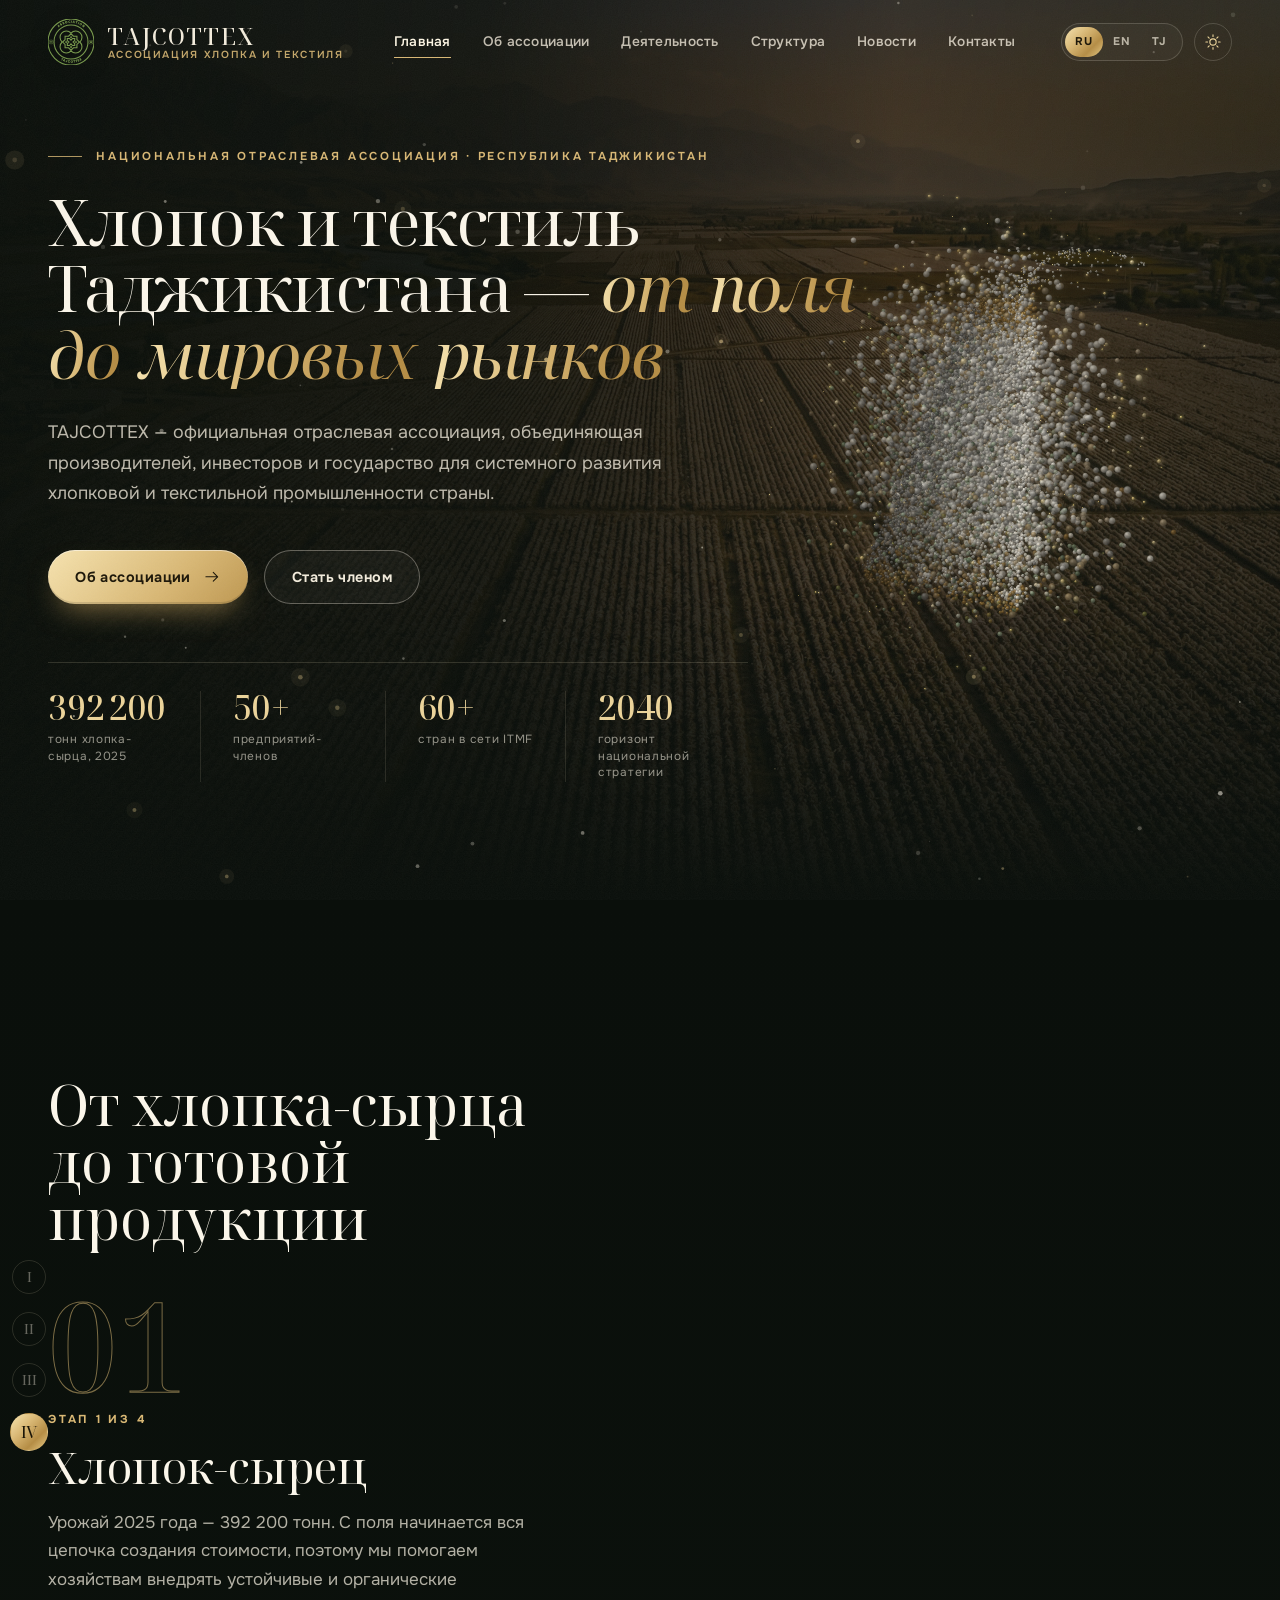
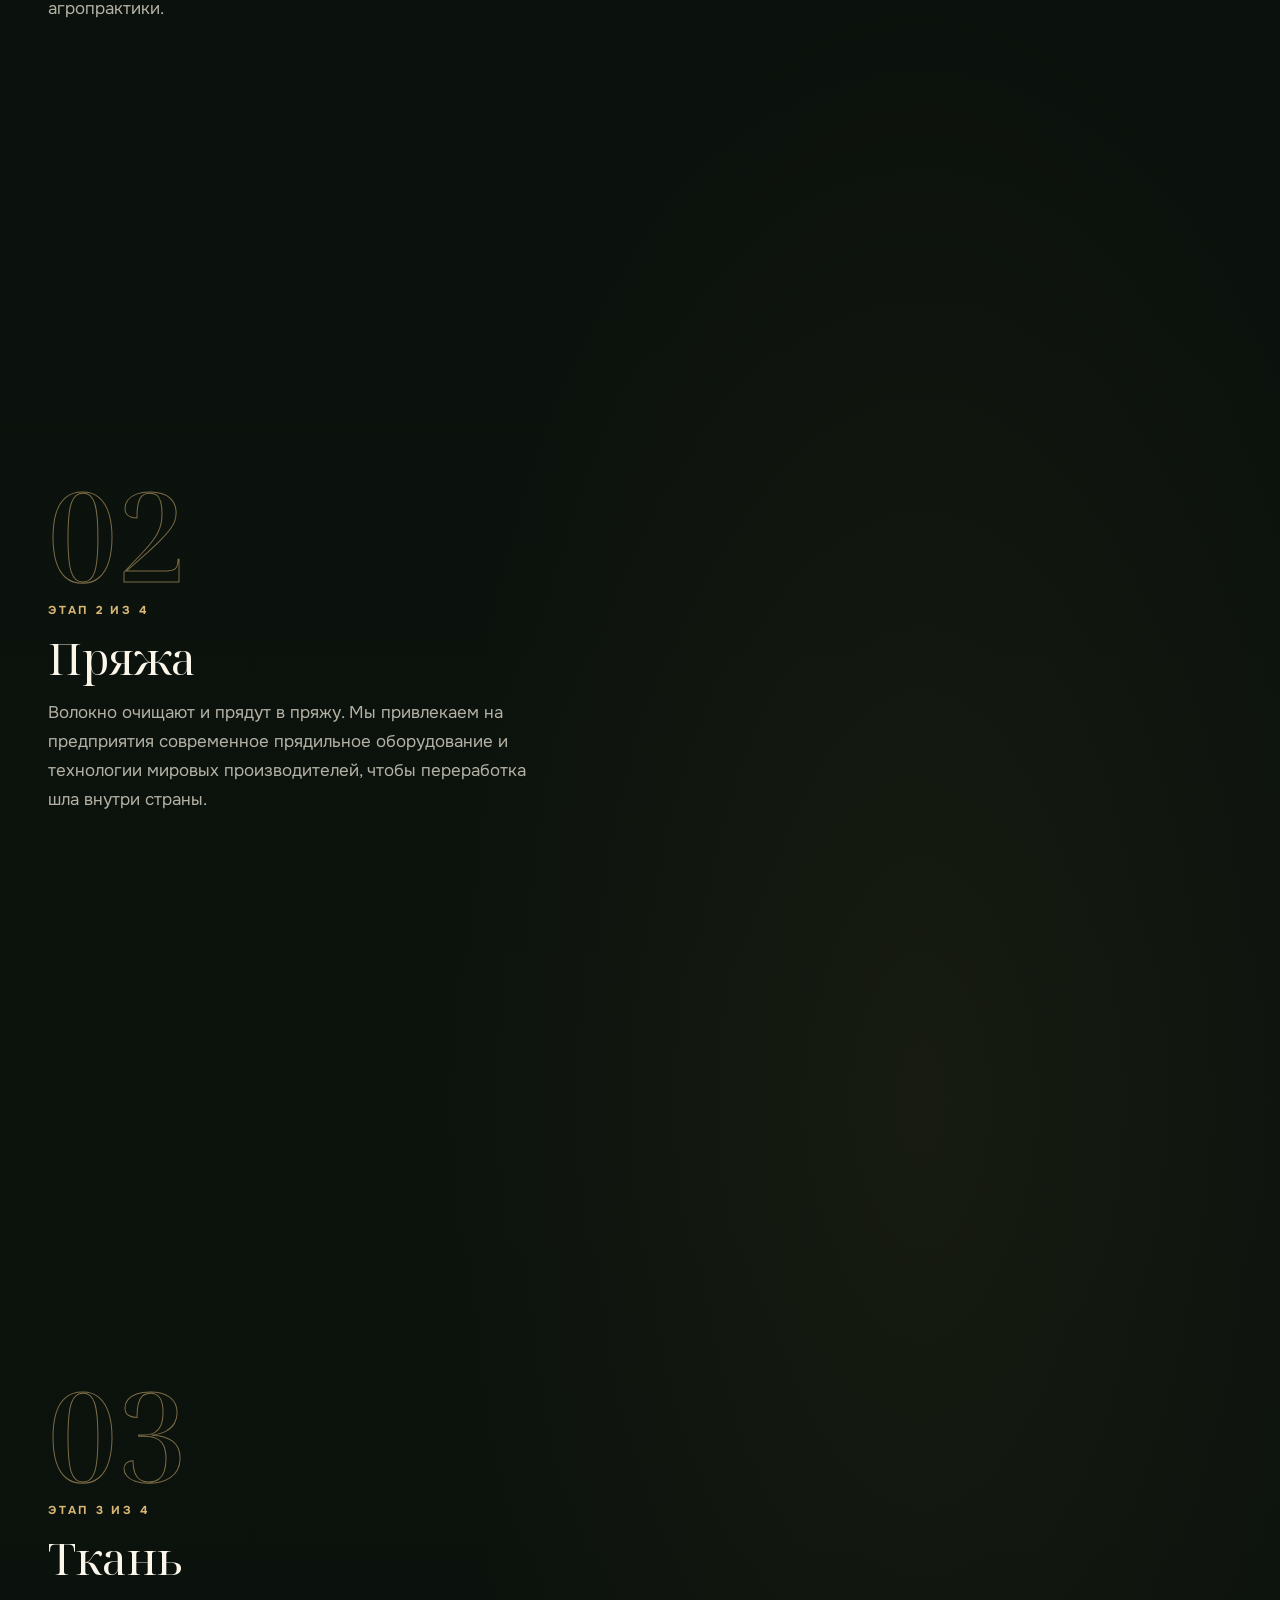
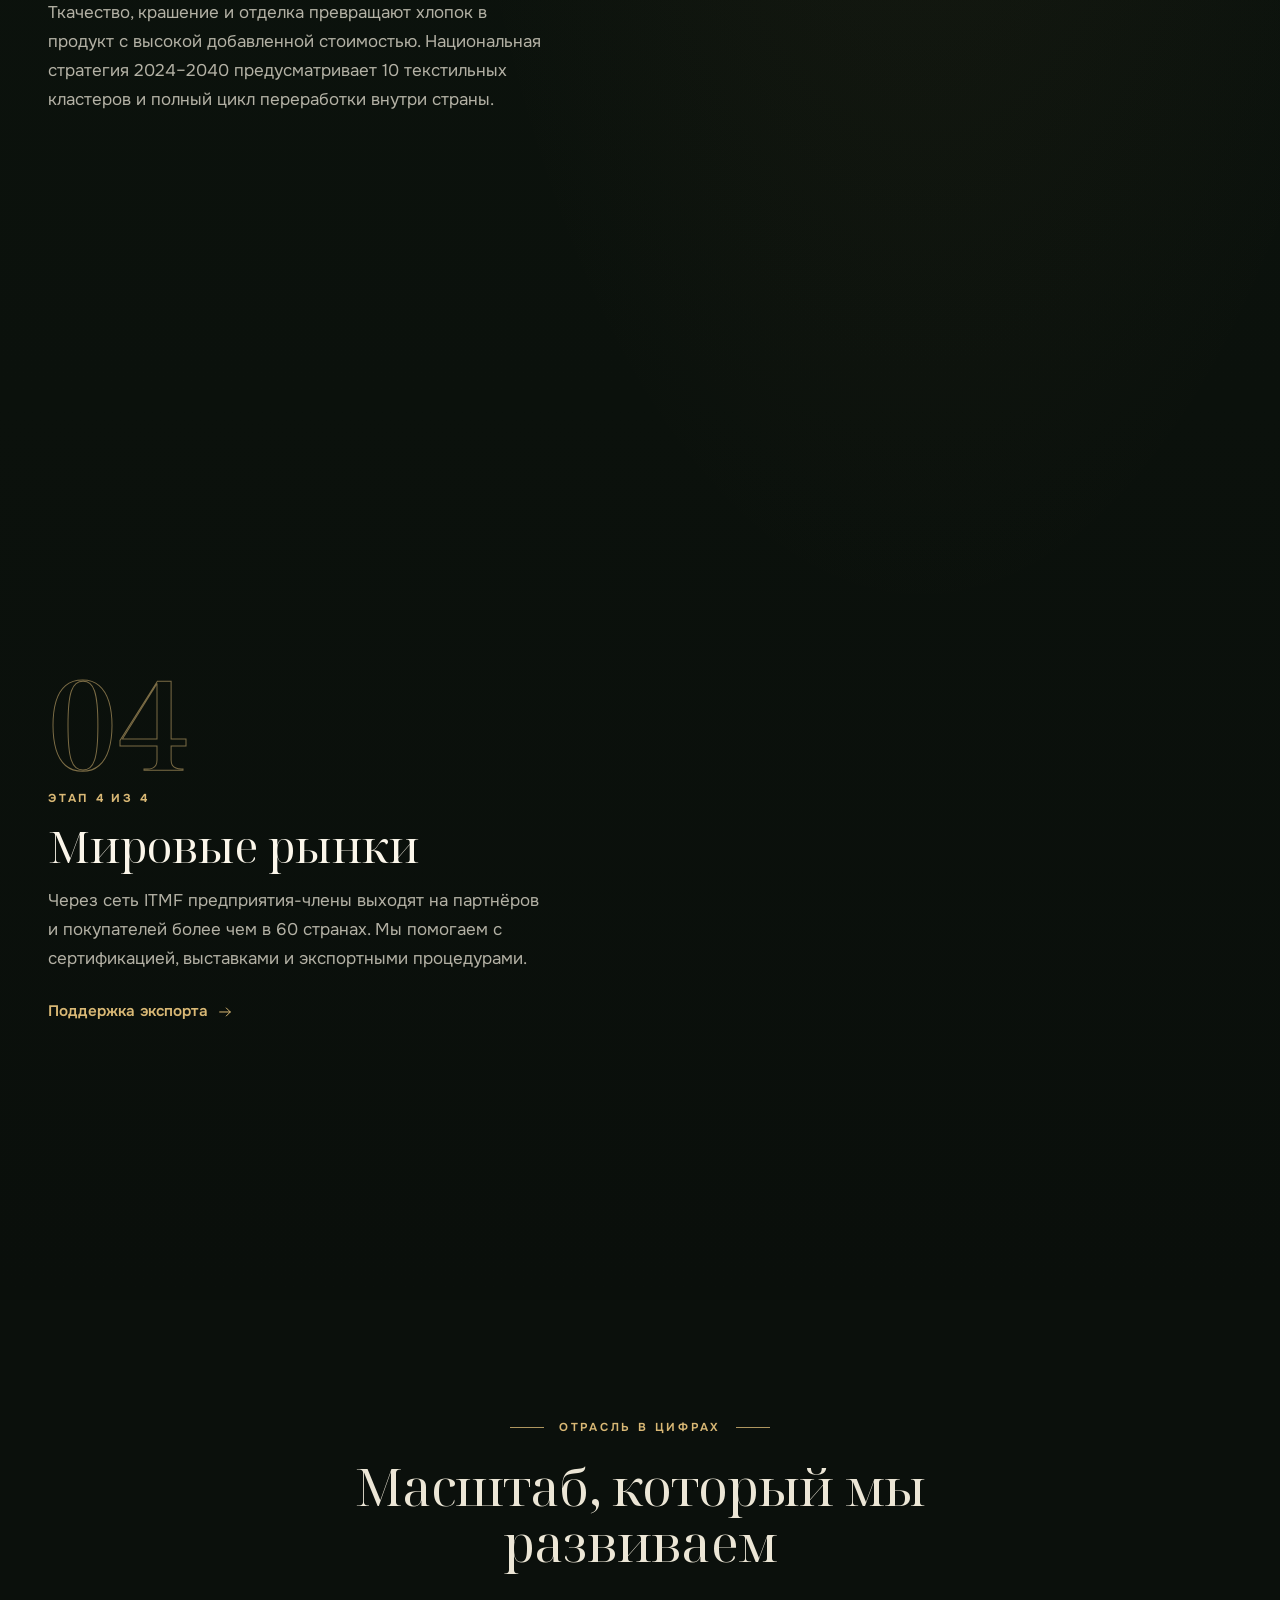
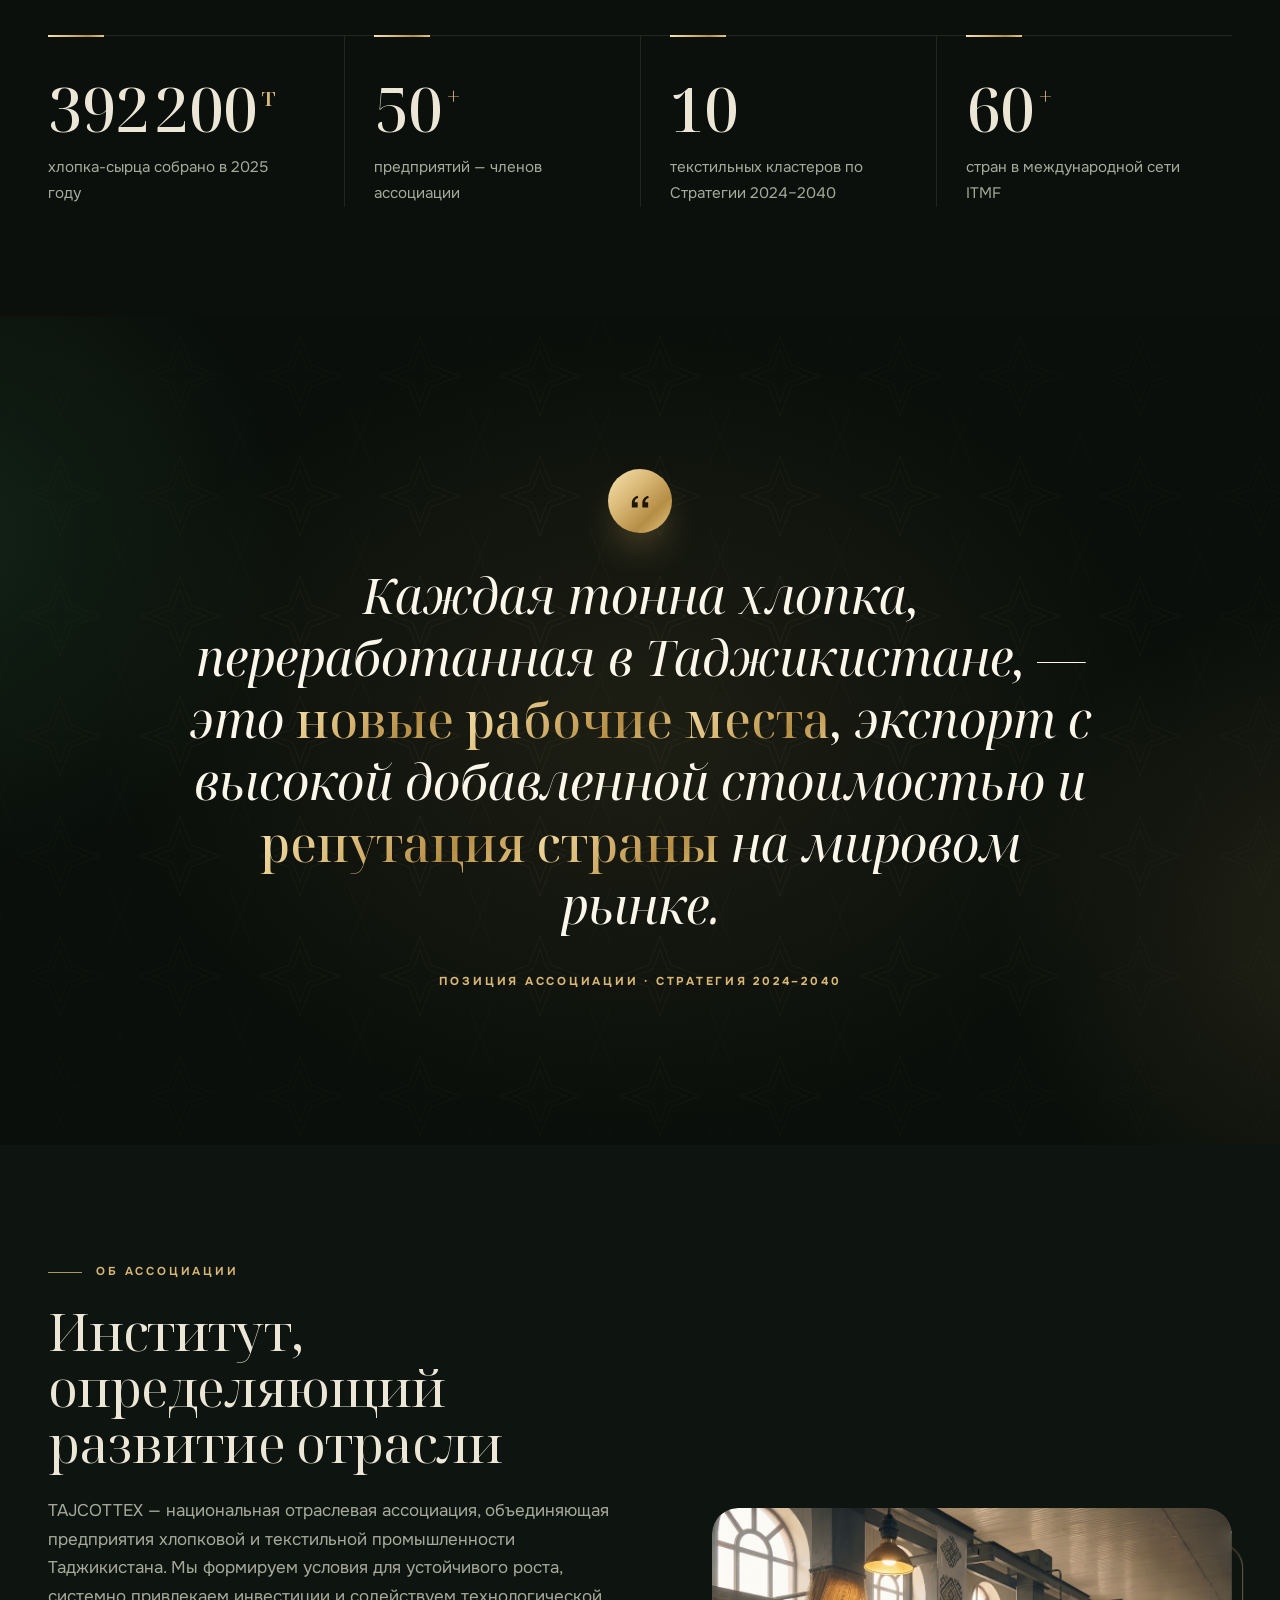
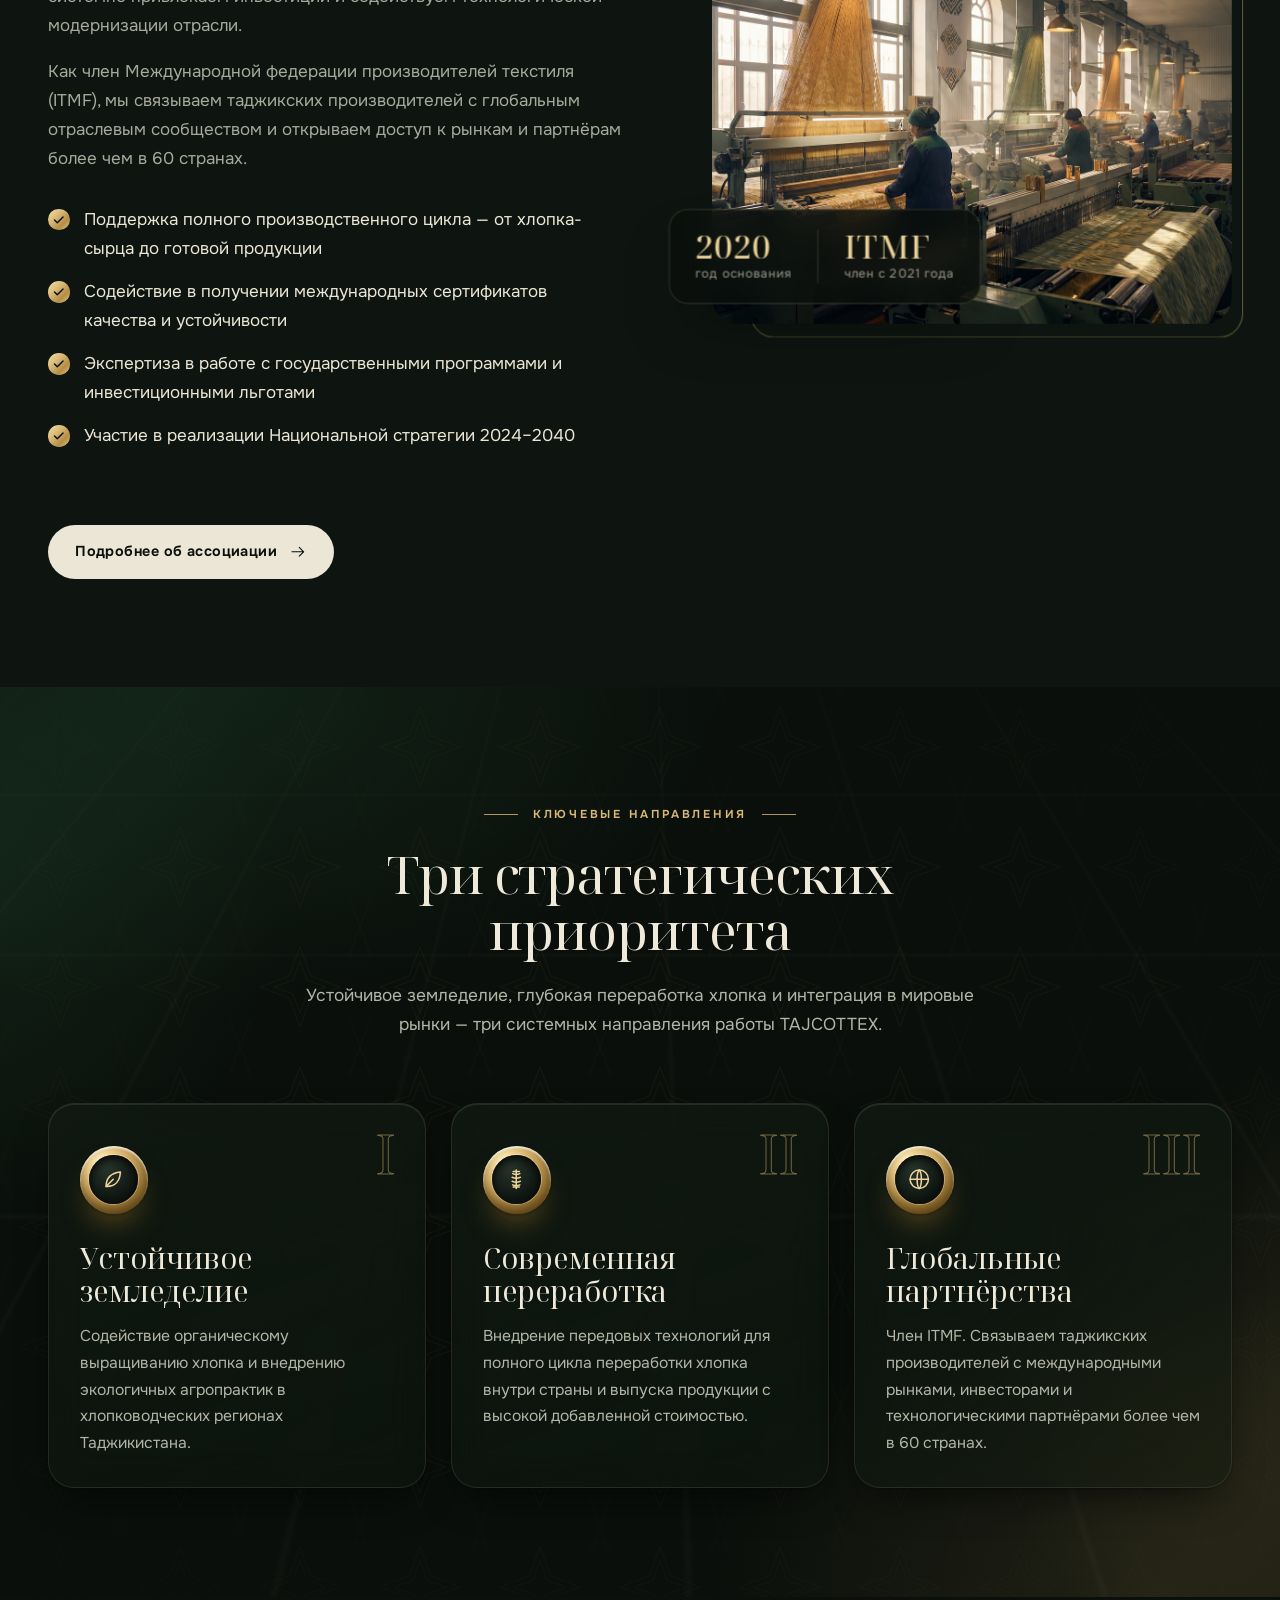
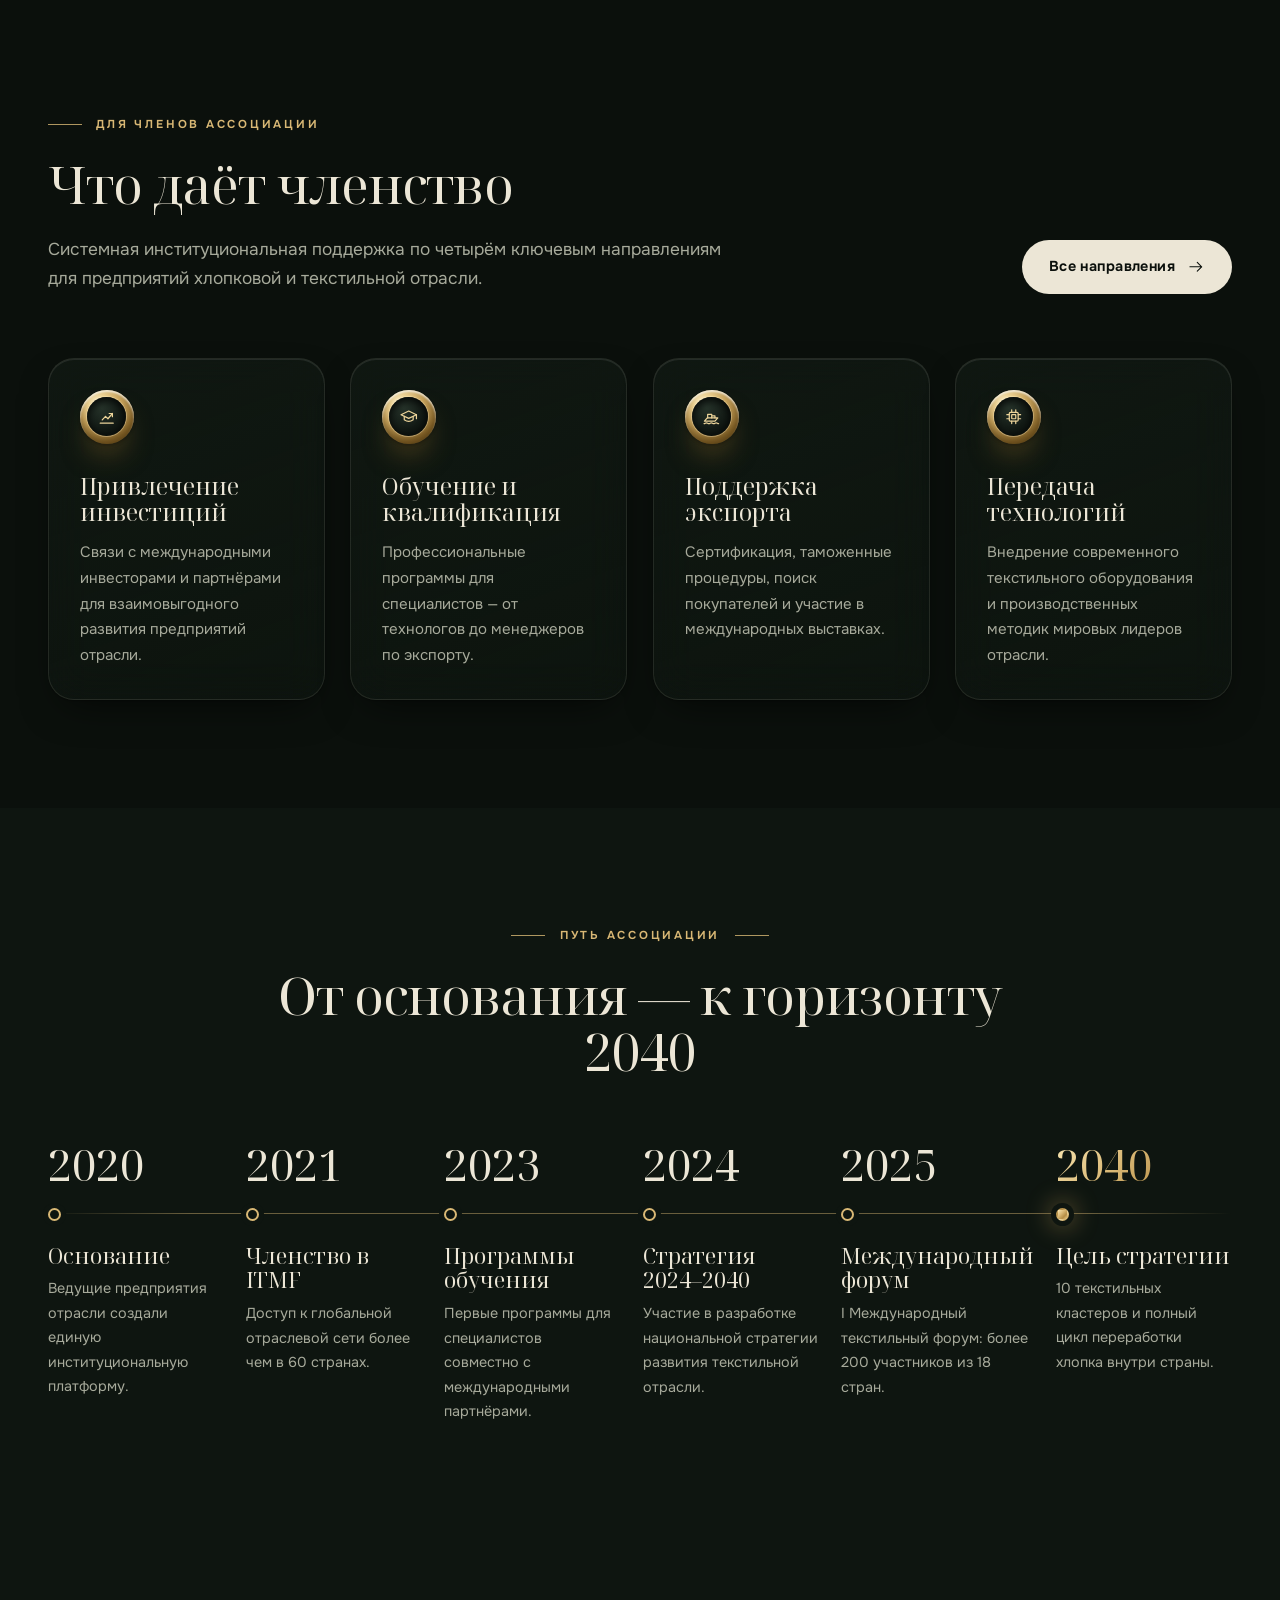
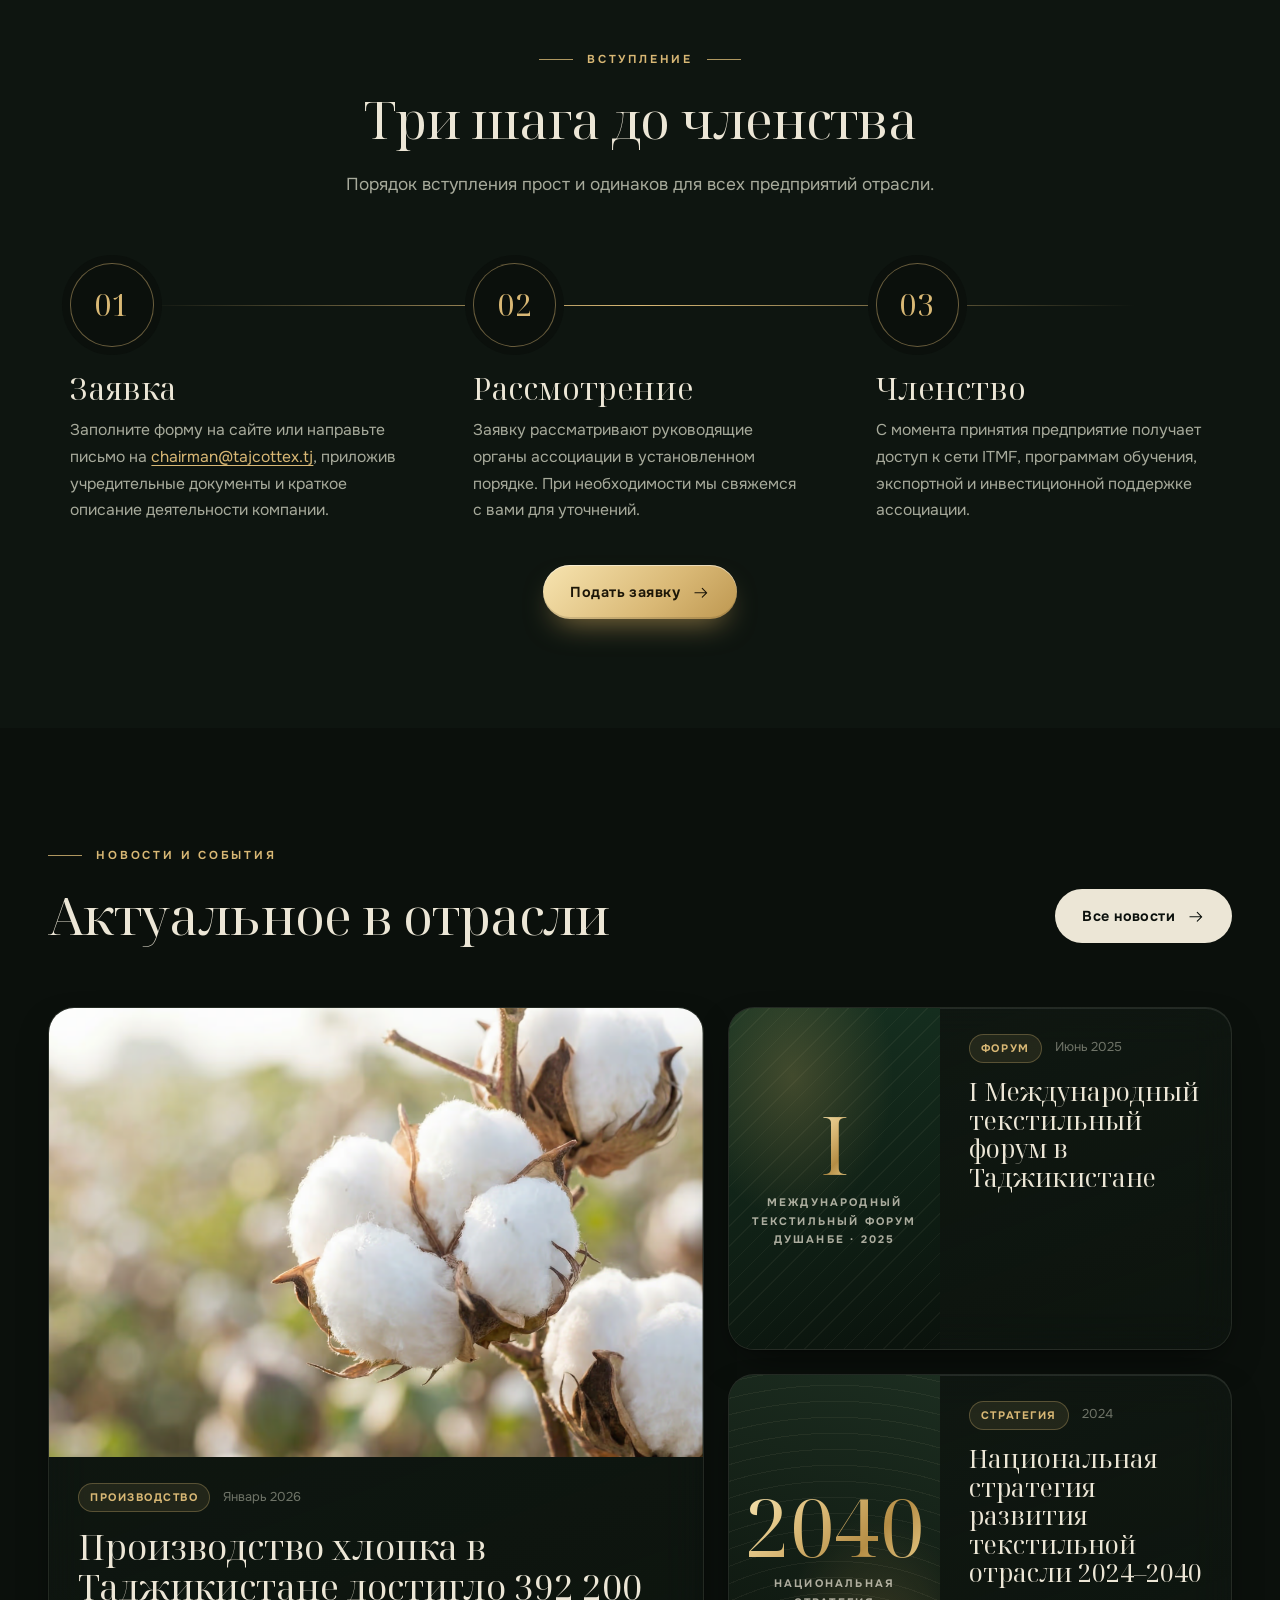
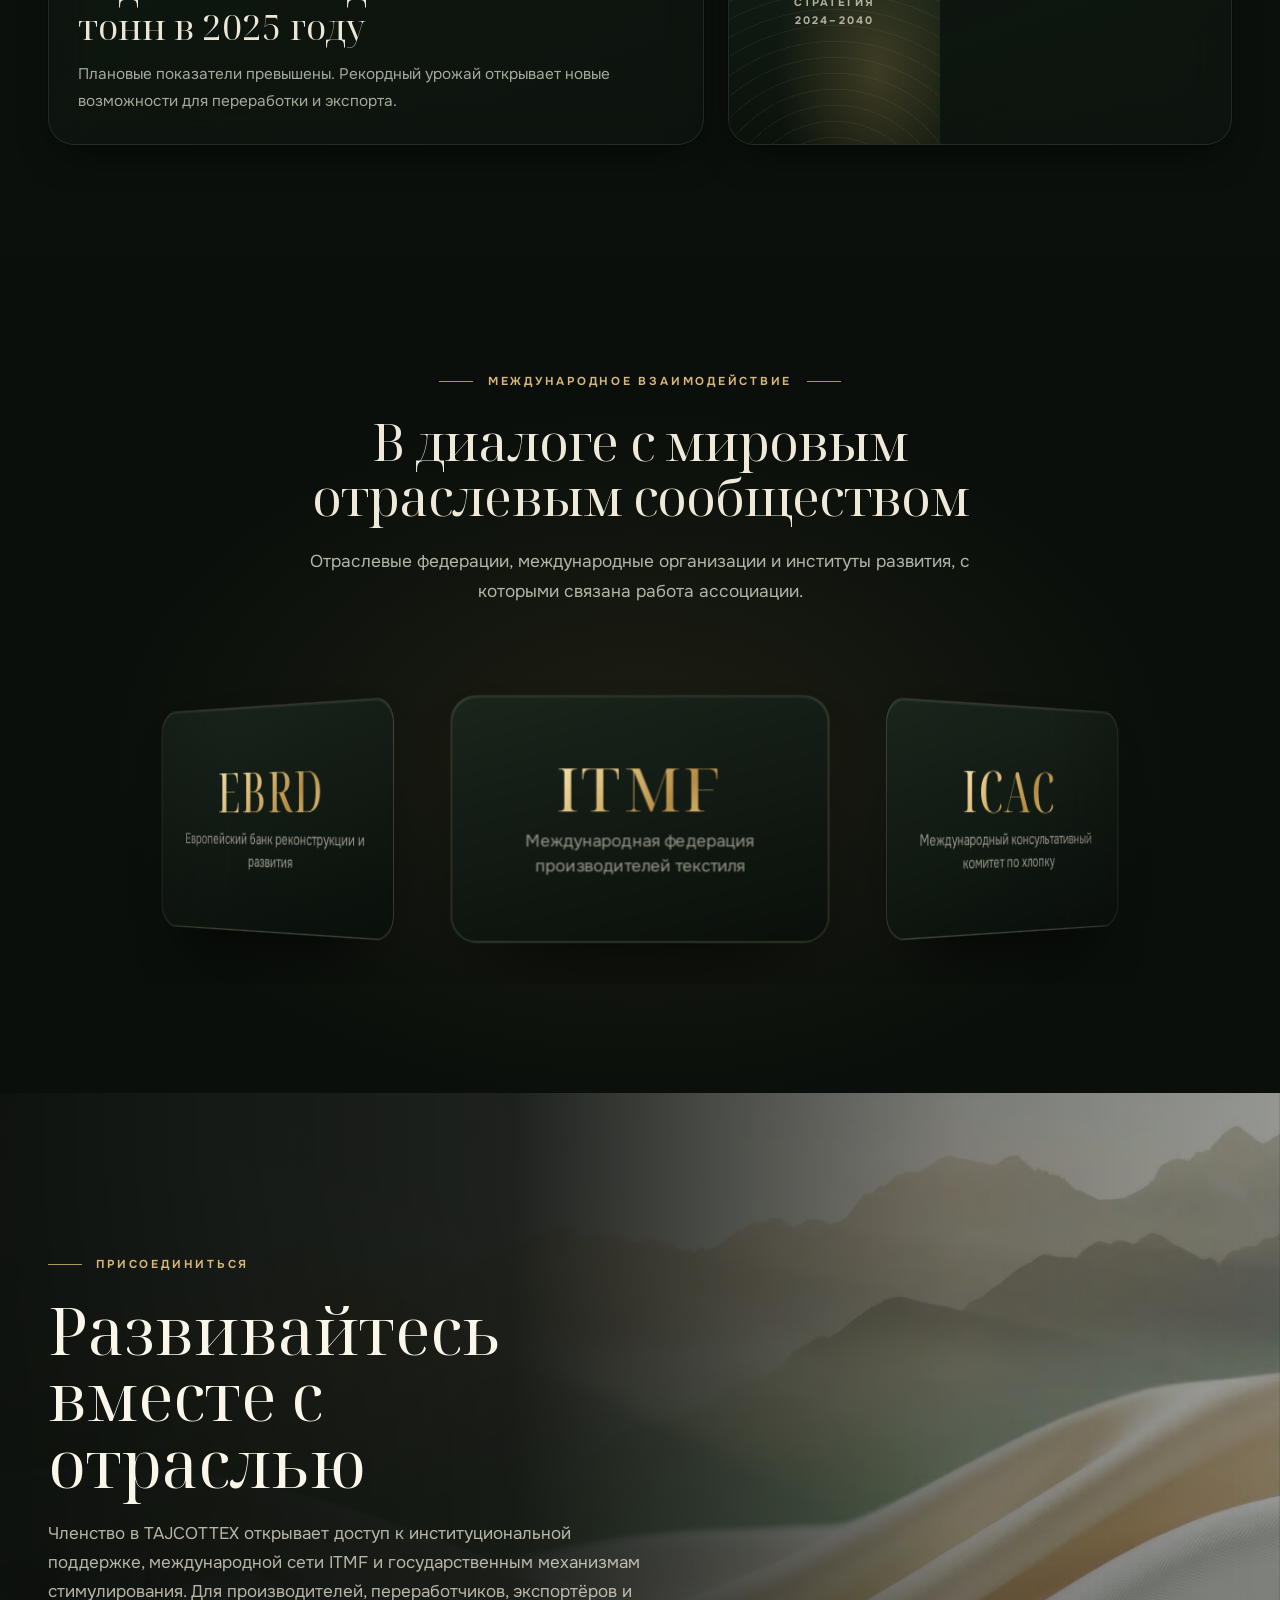
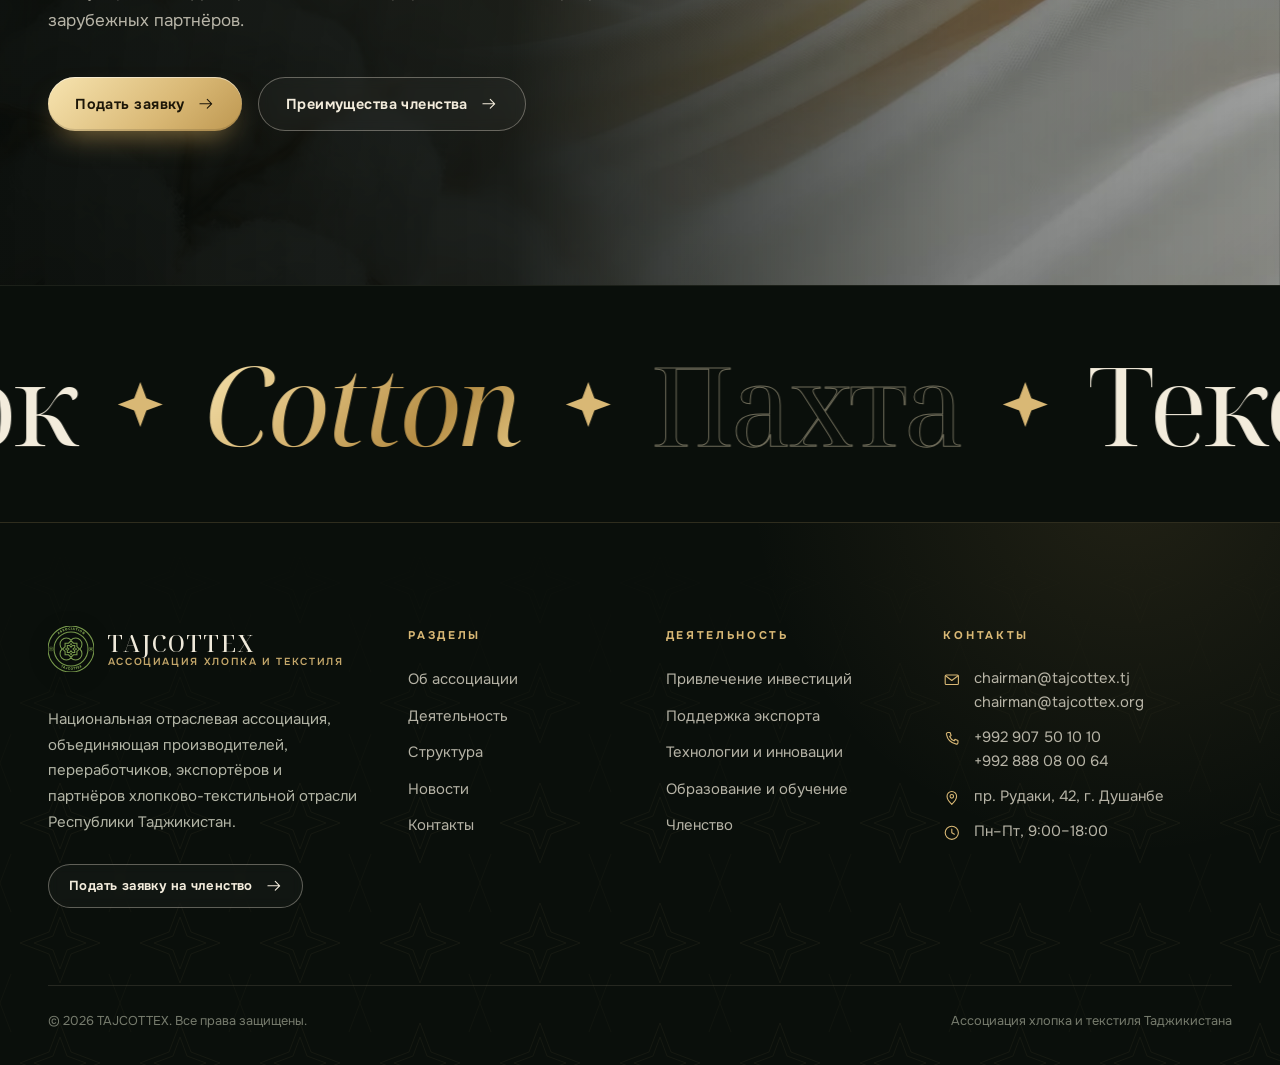
<file: index.html>
<!DOCTYPE html>
<html lang="ru" data-l="ru" data-theme="dark" data-title-ru="TAJCOTTEX — Национальная ассоциация хлопка и текстиля Таджикистана" data-title-en="TAJCOTTEX — National Cotton &amp; Textile Association of Tajikistan" data-title-tj="TAJCOTTEX — Ассотсиатсияи миллии пахта ва нассоҷии Тоҷикистон">
<head>
<meta charset="UTF-8">
<meta name="viewport" content="width=device-width, initial-scale=1">
<title>TAJCOTTEX — Национальная ассоциация хлопка и текстиля Таджикистана</title>
<meta name="description" content="TAJCOTTEX — официальная отраслевая ассоциация хлопковой и текстильной промышленности Таджикистана: инвестиции, экспорт, технологии, международное партнёрство.">
<meta name="theme-color" content="#0b100c">
<meta property="og:type" content="website">
<meta property="og:site_name" content="TAJCOTTEX">
<meta property="og:title" content="TAJCOTTEX — Национальная ассоциация хлопка и текстиля Таджикистана">
<meta property="og:description" content="TAJCOTTEX — официальная отраслевая ассоциация хлопковой и текстильной промышленности Таджикистана: инвестиции, экспорт, технологии, международное партнёрство.">
<link rel="icon" href="source/logo.svg" type="image/svg+xml">
<link rel="preload" href="fonts/noto-serif-display-cyrillic-400-normal.woff2" as="font" type="font/woff2" crossorigin>
<link rel="preload" href="fonts/onest-cyrillic-wght-normal.woff2" as="font" type="font/woff2" crossorigin>
<link rel="stylesheet" href="css/site.css">
<script>(function(h){try{h.setAttribute('data-theme','dark');var s=localStorage.getItem('tajcottex_theme');if(s==='dark'||s==='light')h.setAttribute('data-theme',s)}catch(e){}try{var m=document.cookie.match(/(?:^|; )tajcottex_lang=(ru|en|tj)(?:;|$)/);if(m){h.setAttribute('data-l',m[1]);h.lang=m[1]==='tj'?'tg':m[1]}}catch(e){}h.classList.add('js')})(document.documentElement)</script>
</head>
<body class="home">
<a class="skip" href="#main"><span data-lang="ru">Перейти к содержанию</span><span data-lang="en">Skip to content</span><span data-lang="tj">Гузаштан ба мундариҷа</span></a>
<div class="progress" aria-hidden="true"><span data-progress></span></div>
<header class="nav" data-nav>
  <div class="nav__in wrap">
    <a class="brand" href="index.html" aria-label="TAJCOTTEX"><img class="brand__mark" src="source/logo.svg" alt="" width="46" height="46"><span class="brand__text"><b>TAJCOTTEX</b><small><span data-lang="ru">Ассоциация хлопка и текстиля</span><span data-lang="en">Cotton &amp; Textile Association</span><span data-lang="tj">Ассотсиатсияи пахта ва нассоҷӣ</span></small></span></a>
    <nav class="menu" aria-label="Main"><a href="index.html" aria-current="page"><span data-lang="ru">Главная</span><span data-lang="en">Home</span><span data-lang="tj">Асосӣ</span></a><a href="about.html"><span data-lang="ru">Об ассоциации</span><span data-lang="en">About</span><span data-lang="tj">Дар бораи мо</span></a><a href="activities.html"><span data-lang="ru">Деятельность</span><span data-lang="en">Activities</span><span data-lang="tj">Фаъолият</span></a><a href="structure.html"><span data-lang="ru">Структура</span><span data-lang="en">Structure</span><span data-lang="tj">Сохтор</span></a><a href="news.html"><span data-lang="ru">Новости</span><span data-lang="en">News</span><span data-lang="tj">Хабарҳо</span></a><a href="contact.html"><span data-lang="ru">Контакты</span><span data-lang="en">Contact</span><span data-lang="tj">Тамос</span></a></nav>
    <div class="nav__tools">
      <div class="langs" role="group" aria-label="Language / Язык / Забон"><button type="button" data-lang-btn="ru" lang="ru" aria-label="Русский">RU</button><button type="button" data-lang-btn="en" lang="en" aria-label="English">EN</button><button type="button" data-lang-btn="tj" lang="tg" aria-label="Тоҷикӣ">TJ</button></div>
      <button type="button" class="theme-btn" data-theme-toggle aria-label="Theme"><svg class="ic ic--sun" width="24" height="24" viewBox="0 0 24 24" fill="none" stroke="currentColor" stroke-width="1.5" stroke-linecap="round" stroke-linejoin="round" aria-hidden="true" focusable="false"><circle cx="12" cy="12" r="4.2"/><path d="M12 2.5v2.2M12 19.3v2.2M2.5 12h2.2M19.3 12h2.2M5.3 5.3l1.6 1.6M17.1 17.1l1.6 1.6M5.3 18.7l1.6-1.6M17.1 6.9l1.6-1.6"/></svg><svg class="ic ic--moon" width="24" height="24" viewBox="0 0 24 24" fill="none" stroke="currentColor" stroke-width="1.5" stroke-linecap="round" stroke-linejoin="round" aria-hidden="true" focusable="false"><path d="M20.5 14.2A8.5 8.5 0 0 1 9.8 3.5a8.5 8.5 0 1 0 10.7 10.7z"/></svg></button>
      <button type="button" class="burger" data-burger aria-expanded="false" aria-controls="drawer" aria-label="Menu"><span></span><span></span></button>
    </div>
  </div>
</header>
<div class="drawer" id="drawer" data-drawer hidden>
  <nav class="drawer__links" aria-label="Mobile"><a href="index.html" aria-current="page"><span data-lang="ru">Главная</span><span data-lang="en">Home</span><span data-lang="tj">Асосӣ</span></a><a href="about.html"><span data-lang="ru">Об ассоциации</span><span data-lang="en">About</span><span data-lang="tj">Дар бораи мо</span></a><a href="activities.html"><span data-lang="ru">Деятельность</span><span data-lang="en">Activities</span><span data-lang="tj">Фаъолият</span></a><a href="structure.html"><span data-lang="ru">Структура</span><span data-lang="en">Structure</span><span data-lang="tj">Сохтор</span></a><a href="news.html"><span data-lang="ru">Новости</span><span data-lang="en">News</span><span data-lang="tj">Хабарҳо</span></a><a href="contact.html"><span data-lang="ru">Контакты</span><span data-lang="en">Contact</span><span data-lang="tj">Тамос</span></a></nav>
  <div class="drawer__foot"><div class="langs" role="group" aria-label="Language / Язык / Забон"><button type="button" data-lang-btn="ru" lang="ru" aria-label="Русский">RU</button><button type="button" data-lang-btn="en" lang="en" aria-label="English">EN</button><button type="button" data-lang-btn="tj" lang="tg" aria-label="Тоҷикӣ">TJ</button></div><a href="mailto:chairman@tajcottex.tj">chairman@tajcottex.tj</a></div>
</div>
<main id="main">
<div class="scene" data-scene="cotton,yarn,fabric,globe">
  <div class="scene__layer" aria-hidden="true"><canvas class="scene-canvas"></canvas></div>
<div class="story stage">
  <section class="hero" aria-labelledby="hero-title" data-dust="80" data-stage="0">
    <img class="hero__img" src="source/hero-cotton-fields.avif" alt="" aria-hidden="true" fetchpriority="high">
    <div class="hero__veil" aria-hidden="true"></div>
    <div class="wrap hero__in">
      <p class="kicker kicker--light hero__kick"><span data-lang="ru">Национальная отраслевая ассоциация · Республика Таджикистан</span><span data-lang="en">National industry association · Republic of Tajikistan</span><span data-lang="tj">Ассотсиатсияи миллии соҳавӣ · Ҷумҳурии Тоҷикистон</span></p>
      <h1 class="hero__title" id="hero-title"><span data-lang="ru">Хлопок и текстиль Таджикистана — <em>от поля до мировых рынков</em></span><span data-lang="en">Tajikistan’s cotton and textiles — <em>from field to global markets</em></span><span data-lang="tj">Пахта ва нассоҷии Тоҷикистон — <em>аз саҳро то бозорҳои ҷаҳонӣ</em></span></h1>
      <p class="hero__lead"><span data-lang="ru">TAJCOTTEX — официальная отраслевая ассоциация, объединяющая производителей, инвесторов и государство для системного развития хлопковой и текстильной промышленности страны.</span><span data-lang="en">TAJCOTTEX is the official industry association uniting producers, investors and government for the systematic development of the country’s cotton and textile industry.</span><span data-lang="tj">TAJCOTTEX — ассотсиатсияи расмии соҳавӣ, ки истеҳсолкунандагон, сармоягузорон ва давлатро барои рушди низомноки саноати пахта ва нассоҷии кишвар муттаҳид мекунад.</span></p>
      <div class="hero__actions">
        <a class="btn btn--gold" href="about.html"><span class="btn__label"><span data-lang="ru">Об ассоциации</span><span data-lang="en">About the association</span><span data-lang="tj">Дар бораи ассотсиатсия</span></span><svg class="ic btn__ic" width="24" height="24" viewBox="0 0 24 24" fill="none" stroke="currentColor" stroke-width="1.5" stroke-linecap="round" stroke-linejoin="round" aria-hidden="true" focusable="false"><path d="M4 12h16M14 6l6 6-6 6"/></svg></a>
        <a class="btn btn--line" href="contact.html"><span class="btn__label"><span data-lang="ru">Стать членом</span><span data-lang="en">Become a member</span><span data-lang="tj">Аъзо шудан</span></span></a>
      </div>
      <dl class="hero__facts">
        <div><dt>392&#8239;200</dt><dd><span data-lang="ru">тонн хлопка-сырца, 2025</span><span data-lang="en">tons of raw cotton, 2025</span><span data-lang="tj">тонна пахтаи хом, 2025</span></dd></div>
        <div><dt>50+</dt><dd><span data-lang="ru">предприятий-членов</span><span data-lang="en">member companies</span><span data-lang="tj">корхонаҳои аъзо</span></dd></div>
        <div><dt>60+</dt><dd><span data-lang="ru">стран в сети ITMF</span><span data-lang="en">countries in the ITMF network</span><span data-lang="tj">кишвар дар шабакаи ITMF</span></dd></div>
        <div><dt>2040</dt><dd><span data-lang="ru">горизонт национальной стратегии</span><span data-lang="en">national strategy horizon</span><span data-lang="tj">уфуқи стратегияи миллӣ</span></dd></div>
      </dl>
    </div>
    <a class="hero__scroll" href="#cycle-title"><span data-lang="ru">Путь хлопка</span><span data-lang="en">The cotton journey</span><span data-lang="tj">Роҳи пахта</span><span aria-hidden="true"></span></a>
  </section>

  <section class="cycle" aria-labelledby="cycle-title">
    <ol class="cycle__rail" aria-hidden="true"><li>I</li><li>II</li><li>III</li><li>IV</li></ol>
    <article class="cycle__step" data-step="0" data-stage="0">
  <div class="wrap">
    <div class="cycle__card">
      <h2 class="cycle__title" id="cycle-title"><span data-lang="ru">От хлопка-сырца до готовой продукции</span><span data-lang="en">From raw cotton to finished goods</span><span data-lang="tj">Аз пахтаи хом то маҳсулоти тайёр</span></h2>
      <p class="cycle__num" aria-hidden="true">01</p>
      <p class="cycle__stage"><span data-lang="ru">Этап 1 из 4</span><span data-lang="en">Stage 1 of 4</span><span data-lang="tj">Марҳилаи 1 аз 4</span></p>
      <h3 class="cycle__h"><span data-lang="ru">Хлопок-сырец</span><span data-lang="en">Raw cotton</span><span data-lang="tj">Пахтаи хом</span></h3>
      <p class="cycle__p"><span data-lang="ru">Урожай 2025 года — 392 200 тонн. С поля начинается вся цепочка создания стоимости, поэтому мы помогаем хозяйствам внедрять устойчивые и органические агропрактики.</span><span data-lang="en">The 2025 harvest reached 392,200 tons. The whole value chain starts in the field, so we help farms adopt sustainable and organic practices.</span><span data-lang="tj">Ҳосили соли 2025 ба 392 200 тонна расид. Тамоми занҷираи арзиш аз саҳро оғоз мешавад, бинобар ин мо ба хоҷагиҳо дар ҷорӣ намудани амалияҳои устувор ва органикӣ кумак мекунем.</span></p>
      
    </div>
  </div>
</article>
    <article class="cycle__step" data-step="1" data-stage="1">
  <div class="wrap">
    <div class="cycle__card">
      
      <p class="cycle__num" aria-hidden="true">02</p>
      <p class="cycle__stage"><span data-lang="ru">Этап 2 из 4</span><span data-lang="en">Stage 2 of 4</span><span data-lang="tj">Марҳилаи 2 аз 4</span></p>
      <h3 class="cycle__h"><span data-lang="ru">Пряжа</span><span data-lang="en">Yarn</span><span data-lang="tj">Ресмон</span></h3>
      <p class="cycle__p"><span data-lang="ru">Волокно очищают и прядут в пряжу. Мы привлекаем на предприятия современное прядильное оборудование и технологии мировых производителей, чтобы переработка шла внутри страны.</span><span data-lang="en">Fibre is cleaned and spun into yarn. We bring modern spinning equipment and technology from global manufacturers so processing happens at home.</span><span data-lang="tj">Нахро тоза карда, ресида, ресмон тайёр мекунанд. Мо таҷҳизот ва технологияҳои муосири ресандагиро аз истеҳсолкунандагони ҷаҳонӣ ба корхонаҳо ҷалб мекунем, то коркард дар дохили кишвар сурат гирад.</span></p>
      
    </div>
  </div>
</article>
    <article class="cycle__step" data-step="2" data-stage="2">
  <div class="wrap">
    <div class="cycle__card">
      
      <p class="cycle__num" aria-hidden="true">03</p>
      <p class="cycle__stage"><span data-lang="ru">Этап 3 из 4</span><span data-lang="en">Stage 3 of 4</span><span data-lang="tj">Марҳилаи 3 аз 4</span></p>
      <h3 class="cycle__h"><span data-lang="ru">Ткань</span><span data-lang="en">Fabric</span><span data-lang="tj">Матоъ</span></h3>
      <p class="cycle__p"><span data-lang="ru">Ткачество, крашение и отделка превращают хлопок в продукт с высокой добавленной стоимостью. Национальная стратегия 2024–2040 предусматривает 10 текстильных кластеров и полный цикл переработки внутри страны.</span><span data-lang="en">Weaving, dyeing and finishing turn cotton into a high-value product. The National Strategy 2024–2040 plans 10 textile clusters and full domestic processing.</span><span data-lang="tj">Бофандагӣ, рангкунӣ ва коркарди ниҳоӣ пахтаро ба маҳсулоти дорои арзиши иловагии баланд табдил медиҳанд. Стратегияи миллии 2024–2040 таъсиси 10 кластери нассоҷӣ ва коркарди пурраи дохилиро пешбинӣ мекунад.</span></p>
      
    </div>
  </div>
</article>
    <article class="cycle__step" data-step="3" data-stage="3">
  <div class="wrap">
    <div class="cycle__card">
      
      <p class="cycle__num" aria-hidden="true">04</p>
      <p class="cycle__stage"><span data-lang="ru">Этап 4 из 4</span><span data-lang="en">Stage 4 of 4</span><span data-lang="tj">Марҳилаи 4 аз 4</span></p>
      <h3 class="cycle__h"><span data-lang="ru">Мировые рынки</span><span data-lang="en">Global markets</span><span data-lang="tj">Бозорҳои ҷаҳонӣ</span></h3>
      <p class="cycle__p"><span data-lang="ru">Через сеть ITMF предприятия-члены выходят на партнёров и покупателей более чем в 60 странах. Мы помогаем с сертификацией, выставками и экспортными процедурами.</span><span data-lang="en">Through the ITMF network, member companies reach partners and buyers in more than 60 countries. We help with certification, trade fairs and export procedures.</span><span data-lang="tj">Тавассути шабакаи ITMF ширкатҳои аъзо бо шарикон ва харидорон дар зиёда аз 60 кишвар робита пайдо мекунанд. Мо дар сертификатсия, намоишгоҳҳо ва расмиёти содирот кумак мекунем.</span></p>
      <a class="link" href="activities.html"><span data-lang="ru">Поддержка экспорта</span><span data-lang="en">Export support</span><span data-lang="tj">Дастгирии содирот</span><svg class="ic" width="24" height="24" viewBox="0 0 24 24" fill="none" stroke="currentColor" stroke-width="1.5" stroke-linecap="round" stroke-linejoin="round" aria-hidden="true" focusable="false"><path d="M4 12h16M14 6l6 6-6 6"/></svg></a>
    </div>
  </div>
</article>
  </section>
</div>
<section class="figures section" aria-labelledby="fig-title">
  <div class="wrap">
    <header class="shead shead--center  rv">
  <p class="kicker"><span data-lang="ru">Отрасль в цифрах</span><span data-lang="en">The industry in numbers</span><span data-lang="tj">Соҳа дар рақамҳо</span></p>
  <h2 class="shead__title"><span data-lang="ru">Масштаб, который мы развиваем</span><span data-lang="en">The scale we are building on</span><span data-lang="tj">Миқёсе, ки мо рушд медиҳем</span></h2>
  
</header>
    <div class="figs">
      <div class="fig  rv">
  <div class="fig__num"><span data-count="392200">392&#8239;200</span><sup><span data-lang="ru">т</span><span data-lang="en">t</span><span data-lang="tj">т</span></sup></div>
  <p class="fig__lab"><span data-lang="ru">хлопка-сырца собрано в 2025 году</span><span data-lang="en">tons of raw cotton harvested in 2025</span><span data-lang="tj">пахтаи хом дар соли 2025 ҷамъоварӣ шуд</span></p>
</div>
      <div class="fig  rv">
  <div class="fig__num"><span data-count="50">50</span><sup>+</sup></div>
  <p class="fig__lab"><span data-lang="ru">предприятий — членов ассоциации</span><span data-lang="en">member enterprises of the association</span><span data-lang="tj">корхона — аъзои ассотсиатсия</span></p>
</div>
      <div class="fig  rv">
  <div class="fig__num"><span data-count="10">10</span><sup></sup></div>
  <p class="fig__lab"><span data-lang="ru">текстильных кластеров по Стратегии 2024–2040</span><span data-lang="en">textile clusters under the 2024–2040 Strategy</span><span data-lang="tj">кластери нассоҷӣ тибқи Стратегияи 2024–2040</span></p>
</div>
      <div class="fig  rv">
  <div class="fig__num"><span data-count="60">60</span><sup>+</sup></div>
  <p class="fig__lab"><span data-lang="ru">стран в международной сети ITMF</span><span data-lang="en">countries in the international ITMF network</span><span data-lang="tj">кишвар дар шабакаи байналмилалии ITMF</span></p>
</div>
    </div>
  </div>
</section>
<section class="manifesto stage" aria-label="Манифест" data-dust="50" data-stage="0" data-place="back">
  <div class="aurora" aria-hidden="true"></div>
  <div class="wrap manifesto__in rv">
    <div class="manifesto__mark" aria-hidden="true"><svg class="ic" width="24" height="24" viewBox="0 0 24 24" fill="none" stroke="currentColor" stroke-width="1.5" stroke-linecap="round" stroke-linejoin="round" aria-hidden="true" focusable="false"><path d="M10 7.5C6.5 8.5 5 11 5 14v3.5h5V13H7.4c.2-2 1.2-3.2 3.1-3.8zM19 7.5c-3.5 1-5 3.5-5 6.5v3.5h5V13h-2.6c.2-2 1.2-3.2 3.1-3.8z"/></svg></div>
    <p class="manifesto__text"><span data-lang="ru">Каждая тонна хлопка, переработанная в Таджикистане, — это <strong>новые рабочие места</strong>, экспорт с высокой добавленной стоимостью и <strong>репутация страны</strong> на мировом рынке.</span><span data-lang="en">Every ton of cotton processed in Tajikistan means <strong>new jobs</strong>, high value-added exports and the <strong>country’s reputation</strong> on the world market.</span><span data-lang="tj">Ҳар як тонна пахтае, ки дар Тоҷикистон коркард мешавад, — ин <strong>ҷойҳои нави корӣ</strong>, содироти дорои арзиши иловагии баланд ва <strong>обрӯи кишвар</strong> дар бозори ҷаҳонӣ аст.</span></p>
    <p class="manifesto__by"><span data-lang="ru">Позиция ассоциации · Стратегия 2024–2040</span><span data-lang="en">The association’s position · Strategy 2024–2040</span><span data-lang="tj">Мавқеи ассотсиатсия · Стратегияи 2024–2040</span></p>
  </div>
</section>
<section class="section section--alt" aria-labelledby="about-title">
  <div class="wrap split">
    <div class="split__text rv">
      <p class="kicker"><span data-lang="ru">Об ассоциации</span><span data-lang="en">About us</span><span data-lang="tj">Дар бораи мо</span></p>
      <h2 class="shead__title" id="about-title"><span data-lang="ru">Институт, определяющий развитие отрасли</span><span data-lang="en">An institution shaping the industry</span><span data-lang="tj">Институте, ки рушди соҳаро муайян мекунад</span></h2>
      <p class="prose"><span data-lang="ru">TAJCOTTEX — национальная отраслевая ассоциация, объединяющая предприятия хлопковой и текстильной промышленности Таджикистана. Мы формируем условия для устойчивого роста, системно привлекаем инвестиции и содействуем технологической модернизации отрасли.</span><span data-lang="en">TAJCOTTEX is the national industry association uniting Tajikistan’s cotton and textile enterprises. We build conditions for sustainable growth, attract investment systematically and support the technological modernisation of the sector.</span><span data-lang="tj">TAJCOTTEX ассотсиатсияи миллии соҳавӣ буда, корхонаҳои саноати пахта ва нассоҷии Тоҷикистонро муттаҳид мекунад. Мо барои рушди устувор шароит фароҳам меорем, сармояро мунтазам ҷалб мекунем ва ба навсозии технологии соҳа мусоидат менамоем.</span></p>
      <p class="prose"><span data-lang="ru">Как член Международной федерации производителей текстиля (ITMF), мы связываем таджикских производителей с глобальным отраслевым сообществом и открываем доступ к рынкам и партнёрам более чем в 60 странах.</span><span data-lang="en">As a member of the International Textile Manufacturers Federation (ITMF), we connect Tajik producers with the global industry community and open access to markets and partners in more than 60 countries.</span><span data-lang="tj">Ҳамчун узви Федератсияи байналмилалии истеҳсолкунандагони нассоҷӣ (ITMF), мо истеҳсолкунандагони тоҷикро бо ҷомеаи ҷаҳонии соҳа мепайвандем ва дастрасӣ ба бозорҳо ва шариконро дар зиёда аз 60 кишвар мекушоем.</span></p>
      <ul class="ticks">
        <li><svg class="ic" width="24" height="24" viewBox="0 0 24 24" fill="none" stroke="currentColor" stroke-width="1.5" stroke-linecap="round" stroke-linejoin="round" aria-hidden="true" focusable="false"><path d="M5 12.5l4.5 4.5L19 7.5"/></svg><span data-lang="ru">Поддержка полного производственного цикла — от хлопка-сырца до готовой продукции</span><span data-lang="en">Support for the full production cycle — from raw cotton to finished goods</span><span data-lang="tj">Дастгирии давраи пурраи истеҳсолот — аз пахтаи хом то маҳсулоти тайёр</span></li>
        <li><svg class="ic" width="24" height="24" viewBox="0 0 24 24" fill="none" stroke="currentColor" stroke-width="1.5" stroke-linecap="round" stroke-linejoin="round" aria-hidden="true" focusable="false"><path d="M5 12.5l4.5 4.5L19 7.5"/></svg><span data-lang="ru">Содействие в получении международных сертификатов качества и устойчивости</span><span data-lang="en">Assistance with international quality and sustainability certification</span><span data-lang="tj">Мусоидат дар гирифтани сертификатҳои байналмилалии сифат ва устуворӣ</span></li>
        <li><svg class="ic" width="24" height="24" viewBox="0 0 24 24" fill="none" stroke="currentColor" stroke-width="1.5" stroke-linecap="round" stroke-linejoin="round" aria-hidden="true" focusable="false"><path d="M5 12.5l4.5 4.5L19 7.5"/></svg><span data-lang="ru">Экспертиза в работе с государственными программами и инвестиционными льготами</span><span data-lang="en">Expertise in state programmes and investment incentives</span><span data-lang="tj">Таҷриба дар кор бо барномаҳои давлатӣ ва имтиёзҳои сармоягузорӣ</span></li>
        <li><svg class="ic" width="24" height="24" viewBox="0 0 24 24" fill="none" stroke="currentColor" stroke-width="1.5" stroke-linecap="round" stroke-linejoin="round" aria-hidden="true" focusable="false"><path d="M5 12.5l4.5 4.5L19 7.5"/></svg><span data-lang="ru">Участие в реализации Национальной стратегии 2024–2040</span><span data-lang="en">Participation in implementing the National Strategy 2024–2040</span><span data-lang="tj">Иштирок дар амалисозии Стратегияи миллии 2024–2040</span></li>
      </ul>
      <a class="btn btn--ink" href="about.html"><span class="btn__label"><span data-lang="ru">Подробнее об ассоциации</span><span data-lang="en">More about the association</span><span data-lang="tj">Бештар дар бораи ассотсиатсия</span></span><svg class="ic btn__ic" width="24" height="24" viewBox="0 0 24 24" fill="none" stroke="currentColor" stroke-width="1.5" stroke-linecap="round" stroke-linejoin="round" aria-hidden="true" focusable="false"><path d="M4 12h16M14 6l6 6-6 6"/></svg></a>
    </div>
    <figure class="frame rv" data-tilt>
      <div class="frame__back" aria-hidden="true"></div>
      <img class="frame__img" src="source/about-factory.avif" alt="Ткацкий цех текстильного предприятия" loading="lazy" width="1200" height="800">
      <figcaption class="frame__badge">
        <span><b>2020</b><span data-lang="ru">год основания</span><span data-lang="en">founded</span><span data-lang="tj">соли таъсис</span></span>
        <span><b>ITMF</b><span data-lang="ru">член с 2021 года</span><span data-lang="en">member since 2021</span><span data-lang="tj">узв аз соли 2021</span></span>
      </figcaption>
    </figure>
  </div>
</section>
<section class="section stage section--deep" aria-labelledby="pill-title" data-stage="1" data-place="back">
  <div class="aurora" aria-hidden="true"></div><div class="deep__grid" aria-hidden="true"></div>
  <div class="wrap">
    <header class="shead shead--center shead--light rv">
  <p class="kicker"><span data-lang="ru">Ключевые направления</span><span data-lang="en">Key focus areas</span><span data-lang="tj">Самтҳои асосӣ</span></p>
  <h2 class="shead__title"><span data-lang="ru">Три стратегических приоритета</span><span data-lang="en">Three strategic priorities</span><span data-lang="tj">Се афзалияти стратегӣ</span></h2>
  <p class="shead__lead"><span data-lang="ru">Устойчивое земледелие, глубокая переработка хлопка и интеграция в мировые рынки — три системных направления работы TAJCOTTEX.</span><span data-lang="en">Sustainable agriculture, deep cotton processing and integration into global markets — the three systemic priorities of TAJCOTTEX.</span><span data-lang="tj">Кишоварзии устувор, коркарди амиқи пахта ва ҳамгироӣ ба бозорҳои ҷаҳонӣ — се самти низомноки фаъолияти TAJCOTTEX.</span></p>
</header>
    <div class="cards cards--3 perspective">
      <article class="card card--pillar rv" style="--d:0s" data-tilt>
  <span class="card__num" aria-hidden="true">I</span>
  <span class="medal " aria-hidden="true"><span class="medal__face"><svg class="ic" width="24" height="24" viewBox="0 0 24 24" fill="none" stroke="currentColor" stroke-width="1.5" stroke-linecap="round" stroke-linejoin="round" aria-hidden="true" focusable="false"><path d="M5 19c0-8 5-13 14-14-.5 9-5.5 14-13 14z"/><path d="M5 19l7-7"/></svg></span></span>
  <h3 class="card__h"><span data-lang="ru">Устойчивое земледелие</span><span data-lang="en">Sustainable farming</span><span data-lang="tj">Кишоварзии устувор</span></h3>
  <p class="card__p"><span data-lang="ru">Содействие органическому выращиванию хлопка и внедрению экологичных агропрактик в хлопководческих регионах Таджикистана.</span><span data-lang="en">Promoting organic cotton cultivation and eco-friendly agricultural practices across Tajikistan’s cotton-growing regions.</span><span data-lang="tj">Мусоидат ба парвариши органикии пахта ва ҷорӣ намудани амалияҳои экологии кишоварзӣ дар минтақаҳои пахтакори Тоҷикистон.</span></p>
  <span class="card__glare" aria-hidden="true"></span>
</article>
      <article class="card card--pillar rv" style="--d:0.1s" data-tilt>
  <span class="card__num" aria-hidden="true">II</span>
  <span class="medal " aria-hidden="true"><span class="medal__face"><svg class="ic" width="24" height="24" viewBox="0 0 24 24" fill="none" stroke="currentColor" stroke-width="1.5" stroke-linecap="round" stroke-linejoin="round" aria-hidden="true" focusable="false"><path d="M12 3v18"/><path d="M8.5 6.5c2.3 1 4.7 1 7 0M8 10c2.7 1.2 5.3 1.2 8 0M8 14c2.7 1.2 5.3 1.2 8 0M8.5 17.5c2.3 1 4.7 1 7 0"/><path d="M9 4.5h6M9 19.5h6"/></svg></span></span>
  <h3 class="card__h"><span data-lang="ru">Современная переработка</span><span data-lang="en">Modern processing</span><span data-lang="tj">Коркарди муосир</span></h3>
  <p class="card__p"><span data-lang="ru">Внедрение передовых технологий для полного цикла переработки хлопка внутри страны и выпуска продукции с высокой добавленной стоимостью.</span><span data-lang="en">Introducing advanced technologies for full-cycle domestic cotton processing and high value-added production.</span><span data-lang="tj">Ҷорӣ намудани технологияҳои пешрафта барои давраи пурраи коркарди пахта дар дохили кишвар ва истеҳсоли маҳсулоти дорои арзиши иловагии баланд.</span></p>
  <span class="card__glare" aria-hidden="true"></span>
</article>
      <article class="card card--pillar rv" style="--d:0.2s" data-tilt>
  <span class="card__num" aria-hidden="true">III</span>
  <span class="medal " aria-hidden="true"><span class="medal__face"><svg class="ic" width="24" height="24" viewBox="0 0 24 24" fill="none" stroke="currentColor" stroke-width="1.5" stroke-linecap="round" stroke-linejoin="round" aria-hidden="true" focusable="false"><circle cx="12" cy="12" r="9"/><path d="M3 12h18M12 3c2.8 2.6 2.8 15.4 0 18M12 3c-2.8 2.6-2.8 15.4 0 18"/></svg></span></span>
  <h3 class="card__h"><span data-lang="ru">Глобальные партнёрства</span><span data-lang="en">Global partnerships</span><span data-lang="tj">Шарикиҳои ҷаҳонӣ</span></h3>
  <p class="card__p"><span data-lang="ru">Член ITMF. Связываем таджикских производителей с международными рынками, инвесторами и технологическими партнёрами более чем в 60 странах.</span><span data-lang="en">An ITMF member, we connect Tajik producers with international markets, investors and technology partners in more than 60 countries.</span><span data-lang="tj">Узви ITMF. Истеҳсолкунандагони тоҷикро бо бозорҳои байналмилалӣ, сармоягузорон ва шарикони технологӣ дар зиёда аз 60 кишвар мепайвандем.</span></p>
  <span class="card__glare" aria-hidden="true"></span>
</article>
    </div>
  </div>
</section>
<section class="section" aria-labelledby="svc-title">
  <div class="wrap">
    <div class="shead-row">
      <header class="shead  rv">
  <p class="kicker"><span data-lang="ru">Для членов ассоциации</span><span data-lang="en">For members</span><span data-lang="tj">Барои аъзоён</span></p>
  <h2 class="shead__title"><span data-lang="ru">Что даёт членство</span><span data-lang="en">What membership provides</span><span data-lang="tj">Узвият чӣ медиҳад</span></h2>
  <p class="shead__lead"><span data-lang="ru">Системная институциональная поддержка по четырём ключевым направлениям для предприятий хлопковой и текстильной отрасли.</span><span data-lang="en">Systemic institutional support across four key areas for enterprises of the cotton and textile sector.</span><span data-lang="tj">Дастгирии низомноки институтсионалӣ дар чор самти асосӣ барои корхонаҳои соҳаи пахта ва нассоҷӣ.</span></p>
</header>
      <div class="rv"><a class="btn btn--ink" href="activities.html"><span class="btn__label"><span data-lang="ru">Все направления</span><span data-lang="en">All activities</span><span data-lang="tj">Ҳамаи самтҳо</span></span><svg class="ic btn__ic" width="24" height="24" viewBox="0 0 24 24" fill="none" stroke="currentColor" stroke-width="1.5" stroke-linecap="round" stroke-linejoin="round" aria-hidden="true" focusable="false"><path d="M4 12h16M14 6l6 6-6 6"/></svg></a></div>
    </div>
    <div class="cards cards--4 perspective">
      <article class="card card--service rv" style="--d:0s" data-tilt>
  <span class="medal medal--sm" aria-hidden="true"><span class="medal__face"><svg class="ic" width="24" height="24" viewBox="0 0 24 24" fill="none" stroke="currentColor" stroke-width="1.5" stroke-linecap="round" stroke-linejoin="round" aria-hidden="true" focusable="false"><path d="M4 20h16"/><path d="M6.5 16l4-4.5 3 3L19 8"/><path d="M15 8h4v4"/></svg></span></span>
  <h3 class="card__h"><span data-lang="ru">Привлечение инвестиций</span><span data-lang="en">Investment attraction</span><span data-lang="tj">Ҷалби сармоягузорӣ</span></h3>
  <p class="card__p"><span data-lang="ru">Связи с международными инвесторами и партнёрами для взаимовыгодного развития предприятий отрасли.</span><span data-lang="en">Connections with international investors and partners for the mutually beneficial development of enterprises.</span><span data-lang="tj">Робита бо сармоягузорон ва шарикони байналмилалӣ барои рушди судманди тарафайни корхонаҳои соҳа.</span></p>
  <span class="card__glare" aria-hidden="true"></span>
</article>
      <article class="card card--service rv" style="--d:0.08s" data-tilt>
  <span class="medal medal--sm" aria-hidden="true"><span class="medal__face"><svg class="ic" width="24" height="24" viewBox="0 0 24 24" fill="none" stroke="currentColor" stroke-width="1.5" stroke-linecap="round" stroke-linejoin="round" aria-hidden="true" focusable="false"><path d="M2.5 9.5L12 5l9.5 4.5L12 14z"/><path d="M6.5 11.5v4.3c3.2 2.4 7.8 2.4 11 0v-4.3"/><path d="M21.5 9.5v5"/></svg></span></span>
  <h3 class="card__h"><span data-lang="ru">Обучение и квалификация</span><span data-lang="en">Training &amp; qualification</span><span data-lang="tj">Омӯзиш ва такмили ихтисос</span></h3>
  <p class="card__p"><span data-lang="ru">Профессиональные программы для специалистов — от технологов до менеджеров по экспорту.</span><span data-lang="en">Professional programmes for specialists — from technologists to export managers.</span><span data-lang="tj">Барномаҳои касбӣ барои мутахассисон — аз технологҳо то менеҷерони содирот.</span></p>
  <span class="card__glare" aria-hidden="true"></span>
</article>
      <article class="card card--service rv" style="--d:0.16s" data-tilt>
  <span class="medal medal--sm" aria-hidden="true"><span class="medal__face"><svg class="ic" width="24" height="24" viewBox="0 0 24 24" fill="none" stroke="currentColor" stroke-width="1.5" stroke-linecap="round" stroke-linejoin="round" aria-hidden="true" focusable="false"><path d="M3 17.5h13l3.5-4H6.5z"/><path d="M7 13.5V9h5v4.5M12 11h4v2.5"/><path d="M2.5 20.5c1.5 0 1.5-1 3-1s1.5 1 3 1 1.5-1 3-1 1.5 1 3 1 1.5-1 3-1 1.5 1 3 1"/></svg></span></span>
  <h3 class="card__h"><span data-lang="ru">Поддержка экспорта</span><span data-lang="en">Export support</span><span data-lang="tj">Дастгирии содирот</span></h3>
  <p class="card__p"><span data-lang="ru">Сертификация, таможенные процедуры, поиск покупателей и участие в международных выставках.</span><span data-lang="en">Certification, customs procedures, buyer search and participation in international trade fairs.</span><span data-lang="tj">Сертификатсия, расмиёти гумрукӣ, ҷустуҷӯи харидорон ва иштирок дар намоишгоҳҳои байналмилалӣ.</span></p>
  <span class="card__glare" aria-hidden="true"></span>
</article>
      <article class="card card--service rv" style="--d:0.24s" data-tilt>
  <span class="medal medal--sm" aria-hidden="true"><span class="medal__face"><svg class="ic" width="24" height="24" viewBox="0 0 24 24" fill="none" stroke="currentColor" stroke-width="1.5" stroke-linecap="round" stroke-linejoin="round" aria-hidden="true" focusable="false"><rect x="6.5" y="6.5" width="11" height="11" rx="1.5"/><rect x="9.5" y="9.5" width="5" height="5" rx=".5"/><path d="M9.5 3.5v3M14.5 3.5v3M9.5 17.5v3M14.5 17.5v3M3.5 9.5h3M3.5 14.5h3M17.5 9.5h3M17.5 14.5h3"/></svg></span></span>
  <h3 class="card__h"><span data-lang="ru">Передача технологий</span><span data-lang="en">Technology transfer</span><span data-lang="tj">Интиқоли технология</span></h3>
  <p class="card__p"><span data-lang="ru">Внедрение современного текстильного оборудования и производственных методик мировых лидеров отрасли.</span><span data-lang="en">Deployment of modern textile machinery and production methods from global industry leaders.</span><span data-lang="tj">Ҷорӣ намудани таҷҳизоти муосири нассоҷӣ ва усулҳои истеҳсолии пешвоёни ҷаҳонии соҳа.</span></p>
  <span class="card__glare" aria-hidden="true"></span>
</article>
    </div>
  </div>
</section>
<section class="section section--alt" aria-labelledby="path-title">
  <div class="wrap">
    <header class="shead shead--center  rv">
  <p class="kicker"><span data-lang="ru">Путь ассоциации</span><span data-lang="en">Our journey</span><span data-lang="tj">Роҳи ассотсиатсия</span></p>
  <h2 class="shead__title"><span data-lang="ru">От основания — к горизонту 2040</span><span data-lang="en">From foundation to the 2040 horizon</span><span data-lang="tj">Аз таъсис — то уфуқи 2040</span></h2>
  
</header>
    <ol class="miles">
      <li class="mile rv">
  <span class="mile__year">2020</span>
  <span class="mile__dot" aria-hidden="true"></span>
  <h3 class="mile__h"><span data-lang="ru">Основание</span><span data-lang="en">Founded</span><span data-lang="tj">Таъсис</span></h3>
  <p class="mile__p"><span data-lang="ru">Ведущие предприятия отрасли создали единую институциональную платформу.</span><span data-lang="en">Leading enterprises created a single institutional platform for the industry.</span><span data-lang="tj">Корхонаҳои пешбари соҳа платформаи ягонаи институтсионалӣ таъсис доданд.</span></p>
</li>
      <li class="mile rv">
  <span class="mile__year">2021</span>
  <span class="mile__dot" aria-hidden="true"></span>
  <h3 class="mile__h"><span data-lang="ru">Членство в ITMF</span><span data-lang="en">ITMF membership</span><span data-lang="tj">Узвият дар ITMF</span></h3>
  <p class="mile__p"><span data-lang="ru">Доступ к глобальной отраслевой сети более чем в 60 странах.</span><span data-lang="en">Access to a global industry network in more than 60 countries.</span><span data-lang="tj">Дастрасӣ ба шабакаи ҷаҳонии соҳа дар зиёда аз 60 кишвар.</span></p>
</li>
      <li class="mile rv">
  <span class="mile__year">2023</span>
  <span class="mile__dot" aria-hidden="true"></span>
  <h3 class="mile__h"><span data-lang="ru">Программы обучения</span><span data-lang="en">Training programmes</span><span data-lang="tj">Барномаҳои омӯзишӣ</span></h3>
  <p class="mile__p"><span data-lang="ru">Первые программы для специалистов совместно с международными партнёрами.</span><span data-lang="en">First programmes for specialists together with international partners.</span><span data-lang="tj">Аввалин барномаҳо барои мутахассисон якҷоя бо шарикони байналмилалӣ.</span></p>
</li>
      <li class="mile rv">
  <span class="mile__year">2024</span>
  <span class="mile__dot" aria-hidden="true"></span>
  <h3 class="mile__h"><span data-lang="ru">Стратегия 2024–2040</span><span data-lang="en">Strategy 2024–2040</span><span data-lang="tj">Стратегияи 2024–2040</span></h3>
  <p class="mile__p"><span data-lang="ru">Участие в разработке национальной стратегии развития текстильной отрасли.</span><span data-lang="en">Participation in drafting the national textile industry development strategy.</span><span data-lang="tj">Иштирок дар таҳияи стратегияи миллии рушди соҳаи нассоҷӣ.</span></p>
</li>
      <li class="mile rv">
  <span class="mile__year">2025</span>
  <span class="mile__dot" aria-hidden="true"></span>
  <h3 class="mile__h"><span data-lang="ru">Международный форум</span><span data-lang="en">International forum</span><span data-lang="tj">Форуми байналмилалӣ</span></h3>
  <p class="mile__p"><span data-lang="ru">I Международный текстильный форум: более 200 участников из 18 стран.</span><span data-lang="en">First International Textile Forum: over 200 participants from 18 countries.</span><span data-lang="tj">Аввалин Форуми байналмилалии нассоҷӣ: зиёда аз 200 иштирокчӣ аз 18 кишвар.</span></p>
</li>
      <li class="mile mile--goal rv">
  <span class="mile__year">2040</span>
  <span class="mile__dot" aria-hidden="true"></span>
  <h3 class="mile__h"><span data-lang="ru">Цель стратегии</span><span data-lang="en">Strategy goal</span><span data-lang="tj">Ҳадафи стратегия</span></h3>
  <p class="mile__p"><span data-lang="ru">10 текстильных кластеров и полный цикл переработки хлопка внутри страны.</span><span data-lang="en">10 textile clusters and a full domestic cotton processing cycle.</span><span data-lang="tj">10 кластери нассоҷӣ ва давраи пурраи коркарди пахта дар дохили кишвар.</span></p>
</li>
    </ol>
  </div>
</section>
<section class="section section--alt" aria-labelledby="join-title">
  <div class="wrap">
    <header class="shead shead--center  rv">
  <p class="kicker"><span data-lang="ru">Вступление</span><span data-lang="en">Joining</span><span data-lang="tj">Шомилшавӣ</span></p>
  <h2 class="shead__title"><span data-lang="ru">Три шага до членства</span><span data-lang="en">Three steps to membership</span><span data-lang="tj">Се қадам то узвият</span></h2>
  <p class="shead__lead"><span data-lang="ru">Порядок вступления прост и одинаков для всех предприятий отрасли.</span><span data-lang="en">The procedure is simple and the same for every enterprise in the industry.</span><span data-lang="tj">Тартиби шомилшавӣ содда буда, барои ҳамаи корхонаҳои соҳа якхела аст.</span></p>
</header>
    <ol class="steps rv">
      <li class="step rv" style="--d:0.00s">
  <span class="step__num" aria-hidden="true">01</span>
  <h3 class="step__h"><span data-lang="ru">Заявка</span><span data-lang="en">Application</span><span data-lang="tj">Ариза</span></h3>
  <p class="step__p"><span data-lang="ru">Заполните форму на сайте или направьте письмо на <a href='mailto:chairman@tajcottex.tj'>chairman@tajcottex.tj</a>, приложив учредительные документы и краткое описание деятельности компании.</span><span data-lang="en">Fill in the website form or email <a href='mailto:chairman@tajcottex.tj'>chairman@tajcottex.tj</a> with your incorporation documents and a brief description of the company.</span><span data-lang="tj">Шакли сомонаро пур кунед ё ба <a href='mailto:chairman@tajcottex.tj'>chairman@tajcottex.tj</a> нома фиристед ва ҳуҷҷатҳои таъсисӣ ва тавсифи мухтасари фаъолияти ширкатро замима намоед.</span></p>
</li>
      <li class="step rv" style="--d:0.12s">
  <span class="step__num" aria-hidden="true">02</span>
  <h3 class="step__h"><span data-lang="ru">Рассмотрение</span><span data-lang="en">Review</span><span data-lang="tj">Баррасӣ</span></h3>
  <p class="step__p"><span data-lang="ru">Заявку рассматривают руководящие органы ассоциации в установленном порядке. При необходимости мы свяжемся с вами для уточнений.</span><span data-lang="en">The association’s governing bodies review the application in accordance with established procedure. We will contact you if anything needs clarifying.</span><span data-lang="tj">Аризаро мақомоти роҳбарикунандаи ассотсиатсия тибқи тартиби муқарраршуда баррасӣ мекунанд. Дар ҳолати зарурат мо барои аниқсозӣ бо шумо тамос мегирем.</span></p>
</li>
      <li class="step rv" style="--d:0.24s">
  <span class="step__num" aria-hidden="true">03</span>
  <h3 class="step__h"><span data-lang="ru">Членство</span><span data-lang="en">Membership</span><span data-lang="tj">Узвият</span></h3>
  <p class="step__p"><span data-lang="ru">С момента принятия предприятие получает доступ к сети ITMF, программам обучения, экспортной и инвестиционной поддержке ассоциации.</span><span data-lang="en">From the moment of admission the enterprise gains access to the ITMF network, training programmes and the association’s export and investment support.</span><span data-lang="tj">Аз лаҳзаи қабул корхона ба шабакаи ITMF, барномаҳои омӯзишӣ ва дастгирии содиротию сармоягузории ассотсиатсия дастрасӣ пайдо мекунад.</span></p>
</li>
    </ol>
    <div class="center rv"><a class="btn btn--gold" href="contact.html"><span class="btn__label"><span data-lang="ru">Подать заявку</span><span data-lang="en">Apply now</span><span data-lang="tj">Ариза додан</span></span><svg class="ic btn__ic" width="24" height="24" viewBox="0 0 24 24" fill="none" stroke="currentColor" stroke-width="1.5" stroke-linecap="round" stroke-linejoin="round" aria-hidden="true" focusable="false"><path d="M4 12h16M14 6l6 6-6 6"/></svg></a></div>
  </div>
</section>
<section class="section" aria-labelledby="news-title">
  <div class="wrap">
    <div class="shead-row">
      <header class="shead  rv">
  <p class="kicker"><span data-lang="ru">Новости и события</span><span data-lang="en">News &amp; events</span><span data-lang="tj">Хабарҳо ва рӯйдодҳо</span></p>
  <h2 class="shead__title"><span data-lang="ru">Актуальное в отрасли</span><span data-lang="en">Latest from the industry</span><span data-lang="tj">Навигариҳои соҳа</span></h2>
  
</header>
      <div class="rv"><a class="btn btn--ink" href="news.html"><span class="btn__label"><span data-lang="ru">Все новости</span><span data-lang="en">All news</span><span data-lang="tj">Ҳамаи хабарҳо</span></span><svg class="ic btn__ic" width="24" height="24" viewBox="0 0 24 24" fill="none" stroke="currentColor" stroke-width="1.5" stroke-linecap="round" stroke-linejoin="round" aria-hidden="true" focusable="false"><path d="M4 12h16M14 6l6 6-6 6"/></svg></a></div>
    </div>
    <div class="news-grid">
      <article class="post post--lead rv" data-tilt>
        <a class="post__media" href="news/article-1.html" tabindex="-1" aria-hidden="true"><img src="source/news-cotton.avif" alt="" loading="lazy"></a>
        <div class="post__body">
          <p class="post__meta"><span class="tag"><span data-lang="ru">Производство</span><span data-lang="en">Production</span><span data-lang="tj">Истеҳсолот</span></span><time datetime="2026-01"><span data-lang="ru">Январь 2026</span><span data-lang="en">January 2026</span><span data-lang="tj">Январи 2026</span></time></p>
          <h3 class="post__h"><a href="news/article-1.html"><span data-lang="ru">Производство хлопка в Таджикистане достигло 392 200 тонн в 2025 году</span><span data-lang="en">Tajikistan’s cotton production reached 392,200 tons in 2025</span><span data-lang="tj">Истеҳсоли пахта дар Тоҷикистон дар соли 2025 ба 392 200 тонна расид</span></a></h3>
          <p class="post__p"><span data-lang="ru">Плановые показатели превышены. Рекордный урожай открывает новые возможности для переработки и экспорта.</span><span data-lang="en">Planned targets were exceeded. The record harvest opens new opportunities for processing and export.</span><span data-lang="tj">Нишондодҳои нақшавӣ иҷро гардиданд. Ҳосили рекордӣ барои коркард ва содирот имкониятҳои нав мекушояд.</span></p>
        </div>
      </article>
      <article class="post rv" style="--d:.08s" data-tilt>
        <a class="post__media post__media--cover cover cover--forum" href="news/article-2.html" tabindex="-1" aria-hidden="true"><span class="cover__big">I</span><span class="cover__cap"><span data-lang="ru">Международный текстильный форум<br>Душанбе · 2025</span><span data-lang="en">International Textile Forum<br>Dushanbe · 2025</span><span data-lang="tj">Форуми байналмилалии нассоҷӣ<br>Душанбе · 2025</span></span></a>
        <div class="post__body">
          <p class="post__meta"><span class="tag"><span data-lang="ru">Форум</span><span data-lang="en">Forum</span><span data-lang="tj">Форум</span></span><time datetime="2025-06"><span data-lang="ru">Июнь 2025</span><span data-lang="en">June 2025</span><span data-lang="tj">Июни 2025</span></time></p>
          <h3 class="post__h"><a href="news/article-2.html"><span data-lang="ru">I Международный текстильный форум в Таджикистане</span><span data-lang="en">First International Textile Forum in Tajikistan</span><span data-lang="tj">Аввалин Форуми байналмилалии нассоҷӣ дар Тоҷикистон</span></a></h3>
        </div>
      </article>
      <article class="post rv" style="--d:.16s" data-tilt>
        <a class="post__media post__media--cover cover cover--strategy" href="news.html#strategy" tabindex="-1" aria-hidden="true"><span class="cover__big">2040</span><span class="cover__cap"><span data-lang="ru">Национальная стратегия</span><span data-lang="en">National Strategy</span><span data-lang="tj">Стратегияи миллӣ</span><br>2024–2040</span></a>
        <div class="post__body">
          <p class="post__meta"><span class="tag"><span data-lang="ru">Стратегия</span><span data-lang="en">Strategy</span><span data-lang="tj">Стратегия</span></span><time datetime="2024">2024</time></p>
          <h3 class="post__h"><a href="news.html#strategy"><span data-lang="ru">Национальная стратегия развития текстильной отрасли 2024–2040</span><span data-lang="en">National Textile Industry Development Strategy 2024–2040</span><span data-lang="tj">Стратегияи миллии рушди соҳаи нассоҷӣ 2024–2040</span></a></h3>
        </div>
      </article>
    </div>
  </div>
</section>
<section class="section stage section--ring" aria-labelledby="ring-title">
  <div class="wrap">
    <header class="shead shead--center shead--light rv">
  <p class="kicker"><span data-lang="ru">Международное взаимодействие</span><span data-lang="en">International engagement</span><span data-lang="tj">Ҳамкории байналмилалӣ</span></p>
  <h2 class="shead__title"><span data-lang="ru">В диалоге с мировым отраслевым сообществом</span><span data-lang="en">In dialogue with the global industry community</span><span data-lang="tj">Дар муколама бо ҷомеаи ҷаҳонии соҳа</span></h2>
  <p class="shead__lead"><span data-lang="ru">Отраслевые федерации, международные организации и институты развития, с которыми связана работа ассоциации.</span><span data-lang="en">Industry federations, international organisations and development institutions connected with the association’s work.</span><span data-lang="tj">Федератсияҳои соҳавӣ, созмонҳои байналмилалӣ ва институтҳои рушд, ки фаъолияти ассотсиатсия бо онҳо робита дорад.</span></p>
</header>
  </div>
  <div class="ring" aria-hidden="true"><ul class="ring__track" style="--n:10"><li class="ring__face" style="--i:0"><b>ITMF</b><span><span data-lang="ru">Международная федерация производителей текстиля</span><span data-lang="en">International Textile Manufacturers Federation</span><span data-lang="tj">Федератсияи байналмилалии истеҳсолкунандагони нассоҷӣ</span></span></li><li class="ring__face" style="--i:1"><b>ICAC</b><span><span data-lang="ru">Международный консультативный комитет по хлопку</span><span data-lang="en">International Cotton Advisory Committee</span><span data-lang="tj">Кумитаи байналмилалии машваратӣ оид ба пахта</span></span></li><li class="ring__face" style="--i:2"><b>UNDP</b><span><span data-lang="ru">Программа развития ООН</span><span data-lang="en">United Nations Development Programme</span><span data-lang="tj">Барномаи рушди СММ</span></span></li><li class="ring__face" style="--i:3"><b>ITC</b><span><span data-lang="ru">Международный торговый центр</span><span data-lang="en">International Trade Centre</span><span data-lang="tj">Маркази байналмилалии савдо</span></span></li><li class="ring__face" style="--i:4"><b>EBRD</b><span><span data-lang="ru">Европейский банк реконструкции и развития</span><span data-lang="en">European Bank for Reconstruction and Development</span><span data-lang="tj">Бонки аврупоии таҷдид ва рушд</span></span></li><li class="ring__face" style="--i:5"><b>ITMF</b><span><span data-lang="ru">Международная федерация производителей текстиля</span><span data-lang="en">International Textile Manufacturers Federation</span><span data-lang="tj">Федератсияи байналмилалии истеҳсолкунандагони нассоҷӣ</span></span></li><li class="ring__face" style="--i:6"><b>ICAC</b><span><span data-lang="ru">Международный консультативный комитет по хлопку</span><span data-lang="en">International Cotton Advisory Committee</span><span data-lang="tj">Кумитаи байналмилалии машваратӣ оид ба пахта</span></span></li><li class="ring__face" style="--i:7"><b>UNDP</b><span><span data-lang="ru">Программа развития ООН</span><span data-lang="en">United Nations Development Programme</span><span data-lang="tj">Барномаи рушди СММ</span></span></li><li class="ring__face" style="--i:8"><b>ITC</b><span><span data-lang="ru">Международный торговый центр</span><span data-lang="en">International Trade Centre</span><span data-lang="tj">Маркази байналмилалии савдо</span></span></li><li class="ring__face" style="--i:9"><b>EBRD</b><span><span data-lang="ru">Европейский банк реконструкции и развития</span><span data-lang="en">European Bank for Reconstruction and Development</span><span data-lang="tj">Бонки аврупоии таҷдид ва рушд</span></span></li></ul></div>
  <ul class="sr-only"><li><b>ITMF</b> — <span data-lang="ru">Международная федерация производителей текстиля</span><span data-lang="en">International Textile Manufacturers Federation</span><span data-lang="tj">Федератсияи байналмилалии истеҳсолкунандагони нассоҷӣ</span></li><li><b>ICAC</b> — <span data-lang="ru">Международный консультативный комитет по хлопку</span><span data-lang="en">International Cotton Advisory Committee</span><span data-lang="tj">Кумитаи байналмилалии машваратӣ оид ба пахта</span></li><li><b>UNDP</b> — <span data-lang="ru">Программа развития ООН</span><span data-lang="en">United Nations Development Programme</span><span data-lang="tj">Барномаи рушди СММ</span></li><li><b>ITC</b> — <span data-lang="ru">Международный торговый центр</span><span data-lang="en">International Trade Centre</span><span data-lang="tj">Маркази байналмилалии савдо</span></li><li><b>EBRD</b> — <span data-lang="ru">Европейский банк реконструкции и развития</span><span data-lang="en">European Bank for Reconstruction and Development</span><span data-lang="tj">Бонки аврупоии таҷдид ва рушд</span></li></ul>
</section>
<section class="cta stage" data-dust="40" data-stage="3">
  <img class="cta__img" src="source/background.avif" alt="" aria-hidden="true" loading="lazy" data-parallax>
  <div class="cta__veil" aria-hidden="true"></div>
  <div class="wrap cta__in rv">
    <p class="kicker kicker--light"><span data-lang="ru">Присоединиться</span><span data-lang="en">Join us</span><span data-lang="tj">Ҳамроҳ шавед</span></p>
    <h2 class="cta__title"><span data-lang="ru">Развивайтесь вместе с отраслью</span><span data-lang="en">Grow together with the industry</span><span data-lang="tj">Бо соҳа якҷоя рушд кунед</span></h2>
    <p class="cta__lead"><span data-lang="ru">Членство в TAJCOTTEX открывает доступ к институциональной поддержке, международной сети ITMF и государственным механизмам стимулирования. Для производителей, переработчиков, экспортёров и зарубежных партнёров.</span><span data-lang="en">TAJCOTTEX membership opens access to institutional support, the international ITMF network and government incentive mechanisms. For producers, processors, exporters and foreign partners.</span><span data-lang="tj">Узвият дар TAJCOTTEX ба дастгирии институтсионалӣ, шабакаи байналмилалии ITMF ва механизмҳои ҳавасмандгардонии давлатӣ дастрасӣ медиҳад. Барои истеҳсолкунандагон, коркардкунандагон, содиркунандагон ва шарикони хориҷӣ.</span></p>
    <div class="cta__actions"><a class="btn btn--gold" href="contact.html"><span class="btn__label"><span data-lang="ru">Подать заявку</span><span data-lang="en">Apply for membership</span><span data-lang="tj">Ариза додан</span></span><svg class="ic btn__ic" width="24" height="24" viewBox="0 0 24 24" fill="none" stroke="currentColor" stroke-width="1.5" stroke-linecap="round" stroke-linejoin="round" aria-hidden="true" focusable="false"><path d="M4 12h16M14 6l6 6-6 6"/></svg></a><a class="btn btn--line" href="activities.html"><span class="btn__label"><span data-lang="ru">Преимущества членства</span><span data-lang="en">Membership benefits</span><span data-lang="tj">Имтиёзҳои узвият</span></span><svg class="ic btn__ic" width="24" height="24" viewBox="0 0 24 24" fill="none" stroke="currentColor" stroke-width="1.5" stroke-linecap="round" stroke-linejoin="round" aria-hidden="true" focusable="false"><path d="M4 12h16M14 6l6 6-6 6"/></svg></a></div>
  </div>
</section>
</div>
</main>
<footer class="footer stage" role="contentinfo">
  <div class="footer__glow" aria-hidden="true"></div>
  <div class="wrap">
    <div class="footer__top">
      <div class="footer__brand">
        <a class="brand" href="index.html" aria-label="TAJCOTTEX"><img class="brand__mark" src="source/logo.svg" alt="" width="46" height="46"><span class="brand__text"><b>TAJCOTTEX</b><small><span data-lang="ru">Ассоциация хлопка и текстиля</span><span data-lang="en">Cotton &amp; Textile Association</span><span data-lang="tj">Ассотсиатсияи пахта ва нассоҷӣ</span></small></span></a>
        <p><span data-lang="ru">Национальная отраслевая ассоциация, объединяющая производителей, переработчиков, экспортёров и партнёров хлопково-текстильной отрасли Республики Таджикистан.</span><span data-lang="en">The national industry association uniting producers, processors, exporters and partners of the cotton and textile sector of the Republic of Tajikistan.</span><span data-lang="tj">Ассотсиатсияи миллии соҳавӣ, ки истеҳсолкунандагон, коркардкунандагон, содиркунандагон ва шарикони соҳаи пахта ва нассоҷии Ҷумҳурии Тоҷикистонро муттаҳид мекунад.</span></p>
        <a class="btn btn--line btn--sm" href="contact.html"><span class="btn__label"><span data-lang="ru">Подать заявку на членство</span><span data-lang="en">Apply for membership</span><span data-lang="tj">Аризаи узвият</span></span><svg class="ic btn__ic" width="24" height="24" viewBox="0 0 24 24" fill="none" stroke="currentColor" stroke-width="1.5" stroke-linecap="round" stroke-linejoin="round" aria-hidden="true" focusable="false"><path d="M4 12h16M14 6l6 6-6 6"/></svg></a>
      </div>
      <div class="footer__col">
        <h2 class="footer__h"><span data-lang="ru">Разделы</span><span data-lang="en">Sections</span><span data-lang="tj">Бахшҳо</span></h2>
        <ul><li><a href="about.html"><span data-lang="ru">Об ассоциации</span><span data-lang="en">About</span><span data-lang="tj">Дар бораи мо</span></a></li><li><a href="activities.html"><span data-lang="ru">Деятельность</span><span data-lang="en">Activities</span><span data-lang="tj">Фаъолият</span></a></li><li><a href="structure.html"><span data-lang="ru">Структура</span><span data-lang="en">Structure</span><span data-lang="tj">Сохтор</span></a></li><li><a href="news.html"><span data-lang="ru">Новости</span><span data-lang="en">News</span><span data-lang="tj">Хабарҳо</span></a></li><li><a href="contact.html"><span data-lang="ru">Контакты</span><span data-lang="en">Contact</span><span data-lang="tj">Тамос</span></a></li></ul>
      </div>
      <div class="footer__col">
        <h2 class="footer__h"><span data-lang="ru">Деятельность</span><span data-lang="en">Activities</span><span data-lang="tj">Фаъолият</span></h2>
        <ul><li><a href="activities.html"><span data-lang="ru">Привлечение инвестиций</span><span data-lang="en">Investment attraction</span><span data-lang="tj">Ҷалби сармоягузорӣ</span></a></li><li><a href="activities.html"><span data-lang="ru">Поддержка экспорта</span><span data-lang="en">Export support</span><span data-lang="tj">Дастгирии содирот</span></a></li><li><a href="activities.html"><span data-lang="ru">Технологии и инновации</span><span data-lang="en">Technology &amp; innovation</span><span data-lang="tj">Технология ва навоварӣ</span></a></li><li><a href="activities.html"><span data-lang="ru">Образование и обучение</span><span data-lang="en">Education &amp; training</span><span data-lang="tj">Таълим ва омӯзиш</span></a></li><li><a href="activities.html"><span data-lang="ru">Членство</span><span data-lang="en">Membership</span><span data-lang="tj">Узвият</span></a></li></ul>
      </div>
      <div class="footer__col footer__contact">
        <h2 class="footer__h"><span data-lang="ru">Контакты</span><span data-lang="en">Contact</span><span data-lang="tj">Тамос</span></h2>
        <ul>
          <li><svg class="ic" width="24" height="24" viewBox="0 0 24 24" fill="none" stroke="currentColor" stroke-width="1.5" stroke-linecap="round" stroke-linejoin="round" aria-hidden="true" focusable="false"><rect x="3" y="5.5" width="18" height="13" rx="1.5"/><path d="M3.5 6.5l8.5 6.5 8.5-6.5"/></svg><span><a href="mailto:chairman@tajcottex.tj">chairman@tajcottex.tj</a><br><a href="mailto:chairman@tajcottex.org">chairman@tajcottex.org</a></span></li>
          <li><svg class="ic" width="24" height="24" viewBox="0 0 24 24" fill="none" stroke="currentColor" stroke-width="1.5" stroke-linecap="round" stroke-linejoin="round" aria-hidden="true" focusable="false"><path d="M6.6 3.5h3l1.5 4-2 1.3a11 11 0 0 0 6 6l1.3-2 4 1.5v3a2 2 0 0 1-2.2 2A17 17 0 0 1 4.6 5.7a2 2 0 0 1 2-2.2z"/></svg><span><a href="tel:+992907501010">+992 907 50 10 10</a><br><a href="tel:+992888080064">+992 888 08 00 64</a></span></li>
          <li><svg class="ic" width="24" height="24" viewBox="0 0 24 24" fill="none" stroke="currentColor" stroke-width="1.5" stroke-linecap="round" stroke-linejoin="round" aria-hidden="true" focusable="false"><path d="M12 21s-6.5-6-6.5-11a6.5 6.5 0 0 1 13 0c0 5-6.5 11-6.5 11z"/><circle cx="12" cy="10" r="2.4"/></svg><span><span data-lang="ru">пр. Рудаки, 42, г.&nbsp;Душанбе</span><span data-lang="en">42 Rudaki Avenue, Dushanbe</span><span data-lang="tj">хиёбони Рӯдакӣ, 42, ш.&nbsp;Душанбе</span></span></li>
          <li><svg class="ic" width="24" height="24" viewBox="0 0 24 24" fill="none" stroke="currentColor" stroke-width="1.5" stroke-linecap="round" stroke-linejoin="round" aria-hidden="true" focusable="false"><circle cx="12" cy="12" r="9"/><path d="M12 7v5l3.5 2"/></svg><span><span data-lang="ru">Пн–Пт, 9:00–18:00</span><span data-lang="en">Mon–Fri, 9:00–18:00</span><span data-lang="tj">Дш–Ҷм, 9:00–18:00</span></span></li>
        </ul>
      </div>
    </div>
    <div class="footer__bottom">
      <span>© <span data-year>2026</span> TAJCOTTEX. <span data-lang="ru">Все права защищены.</span><span data-lang="en">All rights reserved.</span><span data-lang="tj">Ҳамаи ҳуқуқҳо ҳифз шудаанд.</span></span>
      <span><span data-lang="ru">Ассоциация хлопка и текстиля Таджикистана</span><span data-lang="en">Cotton &amp; Textile Association of Tajikistan</span><span data-lang="tj">Ассотсиатсияи пахта ва нассоҷии Тоҷикистон</span></span>
    </div>
  </div>
</footer>
<script src="js/vendor/three.min.js" defer></script>
<script src="js/scene3d.js" defer></script>
<script src="js/site.js" defer></script>
</body>
</html>
</file>
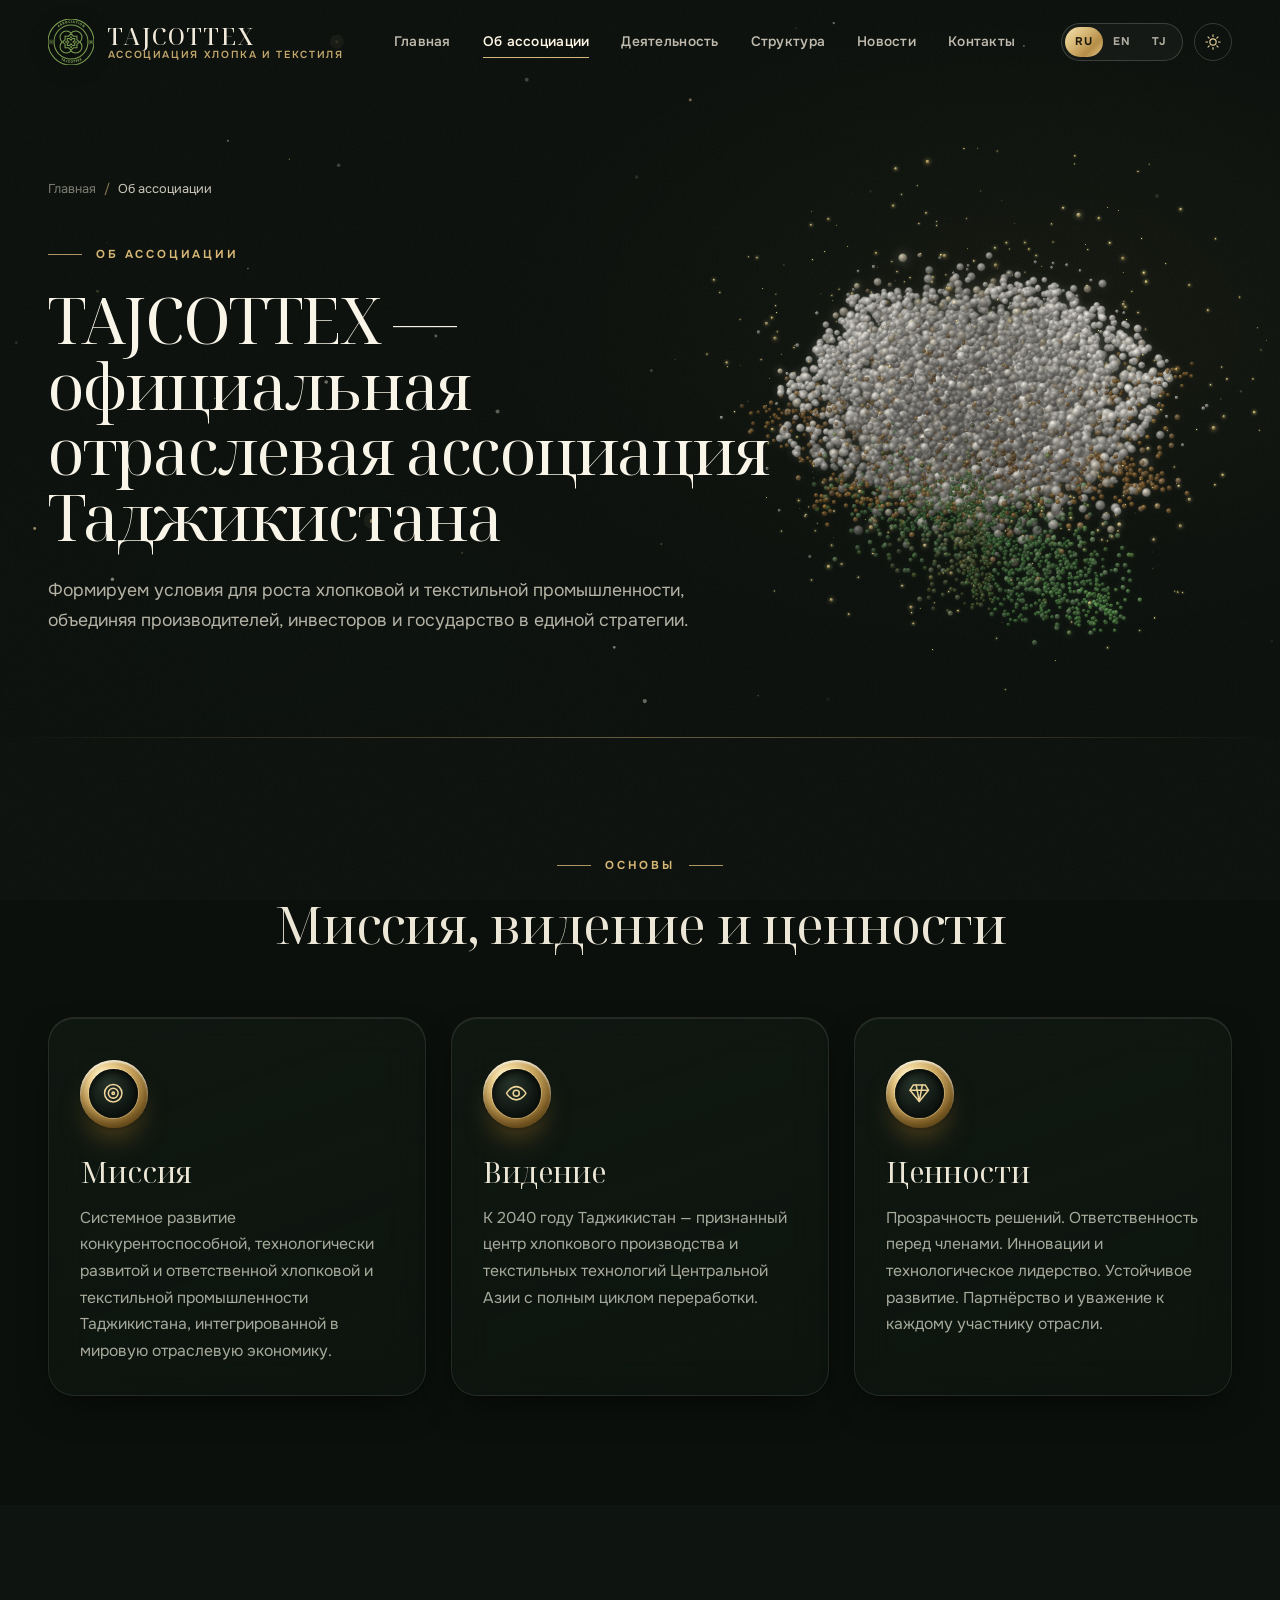
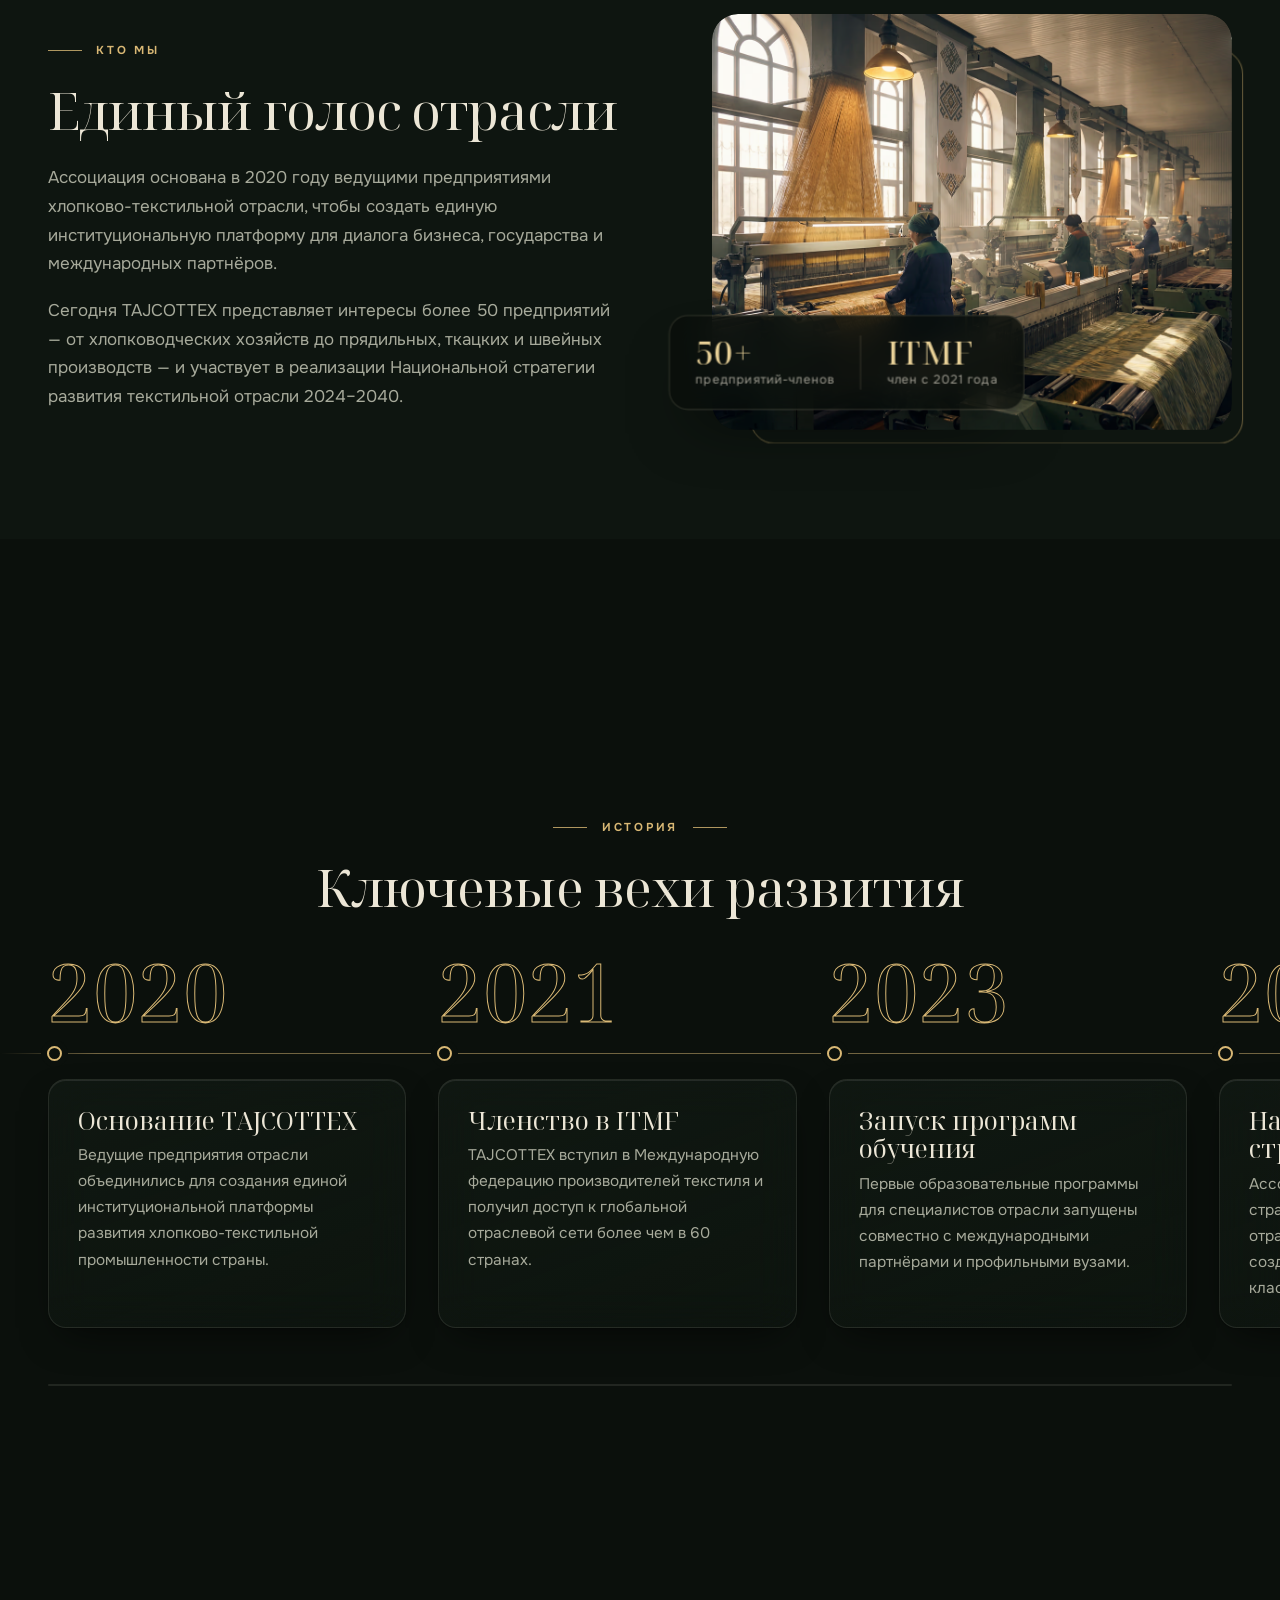
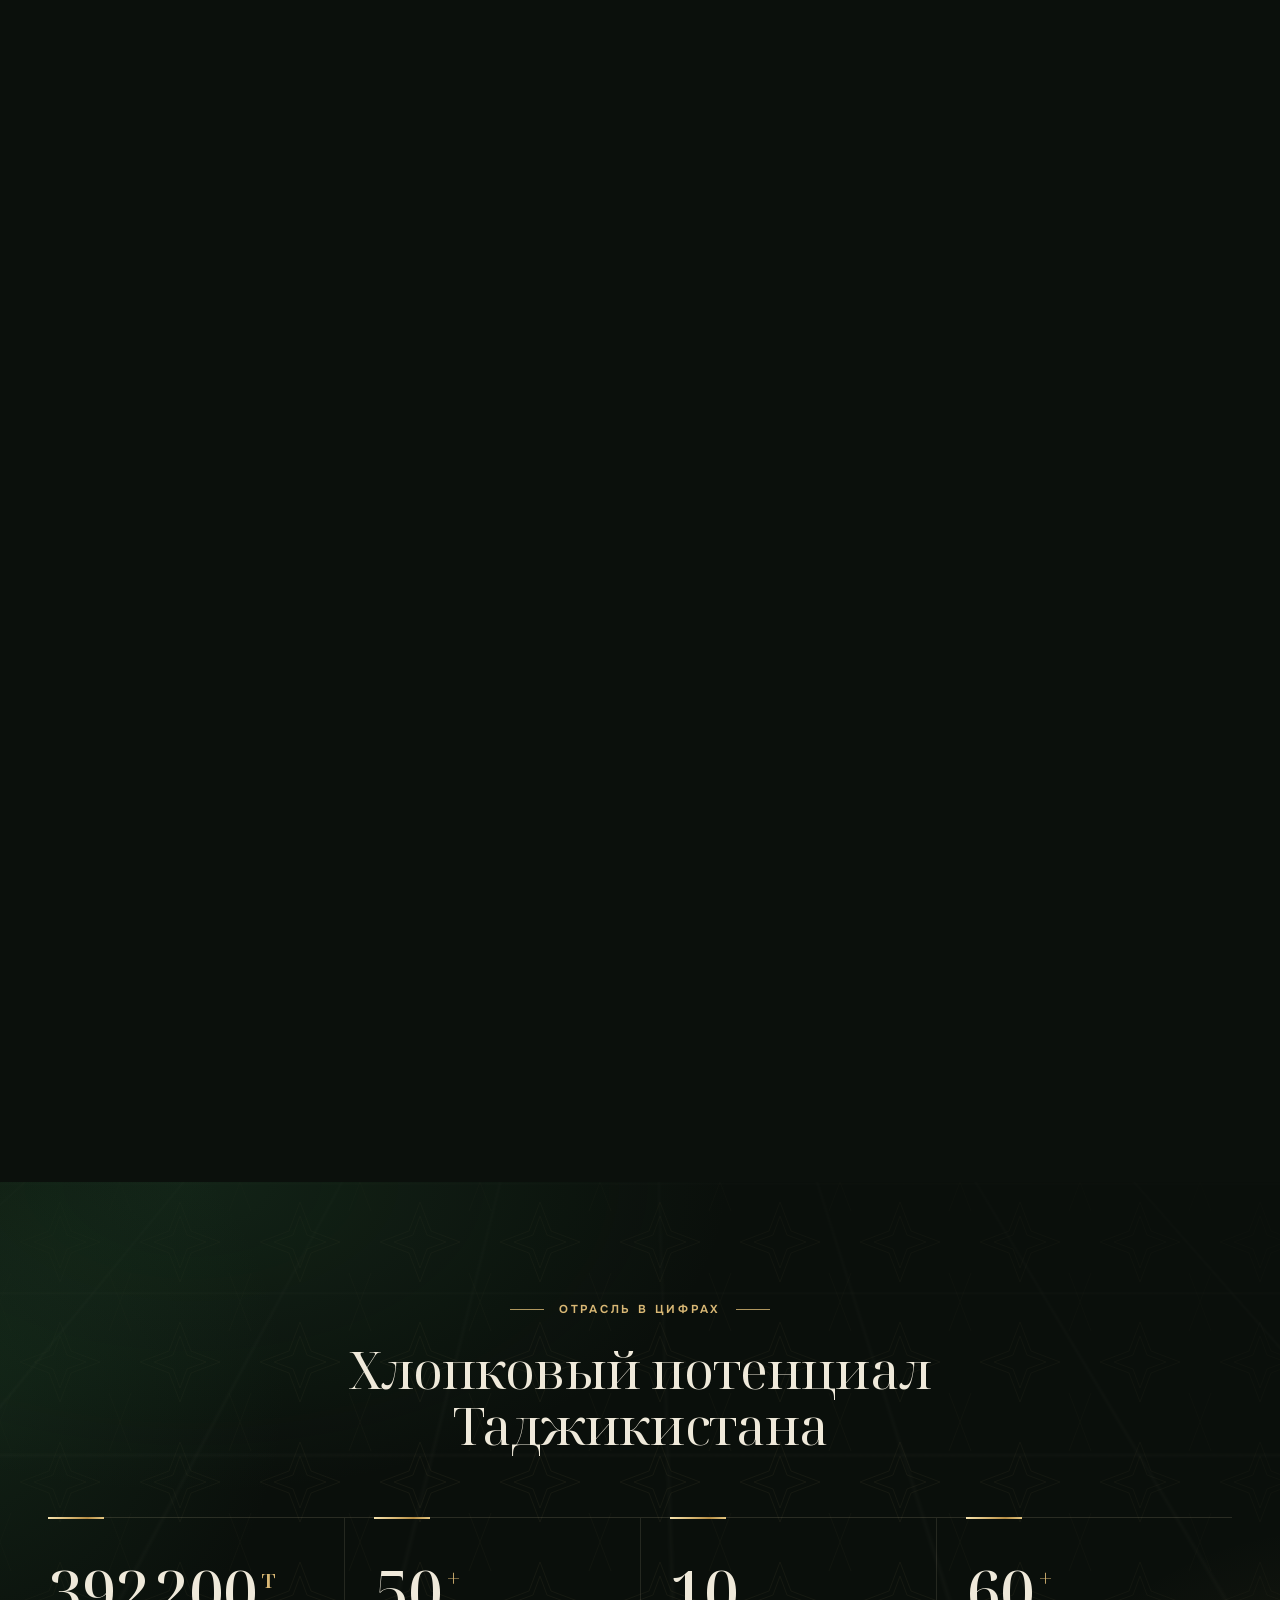
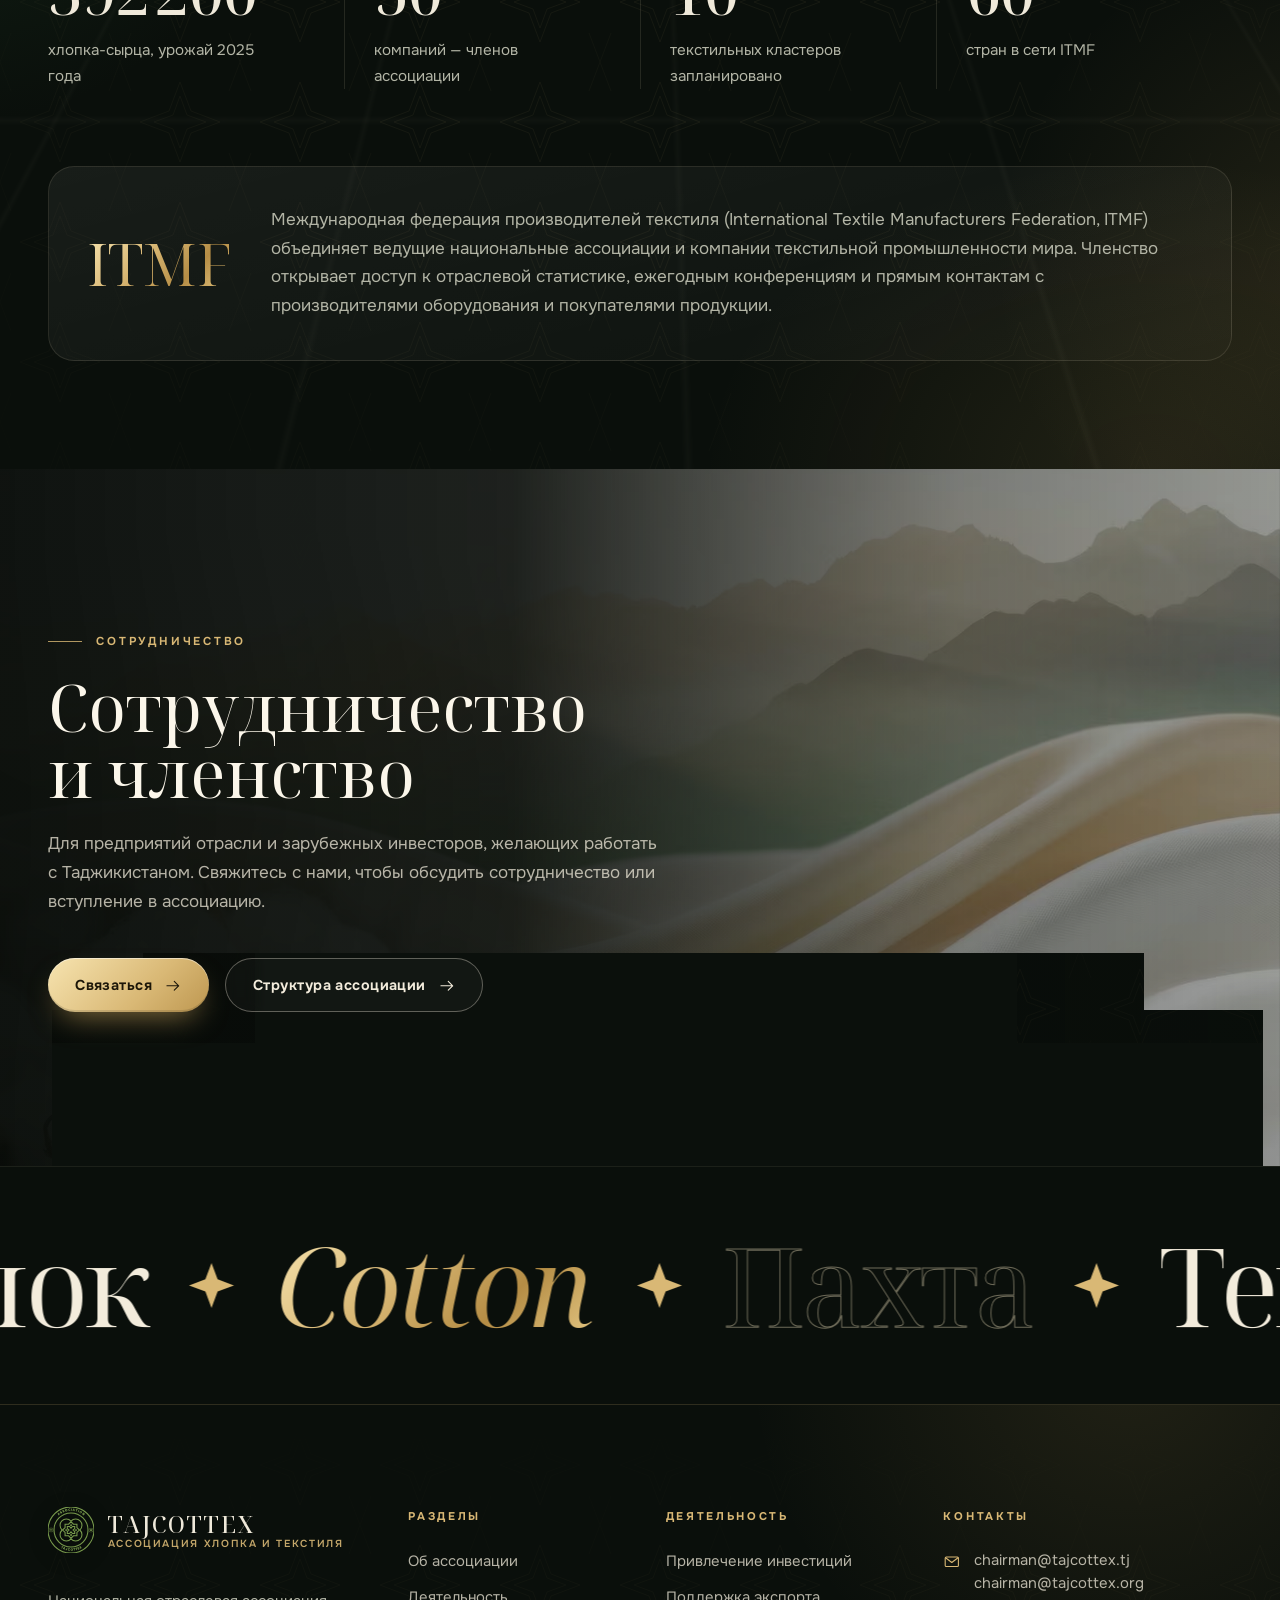
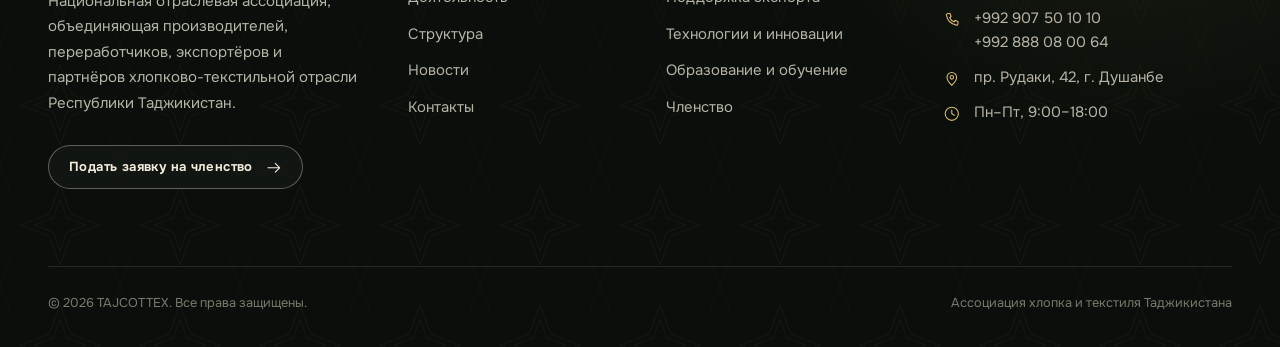
<file: about.html>
<!DOCTYPE html>
<html lang="ru" data-l="ru" data-theme="dark" data-title-ru="Об ассоциации — TAJCOTTEX" data-title-en="About — TAJCOTTEX" data-title-tj="Дар бораи мо — TAJCOTTEX">
<head>
<meta charset="UTF-8">
<meta name="viewport" content="width=device-width, initial-scale=1">
<title>Об ассоциации — TAJCOTTEX</title>
<meta name="description" content="Миссия, история, ценности и международные связи TAJCOTTEX — национальной ассоциации хлопка и текстиля Таджикистана.">
<meta name="theme-color" content="#0b100c">
<meta property="og:type" content="website">
<meta property="og:site_name" content="TAJCOTTEX">
<meta property="og:title" content="Об ассоциации — TAJCOTTEX">
<meta property="og:description" content="Миссия, история, ценности и международные связи TAJCOTTEX — национальной ассоциации хлопка и текстиля Таджикистана.">
<link rel="icon" href="source/logo.svg" type="image/svg+xml">
<link rel="preload" href="fonts/noto-serif-display-cyrillic-400-normal.woff2" as="font" type="font/woff2" crossorigin>
<link rel="preload" href="fonts/onest-cyrillic-wght-normal.woff2" as="font" type="font/woff2" crossorigin>
<link rel="stylesheet" href="css/site.css">
<script>(function(h){try{h.setAttribute('data-theme','dark');var s=localStorage.getItem('tajcottex_theme');if(s==='dark'||s==='light')h.setAttribute('data-theme',s)}catch(e){}try{var m=document.cookie.match(/(?:^|; )tajcottex_lang=(ru|en|tj)(?:;|$)/);if(m){h.setAttribute('data-l',m[1]);h.lang=m[1]==='tj'?'tg':m[1]}}catch(e){}h.classList.add('js')})(document.documentElement)</script>
</head>
<body class="">
<a class="skip" href="#main"><span data-lang="ru">Перейти к содержанию</span><span data-lang="en">Skip to content</span><span data-lang="tj">Гузаштан ба мундариҷа</span></a>
<div class="progress" aria-hidden="true"><span data-progress></span></div>
<header class="nav" data-nav>
  <div class="nav__in wrap">
    <a class="brand" href="index.html" aria-label="TAJCOTTEX"><img class="brand__mark" src="source/logo.svg" alt="" width="46" height="46"><span class="brand__text"><b>TAJCOTTEX</b><small><span data-lang="ru">Ассоциация хлопка и текстиля</span><span data-lang="en">Cotton &amp; Textile Association</span><span data-lang="tj">Ассотсиатсияи пахта ва нассоҷӣ</span></small></span></a>
    <nav class="menu" aria-label="Main"><a href="index.html"><span data-lang="ru">Главная</span><span data-lang="en">Home</span><span data-lang="tj">Асосӣ</span></a><a href="about.html" aria-current="page"><span data-lang="ru">Об ассоциации</span><span data-lang="en">About</span><span data-lang="tj">Дар бораи мо</span></a><a href="activities.html"><span data-lang="ru">Деятельность</span><span data-lang="en">Activities</span><span data-lang="tj">Фаъолият</span></a><a href="structure.html"><span data-lang="ru">Структура</span><span data-lang="en">Structure</span><span data-lang="tj">Сохтор</span></a><a href="news.html"><span data-lang="ru">Новости</span><span data-lang="en">News</span><span data-lang="tj">Хабарҳо</span></a><a href="contact.html"><span data-lang="ru">Контакты</span><span data-lang="en">Contact</span><span data-lang="tj">Тамос</span></a></nav>
    <div class="nav__tools">
      <div class="langs" role="group" aria-label="Language / Язык / Забон"><button type="button" data-lang-btn="ru" lang="ru" aria-label="Русский">RU</button><button type="button" data-lang-btn="en" lang="en" aria-label="English">EN</button><button type="button" data-lang-btn="tj" lang="tg" aria-label="Тоҷикӣ">TJ</button></div>
      <button type="button" class="theme-btn" data-theme-toggle aria-label="Theme"><svg class="ic ic--sun" width="24" height="24" viewBox="0 0 24 24" fill="none" stroke="currentColor" stroke-width="1.5" stroke-linecap="round" stroke-linejoin="round" aria-hidden="true" focusable="false"><circle cx="12" cy="12" r="4.2"/><path d="M12 2.5v2.2M12 19.3v2.2M2.5 12h2.2M19.3 12h2.2M5.3 5.3l1.6 1.6M17.1 17.1l1.6 1.6M5.3 18.7l1.6-1.6M17.1 6.9l1.6-1.6"/></svg><svg class="ic ic--moon" width="24" height="24" viewBox="0 0 24 24" fill="none" stroke="currentColor" stroke-width="1.5" stroke-linecap="round" stroke-linejoin="round" aria-hidden="true" focusable="false"><path d="M20.5 14.2A8.5 8.5 0 0 1 9.8 3.5a8.5 8.5 0 1 0 10.7 10.7z"/></svg></button>
      <button type="button" class="burger" data-burger aria-expanded="false" aria-controls="drawer" aria-label="Menu"><span></span><span></span></button>
    </div>
  </div>
</header>
<div class="drawer" id="drawer" data-drawer hidden>
  <nav class="drawer__links" aria-label="Mobile"><a href="index.html"><span data-lang="ru">Главная</span><span data-lang="en">Home</span><span data-lang="tj">Асосӣ</span></a><a href="about.html" aria-current="page"><span data-lang="ru">Об ассоциации</span><span data-lang="en">About</span><span data-lang="tj">Дар бораи мо</span></a><a href="activities.html"><span data-lang="ru">Деятельность</span><span data-lang="en">Activities</span><span data-lang="tj">Фаъолият</span></a><a href="structure.html"><span data-lang="ru">Структура</span><span data-lang="en">Structure</span><span data-lang="tj">Сохтор</span></a><a href="news.html"><span data-lang="ru">Новости</span><span data-lang="en">News</span><span data-lang="tj">Хабарҳо</span></a><a href="contact.html"><span data-lang="ru">Контакты</span><span data-lang="en">Contact</span><span data-lang="tj">Тамос</span></a></nav>
  <div class="drawer__foot"><div class="langs" role="group" aria-label="Language / Язык / Забон"><button type="button" data-lang-btn="ru" lang="ru" aria-label="Русский">RU</button><button type="button" data-lang-btn="en" lang="en" aria-label="English">EN</button><button type="button" data-lang-btn="tj" lang="tg" aria-label="Тоҷикӣ">TJ</button></div><a href="mailto:chairman@tajcottex.tj">chairman@tajcottex.tj</a></div>
</div>
<main id="main">
<div class="scene" data-scene="cotton,yarn,fabric,globe">
  <div class="scene__layer" aria-hidden="true"><canvas class="scene-canvas"></canvas></div>
<section class="phero stage" data-dust="45" data-stage="0">
  <div class="phero__veil" aria-hidden="true"></div>
  
  <div class="wrap phero__in">
    <ol class="crumbs" aria-label="Breadcrumb"><li><a href="index.html"><span data-lang="ru">Главная</span><span data-lang="en">Home</span><span data-lang="tj">Асосӣ</span></a></li><li aria-current="page"><span data-lang="ru">Об ассоциации</span><span data-lang="en">About</span><span data-lang="tj">Дар бораи мо</span></li></ol>
    <p class="kicker kicker--light"><span data-lang="ru">Об ассоциации</span><span data-lang="en">About the association</span><span data-lang="tj">Дар бораи ассотсиатсия</span></p>
    <h1 class="phero__title"><span data-lang="ru">TAJCOTTEX — официальная отраслевая ассоциация Таджикистана</span><span data-lang="en">TAJCOTTEX — Tajikistan’s official industry association</span><span data-lang="tj">TAJCOTTEX — ассотсиатсияи расмии соҳавии Тоҷикистон</span></h1>
    <p class="phero__lead"><span data-lang="ru">Формируем условия для роста хлопковой и текстильной промышленности, объединяя производителей, инвесторов и государство в единой стратегии.</span><span data-lang="en">We build the conditions for growth of the cotton and textile industry by uniting producers, investors and government around a single strategy.</span><span data-lang="tj">Мо барои рушди саноати пахта ва нассоҷӣ шароит фароҳам оварда, истеҳсолкунандагон, сармоягузорон ва давлатро дар атрофи стратегияи ягона муттаҳид мекунем.</span></p>
    
  </div>
  <div class="phero__fade" aria-hidden="true"></div>
</section>
<section class="section" aria-labelledby="mvv">
  <div class="wrap">
    <header class="shead shead--center  rv">
  <p class="kicker"><span data-lang="ru">Основы</span><span data-lang="en">Foundation</span><span data-lang="tj">Асос</span></p>
  <h2 class="shead__title"><span data-lang="ru">Миссия, видение и ценности</span><span data-lang="en">Mission, vision &amp; values</span><span data-lang="tj">Рисолат, дидгоҳ ва арзишҳо</span></h2>
  
</header>
    <div class="cards cards--3 perspective">
      <article class="card card--pillar rv" style="--d:0s" data-tilt>
  <span class="medal " aria-hidden="true"><span class="medal__face"><svg class="ic" width="24" height="24" viewBox="0 0 24 24" fill="none" stroke="currentColor" stroke-width="1.5" stroke-linecap="round" stroke-linejoin="round" aria-hidden="true" focusable="false"><circle cx="12" cy="12" r="8.5"/><circle cx="12" cy="12" r="4.8"/><circle cx="12" cy="12" r="1.2"/></svg></span></span>
  <h3 class="card__h"><span data-lang="ru">Миссия</span><span data-lang="en">Mission</span><span data-lang="tj">Рисолат</span></h3>
  <p class="card__p"><span data-lang="ru">Системное развитие конкурентоспособной, технологически развитой и ответственной хлопковой и текстильной промышленности Таджикистана, интегрированной в мировую отраслевую экономику.</span><span data-lang="en">The systematic development of a competitive, technologically advanced and responsible cotton and textile industry in Tajikistan, integrated into the global industry economy.</span><span data-lang="tj">Рушди низомноки саноати рақобатпазир, аз ҷиҳати технологӣ пешрафта ва масъулиятноки пахта ва нассоҷии Тоҷикистон, ки ба иқтисоди ҷаҳонии соҳа ҳамгиро бошад.</span></p>
  <span class="card__glare" aria-hidden="true"></span>
</article>
      <article class="card card--pillar rv" style="--d:0.1s" data-tilt>
  <span class="medal " aria-hidden="true"><span class="medal__face"><svg class="ic" width="24" height="24" viewBox="0 0 24 24" fill="none" stroke="currentColor" stroke-width="1.5" stroke-linecap="round" stroke-linejoin="round" aria-hidden="true" focusable="false"><path d="M2.5 12S6 5.5 12 5.5 21.5 12 21.5 12 18 18.5 12 18.5 2.5 12 2.5 12z"/><circle cx="12" cy="12" r="3"/></svg></span></span>
  <h3 class="card__h"><span data-lang="ru">Видение</span><span data-lang="en">Vision</span><span data-lang="tj">Дидгоҳ</span></h3>
  <p class="card__p"><span data-lang="ru">К 2040 году Таджикистан — признанный центр хлопкового производства и текстильных технологий Центральной Азии с полным циклом переработки.</span><span data-lang="en">By 2040, Tajikistan is a recognised Central Asian centre of cotton production and textile technology with a full processing cycle.</span><span data-lang="tj">То соли 2040 Тоҷикистон маркази эътирофшудаи истеҳсоли пахта ва технологияҳои нассоҷии Осиёи Марказӣ бо давраи пурраи коркард мегардад.</span></p>
  <span class="card__glare" aria-hidden="true"></span>
</article>
      <article class="card card--pillar rv" style="--d:0.2s" data-tilt>
  <span class="medal " aria-hidden="true"><span class="medal__face"><svg class="ic" width="24" height="24" viewBox="0 0 24 24" fill="none" stroke="currentColor" stroke-width="1.5" stroke-linecap="round" stroke-linejoin="round" aria-hidden="true" focusable="false"><path d="M6 4h12l3 5-9 11L3 9z"/><path d="M3 9h18M9 4l3 16 3-16"/></svg></span></span>
  <h3 class="card__h"><span data-lang="ru">Ценности</span><span data-lang="en">Values</span><span data-lang="tj">Арзишҳо</span></h3>
  <p class="card__p"><span data-lang="ru">Прозрачность решений. Ответственность перед членами. Инновации и технологическое лидерство. Устойчивое развитие. Партнёрство и уважение к каждому участнику отрасли.</span><span data-lang="en">Transparent decisions. Accountability to members. Innovation and technological leadership. Sustainable development. Partnership and respect for every industry participant.</span><span data-lang="tj">Шаффофияти қарорҳо. Масъулият дар назди аъзоён. Навоварӣ ва пешсафии технологӣ. Рушди устувор. Шарикӣ ва эҳтиром ба ҳар як иштирокчии соҳа.</span></p>
  <span class="card__glare" aria-hidden="true"></span>
</article>
    </div>
  </div>
</section>
<section class="section section--alt" aria-labelledby="who-title">
  <div class="wrap split split--rev">
    <figure class="frame rv" data-tilt>
      <div class="frame__back" aria-hidden="true"></div>
      <img class="frame__img" src="source/about-factory.avif" alt="Ткацкий цех" loading="lazy" width="1200" height="800">
      <figcaption class="frame__badge">
        <span><b>50+</b><span data-lang="ru">предприятий-членов</span><span data-lang="en">member companies</span><span data-lang="tj">корхонаҳои аъзо</span></span>
        <span><b>ITMF</b><span data-lang="ru">член с 2021 года</span><span data-lang="en">member since 2021</span><span data-lang="tj">узв аз соли 2021</span></span>
      </figcaption>
    </figure>
    <div class="split__text rv">
      <p class="kicker"><span data-lang="ru">Кто мы</span><span data-lang="en">Who we are</span><span data-lang="tj">Мо кистем</span></p>
      <h2 class="shead__title" id="who-title"><span data-lang="ru">Единый голос отрасли</span><span data-lang="en">A single voice for the industry</span><span data-lang="tj">Овози ягонаи соҳа</span></h2>
      <p class="prose"><span data-lang="ru">Ассоциация основана в 2020 году ведущими предприятиями хлопково-текстильной отрасли, чтобы создать единую институциональную платформу для диалога бизнеса, государства и международных партнёров.</span><span data-lang="en">The association was founded in 2020 by leading enterprises of the cotton and textile sector to create a single institutional platform for dialogue between business, government and international partners.</span><span data-lang="tj">Ассотсиатсия соли 2020 аз ҷониби корхонаҳои пешбари соҳаи пахта ва нассоҷӣ таъсис ёфтааст, то платформаи ягонаи институтсионалӣ барои муколамаи тиҷорат, давлат ва шарикони байналмилалӣ фароҳам ояд.</span></p>
      <p class="prose"><span data-lang="ru">Сегодня TAJCOTTEX представляет интересы более 50 предприятий — от хлопководческих хозяйств до прядильных, ткацких и швейных производств — и участвует в реализации Национальной стратегии развития текстильной отрасли 2024–2040.</span><span data-lang="en">Today TAJCOTTEX represents more than 50 enterprises — from cotton farms to spinning, weaving and garment production — and takes part in implementing the National Textile Industry Development Strategy 2024–2040.</span><span data-lang="tj">Имрӯз TAJCOTTEX манфиатҳои зиёда аз 50 корхонаро — аз хоҷагиҳои пахтакор то истеҳсолоти ресандагӣ, бофандагӣ ва дӯзандагӣ — намояндагӣ мекунад ва дар амалисозии Стратегияи миллии рушди соҳаи нассоҷӣ барои солҳои 2024–2040 иштирок менамояд.</span></p>
    </div>
  </div>
</section>
<section class="section" aria-labelledby="hist" id="history">
  <div class="wrap">
    <header class="shead shead--center  rv">
  <p class="kicker"><span data-lang="ru">История</span><span data-lang="en">History</span><span data-lang="tj">Таърих</span></p>
  <h2 class="shead__title"><span data-lang="ru">Ключевые вехи развития</span><span data-lang="en">Key milestones</span><span data-lang="tj">Марҳилаҳои асосии рушд</span></h2>
  
</header>
    <ol class="tl">
      <li class="tl__item rv">
  <div class="tl__year">2020</div>
  <div class="tl__card">
    <h3><span data-lang="ru">Основание TAJCOTTEX</span><span data-lang="en">TAJCOTTEX founded</span><span data-lang="tj">Таъсиси TAJCOTTEX</span></h3>
    <p><span data-lang="ru">Ведущие предприятия отрасли объединились для создания единой институциональной платформы развития хлопково-текстильной промышленности страны.</span><span data-lang="en">Leading enterprises joined forces to create a single institutional platform for developing the country’s cotton and textile industry.</span><span data-lang="tj">Корхонаҳои пешбари соҳа барои таъсиси платформаи ягонаи институтсионалии рушди саноати пахта ва нассоҷии кишвар муттаҳид шуданд.</span></p>
  </div>
</li>
      <li class="tl__item rv">
  <div class="tl__year">2021</div>
  <div class="tl__card">
    <h3><span data-lang="ru">Членство в ITMF</span><span data-lang="en">ITMF membership</span><span data-lang="tj">Узвият дар ITMF</span></h3>
    <p><span data-lang="ru">TAJCOTTEX вступил в Международную федерацию производителей текстиля и получил доступ к глобальной отраслевой сети более чем в 60 странах.</span><span data-lang="en">TAJCOTTEX joined the International Textile Manufacturers Federation, gaining access to a global industry network in more than 60 countries.</span><span data-lang="tj">TAJCOTTEX ба Федератсияи байналмилалии истеҳсолкунандагони нассоҷӣ шомил шуда, ба шабакаи ҷаҳонии соҳа дар зиёда аз 60 кишвар дастрасӣ пайдо кард.</span></p>
  </div>
</li>
      <li class="tl__item rv">
  <div class="tl__year">2023</div>
  <div class="tl__card">
    <h3><span data-lang="ru">Запуск программ обучения</span><span data-lang="en">Training programmes launched</span><span data-lang="tj">Оғози барномаҳои омӯзишӣ</span></h3>
    <p><span data-lang="ru">Первые образовательные программы для специалистов отрасли запущены совместно с международными партнёрами и профильными вузами.</span><span data-lang="en">The first professional programmes for industry specialists were launched together with international partners and specialised universities.</span><span data-lang="tj">Аввалин барномаҳои таълимӣ барои мутахассисони соҳа якҷоя бо шарикони байналмилалӣ ва донишгоҳҳои соҳавӣ оғоз ёфтанд.</span></p>
  </div>
</li>
      <li class="tl__item rv">
  <div class="tl__year">2024</div>
  <div class="tl__card">
    <h3><span data-lang="ru">Национальная стратегия 2024–2040</span><span data-lang="en">National Strategy 2024–2040</span><span data-lang="tj">Стратегияи миллии 2024–2040</span></h3>
    <p><span data-lang="ru">Ассоциация участвует в разработке стратегии развития текстильной отрасли, предусматривающей создание 10 региональных текстильных кластеров.</span><span data-lang="en">The association takes part in drafting the textile industry development strategy, which envisages 10 regional textile clusters.</span><span data-lang="tj">Ассотсиатсия дар таҳияи стратегияи рушди соҳаи нассоҷӣ, ки таъсиси 10 кластери минтақавии нассоҷиро пешбинӣ мекунад, иштирок менамояд.</span></p>
  </div>
</li>
      <li class="tl__item rv">
  <div class="tl__year">2025</div>
  <div class="tl__card">
    <h3><span data-lang="ru">I Международный текстильный форум</span><span data-lang="en">First International Textile Forum</span><span data-lang="tj">Аввалин Форуми байналмилалии нассоҷӣ</span></h3>
    <p><span data-lang="ru">TAJCOTTEX выступил соорганизатором форума, собравшего более 200 участников из 18 стран и ведущих производителей текстильного оборудования.</span><span data-lang="en">TAJCOTTEX co-organised the forum, which brought together over 200 participants from 18 countries and leading textile equipment manufacturers.</span><span data-lang="tj">TAJCOTTEX ҳамташкилкунандаи форум шуд, ки зиёда аз 200 иштирокчӣ аз 18 кишвар ва истеҳсолкунандагони пешбари таҷҳизоти нассоҷиро ҷамъ овард.</span></p>
  </div>
</li>
      <li class="tl__item tl__item--goal rv">
  <div class="tl__year">2040</div>
  <div class="tl__card">
    <h3><span data-lang="ru">Горизонт стратегии</span><span data-lang="en">Strategy horizon</span><span data-lang="tj">Уфуқи стратегия</span></h3>
    <p><span data-lang="ru">Полный цикл переработки хлопка внутри страны и 10 действующих текстильных кластеров.</span><span data-lang="en">A full domestic cotton processing cycle and 10 operating textile clusters.</span><span data-lang="tj">Давраи пурраи коркарди пахта дар дохили кишвар ва 10 кластери амалкунандаи нассоҷӣ.</span></p>
  </div>
</li>
    </ol>
  </div>
</section>
<section class="section stage section--deep" aria-labelledby="num" data-stage="2" data-place="back">
  <div class="aurora" aria-hidden="true"></div><div class="deep__grid" aria-hidden="true"></div>
  <div class="wrap">
    <header class="shead shead--center shead--light rv">
  <p class="kicker"><span data-lang="ru">Отрасль в цифрах</span><span data-lang="en">The industry in numbers</span><span data-lang="tj">Соҳа дар рақамҳо</span></p>
  <h2 class="shead__title"><span data-lang="ru">Хлопковый потенциал Таджикистана</span><span data-lang="en">Tajikistan’s cotton potential</span><span data-lang="tj">Иқтидори пахтаи Тоҷикистон</span></h2>
  
</header>
    <div class="figs figs--light">
      <div class="fig  rv">
  <div class="fig__num"><span data-count="392200">392&#8239;200</span><sup><span data-lang="ru">т</span><span data-lang="en">t</span><span data-lang="tj">т</span></sup></div>
  <p class="fig__lab"><span data-lang="ru">хлопка-сырца, урожай 2025 года</span><span data-lang="en">tons of raw cotton, 2025 harvest</span><span data-lang="tj">пахтаи хом, ҳосили соли 2025</span></p>
</div>
      <div class="fig  rv">
  <div class="fig__num"><span data-count="50">50</span><sup>+</sup></div>
  <p class="fig__lab"><span data-lang="ru">компаний — членов ассоциации</span><span data-lang="en">member companies</span><span data-lang="tj">ширкатҳои аъзои ассотсиатсия</span></p>
</div>
      <div class="fig  rv">
  <div class="fig__num"><span data-count="10">10</span><sup></sup></div>
  <p class="fig__lab"><span data-lang="ru">текстильных кластеров запланировано</span><span data-lang="en">textile clusters planned</span><span data-lang="tj">кластери нассоҷӣ ба нақша гирифта шудааст</span></p>
</div>
      <div class="fig  rv">
  <div class="fig__num"><span data-count="60">60</span><sup>+</sup></div>
  <p class="fig__lab"><span data-lang="ru">стран в сети ITMF</span><span data-lang="en">countries in the ITMF network</span><span data-lang="tj">кишвар дар шабакаи ITMF</span></p>
</div>
    </div>
    <aside class="note rv">
      <p class="note__tag">ITMF</p>
      <p><span data-lang="ru">Международная федерация производителей текстиля (International Textile Manufacturers Federation, ITMF) объединяет ведущие национальные ассоциации и компании текстильной промышленности мира. Членство открывает доступ к отраслевой статистике, ежегодным конференциям и прямым контактам с производителями оборудования и покупателями продукции.</span><span data-lang="en">The International Textile Manufacturers Federation (ITMF) brings together leading national associations and companies of the world textile industry. Membership provides access to industry statistics, annual conferences and direct contacts with equipment manufacturers and buyers.</span><span data-lang="tj">Федератсияи байналмилалии истеҳсолкунандагони нассоҷӣ (ITMF) ассотсиатсияҳои миллӣ ва ширкатҳои пешбари саноати нассоҷии ҷаҳонро муттаҳид мекунад. Узвият ба омори соҳавӣ, конфронсҳои солона ва робитаҳои мустақим бо истеҳсолкунандагони таҷҳизот ва харидорони маҳсулот дастрасӣ медиҳад.</span></p>
    </aside>
  </div>
</section>
<section class="cta stage" data-dust="40" data-stage="3">
  <img class="cta__img" src="source/background.avif" alt="" aria-hidden="true" loading="lazy" data-parallax>
  <div class="cta__veil" aria-hidden="true"></div>
  <div class="wrap cta__in rv">
    <p class="kicker kicker--light"><span data-lang="ru">Сотрудничество</span><span data-lang="en">Partnership</span><span data-lang="tj">Ҳамкорӣ</span></p>
    <h2 class="cta__title"><span data-lang="ru">Сотрудничество и членство</span><span data-lang="en">Partnership &amp; membership</span><span data-lang="tj">Ҳамкорӣ ва узвият</span></h2>
    <p class="cta__lead"><span data-lang="ru">Для предприятий отрасли и зарубежных инвесторов, желающих работать с Таджикистаном. Свяжитесь с нами, чтобы обсудить сотрудничество или вступление в ассоциацию.</span><span data-lang="en">For industry enterprises and foreign investors who wish to work with Tajikistan. Contact us to discuss cooperation or joining the association.</span><span data-lang="tj">Барои корхонаҳои соҳа ва сармоягузорони хориҷие, ки мехоҳанд бо Тоҷикистон кор кунанд. Барои муҳокимаи ҳамкорӣ ё узвият дар ассотсиатсия бо мо тамос гиред.</span></p>
    <div class="cta__actions"><a class="btn btn--gold" href="contact.html"><span class="btn__label"><span data-lang="ru">Связаться</span><span data-lang="en">Contact us</span><span data-lang="tj">Тамос гирифтан</span></span><svg class="ic btn__ic" width="24" height="24" viewBox="0 0 24 24" fill="none" stroke="currentColor" stroke-width="1.5" stroke-linecap="round" stroke-linejoin="round" aria-hidden="true" focusable="false"><path d="M4 12h16M14 6l6 6-6 6"/></svg></a><a class="btn btn--line" href="structure.html"><span class="btn__label"><span data-lang="ru">Структура ассоциации</span><span data-lang="en">Association structure</span><span data-lang="tj">Сохтори ассотсиатсия</span></span><svg class="ic btn__ic" width="24" height="24" viewBox="0 0 24 24" fill="none" stroke="currentColor" stroke-width="1.5" stroke-linecap="round" stroke-linejoin="round" aria-hidden="true" focusable="false"><path d="M4 12h16M14 6l6 6-6 6"/></svg></a></div>
  </div>
</section>
</div>
</main>
<footer class="footer stage" role="contentinfo">
  <div class="footer__glow" aria-hidden="true"></div>
  <div class="wrap">
    <div class="footer__top">
      <div class="footer__brand">
        <a class="brand" href="index.html" aria-label="TAJCOTTEX"><img class="brand__mark" src="source/logo.svg" alt="" width="46" height="46"><span class="brand__text"><b>TAJCOTTEX</b><small><span data-lang="ru">Ассоциация хлопка и текстиля</span><span data-lang="en">Cotton &amp; Textile Association</span><span data-lang="tj">Ассотсиатсияи пахта ва нассоҷӣ</span></small></span></a>
        <p><span data-lang="ru">Национальная отраслевая ассоциация, объединяющая производителей, переработчиков, экспортёров и партнёров хлопково-текстильной отрасли Республики Таджикистан.</span><span data-lang="en">The national industry association uniting producers, processors, exporters and partners of the cotton and textile sector of the Republic of Tajikistan.</span><span data-lang="tj">Ассотсиатсияи миллии соҳавӣ, ки истеҳсолкунандагон, коркардкунандагон, содиркунандагон ва шарикони соҳаи пахта ва нассоҷии Ҷумҳурии Тоҷикистонро муттаҳид мекунад.</span></p>
        <a class="btn btn--line btn--sm" href="contact.html"><span class="btn__label"><span data-lang="ru">Подать заявку на членство</span><span data-lang="en">Apply for membership</span><span data-lang="tj">Аризаи узвият</span></span><svg class="ic btn__ic" width="24" height="24" viewBox="0 0 24 24" fill="none" stroke="currentColor" stroke-width="1.5" stroke-linecap="round" stroke-linejoin="round" aria-hidden="true" focusable="false"><path d="M4 12h16M14 6l6 6-6 6"/></svg></a>
      </div>
      <div class="footer__col">
        <h2 class="footer__h"><span data-lang="ru">Разделы</span><span data-lang="en">Sections</span><span data-lang="tj">Бахшҳо</span></h2>
        <ul><li><a href="about.html"><span data-lang="ru">Об ассоциации</span><span data-lang="en">About</span><span data-lang="tj">Дар бораи мо</span></a></li><li><a href="activities.html"><span data-lang="ru">Деятельность</span><span data-lang="en">Activities</span><span data-lang="tj">Фаъолият</span></a></li><li><a href="structure.html"><span data-lang="ru">Структура</span><span data-lang="en">Structure</span><span data-lang="tj">Сохтор</span></a></li><li><a href="news.html"><span data-lang="ru">Новости</span><span data-lang="en">News</span><span data-lang="tj">Хабарҳо</span></a></li><li><a href="contact.html"><span data-lang="ru">Контакты</span><span data-lang="en">Contact</span><span data-lang="tj">Тамос</span></a></li></ul>
      </div>
      <div class="footer__col">
        <h2 class="footer__h"><span data-lang="ru">Деятельность</span><span data-lang="en">Activities</span><span data-lang="tj">Фаъолият</span></h2>
        <ul><li><a href="activities.html"><span data-lang="ru">Привлечение инвестиций</span><span data-lang="en">Investment attraction</span><span data-lang="tj">Ҷалби сармоягузорӣ</span></a></li><li><a href="activities.html"><span data-lang="ru">Поддержка экспорта</span><span data-lang="en">Export support</span><span data-lang="tj">Дастгирии содирот</span></a></li><li><a href="activities.html"><span data-lang="ru">Технологии и инновации</span><span data-lang="en">Technology &amp; innovation</span><span data-lang="tj">Технология ва навоварӣ</span></a></li><li><a href="activities.html"><span data-lang="ru">Образование и обучение</span><span data-lang="en">Education &amp; training</span><span data-lang="tj">Таълим ва омӯзиш</span></a></li><li><a href="activities.html"><span data-lang="ru">Членство</span><span data-lang="en">Membership</span><span data-lang="tj">Узвият</span></a></li></ul>
      </div>
      <div class="footer__col footer__contact">
        <h2 class="footer__h"><span data-lang="ru">Контакты</span><span data-lang="en">Contact</span><span data-lang="tj">Тамос</span></h2>
        <ul>
          <li><svg class="ic" width="24" height="24" viewBox="0 0 24 24" fill="none" stroke="currentColor" stroke-width="1.5" stroke-linecap="round" stroke-linejoin="round" aria-hidden="true" focusable="false"><rect x="3" y="5.5" width="18" height="13" rx="1.5"/><path d="M3.5 6.5l8.5 6.5 8.5-6.5"/></svg><span><a href="mailto:chairman@tajcottex.tj">chairman@tajcottex.tj</a><br><a href="mailto:chairman@tajcottex.org">chairman@tajcottex.org</a></span></li>
          <li><svg class="ic" width="24" height="24" viewBox="0 0 24 24" fill="none" stroke="currentColor" stroke-width="1.5" stroke-linecap="round" stroke-linejoin="round" aria-hidden="true" focusable="false"><path d="M6.6 3.5h3l1.5 4-2 1.3a11 11 0 0 0 6 6l1.3-2 4 1.5v3a2 2 0 0 1-2.2 2A17 17 0 0 1 4.6 5.7a2 2 0 0 1 2-2.2z"/></svg><span><a href="tel:+992907501010">+992 907 50 10 10</a><br><a href="tel:+992888080064">+992 888 08 00 64</a></span></li>
          <li><svg class="ic" width="24" height="24" viewBox="0 0 24 24" fill="none" stroke="currentColor" stroke-width="1.5" stroke-linecap="round" stroke-linejoin="round" aria-hidden="true" focusable="false"><path d="M12 21s-6.5-6-6.5-11a6.5 6.5 0 0 1 13 0c0 5-6.5 11-6.5 11z"/><circle cx="12" cy="10" r="2.4"/></svg><span><span data-lang="ru">пр. Рудаки, 42, г.&nbsp;Душанбе</span><span data-lang="en">42 Rudaki Avenue, Dushanbe</span><span data-lang="tj">хиёбони Рӯдакӣ, 42, ш.&nbsp;Душанбе</span></span></li>
          <li><svg class="ic" width="24" height="24" viewBox="0 0 24 24" fill="none" stroke="currentColor" stroke-width="1.5" stroke-linecap="round" stroke-linejoin="round" aria-hidden="true" focusable="false"><circle cx="12" cy="12" r="9"/><path d="M12 7v5l3.5 2"/></svg><span><span data-lang="ru">Пн–Пт, 9:00–18:00</span><span data-lang="en">Mon–Fri, 9:00–18:00</span><span data-lang="tj">Дш–Ҷм, 9:00–18:00</span></span></li>
        </ul>
      </div>
    </div>
    <div class="footer__bottom">
      <span>© <span data-year>2026</span> TAJCOTTEX. <span data-lang="ru">Все права защищены.</span><span data-lang="en">All rights reserved.</span><span data-lang="tj">Ҳамаи ҳуқуқҳо ҳифз шудаанд.</span></span>
      <span><span data-lang="ru">Ассоциация хлопка и текстиля Таджикистана</span><span data-lang="en">Cotton &amp; Textile Association of Tajikistan</span><span data-lang="tj">Ассотсиатсияи пахта ва нассоҷии Тоҷикистон</span></span>
    </div>
  </div>
</footer>
<script src="js/vendor/three.min.js" defer></script>
<script src="js/scene3d.js" defer></script>
<script src="js/site.js" defer></script>
</body>
</html>
</file>
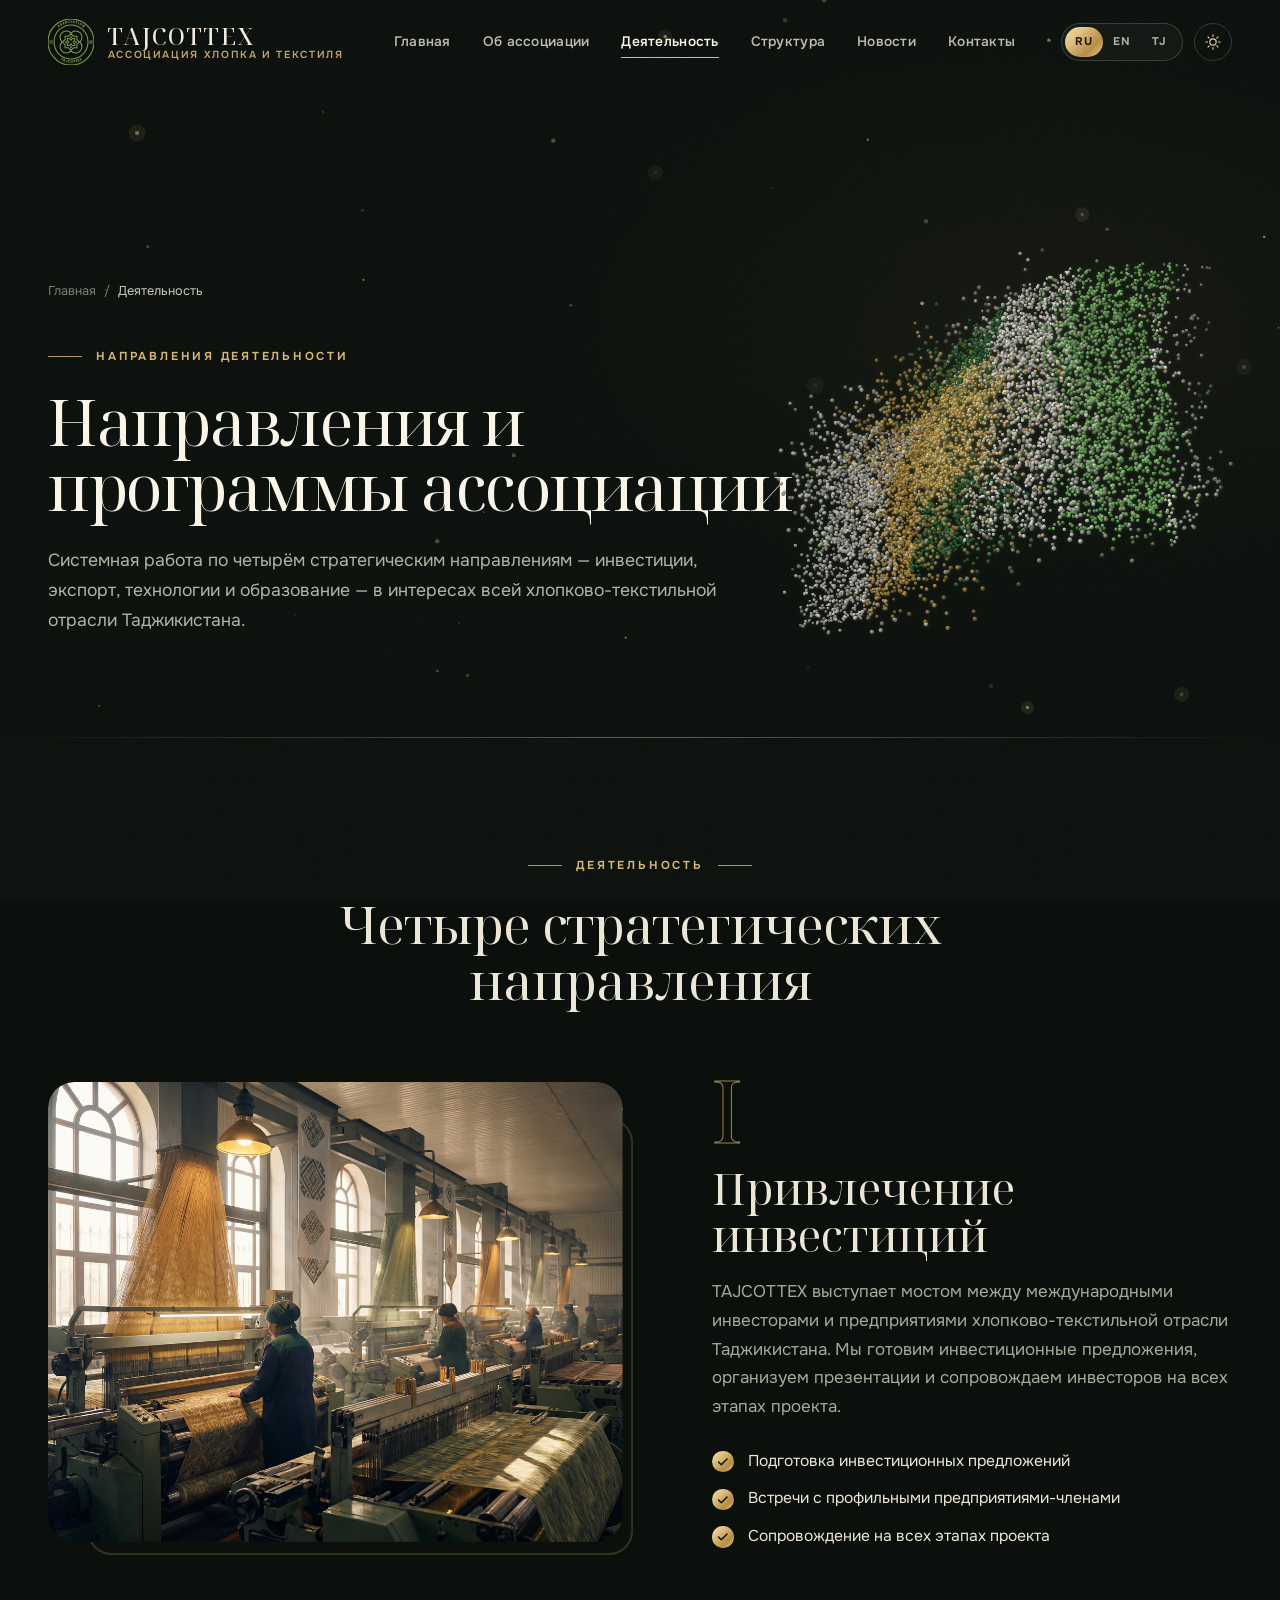
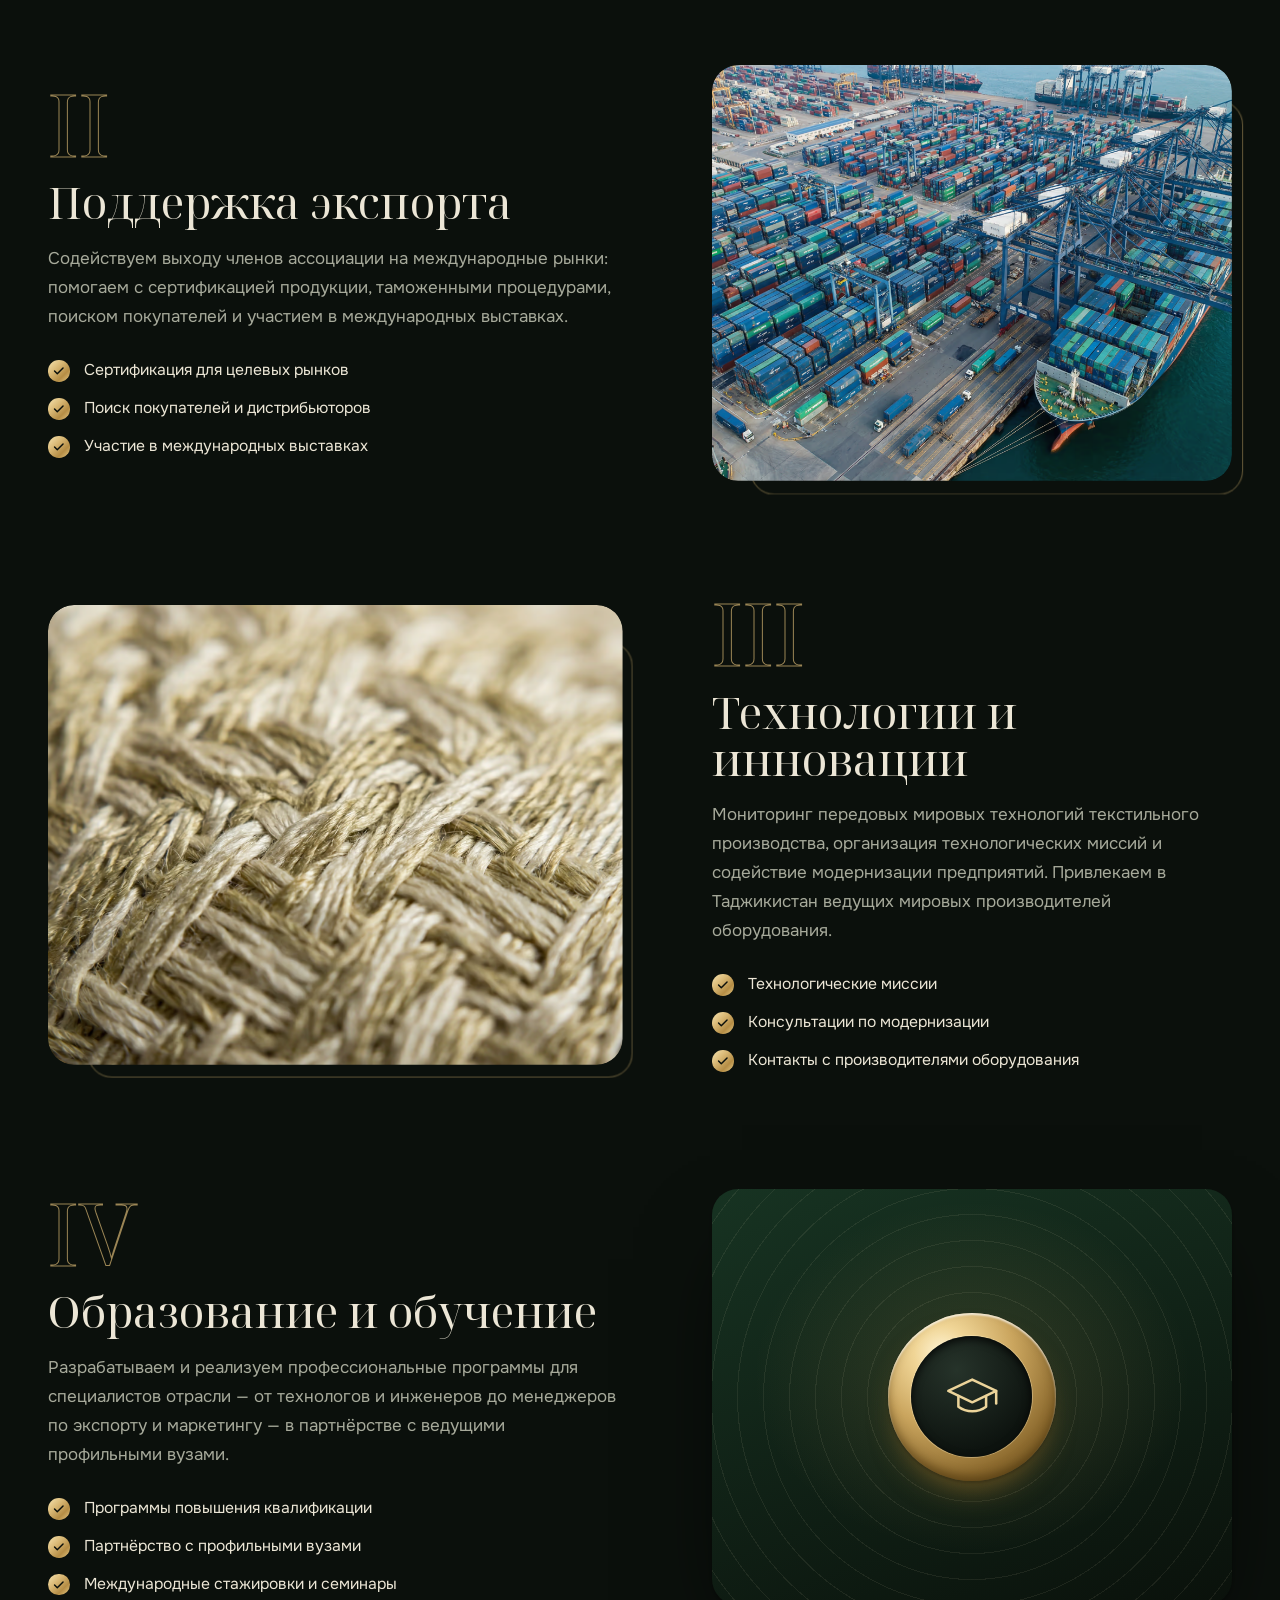
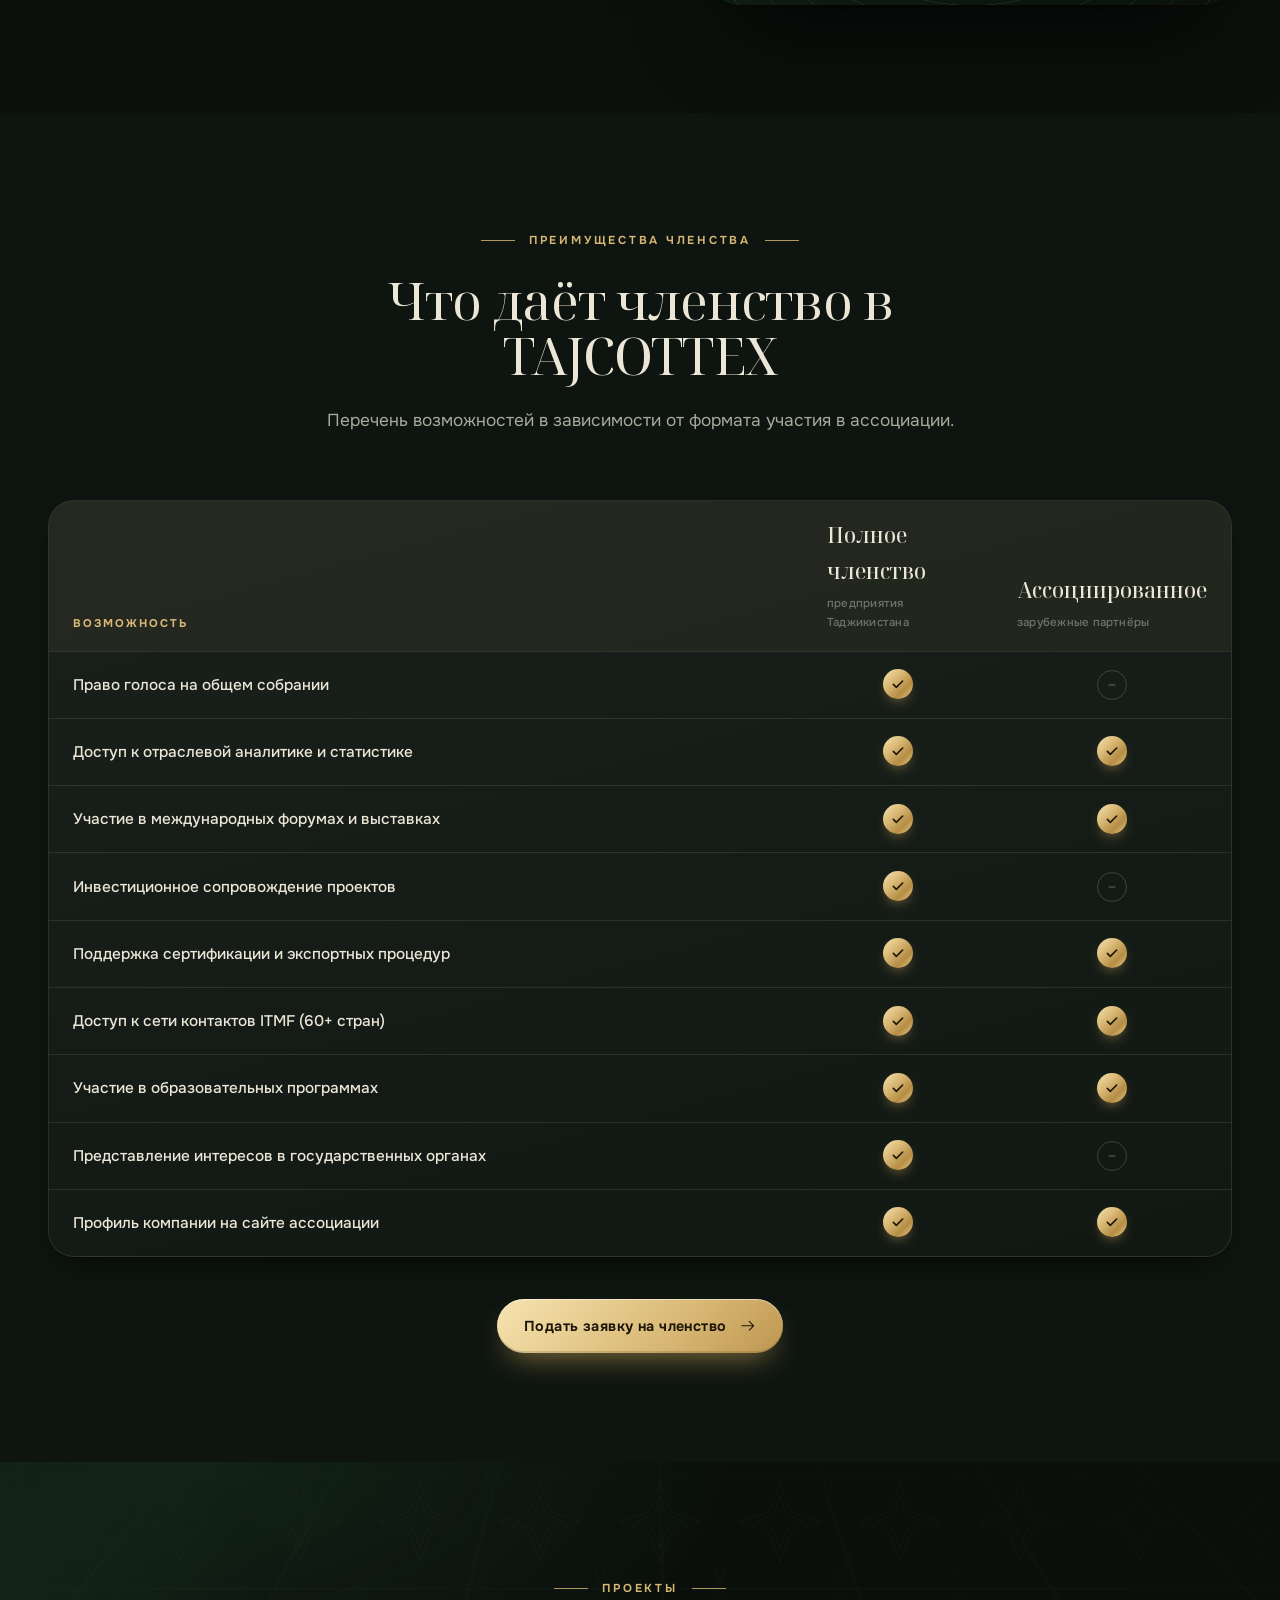
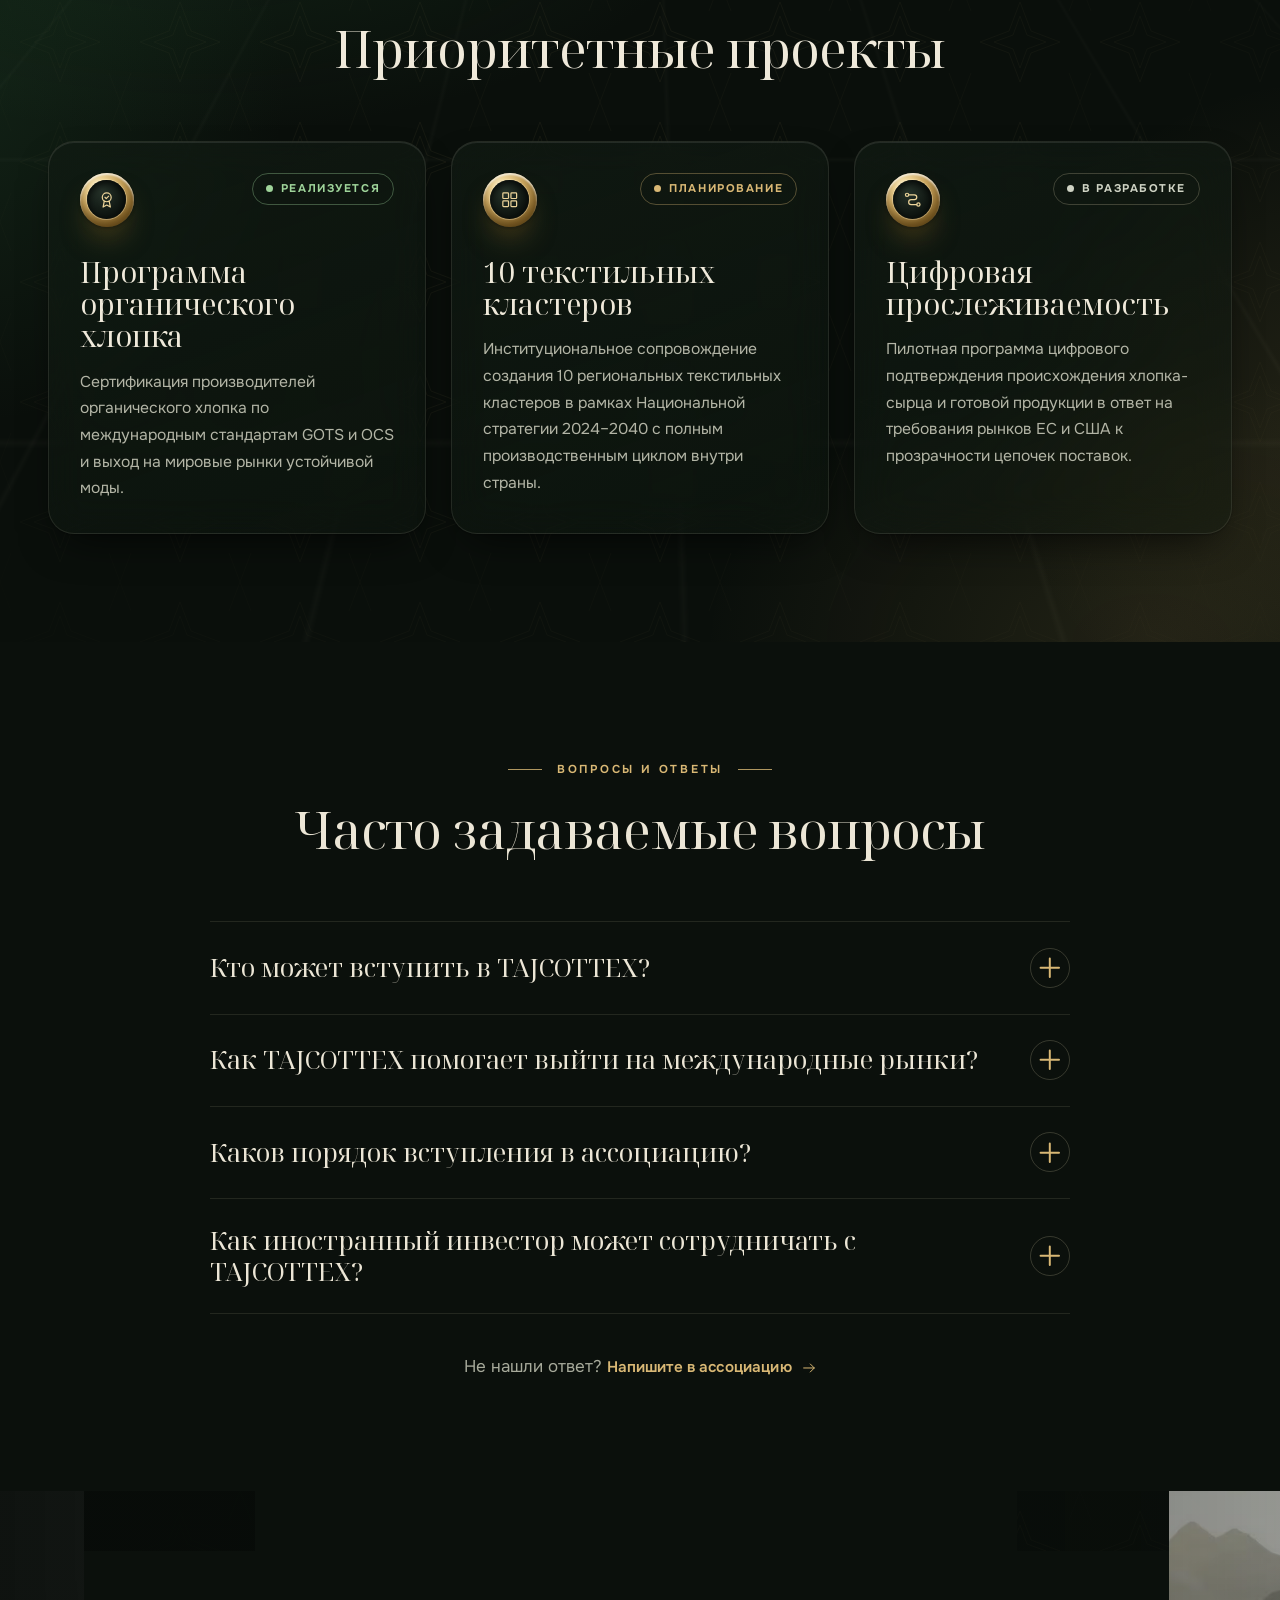
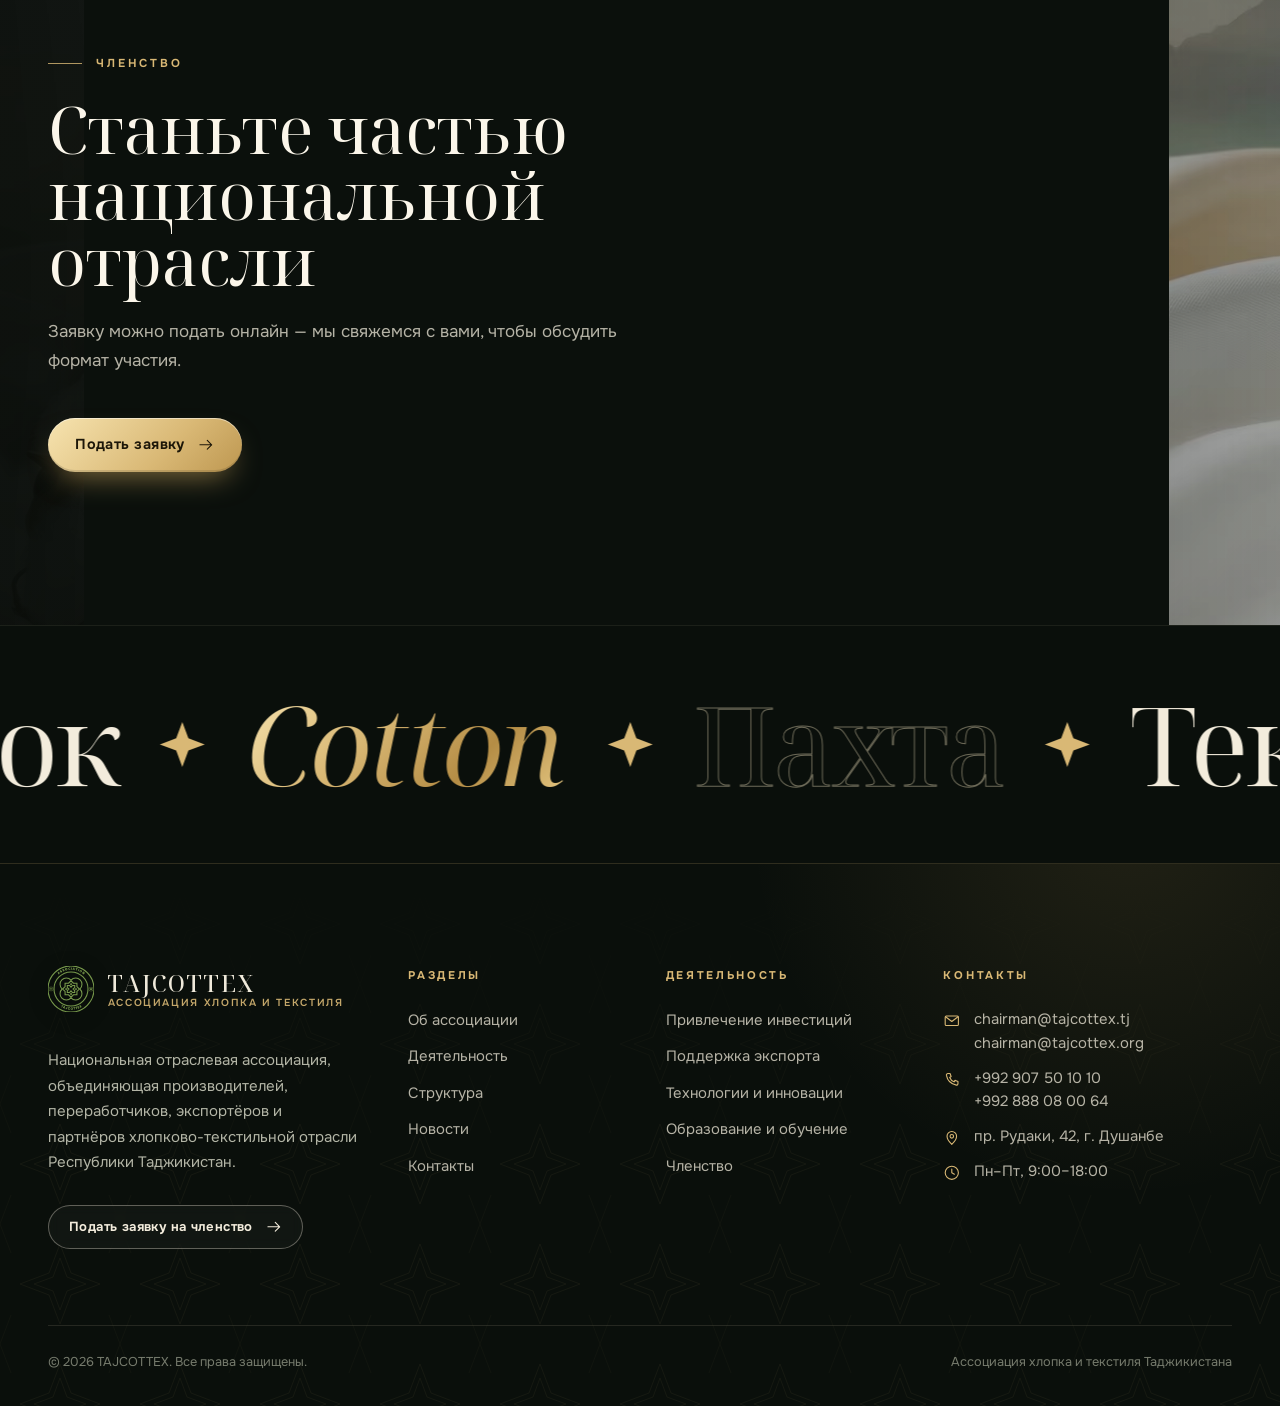
<file: activities.html>
<!DOCTYPE html>
<html lang="ru" data-l="ru" data-theme="dark" data-title-ru="Деятельность — TAJCOTTEX" data-title-en="Activities — TAJCOTTEX" data-title-tj="Фаъолият — TAJCOTTEX">
<head>
<meta charset="UTF-8">
<meta name="viewport" content="width=device-width, initial-scale=1">
<title>Деятельность — TAJCOTTEX</title>
<meta name="description" content="Направления работы TAJCOTTEX: привлечение инвестиций, поддержка экспорта, технологическая модернизация и образование в хлопково-текстильной отрасли Таджикистана.">
<meta name="theme-color" content="#0b100c">
<meta property="og:type" content="website">
<meta property="og:site_name" content="TAJCOTTEX">
<meta property="og:title" content="Деятельность — TAJCOTTEX">
<meta property="og:description" content="Направления работы TAJCOTTEX: привлечение инвестиций, поддержка экспорта, технологическая модернизация и образование в хлопково-текстильной отрасли Таджикистана.">
<link rel="icon" href="source/logo.svg" type="image/svg+xml">
<link rel="preload" href="fonts/noto-serif-display-cyrillic-400-normal.woff2" as="font" type="font/woff2" crossorigin>
<link rel="preload" href="fonts/onest-cyrillic-wght-normal.woff2" as="font" type="font/woff2" crossorigin>
<link rel="stylesheet" href="css/site.css">
<script>(function(h){try{h.setAttribute('data-theme','dark');var s=localStorage.getItem('tajcottex_theme');if(s==='dark'||s==='light')h.setAttribute('data-theme',s)}catch(e){}try{var m=document.cookie.match(/(?:^|; )tajcottex_lang=(ru|en|tj)(?:;|$)/);if(m){h.setAttribute('data-l',m[1]);h.lang=m[1]==='tj'?'tg':m[1]}}catch(e){}h.classList.add('js')})(document.documentElement)</script>
</head>
<body class="">
<a class="skip" href="#main"><span data-lang="ru">Перейти к содержанию</span><span data-lang="en">Skip to content</span><span data-lang="tj">Гузаштан ба мундариҷа</span></a>
<div class="progress" aria-hidden="true"><span data-progress></span></div>
<header class="nav" data-nav>
  <div class="nav__in wrap">
    <a class="brand" href="index.html" aria-label="TAJCOTTEX"><img class="brand__mark" src="source/logo.svg" alt="" width="46" height="46"><span class="brand__text"><b>TAJCOTTEX</b><small><span data-lang="ru">Ассоциация хлопка и текстиля</span><span data-lang="en">Cotton &amp; Textile Association</span><span data-lang="tj">Ассотсиатсияи пахта ва нассоҷӣ</span></small></span></a>
    <nav class="menu" aria-label="Main"><a href="index.html"><span data-lang="ru">Главная</span><span data-lang="en">Home</span><span data-lang="tj">Асосӣ</span></a><a href="about.html"><span data-lang="ru">Об ассоциации</span><span data-lang="en">About</span><span data-lang="tj">Дар бораи мо</span></a><a href="activities.html" aria-current="page"><span data-lang="ru">Деятельность</span><span data-lang="en">Activities</span><span data-lang="tj">Фаъолият</span></a><a href="structure.html"><span data-lang="ru">Структура</span><span data-lang="en">Structure</span><span data-lang="tj">Сохтор</span></a><a href="news.html"><span data-lang="ru">Новости</span><span data-lang="en">News</span><span data-lang="tj">Хабарҳо</span></a><a href="contact.html"><span data-lang="ru">Контакты</span><span data-lang="en">Contact</span><span data-lang="tj">Тамос</span></a></nav>
    <div class="nav__tools">
      <div class="langs" role="group" aria-label="Language / Язык / Забон"><button type="button" data-lang-btn="ru" lang="ru" aria-label="Русский">RU</button><button type="button" data-lang-btn="en" lang="en" aria-label="English">EN</button><button type="button" data-lang-btn="tj" lang="tg" aria-label="Тоҷикӣ">TJ</button></div>
      <button type="button" class="theme-btn" data-theme-toggle aria-label="Theme"><svg class="ic ic--sun" width="24" height="24" viewBox="0 0 24 24" fill="none" stroke="currentColor" stroke-width="1.5" stroke-linecap="round" stroke-linejoin="round" aria-hidden="true" focusable="false"><circle cx="12" cy="12" r="4.2"/><path d="M12 2.5v2.2M12 19.3v2.2M2.5 12h2.2M19.3 12h2.2M5.3 5.3l1.6 1.6M17.1 17.1l1.6 1.6M5.3 18.7l1.6-1.6M17.1 6.9l1.6-1.6"/></svg><svg class="ic ic--moon" width="24" height="24" viewBox="0 0 24 24" fill="none" stroke="currentColor" stroke-width="1.5" stroke-linecap="round" stroke-linejoin="round" aria-hidden="true" focusable="false"><path d="M20.5 14.2A8.5 8.5 0 0 1 9.8 3.5a8.5 8.5 0 1 0 10.7 10.7z"/></svg></button>
      <button type="button" class="burger" data-burger aria-expanded="false" aria-controls="drawer" aria-label="Menu"><span></span><span></span></button>
    </div>
  </div>
</header>
<div class="drawer" id="drawer" data-drawer hidden>
  <nav class="drawer__links" aria-label="Mobile"><a href="index.html"><span data-lang="ru">Главная</span><span data-lang="en">Home</span><span data-lang="tj">Асосӣ</span></a><a href="about.html"><span data-lang="ru">Об ассоциации</span><span data-lang="en">About</span><span data-lang="tj">Дар бораи мо</span></a><a href="activities.html" aria-current="page"><span data-lang="ru">Деятельность</span><span data-lang="en">Activities</span><span data-lang="tj">Фаъолият</span></a><a href="structure.html"><span data-lang="ru">Структура</span><span data-lang="en">Structure</span><span data-lang="tj">Сохтор</span></a><a href="news.html"><span data-lang="ru">Новости</span><span data-lang="en">News</span><span data-lang="tj">Хабарҳо</span></a><a href="contact.html"><span data-lang="ru">Контакты</span><span data-lang="en">Contact</span><span data-lang="tj">Тамос</span></a></nav>
  <div class="drawer__foot"><div class="langs" role="group" aria-label="Language / Язык / Забон"><button type="button" data-lang-btn="ru" lang="ru" aria-label="Русский">RU</button><button type="button" data-lang-btn="en" lang="en" aria-label="English">EN</button><button type="button" data-lang-btn="tj" lang="tg" aria-label="Тоҷикӣ">TJ</button></div><a href="mailto:chairman@tajcottex.tj">chairman@tajcottex.tj</a></div>
</div>
<main id="main">
<div class="scene" data-scene="fabric,yarn,cotton,globe">
  <div class="scene__layer" aria-hidden="true"><canvas class="scene-canvas"></canvas></div>
<section class="phero stage" data-dust="45" data-stage="0">
  <div class="phero__veil" aria-hidden="true"></div>
  
  <div class="wrap phero__in">
    <ol class="crumbs" aria-label="Breadcrumb"><li><a href="index.html"><span data-lang="ru">Главная</span><span data-lang="en">Home</span><span data-lang="tj">Асосӣ</span></a></li><li aria-current="page"><span data-lang="ru">Деятельность</span><span data-lang="en">Activities</span><span data-lang="tj">Фаъолият</span></li></ol>
    <p class="kicker kicker--light"><span data-lang="ru">Направления деятельности</span><span data-lang="en">Areas of activity</span><span data-lang="tj">Самтҳои фаъолият</span></p>
    <h1 class="phero__title"><span data-lang="ru">Направления и программы ассоциации</span><span data-lang="en">Association activities and programmes</span><span data-lang="tj">Самтҳо ва барномаҳои ассотсиатсия</span></h1>
    <p class="phero__lead"><span data-lang="ru">Системная работа по четырём стратегическим направлениям — инвестиции, экспорт, технологии и образование — в интересах всей хлопково-текстильной отрасли Таджикистана.</span><span data-lang="en">Structured work across four strategic areas — investment, export, technology and education — in the interests of Tajikistan’s entire cotton and textile industry.</span><span data-lang="tj">Кори низомнок дар чор самти стратегӣ — сармоягузорӣ, содирот, технология ва таълим — ба манфиати тамоми соҳаи пахта ва нассоҷии Тоҷикистон.</span></p>
    
  </div>
  <div class="phero__fade" aria-hidden="true"></div>
</section>
<section class="section" aria-labelledby="dirs">
  <div class="wrap">
    <header class="shead shead--center  rv">
  <p class="kicker"><span data-lang="ru">Деятельность</span><span data-lang="en">Activities</span><span data-lang="tj">Фаъолият</span></p>
  <h2 class="shead__title"><span data-lang="ru">Четыре стратегических направления</span><span data-lang="en">Four strategic areas of work</span><span data-lang="tj">Чор самти стратегии кор</span></h2>
  
</header>
    <div class="dirs">
      <article class="split dir">
  <figure class="frame rv" data-tilt><div class="frame__back" aria-hidden="true"></div><img class="frame__img" src="source/about-factory.avif" alt="" loading="lazy" width="1200" height="800"></figure>
  <div class="split__text rv">
    <p class="dir__num">I</p>
    <h3 class="dir__h"><span data-lang="ru">Привлечение инвестиций</span><span data-lang="en">Investment attraction</span><span data-lang="tj">Ҷалби сармоягузорӣ</span></h3>
    <p class="prose"><span data-lang="ru">TAJCOTTEX выступает мостом между международными инвесторами и предприятиями хлопково-текстильной отрасли Таджикистана. Мы готовим инвестиционные предложения, организуем презентации и сопровождаем инвесторов на всех этапах проекта.</span><span data-lang="en">TAJCOTTEX acts as a bridge between international investors and Tajikistan’s cotton and textile enterprises. We prepare investment proposals, organise presentations and support investors at every stage of a project.</span><span data-lang="tj">TAJCOTTEX пули пайвасти байни сармоягузорони байналмилалӣ ва корхонаҳои соҳаи пахта ва нассоҷии Тоҷикистон аст. Мо пешниҳодҳои сармоягузорӣ омода мекунем, муаррифиҳо ташкил медиҳем ва сармоягузоронро дар ҳамаи марҳилаҳои лоиҳа ҳамроҳӣ менамоем.</span></p>
    <ul class="ticks ticks--sm"><li><svg class="ic" width="24" height="24" viewBox="0 0 24 24" fill="none" stroke="currentColor" stroke-width="1.5" stroke-linecap="round" stroke-linejoin="round" aria-hidden="true" focusable="false"><path d="M5 12.5l4.5 4.5L19 7.5"/></svg><span data-lang="ru">Подготовка инвестиционных предложений</span><span data-lang="en">Preparation of investment proposals</span><span data-lang="tj">Омодасозии пешниҳодҳои сармоягузорӣ</span></li><li><svg class="ic" width="24" height="24" viewBox="0 0 24 24" fill="none" stroke="currentColor" stroke-width="1.5" stroke-linecap="round" stroke-linejoin="round" aria-hidden="true" focusable="false"><path d="M5 12.5l4.5 4.5L19 7.5"/></svg><span data-lang="ru">Встречи с профильными предприятиями-членами</span><span data-lang="en">Meetings with relevant member enterprises</span><span data-lang="tj">Вохӯриҳо бо корхонаҳои аъзои соҳавӣ</span></li><li><svg class="ic" width="24" height="24" viewBox="0 0 24 24" fill="none" stroke="currentColor" stroke-width="1.5" stroke-linecap="round" stroke-linejoin="round" aria-hidden="true" focusable="false"><path d="M5 12.5l4.5 4.5L19 7.5"/></svg><span data-lang="ru">Сопровождение на всех этапах проекта</span><span data-lang="en">Support at every project stage</span><span data-lang="tj">Ҳамроҳӣ дар ҳамаи марҳилаҳои лоиҳа</span></li></ul>
  </div>
</article>
      <article class="split split--rev dir">
  <figure class="frame rv" data-tilt><div class="frame__back" aria-hidden="true"></div><img class="frame__img" src="source/news-export.avif" alt="" loading="lazy" width="1200" height="800"></figure>
  <div class="split__text rv">
    <p class="dir__num">II</p>
    <h3 class="dir__h"><span data-lang="ru">Поддержка экспорта</span><span data-lang="en">Export support</span><span data-lang="tj">Дастгирии содирот</span></h3>
    <p class="prose"><span data-lang="ru">Содействуем выходу членов ассоциации на международные рынки: помогаем с сертификацией продукции, таможенными процедурами, поиском покупателей и участием в международных выставках.</span><span data-lang="en">We help members enter international markets — with product certification, customs procedures, buyer search and participation in international exhibitions.</span><span data-lang="tj">Мо ба аъзоёни ассотсиатсия дар ворид шудан ба бозорҳои байналмилалӣ мусоидат мекунем: дар сертификатсияи маҳсулот, расмиёти гумрукӣ, ҷустуҷӯи харидорон ва иштирок дар намоишгоҳҳои байналмилалӣ.</span></p>
    <ul class="ticks ticks--sm"><li><svg class="ic" width="24" height="24" viewBox="0 0 24 24" fill="none" stroke="currentColor" stroke-width="1.5" stroke-linecap="round" stroke-linejoin="round" aria-hidden="true" focusable="false"><path d="M5 12.5l4.5 4.5L19 7.5"/></svg><span data-lang="ru">Сертификация для целевых рынков</span><span data-lang="en">Certification for target markets</span><span data-lang="tj">Сертификатсия барои бозорҳои мақсаднок</span></li><li><svg class="ic" width="24" height="24" viewBox="0 0 24 24" fill="none" stroke="currentColor" stroke-width="1.5" stroke-linecap="round" stroke-linejoin="round" aria-hidden="true" focusable="false"><path d="M5 12.5l4.5 4.5L19 7.5"/></svg><span data-lang="ru">Поиск покупателей и дистрибьюторов</span><span data-lang="en">Buyer and distributor search</span><span data-lang="tj">Ҷустуҷӯи харидорон ва дистрибюторҳо</span></li><li><svg class="ic" width="24" height="24" viewBox="0 0 24 24" fill="none" stroke="currentColor" stroke-width="1.5" stroke-linecap="round" stroke-linejoin="round" aria-hidden="true" focusable="false"><path d="M5 12.5l4.5 4.5L19 7.5"/></svg><span data-lang="ru">Участие в международных выставках</span><span data-lang="en">International trade fairs</span><span data-lang="tj">Иштирок дар намоишгоҳҳои байналмилалӣ</span></li></ul>
  </div>
</article>
      <article class="split dir">
  <figure class="frame rv" data-tilt><div class="frame__back" aria-hidden="true"></div><img class="frame__img" src="source/quality-fabric.avif" alt="" loading="lazy" width="1200" height="800"></figure>
  <div class="split__text rv">
    <p class="dir__num">III</p>
    <h3 class="dir__h"><span data-lang="ru">Технологии и инновации</span><span data-lang="en">Technology &amp; innovation</span><span data-lang="tj">Технология ва навоварӣ</span></h3>
    <p class="prose"><span data-lang="ru">Мониторинг передовых мировых технологий текстильного производства, организация технологических миссий и содействие модернизации предприятий. Привлекаем в Таджикистан ведущих мировых производителей оборудования.</span><span data-lang="en">Monitoring leading global textile technologies, organising technology missions and supporting enterprise modernisation. We attract the world’s leading equipment manufacturers to Tajikistan.</span><span data-lang="tj">Мониторинги технологияҳои пешрафтаи ҷаҳонии истеҳсоли нассоҷӣ, ташкили миссияҳои технологӣ ва мусоидат ба навсозии корхонаҳо. Мо истеҳсолкунандагони пешбари ҷаҳонии таҷҳизотро ба Тоҷикистон ҷалб мекунем.</span></p>
    <ul class="ticks ticks--sm"><li><svg class="ic" width="24" height="24" viewBox="0 0 24 24" fill="none" stroke="currentColor" stroke-width="1.5" stroke-linecap="round" stroke-linejoin="round" aria-hidden="true" focusable="false"><path d="M5 12.5l4.5 4.5L19 7.5"/></svg><span data-lang="ru">Технологические миссии</span><span data-lang="en">Technology missions</span><span data-lang="tj">Миссияҳои технологӣ</span></li><li><svg class="ic" width="24" height="24" viewBox="0 0 24 24" fill="none" stroke="currentColor" stroke-width="1.5" stroke-linecap="round" stroke-linejoin="round" aria-hidden="true" focusable="false"><path d="M5 12.5l4.5 4.5L19 7.5"/></svg><span data-lang="ru">Консультации по модернизации</span><span data-lang="en">Modernisation consulting</span><span data-lang="tj">Машварат оид ба навсозӣ</span></li><li><svg class="ic" width="24" height="24" viewBox="0 0 24 24" fill="none" stroke="currentColor" stroke-width="1.5" stroke-linecap="round" stroke-linejoin="round" aria-hidden="true" focusable="false"><path d="M5 12.5l4.5 4.5L19 7.5"/></svg><span data-lang="ru">Контакты с производителями оборудования</span><span data-lang="en">Contacts with equipment makers</span><span data-lang="tj">Робита бо истеҳсолкунандагони таҷҳизот</span></li></ul>
  </div>
</article>
      <article class="split split--rev dir">
  <div class="emblem rv" data-tilt aria-hidden="true"><div class="emblem__rings"></div><span class="medal medal--xl" aria-hidden="true"><span class="medal__face"><svg class="ic" width="24" height="24" viewBox="0 0 24 24" fill="none" stroke="currentColor" stroke-width="1.5" stroke-linecap="round" stroke-linejoin="round" aria-hidden="true" focusable="false"><path d="M2.5 9.5L12 5l9.5 4.5L12 14z"/><path d="M6.5 11.5v4.3c3.2 2.4 7.8 2.4 11 0v-4.3"/><path d="M21.5 9.5v5"/></svg></span></span></div>
  <div class="split__text rv">
    <p class="dir__num">IV</p>
    <h3 class="dir__h"><span data-lang="ru">Образование и обучение</span><span data-lang="en">Education &amp; training</span><span data-lang="tj">Таълим ва омӯзиш</span></h3>
    <p class="prose"><span data-lang="ru">Разрабатываем и реализуем профессиональные программы для специалистов отрасли — от технологов и инженеров до менеджеров по экспорту и маркетингу — в партнёрстве с ведущими профильными вузами.</span><span data-lang="en">We design and deliver professional programmes for industry specialists — from technologists and engineers to export and marketing managers — in partnership with leading specialised universities.</span><span data-lang="tj">Мо барномаҳои касбиро барои мутахассисони соҳа — аз технологҳо ва муҳандисон то менеҷерони содирот ва маркетинг — дар шарикӣ бо донишгоҳҳои пешбари соҳавӣ таҳия ва иҷро мекунем.</span></p>
    <ul class="ticks ticks--sm"><li><svg class="ic" width="24" height="24" viewBox="0 0 24 24" fill="none" stroke="currentColor" stroke-width="1.5" stroke-linecap="round" stroke-linejoin="round" aria-hidden="true" focusable="false"><path d="M5 12.5l4.5 4.5L19 7.5"/></svg><span data-lang="ru">Программы повышения квалификации</span><span data-lang="en">Upskilling programmes</span><span data-lang="tj">Барномаҳои такмили ихтисос</span></li><li><svg class="ic" width="24" height="24" viewBox="0 0 24 24" fill="none" stroke="currentColor" stroke-width="1.5" stroke-linecap="round" stroke-linejoin="round" aria-hidden="true" focusable="false"><path d="M5 12.5l4.5 4.5L19 7.5"/></svg><span data-lang="ru">Партнёрство с профильными вузами</span><span data-lang="en">Partnerships with universities</span><span data-lang="tj">Шарикӣ бо донишгоҳҳои соҳавӣ</span></li><li><svg class="ic" width="24" height="24" viewBox="0 0 24 24" fill="none" stroke="currentColor" stroke-width="1.5" stroke-linecap="round" stroke-linejoin="round" aria-hidden="true" focusable="false"><path d="M5 12.5l4.5 4.5L19 7.5"/></svg><span data-lang="ru">Международные стажировки и семинары</span><span data-lang="en">International seminars</span><span data-lang="tj">Семинарҳои байналмилалӣ</span></li></ul>
  </div>
</article>
    </div>
  </div>
</section>
<section class="section section--alt" aria-labelledby="ben" id="membership">
  <div class="wrap">
    <header class="shead shead--center  rv">
  <p class="kicker"><span data-lang="ru">Преимущества членства</span><span data-lang="en">Membership benefits</span><span data-lang="tj">Имтиёзҳои узвият</span></p>
  <h2 class="shead__title"><span data-lang="ru">Что даёт членство в TAJCOTTEX</span><span data-lang="en">What TAJCOTTEX membership offers</span><span data-lang="tj">Узвият дар TAJCOTTEX чӣ медиҳад</span></h2>
  <p class="shead__lead"><span data-lang="ru">Перечень возможностей в зависимости от формата участия в ассоциации.</span><span data-lang="en">Opportunities by membership category.</span><span data-lang="tj">Имкониятҳо вобаста ба шакли иштирок дар ассотсиатсия.</span></p>
</header>
    <div class="table-wrap rv">
      <table class="matrix">
        <thead><tr>
          <th scope="col"><span data-lang="ru">Возможность</span><span data-lang="en">Benefit</span><span data-lang="tj">Имконият</span></th>
          <th scope="col"><span class="matrix__plan"><span data-lang="ru">Полное членство</span><span data-lang="en">Full membership</span><span data-lang="tj">Узвияти пурра</span></span><small><span data-lang="ru">предприятия Таджикистана</span><span data-lang="en">Tajik enterprises</span><span data-lang="tj">корхонаҳои Тоҷикистон</span></small></th>
          <th scope="col"><span class="matrix__plan"><span data-lang="ru">Ассоциированное</span><span data-lang="en">Associate</span><span data-lang="tj">Ассотсиативӣ</span></span><small><span data-lang="ru">зарубежные партнёры</span><span data-lang="en">foreign partners</span><span data-lang="tj">шарикони хориҷӣ</span></small></th>
        </tr></thead>
        <tbody><tr><th scope="row"><span data-lang="ru">Право голоса на общем собрании</span><span data-lang="en">Voting rights at the General Assembly</span><span data-lang="tj">Ҳуқуқи овоздиҳӣ дар Маҷлиси умумӣ</span></th><td><span class="yes"><svg class="ic" width="24" height="24" viewBox="0 0 24 24" fill="none" stroke="currentColor" stroke-width="1.5" stroke-linecap="round" stroke-linejoin="round" aria-hidden="true" focusable="false"><path d="M5 12.5l4.5 4.5L19 7.5"/></svg><span class="sr-only">✓</span></span></td><td><span class="no"><svg class="ic" width="24" height="24" viewBox="0 0 24 24" fill="none" stroke="currentColor" stroke-width="1.5" stroke-linecap="round" stroke-linejoin="round" aria-hidden="true" focusable="false"><path d="M7 12h10"/></svg><span class="sr-only">—</span></span></td></tr><tr><th scope="row"><span data-lang="ru">Доступ к отраслевой аналитике и статистике</span><span data-lang="en">Access to industry analytics and statistics</span><span data-lang="tj">Дастрасӣ ба таҳлил ва омори соҳавӣ</span></th><td><span class="yes"><svg class="ic" width="24" height="24" viewBox="0 0 24 24" fill="none" stroke="currentColor" stroke-width="1.5" stroke-linecap="round" stroke-linejoin="round" aria-hidden="true" focusable="false"><path d="M5 12.5l4.5 4.5L19 7.5"/></svg><span class="sr-only">✓</span></span></td><td><span class="yes"><svg class="ic" width="24" height="24" viewBox="0 0 24 24" fill="none" stroke="currentColor" stroke-width="1.5" stroke-linecap="round" stroke-linejoin="round" aria-hidden="true" focusable="false"><path d="M5 12.5l4.5 4.5L19 7.5"/></svg><span class="sr-only">✓</span></span></td></tr><tr><th scope="row"><span data-lang="ru">Участие в международных форумах и выставках</span><span data-lang="en">Participation in international forums and exhibitions</span><span data-lang="tj">Иштирок дар форумҳо ва намоишгоҳҳои байналмилалӣ</span></th><td><span class="yes"><svg class="ic" width="24" height="24" viewBox="0 0 24 24" fill="none" stroke="currentColor" stroke-width="1.5" stroke-linecap="round" stroke-linejoin="round" aria-hidden="true" focusable="false"><path d="M5 12.5l4.5 4.5L19 7.5"/></svg><span class="sr-only">✓</span></span></td><td><span class="yes"><svg class="ic" width="24" height="24" viewBox="0 0 24 24" fill="none" stroke="currentColor" stroke-width="1.5" stroke-linecap="round" stroke-linejoin="round" aria-hidden="true" focusable="false"><path d="M5 12.5l4.5 4.5L19 7.5"/></svg><span class="sr-only">✓</span></span></td></tr><tr><th scope="row"><span data-lang="ru">Инвестиционное сопровождение проектов</span><span data-lang="en">Investment project support</span><span data-lang="tj">Ҳамроҳии сармоягузории лоиҳаҳо</span></th><td><span class="yes"><svg class="ic" width="24" height="24" viewBox="0 0 24 24" fill="none" stroke="currentColor" stroke-width="1.5" stroke-linecap="round" stroke-linejoin="round" aria-hidden="true" focusable="false"><path d="M5 12.5l4.5 4.5L19 7.5"/></svg><span class="sr-only">✓</span></span></td><td><span class="no"><svg class="ic" width="24" height="24" viewBox="0 0 24 24" fill="none" stroke="currentColor" stroke-width="1.5" stroke-linecap="round" stroke-linejoin="round" aria-hidden="true" focusable="false"><path d="M7 12h10"/></svg><span class="sr-only">—</span></span></td></tr><tr><th scope="row"><span data-lang="ru">Поддержка сертификации и экспортных процедур</span><span data-lang="en">Certification and export procedure support</span><span data-lang="tj">Дастгирии сертификатсия ва расмиёти содирот</span></th><td><span class="yes"><svg class="ic" width="24" height="24" viewBox="0 0 24 24" fill="none" stroke="currentColor" stroke-width="1.5" stroke-linecap="round" stroke-linejoin="round" aria-hidden="true" focusable="false"><path d="M5 12.5l4.5 4.5L19 7.5"/></svg><span class="sr-only">✓</span></span></td><td><span class="yes"><svg class="ic" width="24" height="24" viewBox="0 0 24 24" fill="none" stroke="currentColor" stroke-width="1.5" stroke-linecap="round" stroke-linejoin="round" aria-hidden="true" focusable="false"><path d="M5 12.5l4.5 4.5L19 7.5"/></svg><span class="sr-only">✓</span></span></td></tr><tr><th scope="row"><span data-lang="ru">Доступ к сети контактов ITMF (60+ стран)</span><span data-lang="en">Access to the ITMF network (60+ countries)</span><span data-lang="tj">Дастрасӣ ба шабакаи ITMF (60+ кишвар)</span></th><td><span class="yes"><svg class="ic" width="24" height="24" viewBox="0 0 24 24" fill="none" stroke="currentColor" stroke-width="1.5" stroke-linecap="round" stroke-linejoin="round" aria-hidden="true" focusable="false"><path d="M5 12.5l4.5 4.5L19 7.5"/></svg><span class="sr-only">✓</span></span></td><td><span class="yes"><svg class="ic" width="24" height="24" viewBox="0 0 24 24" fill="none" stroke="currentColor" stroke-width="1.5" stroke-linecap="round" stroke-linejoin="round" aria-hidden="true" focusable="false"><path d="M5 12.5l4.5 4.5L19 7.5"/></svg><span class="sr-only">✓</span></span></td></tr><tr><th scope="row"><span data-lang="ru">Участие в образовательных программах</span><span data-lang="en">Access to educational programmes</span><span data-lang="tj">Иштирок дар барномаҳои таълимӣ</span></th><td><span class="yes"><svg class="ic" width="24" height="24" viewBox="0 0 24 24" fill="none" stroke="currentColor" stroke-width="1.5" stroke-linecap="round" stroke-linejoin="round" aria-hidden="true" focusable="false"><path d="M5 12.5l4.5 4.5L19 7.5"/></svg><span class="sr-only">✓</span></span></td><td><span class="yes"><svg class="ic" width="24" height="24" viewBox="0 0 24 24" fill="none" stroke="currentColor" stroke-width="1.5" stroke-linecap="round" stroke-linejoin="round" aria-hidden="true" focusable="false"><path d="M5 12.5l4.5 4.5L19 7.5"/></svg><span class="sr-only">✓</span></span></td></tr><tr><th scope="row"><span data-lang="ru">Представление интересов в государственных органах</span><span data-lang="en">Representation before government bodies</span><span data-lang="tj">Намояндагии манфиатҳо дар мақомоти давлатӣ</span></th><td><span class="yes"><svg class="ic" width="24" height="24" viewBox="0 0 24 24" fill="none" stroke="currentColor" stroke-width="1.5" stroke-linecap="round" stroke-linejoin="round" aria-hidden="true" focusable="false"><path d="M5 12.5l4.5 4.5L19 7.5"/></svg><span class="sr-only">✓</span></span></td><td><span class="no"><svg class="ic" width="24" height="24" viewBox="0 0 24 24" fill="none" stroke="currentColor" stroke-width="1.5" stroke-linecap="round" stroke-linejoin="round" aria-hidden="true" focusable="false"><path d="M7 12h10"/></svg><span class="sr-only">—</span></span></td></tr><tr><th scope="row"><span data-lang="ru">Профиль компании на сайте ассоциации</span><span data-lang="en">Company profile on the association website</span><span data-lang="tj">Профили ширкат дар сомонаи ассотсиатсия</span></th><td><span class="yes"><svg class="ic" width="24" height="24" viewBox="0 0 24 24" fill="none" stroke="currentColor" stroke-width="1.5" stroke-linecap="round" stroke-linejoin="round" aria-hidden="true" focusable="false"><path d="M5 12.5l4.5 4.5L19 7.5"/></svg><span class="sr-only">✓</span></span></td><td><span class="yes"><svg class="ic" width="24" height="24" viewBox="0 0 24 24" fill="none" stroke="currentColor" stroke-width="1.5" stroke-linecap="round" stroke-linejoin="round" aria-hidden="true" focusable="false"><path d="M5 12.5l4.5 4.5L19 7.5"/></svg><span class="sr-only">✓</span></span></td></tr></tbody>
      </table>
    </div>
    <div class="center rv"><a class="btn btn--gold" href="contact.html"><span class="btn__label"><span data-lang="ru">Подать заявку на членство</span><span data-lang="en">Apply for membership</span><span data-lang="tj">Аризаи узвият пешниҳод кардан</span></span><svg class="ic btn__ic" width="24" height="24" viewBox="0 0 24 24" fill="none" stroke="currentColor" stroke-width="1.5" stroke-linecap="round" stroke-linejoin="round" aria-hidden="true" focusable="false"><path d="M4 12h16M14 6l6 6-6 6"/></svg></a></div>
  </div>
</section>
<section class="section stage section--deep" aria-labelledby="proj" data-stage="2" data-place="back">
  <div class="aurora" aria-hidden="true"></div><div class="deep__grid" aria-hidden="true"></div>
  <div class="wrap">
    <header class="shead shead--center shead--light rv">
  <p class="kicker"><span data-lang="ru">Проекты</span><span data-lang="en">Projects</span><span data-lang="tj">Лоиҳаҳо</span></p>
  <h2 class="shead__title"><span data-lang="ru">Приоритетные проекты</span><span data-lang="en">Priority projects</span><span data-lang="tj">Лоиҳаҳои афзалиятнок</span></h2>
  
</header>
    <div class="cards cards--3 perspective">
      <article class="card card--project rv" style="--d:0s" data-tilt>
  <div class="card__top"><span class="medal medal--sm" aria-hidden="true"><span class="medal__face"><svg class="ic" width="24" height="24" viewBox="0 0 24 24" fill="none" stroke="currentColor" stroke-width="1.5" stroke-linecap="round" stroke-linejoin="round" aria-hidden="true" focusable="false"><circle cx="12" cy="9" r="5.5"/><path d="M9 13.8L7.5 21l4.5-2.5 4.5 2.5-1.5-7.2"/><path d="M9.8 9l1.6 1.6L14.4 7.6"/></svg></span></span><span class="status status--live"><span data-lang="ru">Реализуется</span><span data-lang="en">Active</span><span data-lang="tj">Амалӣ мешавад</span></span></div>
  <h3 class="card__h"><span data-lang="ru">Программа органического хлопка</span><span data-lang="en">Organic cotton programme</span><span data-lang="tj">Барномаи пахтаи органикӣ</span></h3>
  <p class="card__p"><span data-lang="ru">Сертификация производителей органического хлопка по международным стандартам GOTS и OCS и выход на мировые рынки устойчивой моды.</span><span data-lang="en">Certifying organic cotton producers to the international GOTS and OCS standards and opening access to global sustainable fashion markets.</span><span data-lang="tj">Сертификатсияи истеҳсолкунандагони пахтаи органикӣ тибқи стандартҳои байналмилалии GOTS ва OCS ва ворид шудан ба бозорҳои ҷаҳонии мӯди устувор.</span></p>
  <span class="card__glare" aria-hidden="true"></span>
</article>
      <article class="card card--project rv" style="--d:0.1s" data-tilt>
  <div class="card__top"><span class="medal medal--sm" aria-hidden="true"><span class="medal__face"><svg class="ic" width="24" height="24" viewBox="0 0 24 24" fill="none" stroke="currentColor" stroke-width="1.5" stroke-linecap="round" stroke-linejoin="round" aria-hidden="true" focusable="false"><rect x="3.5" y="3.5" width="7" height="7" rx="1"/><rect x="13.5" y="3.5" width="7" height="7" rx="1"/><rect x="3.5" y="13.5" width="7" height="7" rx="1"/><rect x="13.5" y="13.5" width="7" height="7" rx="1"/></svg></span></span><span class="status status--plan"><span data-lang="ru">Планирование</span><span data-lang="en">Planning</span><span data-lang="tj">Банақшагирӣ</span></span></div>
  <h3 class="card__h"><span data-lang="ru">10 текстильных кластеров</span><span data-lang="en">10 textile clusters</span><span data-lang="tj">10 кластери нассоҷӣ</span></h3>
  <p class="card__p"><span data-lang="ru">Институциональное сопровождение создания 10 региональных текстильных кластеров в рамках Национальной стратегии 2024–2040 с полным производственным циклом внутри страны.</span><span data-lang="en">Institutional support for creating 10 regional textile clusters under the National Strategy 2024–2040, with a full production cycle inside the country.</span><span data-lang="tj">Ҳамроҳии институтсионалии таъсиси 10 кластери минтақавии нассоҷӣ дар доираи Стратегияи миллии 2024–2040 бо давраи пурраи истеҳсолот дар дохили кишвар.</span></p>
  <span class="card__glare" aria-hidden="true"></span>
</article>
      <article class="card card--project rv" style="--d:0.2s" data-tilt>
  <div class="card__top"><span class="medal medal--sm" aria-hidden="true"><span class="medal__face"><svg class="ic" width="24" height="24" viewBox="0 0 24 24" fill="none" stroke="currentColor" stroke-width="1.5" stroke-linecap="round" stroke-linejoin="round" aria-hidden="true" focusable="false"><circle cx="5" cy="6" r="2"/><circle cx="19" cy="18" r="2"/><path d="M7 6h7a3 3 0 0 1 0 6h-4a3 3 0 0 0 0 6h7"/></svg></span></span><span class="status status--dev"><span data-lang="ru">В разработке</span><span data-lang="en">In development</span><span data-lang="tj">Дар таҳия</span></span></div>
  <h3 class="card__h"><span data-lang="ru">Цифровая прослеживаемость</span><span data-lang="en">Digital traceability</span><span data-lang="tj">Пайгирии рақамӣ</span></h3>
  <p class="card__p"><span data-lang="ru">Пилотная программа цифрового подтверждения происхождения хлопка-сырца и готовой продукции в ответ на требования рынков ЕС и США к прозрачности цепочек поставок.</span><span data-lang="en">A pilot for digital verification of the origin of raw cotton and finished goods, responding to EU and US supply-chain transparency requirements.</span><span data-lang="tj">Барномаи озмоишии тасдиқи рақамии пайдоиши пахтаи хом ва маҳсулоти тайёр дар посух ба талаботи бозорҳои ИА ва ИМА ба шаффофияти занҷираҳои таъминот.</span></p>
  <span class="card__glare" aria-hidden="true"></span>
</article>
    </div>
  </div>
</section>
<section class="section" aria-labelledby="faq">
  <div class="wrap wrap--narrow">
    <header class="shead shead--center  rv">
  <p class="kicker"><span data-lang="ru">Вопросы и ответы</span><span data-lang="en">FAQ</span><span data-lang="tj">Саволу ҷавоб</span></p>
  <h2 class="shead__title"><span data-lang="ru">Часто задаваемые вопросы</span><span data-lang="en">Frequently asked questions</span><span data-lang="tj">Саволҳои маъмул</span></h2>
  
</header>
    <div class="faq rv"><details class="faq__item">
  <summary><span><span data-lang="ru">Кто может вступить в TAJCOTTEX?</span><span data-lang="en">Who can join TAJCOTTEX?</span><span data-lang="tj">Кӣ метавонад ба TAJCOTTEX шомил шавад?</span></span><span class="faq__ic" aria-hidden="true"><svg class="ic" width="24" height="24" viewBox="0 0 24 24" fill="none" stroke="currentColor" stroke-width="1.5" stroke-linecap="round" stroke-linejoin="round" aria-hidden="true" focusable="false"><path d="M12 5v14M5 12h14"/></svg></span></summary>
  <div class="faq__body"><p><span data-lang="ru">Полное членство доступно предприятиям хлопковой, текстильной и смежных отраслей, зарегистрированным в Таджикистане. Ассоциированное членство — для иностранных компаний и организаций, заинтересованных в сотрудничестве с отраслью.</span><span data-lang="en">Full membership is open to cotton, textile and related enterprises registered in Tajikistan. Associate membership is available to foreign companies and organisations interested in cooperating with the industry.</span><span data-lang="tj">Узвияти пурра барои корхонаҳои соҳаҳои пахта, нассоҷӣ ва соҳаҳои вобаста, ки дар Тоҷикистон ба қайд гирифта шудаанд, дастрас аст. Узвияти ассотсиативӣ барои ширкатҳо ва ташкилотҳои хориҷие, ки ба ҳамкорӣ бо соҳа манфиатдоранд, пешбинӣ шудааст.</span></p></div>
</details><details class="faq__item">
  <summary><span><span data-lang="ru">Как TAJCOTTEX помогает выйти на международные рынки?</span><span data-lang="en">How does TAJCOTTEX help with access to international markets?</span><span data-lang="tj">TAJCOTTEX чӣ гуна дар ворид шудан ба бозорҳои байналмилалӣ кумак мекунад?</span></span><span class="faq__ic" aria-hidden="true"><svg class="ic" width="24" height="24" viewBox="0 0 24 24" fill="none" stroke="currentColor" stroke-width="1.5" stroke-linecap="round" stroke-linejoin="round" aria-hidden="true" focusable="false"><path d="M12 5v14M5 12h14"/></svg></span></summary>
  <div class="faq__body"><p><span data-lang="ru">Через членство в ITMF и связи с отраслевыми ассоциациями более чем в 60 странах мы помогаем находить покупателей, партнёров и дистрибьюторов, а также содействуем сертификации продукции и участию в международных выставках.</span><span data-lang="en">Through ITMF membership and links with industry associations in more than 60 countries, we help find buyers, partners and distributors, and support product certification and participation in international exhibitions.</span><span data-lang="tj">Тавассути узвият дар ITMF ва робитаҳо бо ассотсиатсияҳои соҳавӣ дар зиёда аз 60 кишвар мо дар ёфтани харидорон, шарикон ва дистрибюторҳо кумак мекунем ва ба сертификатсияи маҳсулот ва иштирок дар намоишгоҳҳои байналмилалӣ мусоидат менамоем.</span></p></div>
</details><details class="faq__item">
  <summary><span><span data-lang="ru">Каков порядок вступления в ассоциацию?</span><span data-lang="en">What is the application procedure?</span><span data-lang="tj">Тартиби шомилшавӣ ба ассотсиатсия чӣ гуна аст?</span></span><span class="faq__ic" aria-hidden="true"><svg class="ic" width="24" height="24" viewBox="0 0 24 24" fill="none" stroke="currentColor" stroke-width="1.5" stroke-linecap="round" stroke-linejoin="round" aria-hidden="true" focusable="false"><path d="M12 5v14M5 12h14"/></svg></span></summary>
  <div class="faq__body"><p><span data-lang="ru">Заполните заявку через форму на сайте или направьте письмо на chairman@tajcottex.tj, приложив учредительные документы и краткое описание деятельности компании. Заявки рассматриваются руководящими органами ассоциации в установленном порядке.</span><span data-lang="en">Submit an application via the website form or email chairman@tajcottex.tj with your incorporation documents and a brief description of the company. Applications are reviewed by the association’s governing bodies in accordance with established procedure.</span><span data-lang="tj">Аризаро тавассути шакли сомона пур кунед ё ба chairman@tajcottex.tj нома фиристед ва ҳуҷҷатҳои таъсисӣ ва тавсифи мухтасари фаъолияти ширкатро замима намоед. Аризаҳо аз ҷониби мақомоти роҳбарикунандаи ассотсиатсия тибқи тартиби муқарраршуда баррасӣ мешаванд.</span></p></div>
</details><details class="faq__item">
  <summary><span><span data-lang="ru">Как иностранный инвестор может сотрудничать с TAJCOTTEX?</span><span data-lang="en">How can a foreign investor cooperate with TAJCOTTEX?</span><span data-lang="tj">Сармоягузори хориҷӣ чӣ гуна метавонад бо TAJCOTTEX ҳамкорӣ кунад?</span></span><span class="faq__ic" aria-hidden="true"><svg class="ic" width="24" height="24" viewBox="0 0 24 24" fill="none" stroke="currentColor" stroke-width="1.5" stroke-linecap="round" stroke-linejoin="round" aria-hidden="true" focusable="false"><path d="M12 5v14M5 12h14"/></svg></span></summary>
  <div class="faq__body"><p><span data-lang="ru">Оформить ассоциированное членство или направить запрос через форму обратной связи. Мы организуем встречи с профильными предприятиями-членами, помогаем с due diligence и сопровождаем на всех этапах инвестиционного процесса.</span><span data-lang="en">Apply for associate membership or send a request via the contact form. We arrange meetings with relevant member enterprises, assist with due diligence and provide support at every stage of the investment process.</span><span data-lang="tj">Узвияти ассотсиативӣ расмӣ кунед ё тавассути шакли тамос дархост фиристед. Мо вохӯриҳо бо корхонаҳои аъзои соҳавиро ташкил медиҳем, дар санҷиши ҳамаҷониба (due diligence) кумак мекунем ва дар ҳамаи марҳилаҳои раванди сармоягузорӣ ҳамроҳӣ менамоем.</span></p></div>
</details></div>
    <p class="center muted rv"><span data-lang="ru">Не нашли ответ?</span><span data-lang="en">Didn’t find the answer?</span><span data-lang="tj">Ҷавоб наёфтед?</span> <a class="link" href="contact.html"><span data-lang="ru">Напишите в ассоциацию</span><span data-lang="en">Write to the association</span><span data-lang="tj">Ба ассотсиатсия нависед</span><svg class="ic" width="24" height="24" viewBox="0 0 24 24" fill="none" stroke="currentColor" stroke-width="1.5" stroke-linecap="round" stroke-linejoin="round" aria-hidden="true" focusable="false"><path d="M4 12h16M14 6l6 6-6 6"/></svg></a></p>
  </div>
</section>
<section class="cta stage" data-dust="40" data-stage="3">
  <img class="cta__img" src="source/background.avif" alt="" aria-hidden="true" loading="lazy" data-parallax>
  <div class="cta__veil" aria-hidden="true"></div>
  <div class="wrap cta__in rv">
    <p class="kicker kicker--light"><span data-lang="ru">Членство</span><span data-lang="en">Membership</span><span data-lang="tj">Узвият</span></p>
    <h2 class="cta__title"><span data-lang="ru">Станьте частью национальной отрасли</span><span data-lang="en">Become part of the national industry</span><span data-lang="tj">Ҷузъи соҳаи миллӣ шавед</span></h2>
    <p class="cta__lead"><span data-lang="ru">Заявку можно подать онлайн — мы свяжемся с вами, чтобы обсудить формат участия.</span><span data-lang="en">Apply online — we will contact you to discuss the right membership format.</span><span data-lang="tj">Аризаро онлайн пешниҳод кунед — мо барои муҳокимаи шакли иштирок бо шумо тамос мегирем.</span></p>
    <div class="cta__actions"><a class="btn btn--gold" href="contact.html"><span class="btn__label"><span data-lang="ru">Подать заявку</span><span data-lang="en">Apply now</span><span data-lang="tj">Ариза додан</span></span><svg class="ic btn__ic" width="24" height="24" viewBox="0 0 24 24" fill="none" stroke="currentColor" stroke-width="1.5" stroke-linecap="round" stroke-linejoin="round" aria-hidden="true" focusable="false"><path d="M4 12h16M14 6l6 6-6 6"/></svg></a></div>
  </div>
</section>
</div>
</main>
<footer class="footer stage" role="contentinfo">
  <div class="footer__glow" aria-hidden="true"></div>
  <div class="wrap">
    <div class="footer__top">
      <div class="footer__brand">
        <a class="brand" href="index.html" aria-label="TAJCOTTEX"><img class="brand__mark" src="source/logo.svg" alt="" width="46" height="46"><span class="brand__text"><b>TAJCOTTEX</b><small><span data-lang="ru">Ассоциация хлопка и текстиля</span><span data-lang="en">Cotton &amp; Textile Association</span><span data-lang="tj">Ассотсиатсияи пахта ва нассоҷӣ</span></small></span></a>
        <p><span data-lang="ru">Национальная отраслевая ассоциация, объединяющая производителей, переработчиков, экспортёров и партнёров хлопково-текстильной отрасли Республики Таджикистан.</span><span data-lang="en">The national industry association uniting producers, processors, exporters and partners of the cotton and textile sector of the Republic of Tajikistan.</span><span data-lang="tj">Ассотсиатсияи миллии соҳавӣ, ки истеҳсолкунандагон, коркардкунандагон, содиркунандагон ва шарикони соҳаи пахта ва нассоҷии Ҷумҳурии Тоҷикистонро муттаҳид мекунад.</span></p>
        <a class="btn btn--line btn--sm" href="contact.html"><span class="btn__label"><span data-lang="ru">Подать заявку на членство</span><span data-lang="en">Apply for membership</span><span data-lang="tj">Аризаи узвият</span></span><svg class="ic btn__ic" width="24" height="24" viewBox="0 0 24 24" fill="none" stroke="currentColor" stroke-width="1.5" stroke-linecap="round" stroke-linejoin="round" aria-hidden="true" focusable="false"><path d="M4 12h16M14 6l6 6-6 6"/></svg></a>
      </div>
      <div class="footer__col">
        <h2 class="footer__h"><span data-lang="ru">Разделы</span><span data-lang="en">Sections</span><span data-lang="tj">Бахшҳо</span></h2>
        <ul><li><a href="about.html"><span data-lang="ru">Об ассоциации</span><span data-lang="en">About</span><span data-lang="tj">Дар бораи мо</span></a></li><li><a href="activities.html"><span data-lang="ru">Деятельность</span><span data-lang="en">Activities</span><span data-lang="tj">Фаъолият</span></a></li><li><a href="structure.html"><span data-lang="ru">Структура</span><span data-lang="en">Structure</span><span data-lang="tj">Сохтор</span></a></li><li><a href="news.html"><span data-lang="ru">Новости</span><span data-lang="en">News</span><span data-lang="tj">Хабарҳо</span></a></li><li><a href="contact.html"><span data-lang="ru">Контакты</span><span data-lang="en">Contact</span><span data-lang="tj">Тамос</span></a></li></ul>
      </div>
      <div class="footer__col">
        <h2 class="footer__h"><span data-lang="ru">Деятельность</span><span data-lang="en">Activities</span><span data-lang="tj">Фаъолият</span></h2>
        <ul><li><a href="activities.html"><span data-lang="ru">Привлечение инвестиций</span><span data-lang="en">Investment attraction</span><span data-lang="tj">Ҷалби сармоягузорӣ</span></a></li><li><a href="activities.html"><span data-lang="ru">Поддержка экспорта</span><span data-lang="en">Export support</span><span data-lang="tj">Дастгирии содирот</span></a></li><li><a href="activities.html"><span data-lang="ru">Технологии и инновации</span><span data-lang="en">Technology &amp; innovation</span><span data-lang="tj">Технология ва навоварӣ</span></a></li><li><a href="activities.html"><span data-lang="ru">Образование и обучение</span><span data-lang="en">Education &amp; training</span><span data-lang="tj">Таълим ва омӯзиш</span></a></li><li><a href="activities.html"><span data-lang="ru">Членство</span><span data-lang="en">Membership</span><span data-lang="tj">Узвият</span></a></li></ul>
      </div>
      <div class="footer__col footer__contact">
        <h2 class="footer__h"><span data-lang="ru">Контакты</span><span data-lang="en">Contact</span><span data-lang="tj">Тамос</span></h2>
        <ul>
          <li><svg class="ic" width="24" height="24" viewBox="0 0 24 24" fill="none" stroke="currentColor" stroke-width="1.5" stroke-linecap="round" stroke-linejoin="round" aria-hidden="true" focusable="false"><rect x="3" y="5.5" width="18" height="13" rx="1.5"/><path d="M3.5 6.5l8.5 6.5 8.5-6.5"/></svg><span><a href="mailto:chairman@tajcottex.tj">chairman@tajcottex.tj</a><br><a href="mailto:chairman@tajcottex.org">chairman@tajcottex.org</a></span></li>
          <li><svg class="ic" width="24" height="24" viewBox="0 0 24 24" fill="none" stroke="currentColor" stroke-width="1.5" stroke-linecap="round" stroke-linejoin="round" aria-hidden="true" focusable="false"><path d="M6.6 3.5h3l1.5 4-2 1.3a11 11 0 0 0 6 6l1.3-2 4 1.5v3a2 2 0 0 1-2.2 2A17 17 0 0 1 4.6 5.7a2 2 0 0 1 2-2.2z"/></svg><span><a href="tel:+992907501010">+992 907 50 10 10</a><br><a href="tel:+992888080064">+992 888 08 00 64</a></span></li>
          <li><svg class="ic" width="24" height="24" viewBox="0 0 24 24" fill="none" stroke="currentColor" stroke-width="1.5" stroke-linecap="round" stroke-linejoin="round" aria-hidden="true" focusable="false"><path d="M12 21s-6.5-6-6.5-11a6.5 6.5 0 0 1 13 0c0 5-6.5 11-6.5 11z"/><circle cx="12" cy="10" r="2.4"/></svg><span><span data-lang="ru">пр. Рудаки, 42, г.&nbsp;Душанбе</span><span data-lang="en">42 Rudaki Avenue, Dushanbe</span><span data-lang="tj">хиёбони Рӯдакӣ, 42, ш.&nbsp;Душанбе</span></span></li>
          <li><svg class="ic" width="24" height="24" viewBox="0 0 24 24" fill="none" stroke="currentColor" stroke-width="1.5" stroke-linecap="round" stroke-linejoin="round" aria-hidden="true" focusable="false"><circle cx="12" cy="12" r="9"/><path d="M12 7v5l3.5 2"/></svg><span><span data-lang="ru">Пн–Пт, 9:00–18:00</span><span data-lang="en">Mon–Fri, 9:00–18:00</span><span data-lang="tj">Дш–Ҷм, 9:00–18:00</span></span></li>
        </ul>
      </div>
    </div>
    <div class="footer__bottom">
      <span>© <span data-year>2026</span> TAJCOTTEX. <span data-lang="ru">Все права защищены.</span><span data-lang="en">All rights reserved.</span><span data-lang="tj">Ҳамаи ҳуқуқҳо ҳифз шудаанд.</span></span>
      <span><span data-lang="ru">Ассоциация хлопка и текстиля Таджикистана</span><span data-lang="en">Cotton &amp; Textile Association of Tajikistan</span><span data-lang="tj">Ассотсиатсияи пахта ва нассоҷии Тоҷикистон</span></span>
    </div>
  </div>
</footer>
<script src="js/vendor/three.min.js" defer></script>
<script src="js/scene3d.js" defer></script>
<script src="js/site.js" defer></script>
</body>
</html>
</file>
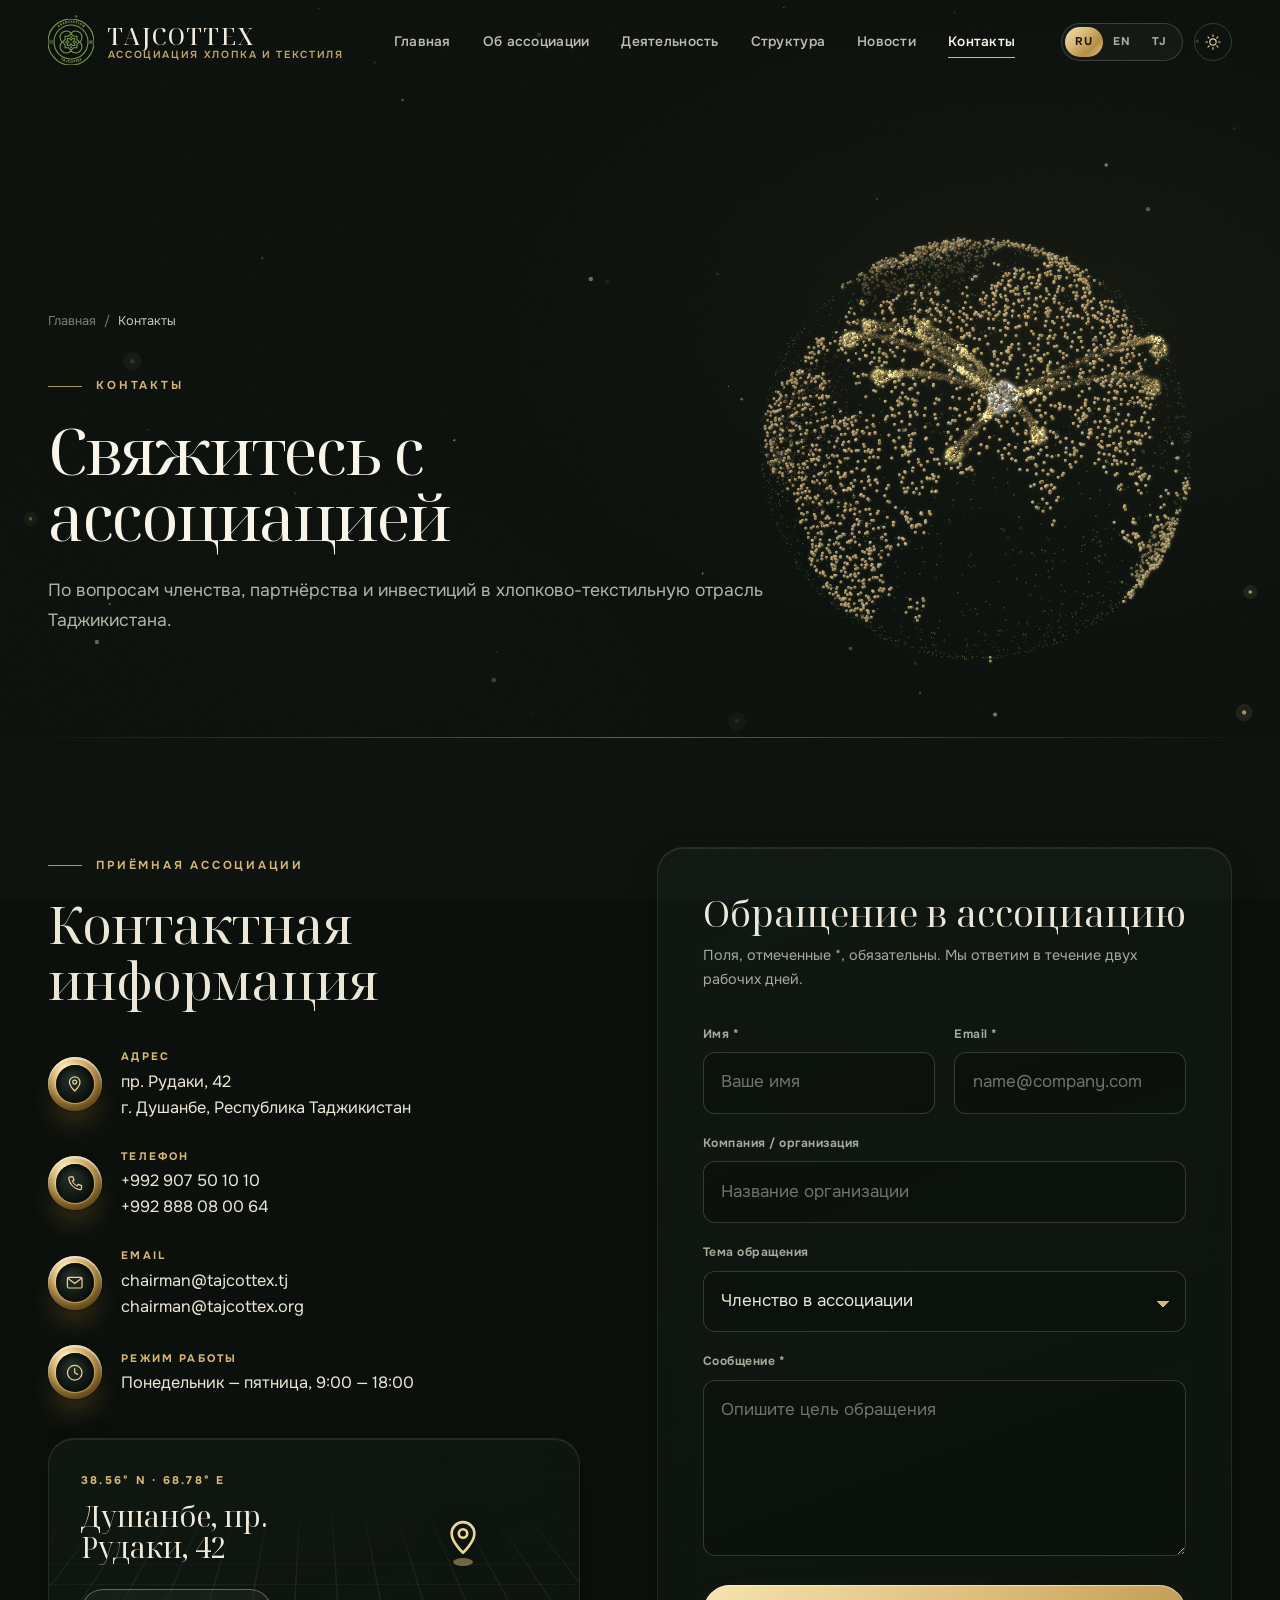
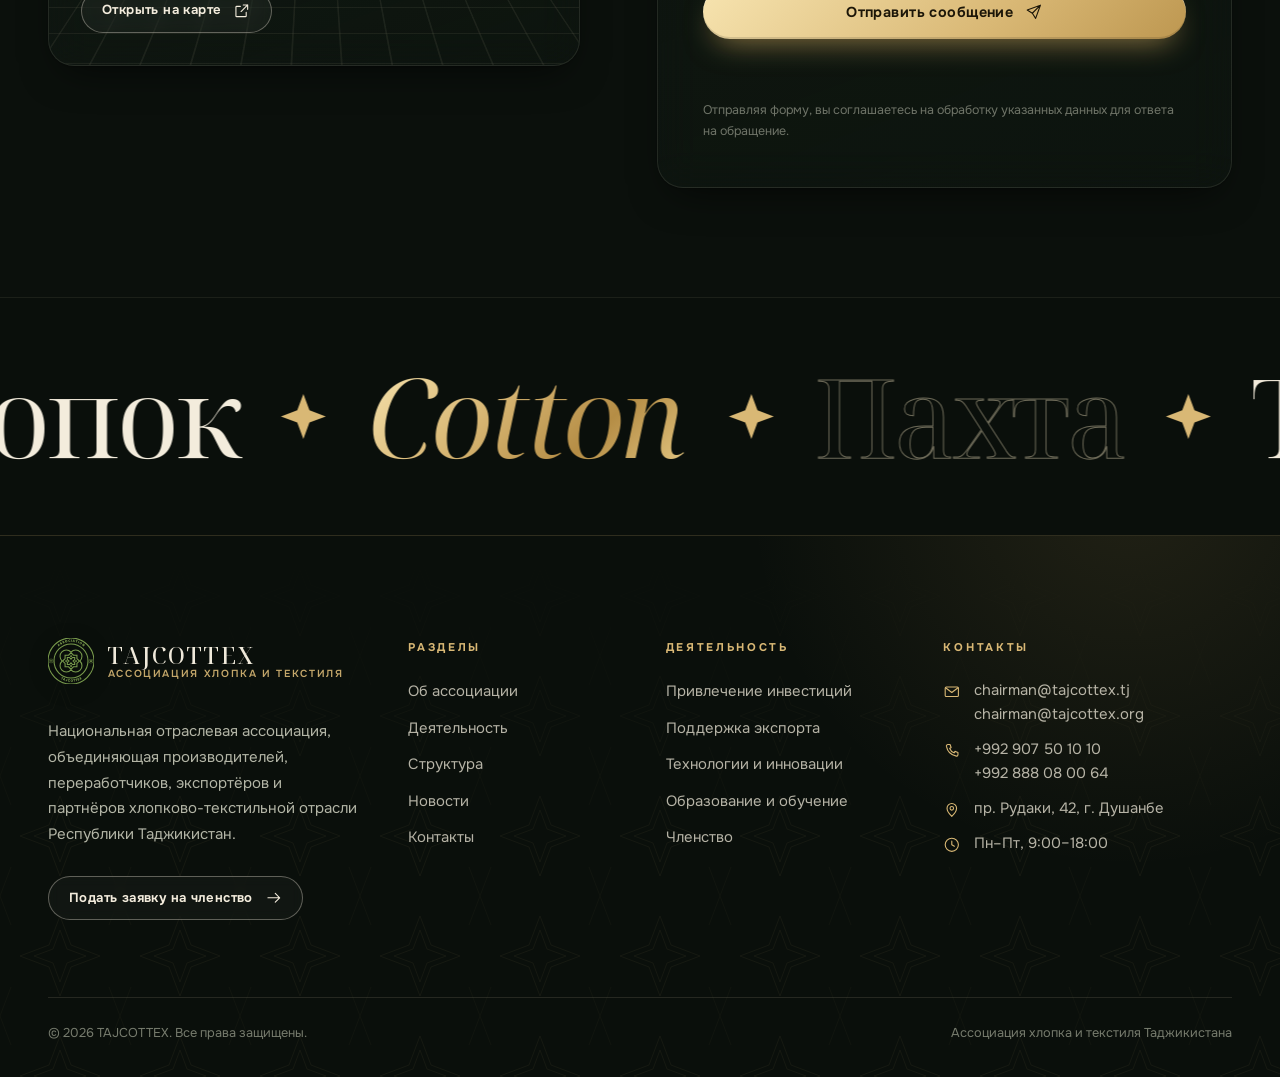
<file: contact.html>
<!DOCTYPE html>
<html lang="ru" data-l="ru" data-theme="dark" data-title-ru="Контакты — TAJCOTTEX" data-title-en="Contact — TAJCOTTEX" data-title-tj="Тамос — TAJCOTTEX">
<head>
<meta charset="UTF-8">
<meta name="viewport" content="width=device-width, initial-scale=1">
<title>Контакты — TAJCOTTEX</title>
<meta name="description" content="Контакты TAJCOTTEX — адрес, телефон, email. По вопросам членства, партнёрства и инвестиций в хлопково-текстильную отрасль Таджикистана.">
<meta name="theme-color" content="#0b100c">
<meta property="og:type" content="website">
<meta property="og:site_name" content="TAJCOTTEX">
<meta property="og:title" content="Контакты — TAJCOTTEX">
<meta property="og:description" content="Контакты TAJCOTTEX — адрес, телефон, email. По вопросам членства, партнёрства и инвестиций в хлопково-текстильную отрасль Таджикистана.">
<link rel="icon" href="source/logo.svg" type="image/svg+xml">
<link rel="preload" href="fonts/noto-serif-display-cyrillic-400-normal.woff2" as="font" type="font/woff2" crossorigin>
<link rel="preload" href="fonts/onest-cyrillic-wght-normal.woff2" as="font" type="font/woff2" crossorigin>
<link rel="stylesheet" href="css/site.css">
<script>(function(h){try{h.setAttribute('data-theme','dark');var s=localStorage.getItem('tajcottex_theme');if(s==='dark'||s==='light')h.setAttribute('data-theme',s)}catch(e){}try{var m=document.cookie.match(/(?:^|; )tajcottex_lang=(ru|en|tj)(?:;|$)/);if(m){h.setAttribute('data-l',m[1]);h.lang=m[1]==='tj'?'tg':m[1]}}catch(e){}h.classList.add('js')})(document.documentElement)</script>
</head>
<body class="">
<a class="skip" href="#main"><span data-lang="ru">Перейти к содержанию</span><span data-lang="en">Skip to content</span><span data-lang="tj">Гузаштан ба мундариҷа</span></a>
<div class="progress" aria-hidden="true"><span data-progress></span></div>
<header class="nav" data-nav>
  <div class="nav__in wrap">
    <a class="brand" href="index.html" aria-label="TAJCOTTEX"><img class="brand__mark" src="source/logo.svg" alt="" width="46" height="46"><span class="brand__text"><b>TAJCOTTEX</b><small><span data-lang="ru">Ассоциация хлопка и текстиля</span><span data-lang="en">Cotton &amp; Textile Association</span><span data-lang="tj">Ассотсиатсияи пахта ва нассоҷӣ</span></small></span></a>
    <nav class="menu" aria-label="Main"><a href="index.html"><span data-lang="ru">Главная</span><span data-lang="en">Home</span><span data-lang="tj">Асосӣ</span></a><a href="about.html"><span data-lang="ru">Об ассоциации</span><span data-lang="en">About</span><span data-lang="tj">Дар бораи мо</span></a><a href="activities.html"><span data-lang="ru">Деятельность</span><span data-lang="en">Activities</span><span data-lang="tj">Фаъолият</span></a><a href="structure.html"><span data-lang="ru">Структура</span><span data-lang="en">Structure</span><span data-lang="tj">Сохтор</span></a><a href="news.html"><span data-lang="ru">Новости</span><span data-lang="en">News</span><span data-lang="tj">Хабарҳо</span></a><a href="contact.html" aria-current="page"><span data-lang="ru">Контакты</span><span data-lang="en">Contact</span><span data-lang="tj">Тамос</span></a></nav>
    <div class="nav__tools">
      <div class="langs" role="group" aria-label="Language / Язык / Забон"><button type="button" data-lang-btn="ru" lang="ru" aria-label="Русский">RU</button><button type="button" data-lang-btn="en" lang="en" aria-label="English">EN</button><button type="button" data-lang-btn="tj" lang="tg" aria-label="Тоҷикӣ">TJ</button></div>
      <button type="button" class="theme-btn" data-theme-toggle aria-label="Theme"><svg class="ic ic--sun" width="24" height="24" viewBox="0 0 24 24" fill="none" stroke="currentColor" stroke-width="1.5" stroke-linecap="round" stroke-linejoin="round" aria-hidden="true" focusable="false"><circle cx="12" cy="12" r="4.2"/><path d="M12 2.5v2.2M12 19.3v2.2M2.5 12h2.2M19.3 12h2.2M5.3 5.3l1.6 1.6M17.1 17.1l1.6 1.6M5.3 18.7l1.6-1.6M17.1 6.9l1.6-1.6"/></svg><svg class="ic ic--moon" width="24" height="24" viewBox="0 0 24 24" fill="none" stroke="currentColor" stroke-width="1.5" stroke-linecap="round" stroke-linejoin="round" aria-hidden="true" focusable="false"><path d="M20.5 14.2A8.5 8.5 0 0 1 9.8 3.5a8.5 8.5 0 1 0 10.7 10.7z"/></svg></button>
      <button type="button" class="burger" data-burger aria-expanded="false" aria-controls="drawer" aria-label="Menu"><span></span><span></span></button>
    </div>
  </div>
</header>
<div class="drawer" id="drawer" data-drawer hidden>
  <nav class="drawer__links" aria-label="Mobile"><a href="index.html"><span data-lang="ru">Главная</span><span data-lang="en">Home</span><span data-lang="tj">Асосӣ</span></a><a href="about.html"><span data-lang="ru">Об ассоциации</span><span data-lang="en">About</span><span data-lang="tj">Дар бораи мо</span></a><a href="activities.html"><span data-lang="ru">Деятельность</span><span data-lang="en">Activities</span><span data-lang="tj">Фаъолият</span></a><a href="structure.html"><span data-lang="ru">Структура</span><span data-lang="en">Structure</span><span data-lang="tj">Сохтор</span></a><a href="news.html"><span data-lang="ru">Новости</span><span data-lang="en">News</span><span data-lang="tj">Хабарҳо</span></a><a href="contact.html" aria-current="page"><span data-lang="ru">Контакты</span><span data-lang="en">Contact</span><span data-lang="tj">Тамос</span></a></nav>
  <div class="drawer__foot"><div class="langs" role="group" aria-label="Language / Язык / Забон"><button type="button" data-lang-btn="ru" lang="ru" aria-label="Русский">RU</button><button type="button" data-lang-btn="en" lang="en" aria-label="English">EN</button><button type="button" data-lang-btn="tj" lang="tg" aria-label="Тоҷикӣ">TJ</button></div><a href="mailto:chairman@tajcottex.tj">chairman@tajcottex.tj</a></div>
</div>
<main id="main">
<div class="scene" data-scene="globe,cotton,yarn,fabric">
  <div class="scene__layer" aria-hidden="true"><canvas class="scene-canvas"></canvas></div>
<section class="phero stage" data-dust="45" data-stage="0">
  <div class="phero__veil" aria-hidden="true"></div>
  
  <div class="wrap phero__in">
    <ol class="crumbs" aria-label="Breadcrumb"><li><a href="index.html"><span data-lang="ru">Главная</span><span data-lang="en">Home</span><span data-lang="tj">Асосӣ</span></a></li><li aria-current="page"><span data-lang="ru">Контакты</span><span data-lang="en">Contact</span><span data-lang="tj">Тамос</span></li></ol>
    <p class="kicker kicker--light"><span data-lang="ru">Контакты</span><span data-lang="en">Contact</span><span data-lang="tj">Тамос</span></p>
    <h1 class="phero__title"><span data-lang="ru">Свяжитесь с ассоциацией</span><span data-lang="en">Get in touch with the association</span><span data-lang="tj">Бо ассотсиатсия тамос гиред</span></h1>
    <p class="phero__lead"><span data-lang="ru">По вопросам членства, партнёрства и инвестиций в хлопково-текстильную отрасль Таджикистана.</span><span data-lang="en">For membership, partnership and investment enquiries about Tajikistan’s cotton and textile industry.</span><span data-lang="tj">Оид ба масъалаҳои узвият, шарикӣ ва сармоягузорӣ ба соҳаи пахта ва нассоҷии Тоҷикистон.</span></p>
    
  </div>
  <div class="phero__fade" aria-hidden="true"></div>
</section>
<section class="section" aria-labelledby="c-title">
  <div class="wrap contact">
    <div class="rv">
      <p class="kicker"><span data-lang="ru">Приёмная ассоциации</span><span data-lang="en">Association office</span><span data-lang="tj">Қабулгоҳи ассотсиатсия</span></p>
      <h2 class="shead__title" id="c-title"><span data-lang="ru">Контактная информация</span><span data-lang="en">Contact information</span><span data-lang="tj">Маълумоти тамос</span></h2>
      <ul class="cinfo">
        <li class="cinfo__item"><span class="medal medal--sm" aria-hidden="true"><span class="medal__face"><svg class="ic" width="24" height="24" viewBox="0 0 24 24" fill="none" stroke="currentColor" stroke-width="1.5" stroke-linecap="round" stroke-linejoin="round" aria-hidden="true" focusable="false"><path d="M12 21s-6.5-6-6.5-11a6.5 6.5 0 0 1 13 0c0 5-6.5 11-6.5 11z"/><circle cx="12" cy="10" r="2.4"/></svg></span></span><div><p class="cinfo__lab"><span data-lang="ru">Адрес</span><span data-lang="en">Address</span><span data-lang="tj">Суроға</span></p><div class="cinfo__val"><span data-lang="ru">пр. Рудаки, 42<br>г. Душанбе, Республика Таджикистан</span><span data-lang="en">42 Rudaki Avenue<br>Dushanbe, Republic of Tajikistan</span><span data-lang="tj">хиёбони Рӯдакӣ, 42<br>ш. Душанбе, Ҷумҳурии Тоҷикистон</span></div></div></li>
        <li class="cinfo__item"><span class="medal medal--sm" aria-hidden="true"><span class="medal__face"><svg class="ic" width="24" height="24" viewBox="0 0 24 24" fill="none" stroke="currentColor" stroke-width="1.5" stroke-linecap="round" stroke-linejoin="round" aria-hidden="true" focusable="false"><path d="M6.6 3.5h3l1.5 4-2 1.3a11 11 0 0 0 6 6l1.3-2 4 1.5v3a2 2 0 0 1-2.2 2A17 17 0 0 1 4.6 5.7a2 2 0 0 1 2-2.2z"/></svg></span></span><div><p class="cinfo__lab"><span data-lang="ru">Телефон</span><span data-lang="en">Phone</span><span data-lang="tj">Телефон</span></p><div class="cinfo__val"><a href="tel:+992907501010">+992 907 50 10 10</a><br><a href="tel:+992888080064">+992 888 08 00 64</a></div></div></li>
        <li class="cinfo__item"><span class="medal medal--sm" aria-hidden="true"><span class="medal__face"><svg class="ic" width="24" height="24" viewBox="0 0 24 24" fill="none" stroke="currentColor" stroke-width="1.5" stroke-linecap="round" stroke-linejoin="round" aria-hidden="true" focusable="false"><rect x="3" y="5.5" width="18" height="13" rx="1.5"/><path d="M3.5 6.5l8.5 6.5 8.5-6.5"/></svg></span></span><div><p class="cinfo__lab">Email</p><div class="cinfo__val"><a href="mailto:chairman@tajcottex.tj">chairman@tajcottex.tj</a><br><a href="mailto:chairman@tajcottex.org">chairman@tajcottex.org</a></div></div></li>
        <li class="cinfo__item"><span class="medal medal--sm" aria-hidden="true"><span class="medal__face"><svg class="ic" width="24" height="24" viewBox="0 0 24 24" fill="none" stroke="currentColor" stroke-width="1.5" stroke-linecap="round" stroke-linejoin="round" aria-hidden="true" focusable="false"><circle cx="12" cy="12" r="9"/><path d="M12 7v5l3.5 2"/></svg></span></span><div><p class="cinfo__lab"><span data-lang="ru">Режим работы</span><span data-lang="en">Office hours</span><span data-lang="tj">Соатҳои корӣ</span></p><div class="cinfo__val"><span data-lang="ru">Понедельник — пятница, 9:00 — 18:00</span><span data-lang="en">Monday — Friday, 9:00 — 18:00</span><span data-lang="tj">Душанбе — ҷумъа, 9:00 — 18:00</span></div></div></li>
      </ul>
      <div class="mapcard" data-tilt>
        <div class="mapcard__grid" aria-hidden="true"></div>
        <div class="mapcard__pin" aria-hidden="true"><svg class="ic" width="24" height="24" viewBox="0 0 24 24" fill="none" stroke="currentColor" stroke-width="1.5" stroke-linecap="round" stroke-linejoin="round" aria-hidden="true" focusable="false"><path d="M12 21s-6.5-6-6.5-11a6.5 6.5 0 0 1 13 0c0 5-6.5 11-6.5 11z"/><circle cx="12" cy="10" r="2.4"/></svg></div>
        <p class="mapcard__coords" aria-hidden="true">38.56° N · 68.78° E</p>
        <p class="mapcard__addr"><span data-lang="ru">Душанбе, пр. Рудаки, 42</span><span data-lang="en">Dushanbe, 42 Rudaki Avenue</span><span data-lang="tj">Душанбе, хиёбони Рӯдакӣ, 42</span></p>
        <a class="btn btn--line btn--sm" href="https://www.google.com/maps/search/?api=1&amp;query=Dushanbe%20Rudaki%20Avenue%2042" target="_blank" rel="noopener"><span class="btn__label"><span data-lang="ru">Открыть на карте</span><span data-lang="en">Open in maps</span><span data-lang="tj">Дар харита кушодан</span></span><svg class="ic btn__ic" width="24" height="24" viewBox="0 0 24 24" fill="none" stroke="currentColor" stroke-width="1.5" stroke-linecap="round" stroke-linejoin="round" aria-hidden="true" focusable="false"><path d="M14 4h6v6M20 4l-9 9M18 14v5a1 1 0 0 1-1 1H5a1 1 0 0 1-1-1V7a1 1 0 0 1 1-1h5"/></svg></a>
        <span class="card__glare" aria-hidden="true"></span>
      </div>
    </div>

    <div class="formcard rv" style="--d:.1s">
      <h2 class="formcard__title"><span data-lang="ru">Обращение в ассоциацию</span><span data-lang="en">Write to the association</span><span data-lang="tj">Муроҷиат ба ассотсиатсия</span></h2>
      <p class="muted"><span data-lang="ru">Поля, отмеченные *, обязательны. Мы ответим в течение двух рабочих дней.</span><span data-lang="en">Fields marked * are required. We reply within two working days.</span><span data-lang="tj">Майдонҳои бо * қайдшуда ҳатмӣ мебошанд. Мо дар давоми ду рӯзи корӣ ҷавоб медиҳем.</span></p>
      <form class="form" action="send_mail.php" method="post" data-relay="https://formsubmit.co/ajax/chairman@tajcottex.tj" data-contact-form novalidate>
        <div class="form__row">
          <label class="field"><span class="field__lab"><span data-lang="ru">Имя *</span><span data-lang="en">Name *</span><span data-lang="tj">Ном *</span></span>
            <input name="name" type="text" required autocomplete="name" maxlength="120" data-ph-ru="Ваше имя" data-ph-en="Your name" data-ph-tj="Номи шумо" placeholder="Ваше имя"></label>
          <label class="field"><span class="field__lab">Email *</span>
            <input name="email" type="email" required autocomplete="email" maxlength="160" placeholder="name@company.com"></label>
        </div>
        <label class="field"><span class="field__lab"><span data-lang="ru">Компания / организация</span><span data-lang="en">Company / organisation</span><span data-lang="tj">Ширкат / ташкилот</span></span>
          <input name="company" type="text" autocomplete="organization" maxlength="160" data-ph-ru="Название организации" data-ph-en="Organisation name" data-ph-tj="Номи ташкилот" placeholder="Название организации"></label>
        <label class="field"><span class="field__lab"><span data-lang="ru">Тема обращения</span><span data-lang="en">Subject</span><span data-lang="tj">Мавзӯи муроҷиат</span></span>
          <select name="subject"><option value="membership" data-ru="Членство в ассоциации" data-en="Association membership" data-tj="Узвият дар ассотсиатсия">Членство в ассоциации</option><option value="investment" data-ru="Инвестиционное сотрудничество" data-en="Investment cooperation" data-tj="Ҳамкории сармоягузорӣ">Инвестиционное сотрудничество</option><option value="export" data-ru="Поддержка экспорта" data-en="Export support" data-tj="Дастгирии содирот">Поддержка экспорта</option><option value="partnership" data-ru="Партнёрство" data-en="Partnership" data-tj="Шарикӣ">Партнёрство</option><option value="press" data-ru="Пресса и мероприятия" data-en="Press &amp; events" data-tj="Матбуот ва чорабиниҳо">Пресса и мероприятия</option><option value="other" data-ru="Другое" data-en="Other" data-tj="Дигар">Другое</option></select></label>
        <label class="field"><span class="field__lab"><span data-lang="ru">Сообщение *</span><span data-lang="en">Message *</span><span data-lang="tj">Паём *</span></span>
          <textarea name="message" required rows="5" maxlength="5000" data-ph-ru="Опишите цель обращения" data-ph-en="Describe the purpose of your enquiry" data-ph-tj="Мақсади муроҷиатро шарҳ диҳед" placeholder="Опишите цель обращения"></textarea></label>
        <label class="hp" aria-hidden="true">Website<input name="website" type="text" tabindex="-1" autocomplete="off"></label>
        <button class="btn btn--gold btn--block" type="submit"><span class="btn__label"><span data-lang="ru">Отправить сообщение</span><span data-lang="en">Send message</span><span data-lang="tj">Паёмро фиристодан</span></span><svg class="ic btn__ic" width="24" height="24" viewBox="0 0 24 24" fill="none" stroke="currentColor" stroke-width="1.5" stroke-linecap="round" stroke-linejoin="round" aria-hidden="true" focusable="false"><path d="M21 3L10 14M21 3l-6.5 18-4.5-7-7-4.5z"/></svg></button>
        <p class="form__status" data-form-status role="status" aria-live="polite"></p>
        <p class="form__note"><span data-lang="ru">Отправляя форму, вы соглашаетесь на обработку указанных данных для ответа на обращение.</span><span data-lang="en">By sending the form you agree to the processing of this data in order to answer your enquiry.</span><span data-lang="tj">Бо фиристодани шакл шумо ба коркарди ин маълумот барои ҷавоб ба муроҷиат розигӣ медиҳед.</span></p>
      </form>
    </div>
  </div>
</section>
</div>
</main>
<footer class="footer stage" role="contentinfo">
  <div class="footer__glow" aria-hidden="true"></div>
  <div class="wrap">
    <div class="footer__top">
      <div class="footer__brand">
        <a class="brand" href="index.html" aria-label="TAJCOTTEX"><img class="brand__mark" src="source/logo.svg" alt="" width="46" height="46"><span class="brand__text"><b>TAJCOTTEX</b><small><span data-lang="ru">Ассоциация хлопка и текстиля</span><span data-lang="en">Cotton &amp; Textile Association</span><span data-lang="tj">Ассотсиатсияи пахта ва нассоҷӣ</span></small></span></a>
        <p><span data-lang="ru">Национальная отраслевая ассоциация, объединяющая производителей, переработчиков, экспортёров и партнёров хлопково-текстильной отрасли Республики Таджикистан.</span><span data-lang="en">The national industry association uniting producers, processors, exporters and partners of the cotton and textile sector of the Republic of Tajikistan.</span><span data-lang="tj">Ассотсиатсияи миллии соҳавӣ, ки истеҳсолкунандагон, коркардкунандагон, содиркунандагон ва шарикони соҳаи пахта ва нассоҷии Ҷумҳурии Тоҷикистонро муттаҳид мекунад.</span></p>
        <a class="btn btn--line btn--sm" href="contact.html"><span class="btn__label"><span data-lang="ru">Подать заявку на членство</span><span data-lang="en">Apply for membership</span><span data-lang="tj">Аризаи узвият</span></span><svg class="ic btn__ic" width="24" height="24" viewBox="0 0 24 24" fill="none" stroke="currentColor" stroke-width="1.5" stroke-linecap="round" stroke-linejoin="round" aria-hidden="true" focusable="false"><path d="M4 12h16M14 6l6 6-6 6"/></svg></a>
      </div>
      <div class="footer__col">
        <h2 class="footer__h"><span data-lang="ru">Разделы</span><span data-lang="en">Sections</span><span data-lang="tj">Бахшҳо</span></h2>
        <ul><li><a href="about.html"><span data-lang="ru">Об ассоциации</span><span data-lang="en">About</span><span data-lang="tj">Дар бораи мо</span></a></li><li><a href="activities.html"><span data-lang="ru">Деятельность</span><span data-lang="en">Activities</span><span data-lang="tj">Фаъолият</span></a></li><li><a href="structure.html"><span data-lang="ru">Структура</span><span data-lang="en">Structure</span><span data-lang="tj">Сохтор</span></a></li><li><a href="news.html"><span data-lang="ru">Новости</span><span data-lang="en">News</span><span data-lang="tj">Хабарҳо</span></a></li><li><a href="contact.html"><span data-lang="ru">Контакты</span><span data-lang="en">Contact</span><span data-lang="tj">Тамос</span></a></li></ul>
      </div>
      <div class="footer__col">
        <h2 class="footer__h"><span data-lang="ru">Деятельность</span><span data-lang="en">Activities</span><span data-lang="tj">Фаъолият</span></h2>
        <ul><li><a href="activities.html"><span data-lang="ru">Привлечение инвестиций</span><span data-lang="en">Investment attraction</span><span data-lang="tj">Ҷалби сармоягузорӣ</span></a></li><li><a href="activities.html"><span data-lang="ru">Поддержка экспорта</span><span data-lang="en">Export support</span><span data-lang="tj">Дастгирии содирот</span></a></li><li><a href="activities.html"><span data-lang="ru">Технологии и инновации</span><span data-lang="en">Technology &amp; innovation</span><span data-lang="tj">Технология ва навоварӣ</span></a></li><li><a href="activities.html"><span data-lang="ru">Образование и обучение</span><span data-lang="en">Education &amp; training</span><span data-lang="tj">Таълим ва омӯзиш</span></a></li><li><a href="activities.html"><span data-lang="ru">Членство</span><span data-lang="en">Membership</span><span data-lang="tj">Узвият</span></a></li></ul>
      </div>
      <div class="footer__col footer__contact">
        <h2 class="footer__h"><span data-lang="ru">Контакты</span><span data-lang="en">Contact</span><span data-lang="tj">Тамос</span></h2>
        <ul>
          <li><svg class="ic" width="24" height="24" viewBox="0 0 24 24" fill="none" stroke="currentColor" stroke-width="1.5" stroke-linecap="round" stroke-linejoin="round" aria-hidden="true" focusable="false"><rect x="3" y="5.5" width="18" height="13" rx="1.5"/><path d="M3.5 6.5l8.5 6.5 8.5-6.5"/></svg><span><a href="mailto:chairman@tajcottex.tj">chairman@tajcottex.tj</a><br><a href="mailto:chairman@tajcottex.org">chairman@tajcottex.org</a></span></li>
          <li><svg class="ic" width="24" height="24" viewBox="0 0 24 24" fill="none" stroke="currentColor" stroke-width="1.5" stroke-linecap="round" stroke-linejoin="round" aria-hidden="true" focusable="false"><path d="M6.6 3.5h3l1.5 4-2 1.3a11 11 0 0 0 6 6l1.3-2 4 1.5v3a2 2 0 0 1-2.2 2A17 17 0 0 1 4.6 5.7a2 2 0 0 1 2-2.2z"/></svg><span><a href="tel:+992907501010">+992 907 50 10 10</a><br><a href="tel:+992888080064">+992 888 08 00 64</a></span></li>
          <li><svg class="ic" width="24" height="24" viewBox="0 0 24 24" fill="none" stroke="currentColor" stroke-width="1.5" stroke-linecap="round" stroke-linejoin="round" aria-hidden="true" focusable="false"><path d="M12 21s-6.5-6-6.5-11a6.5 6.5 0 0 1 13 0c0 5-6.5 11-6.5 11z"/><circle cx="12" cy="10" r="2.4"/></svg><span><span data-lang="ru">пр. Рудаки, 42, г.&nbsp;Душанбе</span><span data-lang="en">42 Rudaki Avenue, Dushanbe</span><span data-lang="tj">хиёбони Рӯдакӣ, 42, ш.&nbsp;Душанбе</span></span></li>
          <li><svg class="ic" width="24" height="24" viewBox="0 0 24 24" fill="none" stroke="currentColor" stroke-width="1.5" stroke-linecap="round" stroke-linejoin="round" aria-hidden="true" focusable="false"><circle cx="12" cy="12" r="9"/><path d="M12 7v5l3.5 2"/></svg><span><span data-lang="ru">Пн–Пт, 9:00–18:00</span><span data-lang="en">Mon–Fri, 9:00–18:00</span><span data-lang="tj">Дш–Ҷм, 9:00–18:00</span></span></li>
        </ul>
      </div>
    </div>
    <div class="footer__bottom">
      <span>© <span data-year>2026</span> TAJCOTTEX. <span data-lang="ru">Все права защищены.</span><span data-lang="en">All rights reserved.</span><span data-lang="tj">Ҳамаи ҳуқуқҳо ҳифз шудаанд.</span></span>
      <span><span data-lang="ru">Ассоциация хлопка и текстиля Таджикистана</span><span data-lang="en">Cotton &amp; Textile Association of Tajikistan</span><span data-lang="tj">Ассотсиатсияи пахта ва нассоҷии Тоҷикистон</span></span>
    </div>
  </div>
</footer>
<script src="js/vendor/three.min.js" defer></script>
<script src="js/scene3d.js" defer></script>
<script src="js/site.js" defer></script>
</body>
</html>
</file>
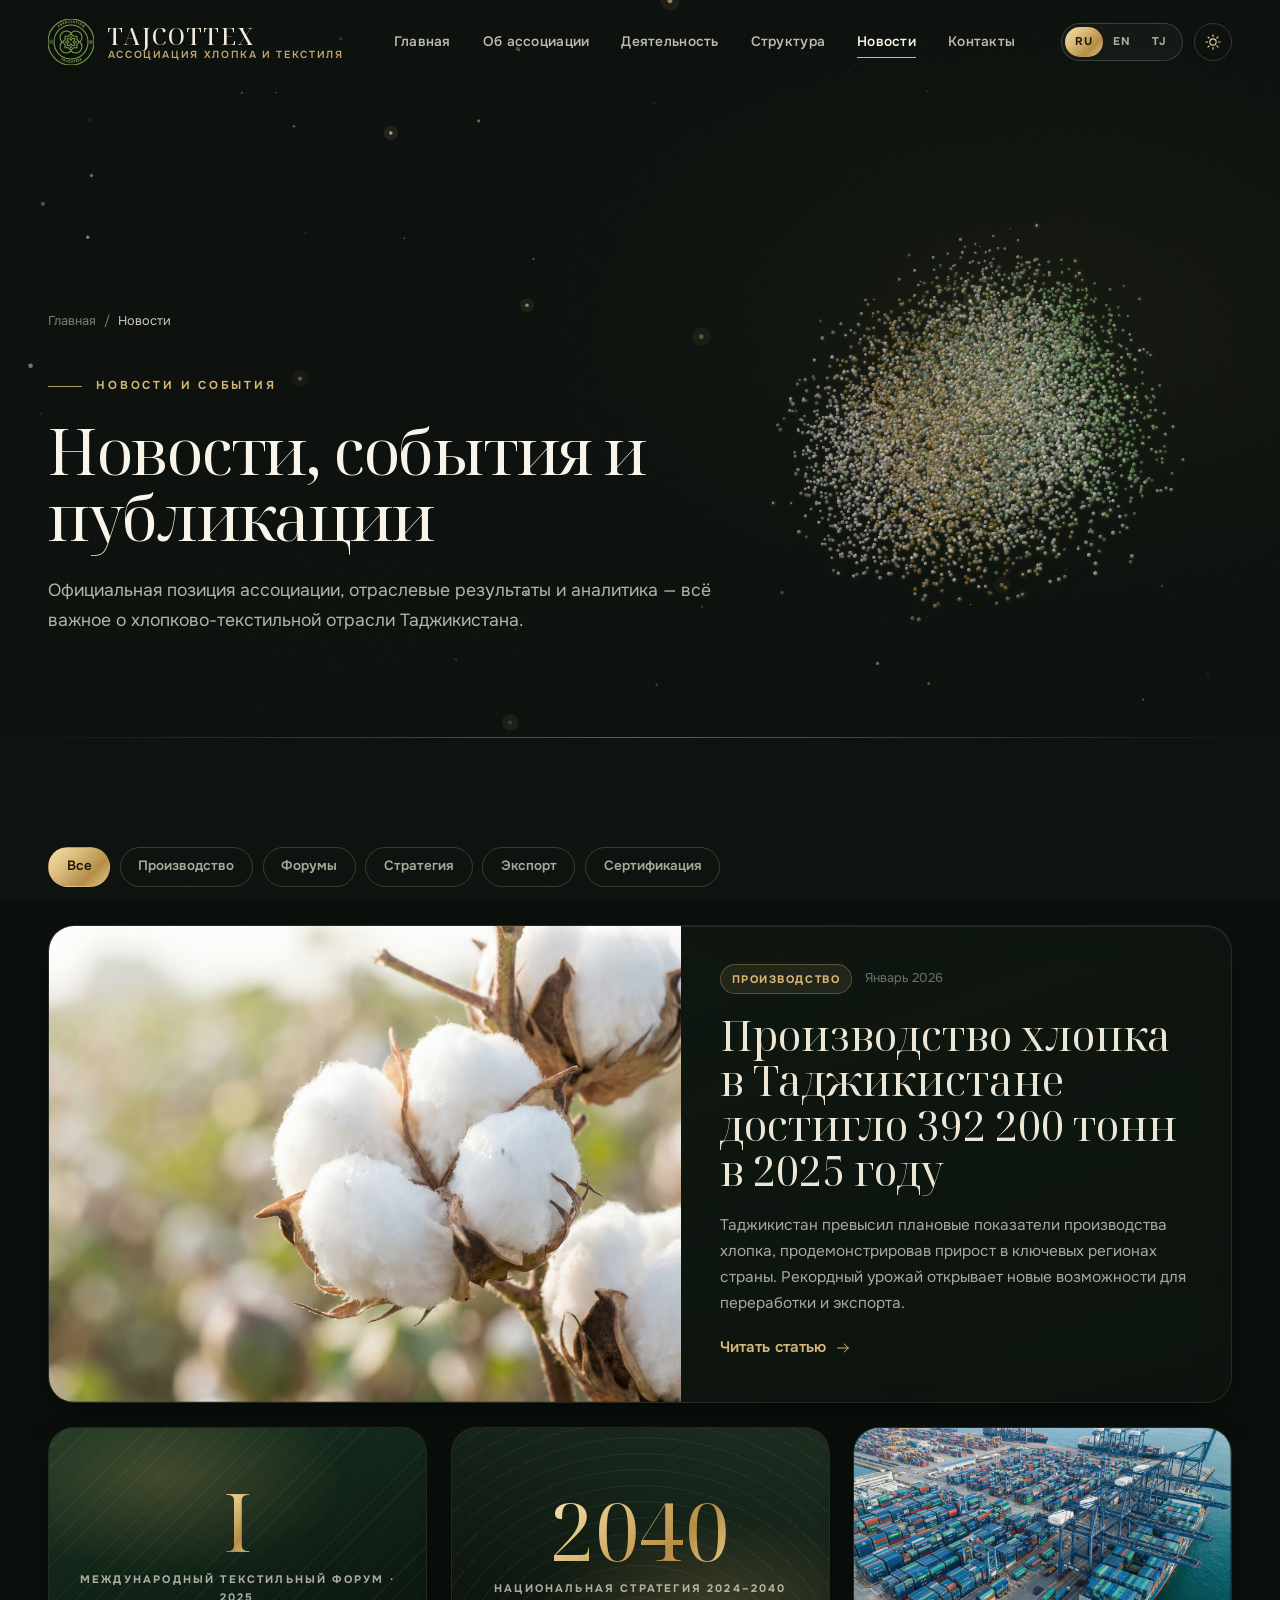
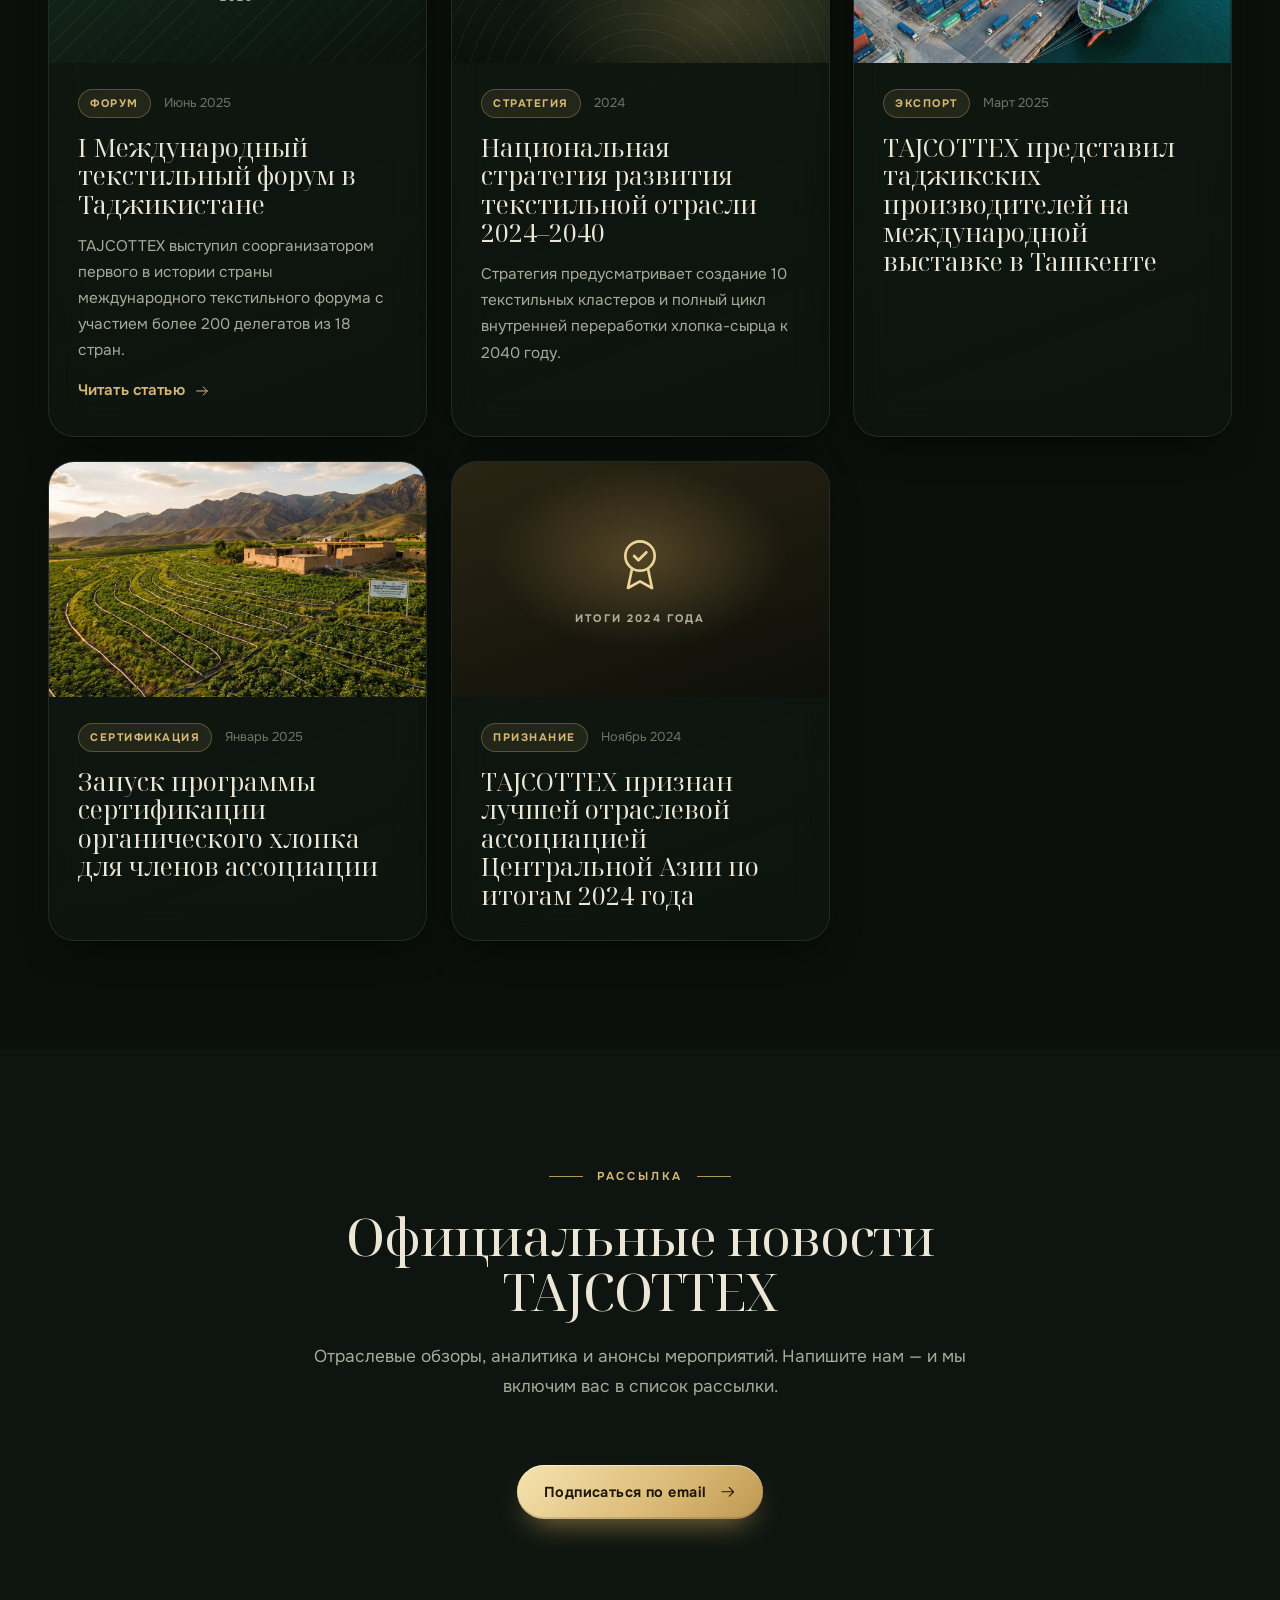
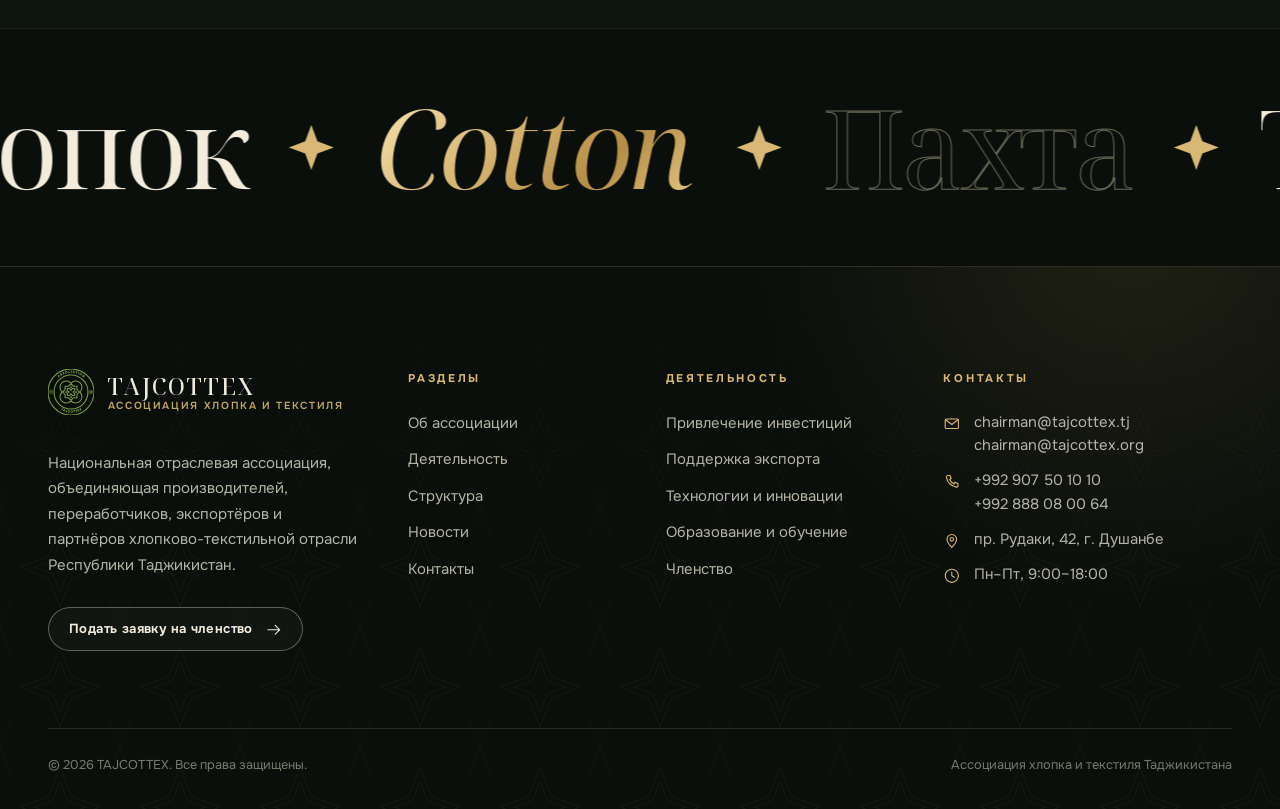
<file: news.html>
<!DOCTYPE html>
<html lang="ru" data-l="ru" data-theme="dark" data-title-ru="Новости — TAJCOTTEX" data-title-en="News — TAJCOTTEX" data-title-tj="Хабарҳо — TAJCOTTEX">
<head>
<meta charset="UTF-8">
<meta name="viewport" content="width=device-width, initial-scale=1">
<title>Новости — TAJCOTTEX</title>
<meta name="description" content="Официальные новости, отраслевые события и публикации TAJCOTTEX о развитии хлопково-текстильной отрасли Таджикистана.">
<meta name="theme-color" content="#0b100c">
<meta property="og:type" content="website">
<meta property="og:site_name" content="TAJCOTTEX">
<meta property="og:title" content="Новости — TAJCOTTEX">
<meta property="og:description" content="Официальные новости, отраслевые события и публикации TAJCOTTEX о развитии хлопково-текстильной отрасли Таджикистана.">
<link rel="icon" href="source/logo.svg" type="image/svg+xml">
<link rel="preload" href="fonts/noto-serif-display-cyrillic-400-normal.woff2" as="font" type="font/woff2" crossorigin>
<link rel="preload" href="fonts/onest-cyrillic-wght-normal.woff2" as="font" type="font/woff2" crossorigin>
<link rel="stylesheet" href="css/site.css">
<script>(function(h){try{h.setAttribute('data-theme','dark');var s=localStorage.getItem('tajcottex_theme');if(s==='dark'||s==='light')h.setAttribute('data-theme',s)}catch(e){}try{var m=document.cookie.match(/(?:^|; )tajcottex_lang=(ru|en|tj)(?:;|$)/);if(m){h.setAttribute('data-l',m[1]);h.lang=m[1]==='tj'?'tg':m[1]}}catch(e){}h.classList.add('js')})(document.documentElement)</script>
</head>
<body class="">
<a class="skip" href="#main"><span data-lang="ru">Перейти к содержанию</span><span data-lang="en">Skip to content</span><span data-lang="tj">Гузаштан ба мундариҷа</span></a>
<div class="progress" aria-hidden="true"><span data-progress></span></div>
<header class="nav" data-nav>
  <div class="nav__in wrap">
    <a class="brand" href="index.html" aria-label="TAJCOTTEX"><img class="brand__mark" src="source/logo.svg" alt="" width="46" height="46"><span class="brand__text"><b>TAJCOTTEX</b><small><span data-lang="ru">Ассоциация хлопка и текстиля</span><span data-lang="en">Cotton &amp; Textile Association</span><span data-lang="tj">Ассотсиатсияи пахта ва нассоҷӣ</span></small></span></a>
    <nav class="menu" aria-label="Main"><a href="index.html"><span data-lang="ru">Главная</span><span data-lang="en">Home</span><span data-lang="tj">Асосӣ</span></a><a href="about.html"><span data-lang="ru">Об ассоциации</span><span data-lang="en">About</span><span data-lang="tj">Дар бораи мо</span></a><a href="activities.html"><span data-lang="ru">Деятельность</span><span data-lang="en">Activities</span><span data-lang="tj">Фаъолият</span></a><a href="structure.html"><span data-lang="ru">Структура</span><span data-lang="en">Structure</span><span data-lang="tj">Сохтор</span></a><a href="news.html" aria-current="page"><span data-lang="ru">Новости</span><span data-lang="en">News</span><span data-lang="tj">Хабарҳо</span></a><a href="contact.html"><span data-lang="ru">Контакты</span><span data-lang="en">Contact</span><span data-lang="tj">Тамос</span></a></nav>
    <div class="nav__tools">
      <div class="langs" role="group" aria-label="Language / Язык / Забон"><button type="button" data-lang-btn="ru" lang="ru" aria-label="Русский">RU</button><button type="button" data-lang-btn="en" lang="en" aria-label="English">EN</button><button type="button" data-lang-btn="tj" lang="tg" aria-label="Тоҷикӣ">TJ</button></div>
      <button type="button" class="theme-btn" data-theme-toggle aria-label="Theme"><svg class="ic ic--sun" width="24" height="24" viewBox="0 0 24 24" fill="none" stroke="currentColor" stroke-width="1.5" stroke-linecap="round" stroke-linejoin="round" aria-hidden="true" focusable="false"><circle cx="12" cy="12" r="4.2"/><path d="M12 2.5v2.2M12 19.3v2.2M2.5 12h2.2M19.3 12h2.2M5.3 5.3l1.6 1.6M17.1 17.1l1.6 1.6M5.3 18.7l1.6-1.6M17.1 6.9l1.6-1.6"/></svg><svg class="ic ic--moon" width="24" height="24" viewBox="0 0 24 24" fill="none" stroke="currentColor" stroke-width="1.5" stroke-linecap="round" stroke-linejoin="round" aria-hidden="true" focusable="false"><path d="M20.5 14.2A8.5 8.5 0 0 1 9.8 3.5a8.5 8.5 0 1 0 10.7 10.7z"/></svg></button>
      <button type="button" class="burger" data-burger aria-expanded="false" aria-controls="drawer" aria-label="Menu"><span></span><span></span></button>
    </div>
  </div>
</header>
<div class="drawer" id="drawer" data-drawer hidden>
  <nav class="drawer__links" aria-label="Mobile"><a href="index.html"><span data-lang="ru">Главная</span><span data-lang="en">Home</span><span data-lang="tj">Асосӣ</span></a><a href="about.html"><span data-lang="ru">Об ассоциации</span><span data-lang="en">About</span><span data-lang="tj">Дар бораи мо</span></a><a href="activities.html"><span data-lang="ru">Деятельность</span><span data-lang="en">Activities</span><span data-lang="tj">Фаъолият</span></a><a href="structure.html"><span data-lang="ru">Структура</span><span data-lang="en">Structure</span><span data-lang="tj">Сохтор</span></a><a href="news.html" aria-current="page"><span data-lang="ru">Новости</span><span data-lang="en">News</span><span data-lang="tj">Хабарҳо</span></a><a href="contact.html"><span data-lang="ru">Контакты</span><span data-lang="en">Contact</span><span data-lang="tj">Тамос</span></a></nav>
  <div class="drawer__foot"><div class="langs" role="group" aria-label="Language / Язык / Забон"><button type="button" data-lang-btn="ru" lang="ru" aria-label="Русский">RU</button><button type="button" data-lang-btn="en" lang="en" aria-label="English">EN</button><button type="button" data-lang-btn="tj" lang="tg" aria-label="Тоҷикӣ">TJ</button></div><a href="mailto:chairman@tajcottex.tj">chairman@tajcottex.tj</a></div>
</div>
<main id="main">
<div class="scene" data-scene="yarn,fabric,cotton,globe">
  <div class="scene__layer" aria-hidden="true"><canvas class="scene-canvas"></canvas></div>
<section class="phero stage" data-dust="45" data-stage="0">
  <div class="phero__veil" aria-hidden="true"></div>
  
  <div class="wrap phero__in">
    <ol class="crumbs" aria-label="Breadcrumb"><li><a href="index.html"><span data-lang="ru">Главная</span><span data-lang="en">Home</span><span data-lang="tj">Асосӣ</span></a></li><li aria-current="page"><span data-lang="ru">Новости</span><span data-lang="en">News</span><span data-lang="tj">Хабарҳо</span></li></ol>
    <p class="kicker kicker--light"><span data-lang="ru">Новости и события</span><span data-lang="en">News &amp; events</span><span data-lang="tj">Хабарҳо ва рӯйдодҳо</span></p>
    <h1 class="phero__title"><span data-lang="ru">Новости, события и публикации</span><span data-lang="en">News, events &amp; publications</span><span data-lang="tj">Хабарҳо, рӯйдодҳо ва нашрияҳо</span></h1>
    <p class="phero__lead"><span data-lang="ru">Официальная позиция ассоциации, отраслевые результаты и аналитика — всё важное о хлопково-текстильной отрасли Таджикистана.</span><span data-lang="en">The association’s official positions, industry results and analysis — everything that matters in Tajikistan’s cotton and textile sector.</span><span data-lang="tj">Мавқеи расмии ассотсиатсия, натиҷаҳои соҳавӣ ва таҳлилҳо — ҳамаи муҳимтарин дар бораи соҳаи пахта ва нассоҷии Тоҷикистон.</span></p>
    
  </div>
  <div class="phero__fade" aria-hidden="true"></div>
</section>
<section class="section" aria-label="Новости">
  <div class="wrap">
    <div class="chips rv" role="group" aria-label="Filter"><button type="button" class="chip" data-filter="all" aria-pressed="true"><span data-lang="ru">Все</span><span data-lang="en">All</span><span data-lang="tj">Ҳама</span></button><button type="button" class="chip" data-filter="production" aria-pressed="false"><span data-lang="ru">Производство</span><span data-lang="en">Production</span><span data-lang="tj">Истеҳсолот</span></button><button type="button" class="chip" data-filter="forum" aria-pressed="false"><span data-lang="ru">Форумы</span><span data-lang="en">Forums</span><span data-lang="tj">Форумҳо</span></button><button type="button" class="chip" data-filter="strategy" aria-pressed="false"><span data-lang="ru">Стратегия</span><span data-lang="en">Strategy</span><span data-lang="tj">Стратегия</span></button><button type="button" class="chip" data-filter="export" aria-pressed="false"><span data-lang="ru">Экспорт</span><span data-lang="en">Export</span><span data-lang="tj">Содирот</span></button><button type="button" class="chip" data-filter="cert" aria-pressed="false"><span data-lang="ru">Сертификация</span><span data-lang="en">Certification</span><span data-lang="tj">Сертификатсия</span></button></div>
    <article class="post post--feature rv" data-cat="production" data-tilt data-tilt-max="3">
  <a class="post__media" href="news/article-1.html" tabindex="-1" aria-hidden="true"><img src="source/news-cotton.avif" alt="" loading="lazy"></a>
  <div class="post__body">
    <p class="post__meta"><span class="tag"><span data-lang="ru">Производство</span><span data-lang="en">Production</span><span data-lang="tj">Истеҳсолот</span></span><time datetime="2026-01"><span data-lang="ru">Январь 2026</span><span data-lang="en">January 2026</span><span data-lang="tj">Январи 2026</span></time></p>
    <h2 class="post__h post__h--xl"><a href="news/article-1.html"><span data-lang="ru">Производство хлопка в Таджикистане достигло 392 200 тонн в 2025 году</span><span data-lang="en">Tajikistan’s cotton production reached 392,200 tons in 2025</span><span data-lang="tj">Истеҳсоли пахта дар Тоҷикистон дар соли 2025 ба 392 200 тонна расид</span></a></h2>
    <p class="post__p"><span data-lang="ru">Таджикистан превысил плановые показатели производства хлопка, продемонстрировав прирост в ключевых регионах страны. Рекордный урожай открывает новые возможности для переработки и экспорта.</span><span data-lang="en">Tajikistan exceeded its planned cotton production targets, with growth across key regions. The record harvest opens new opportunities for processing and export.</span><span data-lang="tj">Тоҷикистон нишондодҳои нақшавии истеҳсоли пахтаро бо афзоиш дар минтақаҳои асосии кишвар зиёд иҷро кард. Ҳосили рекордӣ барои коркард ва содирот имкониятҳои нав мекушояд.</span></p>
    <a class="link" href="news/article-1.html"><span data-lang="ru">Читать статью</span><span data-lang="en">Read article</span><span data-lang="tj">Мақоларо хонед</span><svg class="ic" width="24" height="24" viewBox="0 0 24 24" fill="none" stroke="currentColor" stroke-width="1.5" stroke-linecap="round" stroke-linejoin="round" aria-hidden="true" focusable="false"><path d="M4 12h16M14 6l6 6-6 6"/></svg></a>
  </div>
</article>
    <div class="news-list" data-news><article class="post rv" data-cat="forum" data-tilt>
  <a class="post__media post__media--cover cover cover--forum" href="news/article-2.html" tabindex="-1" aria-hidden="true"><span class="cover__big">I</span><span class="cover__cap"><span data-lang="ru">Международный текстильный форум · 2025</span><span data-lang="en">International Textile Forum · 2025</span><span data-lang="tj">Форуми байналмилалии нассоҷӣ · 2025</span></span></a>
  <div class="post__body">
    <p class="post__meta"><span class="tag"><span data-lang="ru">Форум</span><span data-lang="en">Forum</span><span data-lang="tj">Форум</span></span><time datetime="2025-06"><span data-lang="ru">Июнь 2025</span><span data-lang="en">June 2025</span><span data-lang="tj">Июни 2025</span></time></p>
    <h3 class="post__h"><a href="news/article-2.html"><span data-lang="ru">I Международный текстильный форум в Таджикистане</span><span data-lang="en">First International Textile Forum in Tajikistan</span><span data-lang="tj">Аввалин Форуми байналмилалии нассоҷӣ дар Тоҷикистон</span></a></h3>
    <p class="post__p"><span data-lang="ru">TAJCOTTEX выступил соорганизатором первого в истории страны международного текстильного форума с участием более 200 делегатов из 18 стран.</span><span data-lang="en">TAJCOTTEX co-organised the country’s first international textile forum, with more than 200 delegates from 18 countries.</span><span data-lang="tj">TAJCOTTEX ҳамташкилкунандаи аввалин форуми байналмилалии нассоҷии кишвар бо иштироки зиёда аз 200 вакил аз 18 кишвар шуд.</span></p><a class="link" href="news/article-2.html"><span data-lang="ru">Читать статью</span><span data-lang="en">Read article</span><span data-lang="tj">Мақоларо хонед</span><svg class="ic" width="24" height="24" viewBox="0 0 24 24" fill="none" stroke="currentColor" stroke-width="1.5" stroke-linecap="round" stroke-linejoin="round" aria-hidden="true" focusable="false"><path d="M4 12h16M14 6l6 6-6 6"/></svg></a>
  </div>
</article><article class="post rv" data-cat="strategy" id="strategy" data-tilt>
  <div class="post__media post__media--cover cover cover--strategy" aria-hidden="true"><span class="cover__big">2040</span><span class="cover__cap"><span data-lang="ru">Национальная стратегия 2024–2040</span><span data-lang="en">National Strategy 2024–2040</span><span data-lang="tj">Стратегияи миллии 2024–2040</span></span></div>
  <div class="post__body">
    <p class="post__meta"><span class="tag"><span data-lang="ru">Стратегия</span><span data-lang="en">Strategy</span><span data-lang="tj">Стратегия</span></span><time datetime="2024"><span data-lang="ru">2024</span><span data-lang="en">2024</span><span data-lang="tj">2024</span></time></p>
    <h3 class="post__h"><span data-lang="ru">Национальная стратегия развития текстильной отрасли 2024–2040</span><span data-lang="en">National Textile Industry Development Strategy 2024–2040</span><span data-lang="tj">Стратегияи миллии рушди соҳаи нассоҷӣ 2024–2040</span></h3>
    <p class="post__p"><span data-lang="ru">Стратегия предусматривает создание 10 текстильных кластеров и полный цикл внутренней переработки хлопка-сырца к 2040 году.</span><span data-lang="en">The strategy envisages 10 textile clusters and a complete domestic raw-cotton processing cycle by 2040.</span><span data-lang="tj">Стратегия таъсиси 10 кластери нассоҷӣ ва давраи пурраи коркарди дохилии пахтаи хомро то соли 2040 пешбинӣ мекунад.</span></p>
  </div>
</article><article class="post rv" data-cat="export" data-tilt>
  <div class="post__media" aria-hidden="true"><img src="source/news-export.avif" alt="" loading="lazy"></div>
  <div class="post__body">
    <p class="post__meta"><span class="tag"><span data-lang="ru">Экспорт</span><span data-lang="en">Export</span><span data-lang="tj">Содирот</span></span><time datetime="2025-03"><span data-lang="ru">Март 2025</span><span data-lang="en">March 2025</span><span data-lang="tj">Марти 2025</span></time></p>
    <h3 class="post__h"><span data-lang="ru">TAJCOTTEX представил таджикских производителей на международной выставке в Ташкенте</span><span data-lang="en">TAJCOTTEX presented Tajik producers at an international exhibition in Tashkent</span><span data-lang="tj">TAJCOTTEX истеҳсолкунандагони тоҷикро дар намоишгоҳи байналмилалӣ дар Тошканд муаррифӣ кард</span></h3>
    
  </div>
</article><article class="post rv" data-cat="cert" data-tilt>
  <div class="post__media" aria-hidden="true"><img src="source/activities-sustainable.avif" alt="" loading="lazy"></div>
  <div class="post__body">
    <p class="post__meta"><span class="tag"><span data-lang="ru">Сертификация</span><span data-lang="en">Certification</span><span data-lang="tj">Сертификатсия</span></span><time datetime="2025-01"><span data-lang="ru">Январь 2025</span><span data-lang="en">January 2025</span><span data-lang="tj">Январи 2025</span></time></p>
    <h3 class="post__h"><span data-lang="ru">Запуск программы сертификации органического хлопка для членов ассоциации</span><span data-lang="en">Organic cotton certification programme launched for members</span><span data-lang="tj">Оғози барномаи сертификатсияи пахтаи органикӣ барои аъзоёни ассотсиатсия</span></h3>
    
  </div>
</article><article class="post rv" data-cat="forum" data-tilt>
  <div class="post__media post__media--cover cover cover--award" aria-hidden="true"><span class="cover__ic"><svg class="ic" width="24" height="24" viewBox="0 0 24 24" fill="none" stroke="currentColor" stroke-width="1.5" stroke-linecap="round" stroke-linejoin="round" aria-hidden="true" focusable="false"><circle cx="12" cy="9" r="5.5"/><path d="M9 13.8L7.5 21l4.5-2.5 4.5 2.5-1.5-7.2"/><path d="M9.8 9l1.6 1.6L14.4 7.6"/></svg></span><span class="cover__cap"><span data-lang="ru">Итоги 2024 года</span><span data-lang="en">2024 results</span><span data-lang="tj">Натиҷаҳои соли 2024</span></span></div>
  <div class="post__body">
    <p class="post__meta"><span class="tag"><span data-lang="ru">Признание</span><span data-lang="en">Recognition</span><span data-lang="tj">Эътироф</span></span><time datetime="2024-11"><span data-lang="ru">Ноябрь 2024</span><span data-lang="en">November 2024</span><span data-lang="tj">Ноябри 2024</span></time></p>
    <h3 class="post__h"><span data-lang="ru">TAJCOTTEX признан лучшей отраслевой ассоциацией Центральной Азии по итогам 2024 года</span><span data-lang="en">TAJCOTTEX named the best industry association in Central Asia for 2024</span><span data-lang="tj">TAJCOTTEX беҳтарин ассотсиатсияи соҳавии Осиёи Марказӣ дар соли 2024 эътироф шуд</span></h3>
    
  </div>
</article></div>
    <p class="empty muted" data-empty hidden><span data-lang="ru">В этой рубрике пока нет публикаций.</span><span data-lang="en">No publications in this category yet.</span><span data-lang="tj">Дар ин бахш ҳоло нашрия нест.</span></p>
  </div>
</section>
<section class="section section--alt" aria-labelledby="sub-title" data-stage="3" data-place="back">
  <div class="wrap wrap--narrow center">
    <header class="shead shead--center  rv">
  <p class="kicker"><span data-lang="ru">Рассылка</span><span data-lang="en">Newsletter</span><span data-lang="tj">Хабарнома</span></p>
  <h2 class="shead__title"><span data-lang="ru">Официальные новости TAJCOTTEX</span><span data-lang="en">Official TAJCOTTEX updates</span><span data-lang="tj">Хабарҳои расмии TAJCOTTEX</span></h2>
  <p class="shead__lead"><span data-lang="ru">Отраслевые обзоры, аналитика и анонсы мероприятий. Напишите нам — и мы включим вас в список рассылки.</span><span data-lang="en">Industry reviews, analysis and event announcements. Write to us and we will add you to the mailing list.</span><span data-lang="tj">Шарҳҳои соҳавӣ, таҳлилҳо ва эълони чорабиниҳо. Ба мо нависед — мо шуморо ба рӯйхати хабарнома дохил мекунем.</span></p>
</header>
    <div class="rv"><a class="btn btn--gold" href="mailto:chairman@tajcottex.tj?subject=TAJCOTTEX%20newsletter"><span class="btn__label"><span data-lang="ru">Подписаться по email</span><span data-lang="en">Subscribe by email</span><span data-lang="tj">Обуна тавассути email</span></span><svg class="ic btn__ic" width="24" height="24" viewBox="0 0 24 24" fill="none" stroke="currentColor" stroke-width="1.5" stroke-linecap="round" stroke-linejoin="round" aria-hidden="true" focusable="false"><path d="M4 12h16M14 6l6 6-6 6"/></svg></a></div>
  </div>
</section>
</div>
</main>
<footer class="footer stage" role="contentinfo">
  <div class="footer__glow" aria-hidden="true"></div>
  <div class="wrap">
    <div class="footer__top">
      <div class="footer__brand">
        <a class="brand" href="index.html" aria-label="TAJCOTTEX"><img class="brand__mark" src="source/logo.svg" alt="" width="46" height="46"><span class="brand__text"><b>TAJCOTTEX</b><small><span data-lang="ru">Ассоциация хлопка и текстиля</span><span data-lang="en">Cotton &amp; Textile Association</span><span data-lang="tj">Ассотсиатсияи пахта ва нассоҷӣ</span></small></span></a>
        <p><span data-lang="ru">Национальная отраслевая ассоциация, объединяющая производителей, переработчиков, экспортёров и партнёров хлопково-текстильной отрасли Республики Таджикистан.</span><span data-lang="en">The national industry association uniting producers, processors, exporters and partners of the cotton and textile sector of the Republic of Tajikistan.</span><span data-lang="tj">Ассотсиатсияи миллии соҳавӣ, ки истеҳсолкунандагон, коркардкунандагон, содиркунандагон ва шарикони соҳаи пахта ва нассоҷии Ҷумҳурии Тоҷикистонро муттаҳид мекунад.</span></p>
        <a class="btn btn--line btn--sm" href="contact.html"><span class="btn__label"><span data-lang="ru">Подать заявку на членство</span><span data-lang="en">Apply for membership</span><span data-lang="tj">Аризаи узвият</span></span><svg class="ic btn__ic" width="24" height="24" viewBox="0 0 24 24" fill="none" stroke="currentColor" stroke-width="1.5" stroke-linecap="round" stroke-linejoin="round" aria-hidden="true" focusable="false"><path d="M4 12h16M14 6l6 6-6 6"/></svg></a>
      </div>
      <div class="footer__col">
        <h2 class="footer__h"><span data-lang="ru">Разделы</span><span data-lang="en">Sections</span><span data-lang="tj">Бахшҳо</span></h2>
        <ul><li><a href="about.html"><span data-lang="ru">Об ассоциации</span><span data-lang="en">About</span><span data-lang="tj">Дар бораи мо</span></a></li><li><a href="activities.html"><span data-lang="ru">Деятельность</span><span data-lang="en">Activities</span><span data-lang="tj">Фаъолият</span></a></li><li><a href="structure.html"><span data-lang="ru">Структура</span><span data-lang="en">Structure</span><span data-lang="tj">Сохтор</span></a></li><li><a href="news.html"><span data-lang="ru">Новости</span><span data-lang="en">News</span><span data-lang="tj">Хабарҳо</span></a></li><li><a href="contact.html"><span data-lang="ru">Контакты</span><span data-lang="en">Contact</span><span data-lang="tj">Тамос</span></a></li></ul>
      </div>
      <div class="footer__col">
        <h2 class="footer__h"><span data-lang="ru">Деятельность</span><span data-lang="en">Activities</span><span data-lang="tj">Фаъолият</span></h2>
        <ul><li><a href="activities.html"><span data-lang="ru">Привлечение инвестиций</span><span data-lang="en">Investment attraction</span><span data-lang="tj">Ҷалби сармоягузорӣ</span></a></li><li><a href="activities.html"><span data-lang="ru">Поддержка экспорта</span><span data-lang="en">Export support</span><span data-lang="tj">Дастгирии содирот</span></a></li><li><a href="activities.html"><span data-lang="ru">Технологии и инновации</span><span data-lang="en">Technology &amp; innovation</span><span data-lang="tj">Технология ва навоварӣ</span></a></li><li><a href="activities.html"><span data-lang="ru">Образование и обучение</span><span data-lang="en">Education &amp; training</span><span data-lang="tj">Таълим ва омӯзиш</span></a></li><li><a href="activities.html"><span data-lang="ru">Членство</span><span data-lang="en">Membership</span><span data-lang="tj">Узвият</span></a></li></ul>
      </div>
      <div class="footer__col footer__contact">
        <h2 class="footer__h"><span data-lang="ru">Контакты</span><span data-lang="en">Contact</span><span data-lang="tj">Тамос</span></h2>
        <ul>
          <li><svg class="ic" width="24" height="24" viewBox="0 0 24 24" fill="none" stroke="currentColor" stroke-width="1.5" stroke-linecap="round" stroke-linejoin="round" aria-hidden="true" focusable="false"><rect x="3" y="5.5" width="18" height="13" rx="1.5"/><path d="M3.5 6.5l8.5 6.5 8.5-6.5"/></svg><span><a href="mailto:chairman@tajcottex.tj">chairman@tajcottex.tj</a><br><a href="mailto:chairman@tajcottex.org">chairman@tajcottex.org</a></span></li>
          <li><svg class="ic" width="24" height="24" viewBox="0 0 24 24" fill="none" stroke="currentColor" stroke-width="1.5" stroke-linecap="round" stroke-linejoin="round" aria-hidden="true" focusable="false"><path d="M6.6 3.5h3l1.5 4-2 1.3a11 11 0 0 0 6 6l1.3-2 4 1.5v3a2 2 0 0 1-2.2 2A17 17 0 0 1 4.6 5.7a2 2 0 0 1 2-2.2z"/></svg><span><a href="tel:+992907501010">+992 907 50 10 10</a><br><a href="tel:+992888080064">+992 888 08 00 64</a></span></li>
          <li><svg class="ic" width="24" height="24" viewBox="0 0 24 24" fill="none" stroke="currentColor" stroke-width="1.5" stroke-linecap="round" stroke-linejoin="round" aria-hidden="true" focusable="false"><path d="M12 21s-6.5-6-6.5-11a6.5 6.5 0 0 1 13 0c0 5-6.5 11-6.5 11z"/><circle cx="12" cy="10" r="2.4"/></svg><span><span data-lang="ru">пр. Рудаки, 42, г.&nbsp;Душанбе</span><span data-lang="en">42 Rudaki Avenue, Dushanbe</span><span data-lang="tj">хиёбони Рӯдакӣ, 42, ш.&nbsp;Душанбе</span></span></li>
          <li><svg class="ic" width="24" height="24" viewBox="0 0 24 24" fill="none" stroke="currentColor" stroke-width="1.5" stroke-linecap="round" stroke-linejoin="round" aria-hidden="true" focusable="false"><circle cx="12" cy="12" r="9"/><path d="M12 7v5l3.5 2"/></svg><span><span data-lang="ru">Пн–Пт, 9:00–18:00</span><span data-lang="en">Mon–Fri, 9:00–18:00</span><span data-lang="tj">Дш–Ҷм, 9:00–18:00</span></span></li>
        </ul>
      </div>
    </div>
    <div class="footer__bottom">
      <span>© <span data-year>2026</span> TAJCOTTEX. <span data-lang="ru">Все права защищены.</span><span data-lang="en">All rights reserved.</span><span data-lang="tj">Ҳамаи ҳуқуқҳо ҳифз шудаанд.</span></span>
      <span><span data-lang="ru">Ассоциация хлопка и текстиля Таджикистана</span><span data-lang="en">Cotton &amp; Textile Association of Tajikistan</span><span data-lang="tj">Ассотсиатсияи пахта ва нассоҷии Тоҷикистон</span></span>
    </div>
  </div>
</footer>
<script src="js/vendor/three.min.js" defer></script>
<script src="js/scene3d.js" defer></script>
<script src="js/site.js" defer></script>
</body>
</html>
</file>
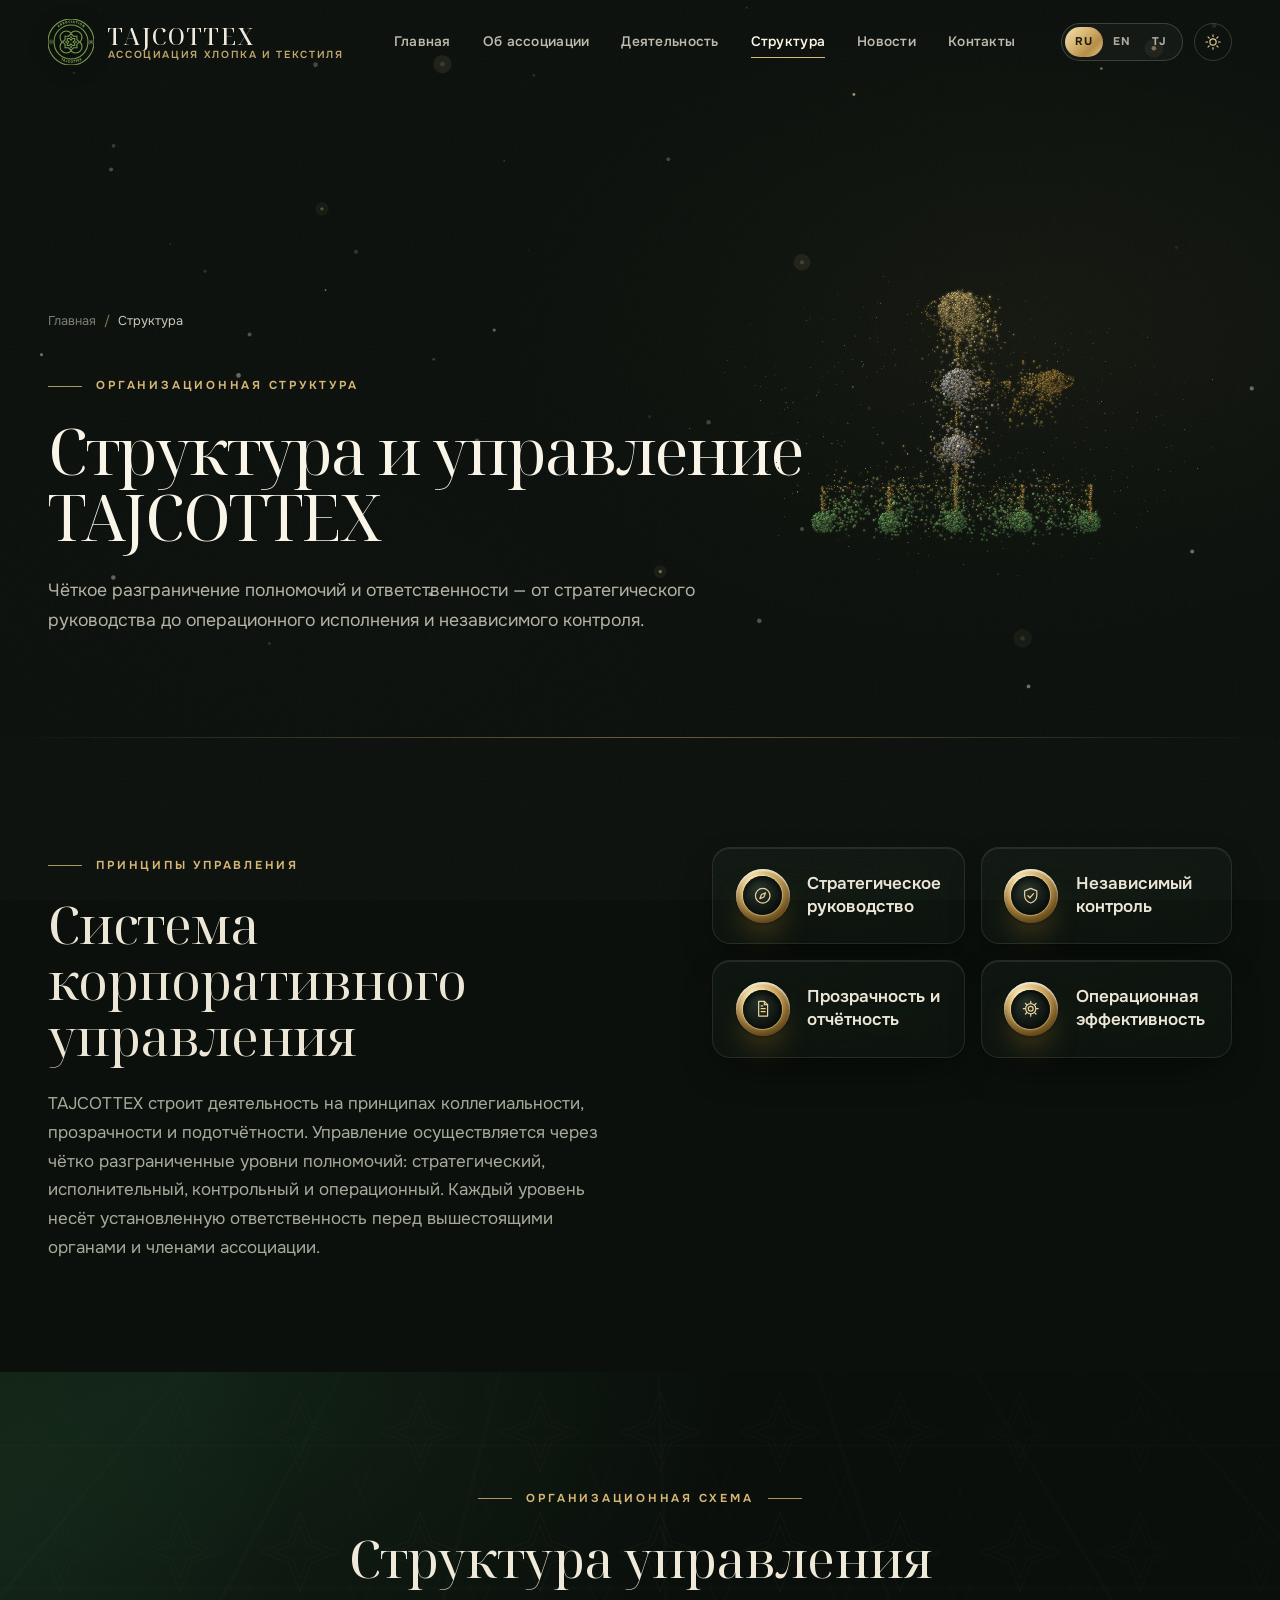
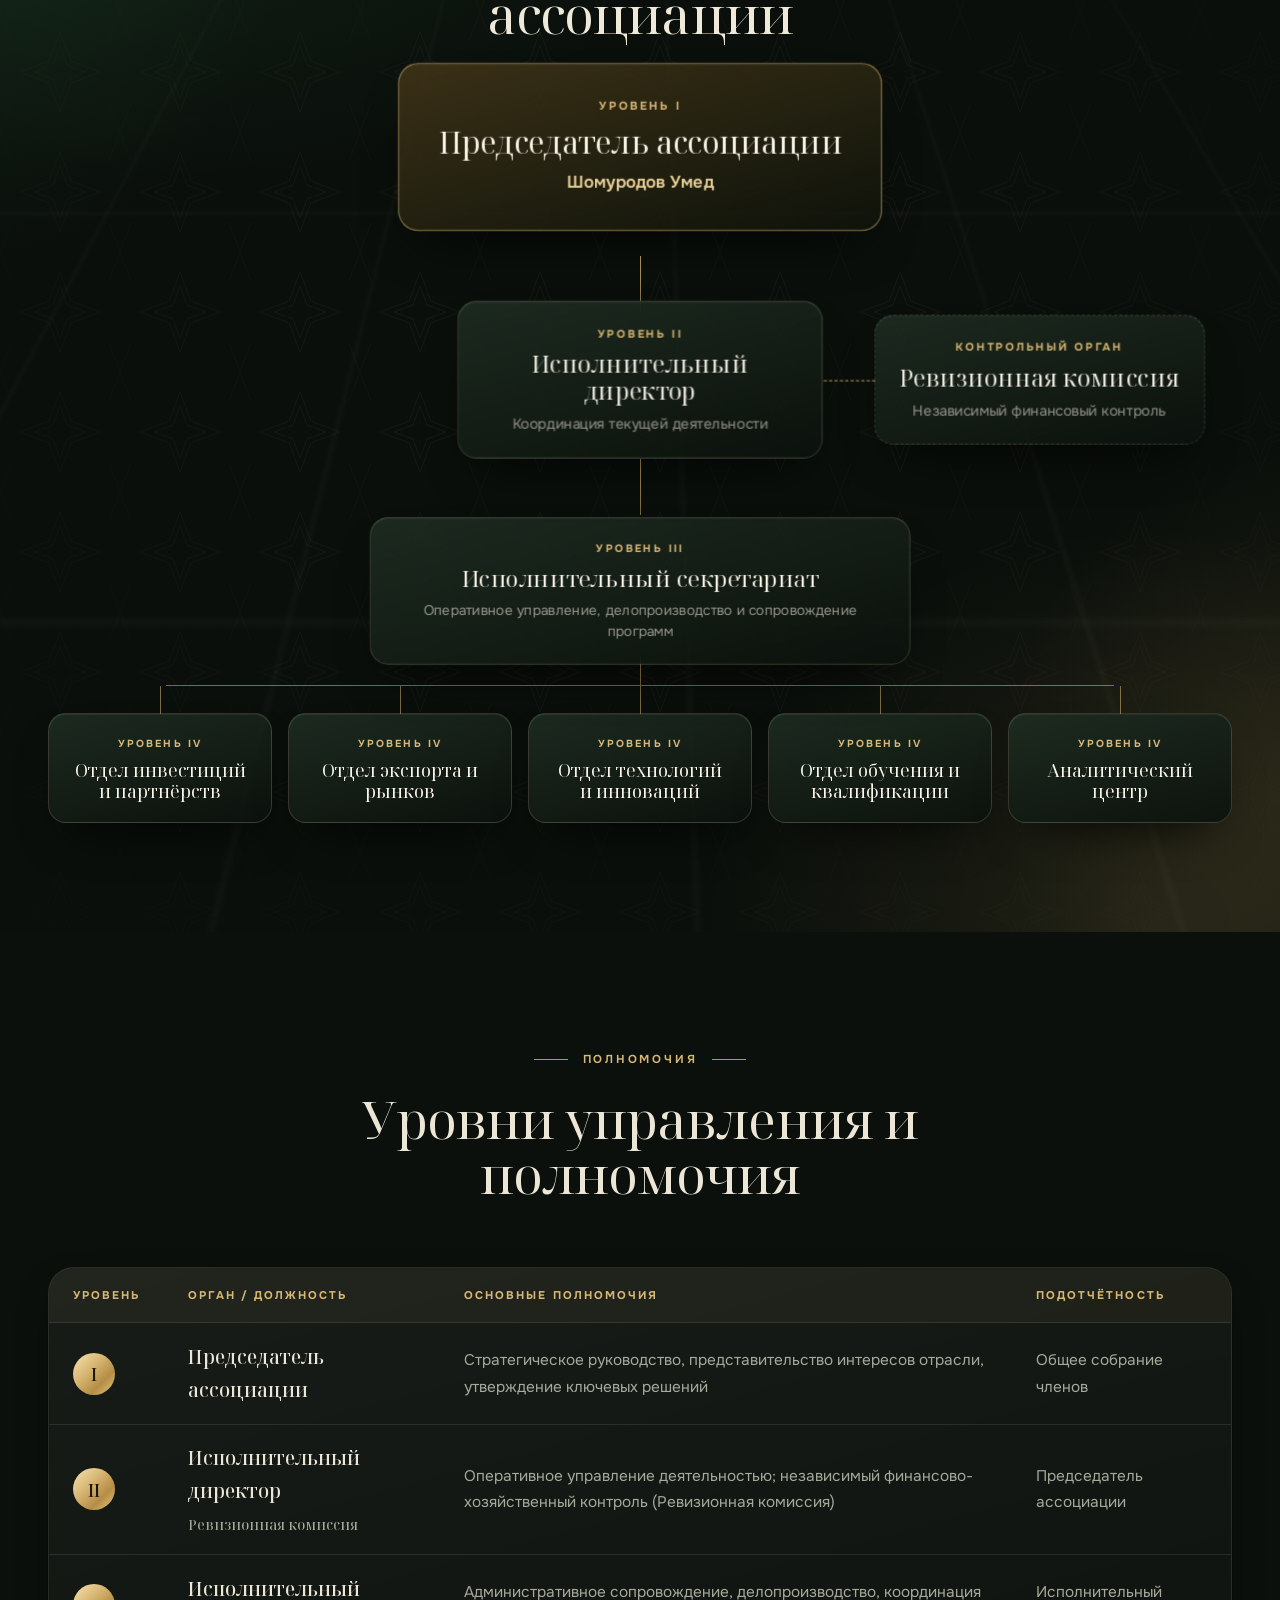
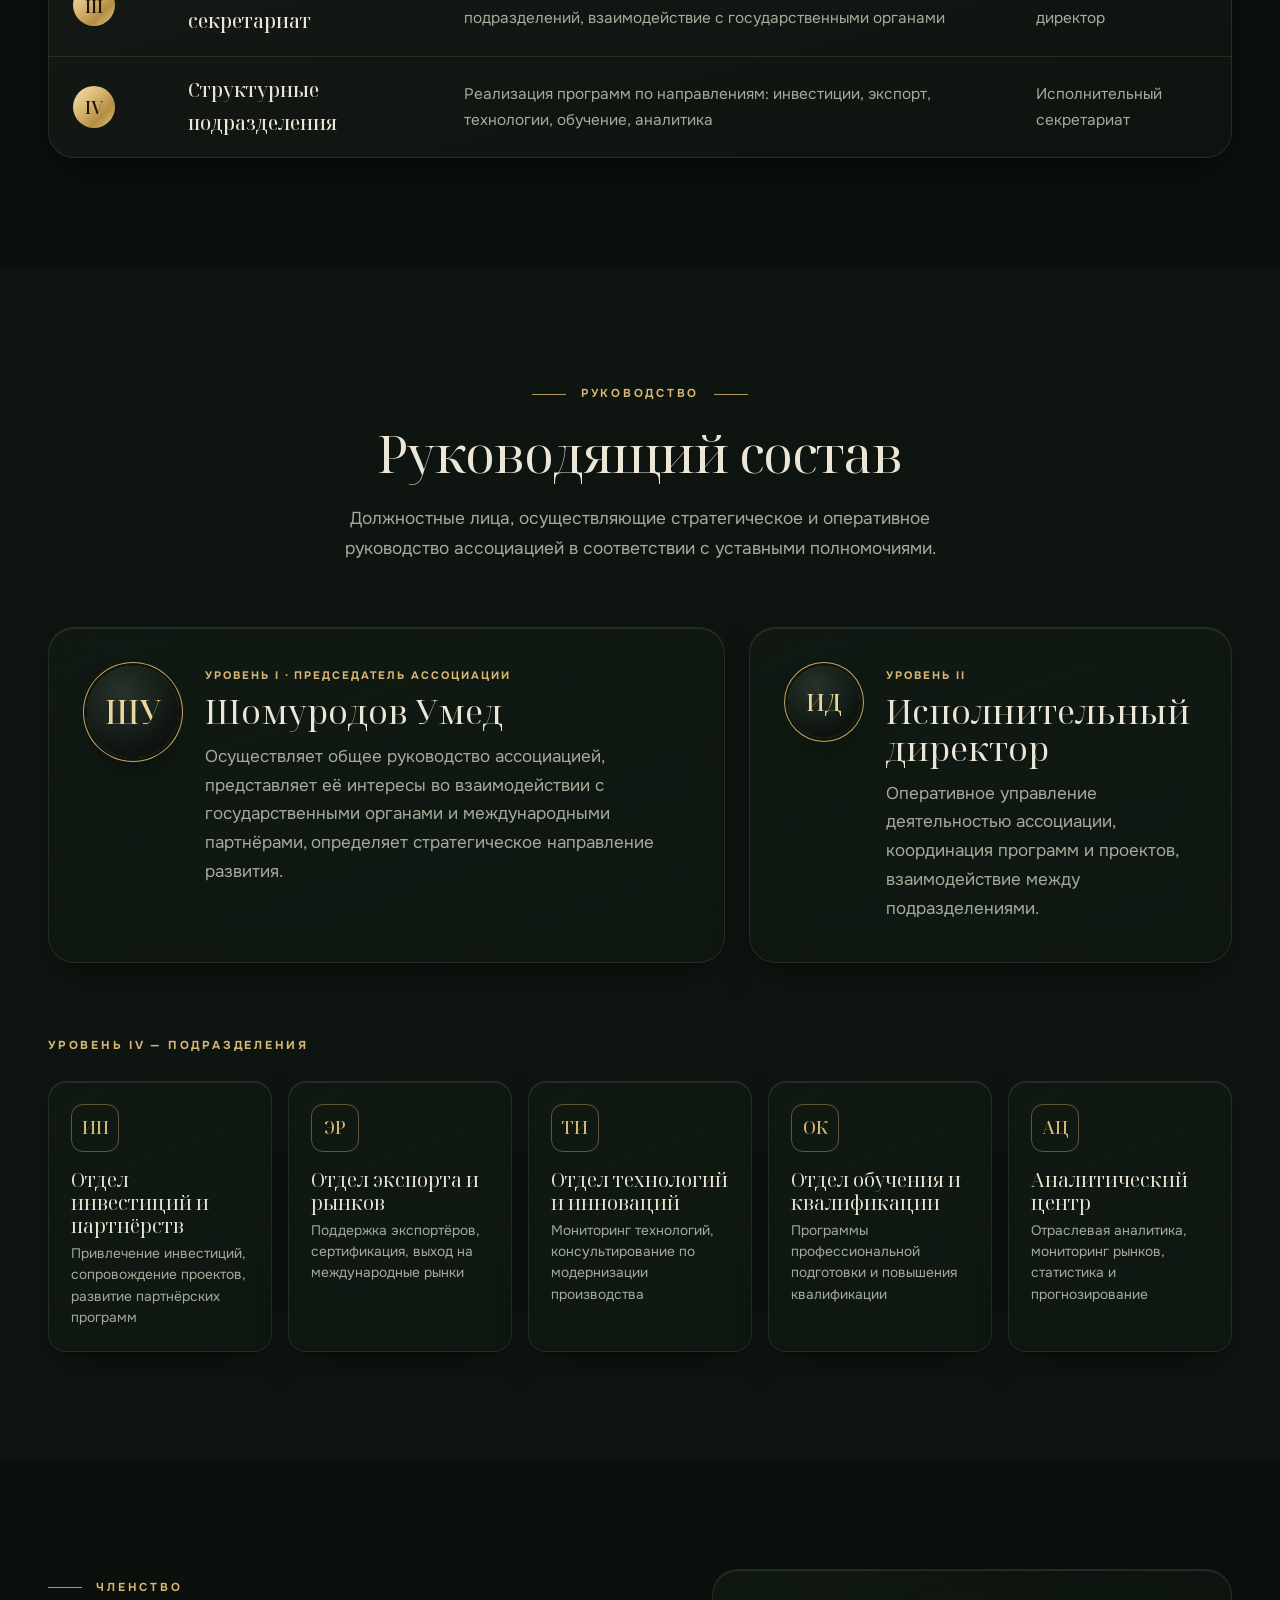
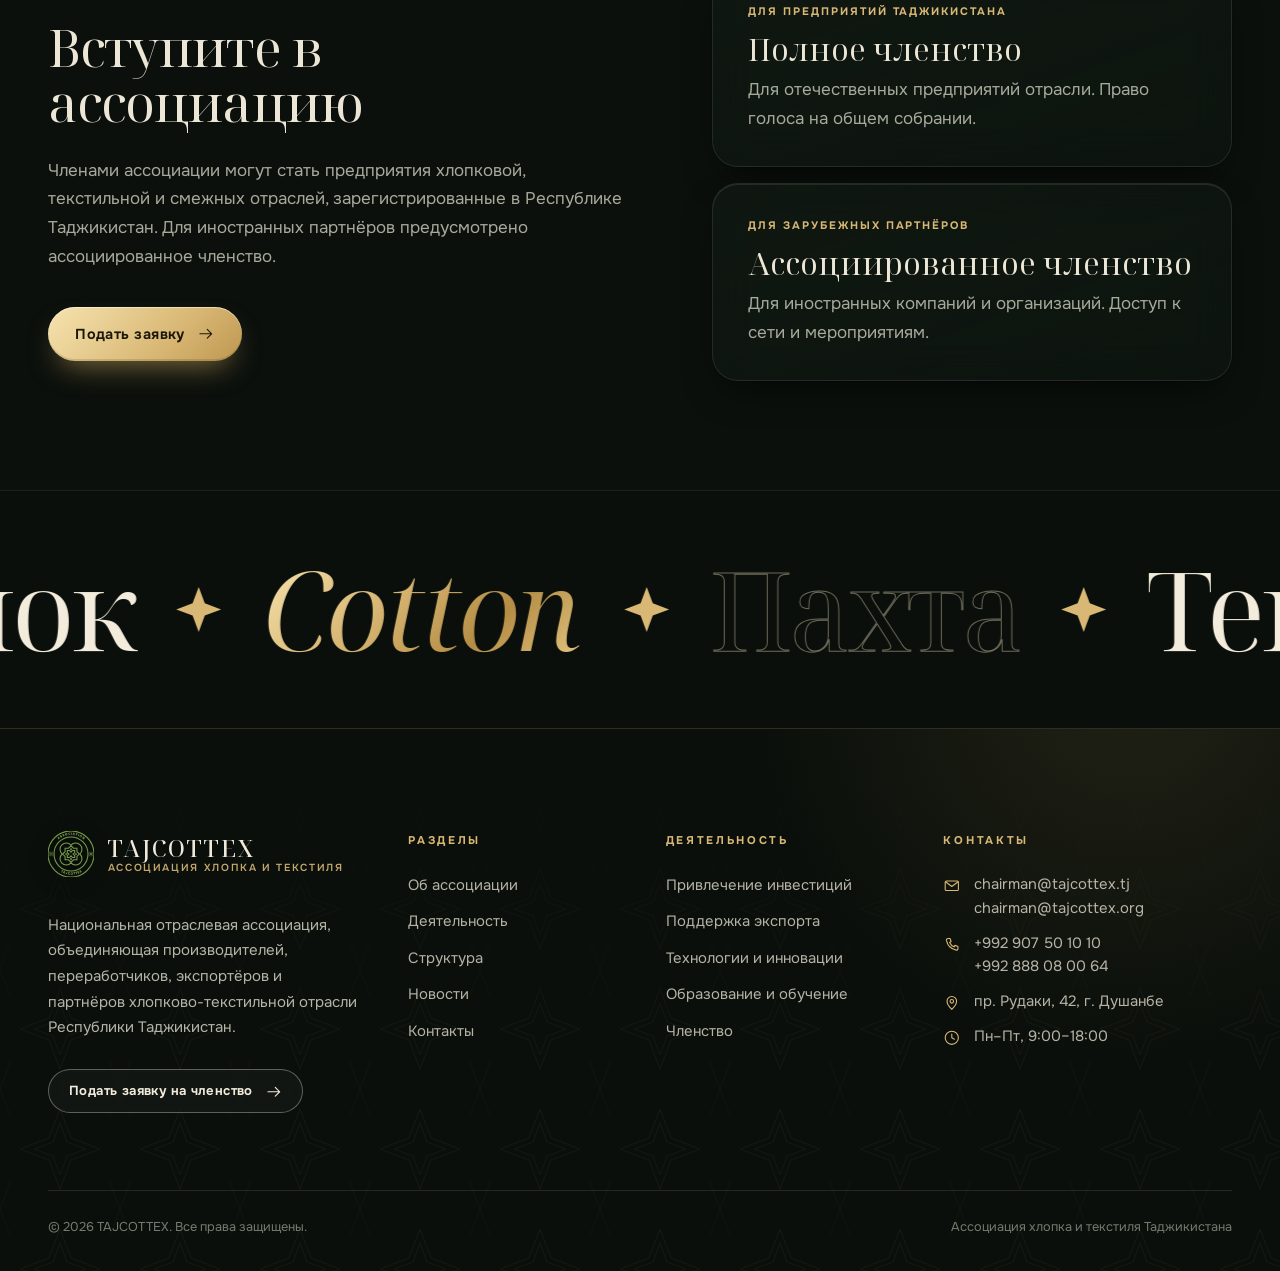
<file: structure.html>
<!DOCTYPE html>
<html lang="ru" data-l="ru" data-theme="dark" data-title-ru="Структура — TAJCOTTEX" data-title-en="Structure — TAJCOTTEX" data-title-tj="Сохтор — TAJCOTTEX">
<head>
<meta charset="UTF-8">
<meta name="viewport" content="width=device-width, initial-scale=1">
<title>Структура — TAJCOTTEX</title>
<meta name="description" content="Организационная структура, принципы управления и руководство TAJCOTTEX — Ассоциации хлопка и текстиля Таджикистана.">
<meta name="theme-color" content="#0b100c">
<meta property="og:type" content="website">
<meta property="og:site_name" content="TAJCOTTEX">
<meta property="og:title" content="Структура — TAJCOTTEX">
<meta property="og:description" content="Организационная структура, принципы управления и руководство TAJCOTTEX — Ассоциации хлопка и текстиля Таджикистана.">
<link rel="icon" href="source/logo.svg" type="image/svg+xml">
<link rel="preload" href="fonts/noto-serif-display-cyrillic-400-normal.woff2" as="font" type="font/woff2" crossorigin>
<link rel="preload" href="fonts/onest-cyrillic-wght-normal.woff2" as="font" type="font/woff2" crossorigin>
<link rel="stylesheet" href="css/site.css">
<script>(function(h){try{h.setAttribute('data-theme','dark');var s=localStorage.getItem('tajcottex_theme');if(s==='dark'||s==='light')h.setAttribute('data-theme',s)}catch(e){}try{var m=document.cookie.match(/(?:^|; )tajcottex_lang=(ru|en|tj)(?:;|$)/);if(m){h.setAttribute('data-l',m[1]);h.lang=m[1]==='tj'?'tg':m[1]}}catch(e){}h.classList.add('js')})(document.documentElement)</script>
</head>
<body class="">
<a class="skip" href="#main"><span data-lang="ru">Перейти к содержанию</span><span data-lang="en">Skip to content</span><span data-lang="tj">Гузаштан ба мундариҷа</span></a>
<div class="progress" aria-hidden="true"><span data-progress></span></div>
<header class="nav" data-nav>
  <div class="nav__in wrap">
    <a class="brand" href="index.html" aria-label="TAJCOTTEX"><img class="brand__mark" src="source/logo.svg" alt="" width="46" height="46"><span class="brand__text"><b>TAJCOTTEX</b><small><span data-lang="ru">Ассоциация хлопка и текстиля</span><span data-lang="en">Cotton &amp; Textile Association</span><span data-lang="tj">Ассотсиатсияи пахта ва нассоҷӣ</span></small></span></a>
    <nav class="menu" aria-label="Main"><a href="index.html"><span data-lang="ru">Главная</span><span data-lang="en">Home</span><span data-lang="tj">Асосӣ</span></a><a href="about.html"><span data-lang="ru">Об ассоциации</span><span data-lang="en">About</span><span data-lang="tj">Дар бораи мо</span></a><a href="activities.html"><span data-lang="ru">Деятельность</span><span data-lang="en">Activities</span><span data-lang="tj">Фаъолият</span></a><a href="structure.html" aria-current="page"><span data-lang="ru">Структура</span><span data-lang="en">Structure</span><span data-lang="tj">Сохтор</span></a><a href="news.html"><span data-lang="ru">Новости</span><span data-lang="en">News</span><span data-lang="tj">Хабарҳо</span></a><a href="contact.html"><span data-lang="ru">Контакты</span><span data-lang="en">Contact</span><span data-lang="tj">Тамос</span></a></nav>
    <div class="nav__tools">
      <div class="langs" role="group" aria-label="Language / Язык / Забон"><button type="button" data-lang-btn="ru" lang="ru" aria-label="Русский">RU</button><button type="button" data-lang-btn="en" lang="en" aria-label="English">EN</button><button type="button" data-lang-btn="tj" lang="tg" aria-label="Тоҷикӣ">TJ</button></div>
      <button type="button" class="theme-btn" data-theme-toggle aria-label="Theme"><svg class="ic ic--sun" width="24" height="24" viewBox="0 0 24 24" fill="none" stroke="currentColor" stroke-width="1.5" stroke-linecap="round" stroke-linejoin="round" aria-hidden="true" focusable="false"><circle cx="12" cy="12" r="4.2"/><path d="M12 2.5v2.2M12 19.3v2.2M2.5 12h2.2M19.3 12h2.2M5.3 5.3l1.6 1.6M17.1 17.1l1.6 1.6M5.3 18.7l1.6-1.6M17.1 6.9l1.6-1.6"/></svg><svg class="ic ic--moon" width="24" height="24" viewBox="0 0 24 24" fill="none" stroke="currentColor" stroke-width="1.5" stroke-linecap="round" stroke-linejoin="round" aria-hidden="true" focusable="false"><path d="M20.5 14.2A8.5 8.5 0 0 1 9.8 3.5a8.5 8.5 0 1 0 10.7 10.7z"/></svg></button>
      <button type="button" class="burger" data-burger aria-expanded="false" aria-controls="drawer" aria-label="Menu"><span></span><span></span></button>
    </div>
  </div>
</header>
<div class="drawer" id="drawer" data-drawer hidden>
  <nav class="drawer__links" aria-label="Mobile"><a href="index.html"><span data-lang="ru">Главная</span><span data-lang="en">Home</span><span data-lang="tj">Асосӣ</span></a><a href="about.html"><span data-lang="ru">Об ассоциации</span><span data-lang="en">About</span><span data-lang="tj">Дар бораи мо</span></a><a href="activities.html"><span data-lang="ru">Деятельность</span><span data-lang="en">Activities</span><span data-lang="tj">Фаъолият</span></a><a href="structure.html" aria-current="page"><span data-lang="ru">Структура</span><span data-lang="en">Structure</span><span data-lang="tj">Сохтор</span></a><a href="news.html"><span data-lang="ru">Новости</span><span data-lang="en">News</span><span data-lang="tj">Хабарҳо</span></a><a href="contact.html"><span data-lang="ru">Контакты</span><span data-lang="en">Contact</span><span data-lang="tj">Тамос</span></a></nav>
  <div class="drawer__foot"><div class="langs" role="group" aria-label="Language / Язык / Забон"><button type="button" data-lang-btn="ru" lang="ru" aria-label="Русский">RU</button><button type="button" data-lang-btn="en" lang="en" aria-label="English">EN</button><button type="button" data-lang-btn="tj" lang="tg" aria-label="Тоҷикӣ">TJ</button></div><a href="mailto:chairman@tajcottex.tj">chairman@tajcottex.tj</a></div>
</div>
<main id="main">
<div class="scene" data-scene="org,org,fabric,globe">
  <div class="scene__layer" aria-hidden="true"><canvas class="scene-canvas"></canvas></div>
<section class="phero stage" data-dust="45" data-stage="0">
  <div class="phero__veil" aria-hidden="true"></div>
  
  <div class="wrap phero__in">
    <ol class="crumbs" aria-label="Breadcrumb"><li><a href="index.html"><span data-lang="ru">Главная</span><span data-lang="en">Home</span><span data-lang="tj">Асосӣ</span></a></li><li aria-current="page"><span data-lang="ru">Структура</span><span data-lang="en">Structure</span><span data-lang="tj">Сохтор</span></li></ol>
    <p class="kicker kicker--light"><span data-lang="ru">Организационная структура</span><span data-lang="en">Organisational structure</span><span data-lang="tj">Сохтори ташкилӣ</span></p>
    <h1 class="phero__title"><span data-lang="ru">Структура и управление TAJCOTTEX</span><span data-lang="en">TAJCOTTEX governance &amp; structure</span><span data-lang="tj">Сохтор ва идоракунии TAJCOTTEX</span></h1>
    <p class="phero__lead"><span data-lang="ru">Чёткое разграничение полномочий и ответственности — от стратегического руководства до операционного исполнения и независимого контроля.</span><span data-lang="en">A clear separation of authority and accountability — from strategic leadership to operational delivery and independent oversight.</span><span data-lang="tj">Тақсими равшани ваколат ва масъулият — аз роҳбарии стратегӣ то иҷрои амалиётӣ ва назорати мустақил.</span></p>
    
  </div>
  <div class="phero__fade" aria-hidden="true"></div>
</section>
<section class="section" aria-labelledby="gov">
  <div class="wrap split split--top">
    <div class="split__text rv">
      <p class="kicker"><span data-lang="ru">Принципы управления</span><span data-lang="en">Governance principles</span><span data-lang="tj">Принсипҳои идоракунӣ</span></p>
      <h2 class="shead__title" id="gov"><span data-lang="ru">Система корпоративного управления</span><span data-lang="en">Corporate governance system</span><span data-lang="tj">Низоми идоракунии корпоративӣ</span></h2>
      <p class="prose"><span data-lang="ru">TAJCOTTEX строит деятельность на принципах коллегиальности, прозрачности и подотчётности. Управление осуществляется через чётко разграниченные уровни полномочий: стратегический, исполнительный, контрольный и операционный. Каждый уровень несёт установленную ответственность перед вышестоящими органами и членами ассоциации.</span><span data-lang="en">TAJCOTTEX operates on the principles of collegiality, transparency and accountability. The association is governed through clearly delineated levels of authority — strategic, executive, supervisory and operational. Each level bears defined responsibility to the bodies above it and to the members.</span><span data-lang="tj">TAJCOTTEX фаъолияти худро дар асоси принсипҳои коллегиалӣ, шаффофият ва ҳисоботдиҳӣ ба роҳ мемонад. Идоракунӣ тавассути сатҳҳои ба таври равшан ҷудошудаи ваколат — стратегӣ, иҷроия, назоратӣ ва амалиётӣ — амалӣ мегардад. Ҳар сатҳ дар назди мақомоти болоӣ ва аъзоёни ассотсиатсия масъулияти муайян дорад.</span></p>
    </div>
    <ul class="gov">
      <li class="gov__p rv" style="--d:0s"><span class="medal medal--sm" aria-hidden="true"><span class="medal__face"><svg class="ic" width="24" height="24" viewBox="0 0 24 24" fill="none" stroke="currentColor" stroke-width="1.5" stroke-linecap="round" stroke-linejoin="round" aria-hidden="true" focusable="false"><circle cx="12" cy="12" r="9"/><path d="M15.5 8.5l-2 5-5 2 2-5z"/></svg></span></span><span><span data-lang="ru">Стратегическое руководство</span><span data-lang="en">Strategic direction</span><span data-lang="tj">Роҳбарии стратегӣ</span></span></li>
      <li class="gov__p rv" style="--d:0.08s"><span class="medal medal--sm" aria-hidden="true"><span class="medal__face"><svg class="ic" width="24" height="24" viewBox="0 0 24 24" fill="none" stroke="currentColor" stroke-width="1.5" stroke-linecap="round" stroke-linejoin="round" aria-hidden="true" focusable="false"><path d="M12 3l7.5 3v5.5c0 4.5-3.2 8.2-7.5 9.5-4.3-1.3-7.5-5-7.5-9.5V6z"/><path d="M8.5 12l2.5 2.5 4.5-5"/></svg></span></span><span><span data-lang="ru">Независимый контроль</span><span data-lang="en">Independent oversight</span><span data-lang="tj">Назорати мустақил</span></span></li>
      <li class="gov__p rv" style="--d:0.16s"><span class="medal medal--sm" aria-hidden="true"><span class="medal__face"><svg class="ic" width="24" height="24" viewBox="0 0 24 24" fill="none" stroke="currentColor" stroke-width="1.5" stroke-linecap="round" stroke-linejoin="round" aria-hidden="true" focusable="false"><path d="M7 3h7l4 4v14H7z"/><path d="M14 3v4h4M10 12h5M10 15.5h5M10 8.5h2"/></svg></span></span><span><span data-lang="ru">Прозрачность и отчётность</span><span data-lang="en">Transparency &amp; reporting</span><span data-lang="tj">Шаффофият ва ҳисоботдиҳӣ</span></span></li>
      <li class="gov__p rv" style="--d:0.24s"><span class="medal medal--sm" aria-hidden="true"><span class="medal__face"><svg class="ic" width="24" height="24" viewBox="0 0 24 24" fill="none" stroke="currentColor" stroke-width="1.5" stroke-linecap="round" stroke-linejoin="round" aria-hidden="true" focusable="false"><circle cx="12" cy="12" r="3"/><path d="M12 2.8v2.4M12 18.8v2.4M2.8 12h2.4M18.8 12h2.4M5.5 5.5l1.7 1.7M16.8 16.8l1.7 1.7M5.5 18.5l1.7-1.7M16.8 7.2l1.7-1.7"/><circle cx="12" cy="12" r="6.3"/></svg></span></span><span><span data-lang="ru">Операционная эффективность</span><span data-lang="en">Operational efficiency</span><span data-lang="tj">Самаранокии амалиётӣ</span></span></li>
    </ul>
  </div>
</section>
<section class="section stage section--deep" aria-labelledby="org-title" data-stage="1" data-place="back">
  <div class="aurora" aria-hidden="true"></div><div class="deep__grid" aria-hidden="true"></div>
  <div class="wrap">
    <header class="shead shead--center shead--light rv">
  <p class="kicker"><span data-lang="ru">Организационная схема</span><span data-lang="en">Organisational chart</span><span data-lang="tj">Схемаи ташкилӣ</span></p>
  <h2 class="shead__title"><span data-lang="ru">Структура управления ассоциации</span><span data-lang="en">Association governance structure</span><span data-lang="tj">Сохтори идоракунии ассотсиатсия</span></h2>
  
</header>
    <div class="org rv" data-tilt data-tilt-max="4">
      <div class="org__stage">
        <div class="org__lvl org__lvl--1"><div class="node node--chair">
  <p class="node__tag"><span data-lang="ru">Уровень I</span><span data-lang="en">Level I</span><span data-lang="tj">Сатҳи I</span></p>
  <h3 class="node__title"><span data-lang="ru">Председатель ассоциации</span><span data-lang="en">Chairman of the Association</span><span data-lang="tj">Раиси ассотсиатсия</span></h3><p class="node__name"><span data-lang="ru">Шомуродов Умед</span><span data-lang="en">Umed Shomurodov</span><span data-lang="tj">Шомуродов Умед</span></p>
</div></div>
        <div class="org__lvl org__lvl--2">
          <span class="org__gap" aria-hidden="true"></span>
          <div class="node node--exec">
  <p class="node__tag"><span data-lang="ru">Уровень II</span><span data-lang="en">Level II</span><span data-lang="tj">Сатҳи II</span></p>
  <h3 class="node__title"><span data-lang="ru">Исполнительный директор</span><span data-lang="en">Executive Director</span><span data-lang="tj">Директори иҷроия</span></h3><p class="node__sub"><span data-lang="ru">Координация текущей деятельности</span><span data-lang="en">Coordination of current operations</span><span data-lang="tj">Ҳамоҳангсозии фаъолияти ҷорӣ</span></p>
</div>
          <div class="node node--audit">
  <p class="node__tag"><span data-lang="ru">Контрольный орган</span><span data-lang="en">Control body</span><span data-lang="tj">Мақоми назоратӣ</span></p>
  <h3 class="node__title"><span data-lang="ru">Ревизионная комиссия</span><span data-lang="en">Audit Commission</span><span data-lang="tj">Комиссияи тафтишотӣ</span></h3><p class="node__sub"><span data-lang="ru">Независимый финансовый контроль</span><span data-lang="en">Independent financial oversight</span><span data-lang="tj">Назорати мустақили молиявӣ</span></p>
</div>
        </div>
        <div class="org__lvl org__lvl--3"><div class="node node--sec">
  <p class="node__tag"><span data-lang="ru">Уровень III</span><span data-lang="en">Level III</span><span data-lang="tj">Сатҳи III</span></p>
  <h3 class="node__title"><span data-lang="ru">Исполнительный секретариат</span><span data-lang="en">Executive Secretariat</span><span data-lang="tj">Котиботи иҷроия</span></h3><p class="node__sub"><span data-lang="ru">Оперативное управление, делопроизводство и сопровождение программ</span><span data-lang="en">Operational management, record-keeping and programme support</span><span data-lang="tj">Идоракунии амалиётӣ, коргузорӣ ва ҳамроҳии барномаҳо</span></p>
</div></div>
        <div class="org__lvl org__lvl--4"><div class="node node--dept"><p class="node__tag"><span data-lang="ru">Уровень IV</span><span data-lang="en">Level IV</span><span data-lang="tj">Сатҳи IV</span></p><h3 class="node__title"><span data-lang="ru">Отдел инвестиций и партнёрств</span><span data-lang="en">Investment &amp; Partnerships</span><span data-lang="tj">Шӯъбаи сармоягузорӣ ва шарикӣ</span></h3></div><div class="node node--dept"><p class="node__tag"><span data-lang="ru">Уровень IV</span><span data-lang="en">Level IV</span><span data-lang="tj">Сатҳи IV</span></p><h3 class="node__title"><span data-lang="ru">Отдел экспорта и рынков</span><span data-lang="en">Export &amp; Markets</span><span data-lang="tj">Шӯъбаи содирот ва бозорҳо</span></h3></div><div class="node node--dept"><p class="node__tag"><span data-lang="ru">Уровень IV</span><span data-lang="en">Level IV</span><span data-lang="tj">Сатҳи IV</span></p><h3 class="node__title"><span data-lang="ru">Отдел технологий и инноваций</span><span data-lang="en">Technology &amp; Innovation</span><span data-lang="tj">Шӯъбаи технология ва навоварӣ</span></h3></div><div class="node node--dept"><p class="node__tag"><span data-lang="ru">Уровень IV</span><span data-lang="en">Level IV</span><span data-lang="tj">Сатҳи IV</span></p><h3 class="node__title"><span data-lang="ru">Отдел обучения и квалификации</span><span data-lang="en">Training &amp; Qualification</span><span data-lang="tj">Шӯъбаи омӯзиш ва такмили ихтисос</span></h3></div><div class="node node--dept"><p class="node__tag"><span data-lang="ru">Уровень IV</span><span data-lang="en">Level IV</span><span data-lang="tj">Сатҳи IV</span></p><h3 class="node__title"><span data-lang="ru">Аналитический центр</span><span data-lang="en">Analytics &amp; Research Centre</span><span data-lang="tj">Маркази таҳлилӣ</span></h3></div></div>
      </div>
    </div>
  </div>
</section>
<section class="section" aria-labelledby="lv-title">
  <div class="wrap">
    <header class="shead shead--center  rv">
  <p class="kicker"><span data-lang="ru">Полномочия</span><span data-lang="en">Authority</span><span data-lang="tj">Ваколатҳо</span></p>
  <h2 class="shead__title"><span data-lang="ru">Уровни управления и полномочия</span><span data-lang="en">Management levels &amp; authority</span><span data-lang="tj">Сатҳҳои идоракунӣ ва ваколатҳо</span></h2>
  
</header>
    <div class="table-wrap rv">
      <table class="matrix matrix--levels">
        <thead><tr>
          <th scope="col"><span data-lang="ru">Уровень</span><span data-lang="en">Level</span><span data-lang="tj">Сатҳ</span></th>
          <th scope="col"><span data-lang="ru">Орган / должность</span><span data-lang="en">Body / position</span><span data-lang="tj">Мақом / вазифа</span></th>
          <th scope="col"><span data-lang="ru">Основные полномочия</span><span data-lang="en">Core authority</span><span data-lang="tj">Ваколатҳои асосӣ</span></th>
          <th scope="col"><span data-lang="ru">Подотчётность</span><span data-lang="en">Accountable to</span><span data-lang="tj">Ҳисоботдиҳӣ</span></th>
        </tr></thead>
        <tbody><tr><td><span class="lv__badge">I</span></td><th scope="row"><span data-lang="ru">Председатель ассоциации</span><span data-lang="en">Chairman of the Association</span><span data-lang="tj">Раиси ассотсиатсия</span></th><td><span data-lang="ru">Стратегическое руководство, представительство интересов отрасли, утверждение ключевых решений</span><span data-lang="en">Strategic leadership, representation of the industry, approval of key decisions</span><span data-lang="tj">Роҳбарии стратегӣ, намояндагии манфиатҳои соҳа, тасдиқи қарорҳои калидӣ</span></td><td><span data-lang="ru">Общее собрание членов</span><span data-lang="en">General Assembly of Members</span><span data-lang="tj">Маҷлиси умумии аъзоён</span></td></tr><tr><td><span class="lv__badge">II</span></td><th scope="row"><span data-lang="ru">Исполнительный директор</span><span data-lang="en">Executive Director</span><span data-lang="tj">Директори иҷроия</span><span class="lv__sub"><span data-lang="ru">Ревизионная комиссия</span><span data-lang="en">Audit Commission</span><span data-lang="tj">Комиссияи тафтишотӣ</span></span></th><td><span data-lang="ru">Оперативное управление деятельностью; независимый финансово-хозяйственный контроль (Ревизионная комиссия)</span><span data-lang="en">Day-to-day operational management; independent financial and operational audit (Audit Commission)</span><span data-lang="tj">Идоракунии ҷории фаъолият; назорати мустақили молиявию хоҷагӣ (Комиссияи тафтишотӣ)</span></td><td><span data-lang="ru">Председатель ассоциации</span><span data-lang="en">Chairman of the Association</span><span data-lang="tj">Раиси ассотсиатсия</span></td></tr><tr><td><span class="lv__badge">III</span></td><th scope="row"><span data-lang="ru">Исполнительный секретариат</span><span data-lang="en">Executive Secretariat</span><span data-lang="tj">Котиботи иҷроия</span></th><td><span data-lang="ru">Административное сопровождение, делопроизводство, координация подразделений, взаимодействие с государственными органами</span><span data-lang="en">Administrative support, record-keeping, coordination of departments, liaison with government bodies</span><span data-lang="tj">Дастгирии маъмурӣ, коргузорӣ, ҳамоҳангсозии воҳидҳо, ҳамкорӣ бо мақомоти давлатӣ</span></td><td><span data-lang="ru">Исполнительный директор</span><span data-lang="en">Executive Director</span><span data-lang="tj">Директори иҷроия</span></td></tr><tr><td><span class="lv__badge">IV</span></td><th scope="row"><span data-lang="ru">Структурные подразделения</span><span data-lang="en">Structural departments</span><span data-lang="tj">Воҳидҳои сохторӣ</span></th><td><span data-lang="ru">Реализация программ по направлениям: инвестиции, экспорт, технологии, обучение, аналитика</span><span data-lang="en">Delivery of programmes in specialist areas: investment, export, technology, training, analytics</span><span data-lang="tj">Иҷрои барномаҳо дар самтҳо: сармоягузорӣ, содирот, технология, омӯзиш, таҳлил</span></td><td><span data-lang="ru">Исполнительный секретариат</span><span data-lang="en">Executive Secretariat</span><span data-lang="tj">Котиботи иҷроия</span></td></tr></tbody>
      </table>
    </div>
  </div>
</section>
<section class="section section--alt" aria-labelledby="lead-title">
  <div class="wrap">
    <header class="shead shead--center  rv">
  <p class="kicker"><span data-lang="ru">Руководство</span><span data-lang="en">Leadership</span><span data-lang="tj">Роҳбарият</span></p>
  <h2 class="shead__title"><span data-lang="ru">Руководящий состав</span><span data-lang="en">Leadership</span><span data-lang="tj">Ҳайати роҳбарикунанда</span></h2>
  <p class="shead__lead"><span data-lang="ru">Должностные лица, осуществляющие стратегическое и оперативное руководство ассоциацией в соответствии с уставными полномочиями.</span><span data-lang="en">Officials exercising strategic and operational leadership of the association in accordance with their statutory authority.</span><span data-lang="tj">Шахсони мансабдоре, ки роҳбарии стратегӣ ва амалиётии ассотсиатсияро мувофиқи ваколатҳои оинномавӣ амалӣ мекунанд.</span></p>
</header>
    <div class="leaders">
      <article class="leader leader--main rv" data-tilt>
        <div class="leader__mono" aria-hidden="true"><span data-lang="ru">ШУ</span><span data-lang="en">US</span><span data-lang="tj">ШУ</span></div>
        <div>
          <p class="leader__tag"><span data-lang="ru">Уровень I · Председатель ассоциации</span><span data-lang="en">Level I · Chairman of the Association</span><span data-lang="tj">Сатҳи I · Раиси ассотсиатсия</span></p>
          <h3 class="leader__name"><span data-lang="ru">Шомуродов Умед</span><span data-lang="en">Umed Shomurodov</span><span data-lang="tj">Шомуродов Умед</span></h3>
          <p><span data-lang="ru">Осуществляет общее руководство ассоциацией, представляет её интересы во взаимодействии с государственными органами и международными партнёрами, определяет стратегическое направление развития.</span><span data-lang="en">Provides overall leadership of the association, represents it before government bodies and international partners, and sets its strategic direction.</span><span data-lang="tj">Роҳбарии умумии ассотсиатсияро амалӣ менамояд, манфиатҳои онро дар муносибат бо мақомоти давлатӣ ва шарикони байналмилалӣ муаррифӣ мекунад ва самти стратегии рушдро муайян менамояд.</span></p>
        </div>
        <span class="card__glare" aria-hidden="true"></span>
      </article>
      <article class="leader rv" style="--d:.08s" data-tilt>
        <div class="leader__mono leader__mono--sm" aria-hidden="true"><span data-lang="ru">ИД</span><span data-lang="en">ED</span><span data-lang="tj">ДИ</span></div>
        <div>
          <p class="leader__tag"><span data-lang="ru">Уровень II</span><span data-lang="en">Level II</span><span data-lang="tj">Сатҳи II</span></p>
          <h3 class="leader__name"><span data-lang="ru">Исполнительный директор</span><span data-lang="en">Executive Director</span><span data-lang="tj">Директори иҷроия</span></h3>
          <p><span data-lang="ru">Оперативное управление деятельностью ассоциации, координация программ и проектов, взаимодействие между подразделениями.</span><span data-lang="en">Operational management of the association, coordination of programmes and projects, liaison between departments.</span><span data-lang="tj">Идоракунии амалиётии фаъолияти ассотсиатсия, ҳамоҳангсозии барномаҳо ва лоиҳаҳо, ҳамкорӣ байни воҳидҳо.</span></p>
        </div>
        <span class="card__glare" aria-hidden="true"></span>
      </article>
    </div>
    <h3 class="subhead rv"><span data-lang="ru">Уровень IV — подразделения</span><span data-lang="en">Level IV — departments</span><span data-lang="tj">Сатҳи IV — воҳидҳо</span></h3>
    <ul class="depts"><li class="dept rv" style="--d:0.00s"><span class="dept__abbr" aria-hidden="true">ИП</span><div><h4><span data-lang="ru">Отдел инвестиций и партнёрств</span><span data-lang="en">Investment &amp; Partnerships</span><span data-lang="tj">Шӯъбаи сармоягузорӣ ва шарикӣ</span></h4><p><span data-lang="ru">Привлечение инвестиций, сопровождение проектов, развитие партнёрских программ</span><span data-lang="en">Investment attraction, project support, partnership programmes</span><span data-lang="tj">Ҷалби сармоягузорӣ, ҳамроҳии лоиҳаҳо, рушди барномаҳои шарикӣ</span></p></div></li><li class="dept rv" style="--d:0.06s"><span class="dept__abbr" aria-hidden="true">ЭР</span><div><h4><span data-lang="ru">Отдел экспорта и рынков</span><span data-lang="en">Export &amp; Markets</span><span data-lang="tj">Шӯъбаи содирот ва бозорҳо</span></h4><p><span data-lang="ru">Поддержка экспортёров, сертификация, выход на международные рынки</span><span data-lang="en">Exporter support, certification, access to international markets</span><span data-lang="tj">Дастгирии содиркунандагон, сертификатсия, дастрасӣ ба бозорҳои байналмилалӣ</span></p></div></li><li class="dept rv" style="--d:0.12s"><span class="dept__abbr" aria-hidden="true">ТИ</span><div><h4><span data-lang="ru">Отдел технологий и инноваций</span><span data-lang="en">Technology &amp; Innovation</span><span data-lang="tj">Шӯъбаи технология ва навоварӣ</span></h4><p><span data-lang="ru">Мониторинг технологий, консультирование по модернизации производства</span><span data-lang="en">Technology monitoring, production modernisation consulting</span><span data-lang="tj">Мониторинги технологияҳо, машварат оид ба навсозии истеҳсолот</span></p></div></li><li class="dept rv" style="--d:0.18s"><span class="dept__abbr" aria-hidden="true">ОК</span><div><h4><span data-lang="ru">Отдел обучения и квалификации</span><span data-lang="en">Training &amp; Qualification</span><span data-lang="tj">Шӯъбаи омӯзиш ва такмили ихтисос</span></h4><p><span data-lang="ru">Программы профессиональной подготовки и повышения квалификации</span><span data-lang="en">Professional training and upskilling programmes</span><span data-lang="tj">Барномаҳои тайёрии касбӣ ва такмили ихтисос</span></p></div></li><li class="dept rv" style="--d:0.24s"><span class="dept__abbr" aria-hidden="true">АЦ</span><div><h4><span data-lang="ru">Аналитический центр</span><span data-lang="en">Analytics &amp; Research Centre</span><span data-lang="tj">Маркази таҳлилӣ</span></h4><p><span data-lang="ru">Отраслевая аналитика, мониторинг рынков, статистика и прогнозирование</span><span data-lang="en">Sector analytics, market monitoring, statistics and forecasting</span><span data-lang="tj">Таҳлили соҳавӣ, мониторинги бозорҳо, омор ва пешгӯӣ</span></p></div></li></ul>
  </div>
</section>
<section class="section" aria-labelledby="mem-title" data-stage="3" data-place="back">
  <div class="wrap split split--top">
    <div class="split__text rv">
      <p class="kicker"><span data-lang="ru">Членство</span><span data-lang="en">Membership</span><span data-lang="tj">Узвият</span></p>
      <h2 class="shead__title" id="mem-title"><span data-lang="ru">Вступите в ассоциацию</span><span data-lang="en">Join the association</span><span data-lang="tj">Ба ассотсиатсия шомил шавед</span></h2>
      <p class="prose"><span data-lang="ru">Членами ассоциации могут стать предприятия хлопковой, текстильной и смежных отраслей, зарегистрированные в Республике Таджикистан. Для иностранных партнёров предусмотрено ассоциированное членство.</span><span data-lang="en">Cotton, textile and related enterprises registered in the Republic of Tajikistan may become members. Associate membership is available to foreign partners.</span><span data-lang="tj">Корхонаҳои соҳаҳои пахта, нассоҷӣ ва соҳаҳои вобаста, ки дар Ҷумҳурии Тоҷикистон ба қайд гирифта шудаанд, метавонанд аъзои ассотсиатсия шаванд. Барои шарикони хориҷӣ узвияти ассотсиативӣ пешбинӣ шудааст.</span></p>
      <a class="btn btn--gold" href="contact.html"><span class="btn__label"><span data-lang="ru">Подать заявку</span><span data-lang="en">Apply</span><span data-lang="tj">Ариза додан</span></span><svg class="ic btn__ic" width="24" height="24" viewBox="0 0 24 24" fill="none" stroke="currentColor" stroke-width="1.5" stroke-linecap="round" stroke-linejoin="round" aria-hidden="true" focusable="false"><path d="M4 12h16M14 6l6 6-6 6"/></svg></a>
    </div>
    <div class="plans">
      <article class="plan plan--full rv" data-tilt>
        <p class="plan__tag"><span data-lang="ru">Для предприятий Таджикистана</span><span data-lang="en">For Tajik enterprises</span><span data-lang="tj">Барои корхонаҳои Тоҷикистон</span></p>
        <h3><span data-lang="ru">Полное членство</span><span data-lang="en">Full membership</span><span data-lang="tj">Узвияти пурра</span></h3>
        <p><span data-lang="ru">Для отечественных предприятий отрасли. Право голоса на общем собрании.</span><span data-lang="en">For domestic industry enterprises. Voting rights at the General Assembly.</span><span data-lang="tj">Барои корхонаҳои ватании соҳа. Ҳуқуқи овоздиҳӣ дар Маҷлиси умумӣ.</span></p>
        <span class="card__glare" aria-hidden="true"></span>
      </article>
      <article class="plan rv" style="--d:.08s" data-tilt>
        <p class="plan__tag"><span data-lang="ru">Для зарубежных партнёров</span><span data-lang="en">For foreign partners</span><span data-lang="tj">Барои шарикони хориҷӣ</span></p>
        <h3><span data-lang="ru">Ассоциированное членство</span><span data-lang="en">Associate membership</span><span data-lang="tj">Узвияти ассотсиативӣ</span></h3>
        <p><span data-lang="ru">Для иностранных компаний и организаций. Доступ к сети и мероприятиям.</span><span data-lang="en">For foreign companies and organisations. Access to the network and events.</span><span data-lang="tj">Барои ширкатҳо ва ташкилотҳои хориҷӣ. Дастрасӣ ба шабака ва чорабиниҳо.</span></p>
        <span class="card__glare" aria-hidden="true"></span>
      </article>
    </div>
  </div>
</section>
</div>
</main>
<footer class="footer stage" role="contentinfo">
  <div class="footer__glow" aria-hidden="true"></div>
  <div class="wrap">
    <div class="footer__top">
      <div class="footer__brand">
        <a class="brand" href="index.html" aria-label="TAJCOTTEX"><img class="brand__mark" src="source/logo.svg" alt="" width="46" height="46"><span class="brand__text"><b>TAJCOTTEX</b><small><span data-lang="ru">Ассоциация хлопка и текстиля</span><span data-lang="en">Cotton &amp; Textile Association</span><span data-lang="tj">Ассотсиатсияи пахта ва нассоҷӣ</span></small></span></a>
        <p><span data-lang="ru">Национальная отраслевая ассоциация, объединяющая производителей, переработчиков, экспортёров и партнёров хлопково-текстильной отрасли Республики Таджикистан.</span><span data-lang="en">The national industry association uniting producers, processors, exporters and partners of the cotton and textile sector of the Republic of Tajikistan.</span><span data-lang="tj">Ассотсиатсияи миллии соҳавӣ, ки истеҳсолкунандагон, коркардкунандагон, содиркунандагон ва шарикони соҳаи пахта ва нассоҷии Ҷумҳурии Тоҷикистонро муттаҳид мекунад.</span></p>
        <a class="btn btn--line btn--sm" href="contact.html"><span class="btn__label"><span data-lang="ru">Подать заявку на членство</span><span data-lang="en">Apply for membership</span><span data-lang="tj">Аризаи узвият</span></span><svg class="ic btn__ic" width="24" height="24" viewBox="0 0 24 24" fill="none" stroke="currentColor" stroke-width="1.5" stroke-linecap="round" stroke-linejoin="round" aria-hidden="true" focusable="false"><path d="M4 12h16M14 6l6 6-6 6"/></svg></a>
      </div>
      <div class="footer__col">
        <h2 class="footer__h"><span data-lang="ru">Разделы</span><span data-lang="en">Sections</span><span data-lang="tj">Бахшҳо</span></h2>
        <ul><li><a href="about.html"><span data-lang="ru">Об ассоциации</span><span data-lang="en">About</span><span data-lang="tj">Дар бораи мо</span></a></li><li><a href="activities.html"><span data-lang="ru">Деятельность</span><span data-lang="en">Activities</span><span data-lang="tj">Фаъолият</span></a></li><li><a href="structure.html"><span data-lang="ru">Структура</span><span data-lang="en">Structure</span><span data-lang="tj">Сохтор</span></a></li><li><a href="news.html"><span data-lang="ru">Новости</span><span data-lang="en">News</span><span data-lang="tj">Хабарҳо</span></a></li><li><a href="contact.html"><span data-lang="ru">Контакты</span><span data-lang="en">Contact</span><span data-lang="tj">Тамос</span></a></li></ul>
      </div>
      <div class="footer__col">
        <h2 class="footer__h"><span data-lang="ru">Деятельность</span><span data-lang="en">Activities</span><span data-lang="tj">Фаъолият</span></h2>
        <ul><li><a href="activities.html"><span data-lang="ru">Привлечение инвестиций</span><span data-lang="en">Investment attraction</span><span data-lang="tj">Ҷалби сармоягузорӣ</span></a></li><li><a href="activities.html"><span data-lang="ru">Поддержка экспорта</span><span data-lang="en">Export support</span><span data-lang="tj">Дастгирии содирот</span></a></li><li><a href="activities.html"><span data-lang="ru">Технологии и инновации</span><span data-lang="en">Technology &amp; innovation</span><span data-lang="tj">Технология ва навоварӣ</span></a></li><li><a href="activities.html"><span data-lang="ru">Образование и обучение</span><span data-lang="en">Education &amp; training</span><span data-lang="tj">Таълим ва омӯзиш</span></a></li><li><a href="activities.html"><span data-lang="ru">Членство</span><span data-lang="en">Membership</span><span data-lang="tj">Узвият</span></a></li></ul>
      </div>
      <div class="footer__col footer__contact">
        <h2 class="footer__h"><span data-lang="ru">Контакты</span><span data-lang="en">Contact</span><span data-lang="tj">Тамос</span></h2>
        <ul>
          <li><svg class="ic" width="24" height="24" viewBox="0 0 24 24" fill="none" stroke="currentColor" stroke-width="1.5" stroke-linecap="round" stroke-linejoin="round" aria-hidden="true" focusable="false"><rect x="3" y="5.5" width="18" height="13" rx="1.5"/><path d="M3.5 6.5l8.5 6.5 8.5-6.5"/></svg><span><a href="mailto:chairman@tajcottex.tj">chairman@tajcottex.tj</a><br><a href="mailto:chairman@tajcottex.org">chairman@tajcottex.org</a></span></li>
          <li><svg class="ic" width="24" height="24" viewBox="0 0 24 24" fill="none" stroke="currentColor" stroke-width="1.5" stroke-linecap="round" stroke-linejoin="round" aria-hidden="true" focusable="false"><path d="M6.6 3.5h3l1.5 4-2 1.3a11 11 0 0 0 6 6l1.3-2 4 1.5v3a2 2 0 0 1-2.2 2A17 17 0 0 1 4.6 5.7a2 2 0 0 1 2-2.2z"/></svg><span><a href="tel:+992907501010">+992 907 50 10 10</a><br><a href="tel:+992888080064">+992 888 08 00 64</a></span></li>
          <li><svg class="ic" width="24" height="24" viewBox="0 0 24 24" fill="none" stroke="currentColor" stroke-width="1.5" stroke-linecap="round" stroke-linejoin="round" aria-hidden="true" focusable="false"><path d="M12 21s-6.5-6-6.5-11a6.5 6.5 0 0 1 13 0c0 5-6.5 11-6.5 11z"/><circle cx="12" cy="10" r="2.4"/></svg><span><span data-lang="ru">пр. Рудаки, 42, г.&nbsp;Душанбе</span><span data-lang="en">42 Rudaki Avenue, Dushanbe</span><span data-lang="tj">хиёбони Рӯдакӣ, 42, ш.&nbsp;Душанбе</span></span></li>
          <li><svg class="ic" width="24" height="24" viewBox="0 0 24 24" fill="none" stroke="currentColor" stroke-width="1.5" stroke-linecap="round" stroke-linejoin="round" aria-hidden="true" focusable="false"><circle cx="12" cy="12" r="9"/><path d="M12 7v5l3.5 2"/></svg><span><span data-lang="ru">Пн–Пт, 9:00–18:00</span><span data-lang="en">Mon–Fri, 9:00–18:00</span><span data-lang="tj">Дш–Ҷм, 9:00–18:00</span></span></li>
        </ul>
      </div>
    </div>
    <div class="footer__bottom">
      <span>© <span data-year>2026</span> TAJCOTTEX. <span data-lang="ru">Все права защищены.</span><span data-lang="en">All rights reserved.</span><span data-lang="tj">Ҳамаи ҳуқуқҳо ҳифз шудаанд.</span></span>
      <span><span data-lang="ru">Ассоциация хлопка и текстиля Таджикистана</span><span data-lang="en">Cotton &amp; Textile Association of Tajikistan</span><span data-lang="tj">Ассотсиатсияи пахта ва нассоҷии Тоҷикистон</span></span>
    </div>
  </div>
</footer>
<script src="js/vendor/three.min.js" defer></script>
<script src="js/scene3d.js" defer></script>
<script src="js/site.js" defer></script>
</body>
</html>
</file>
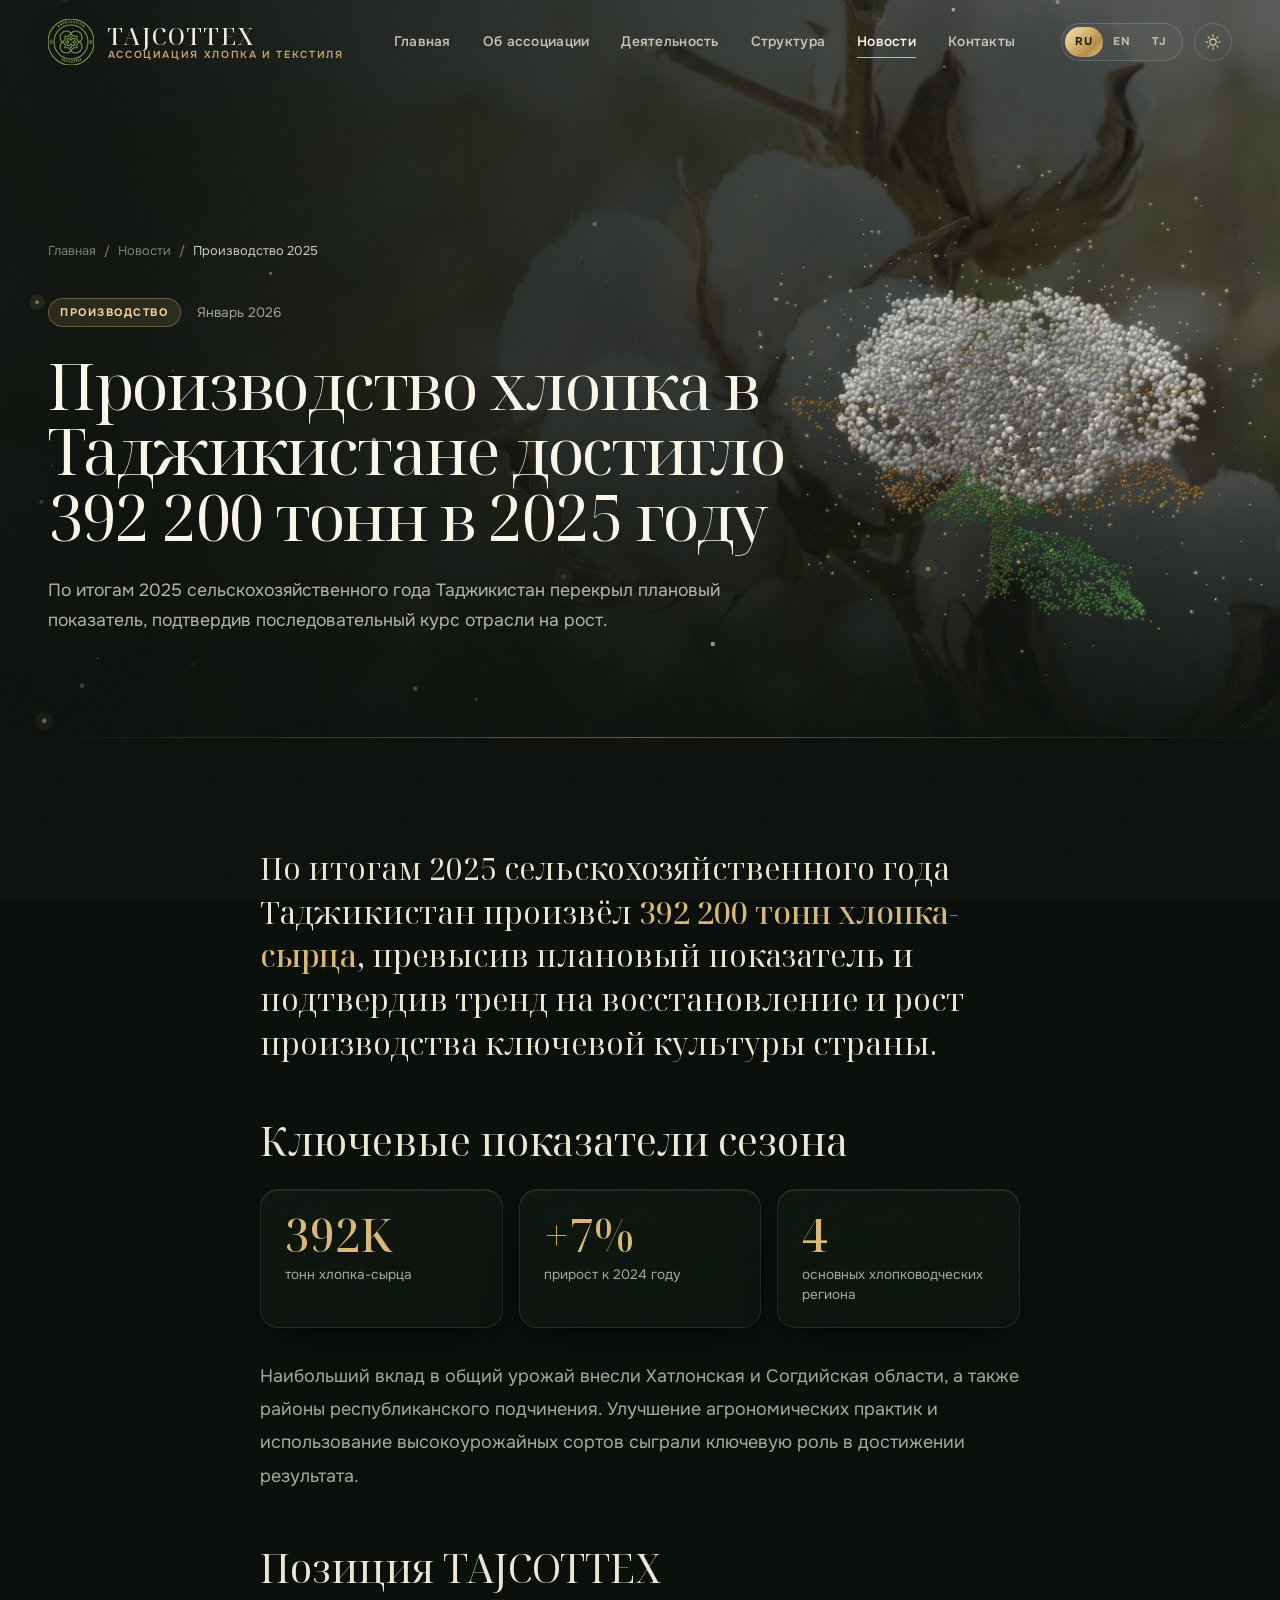
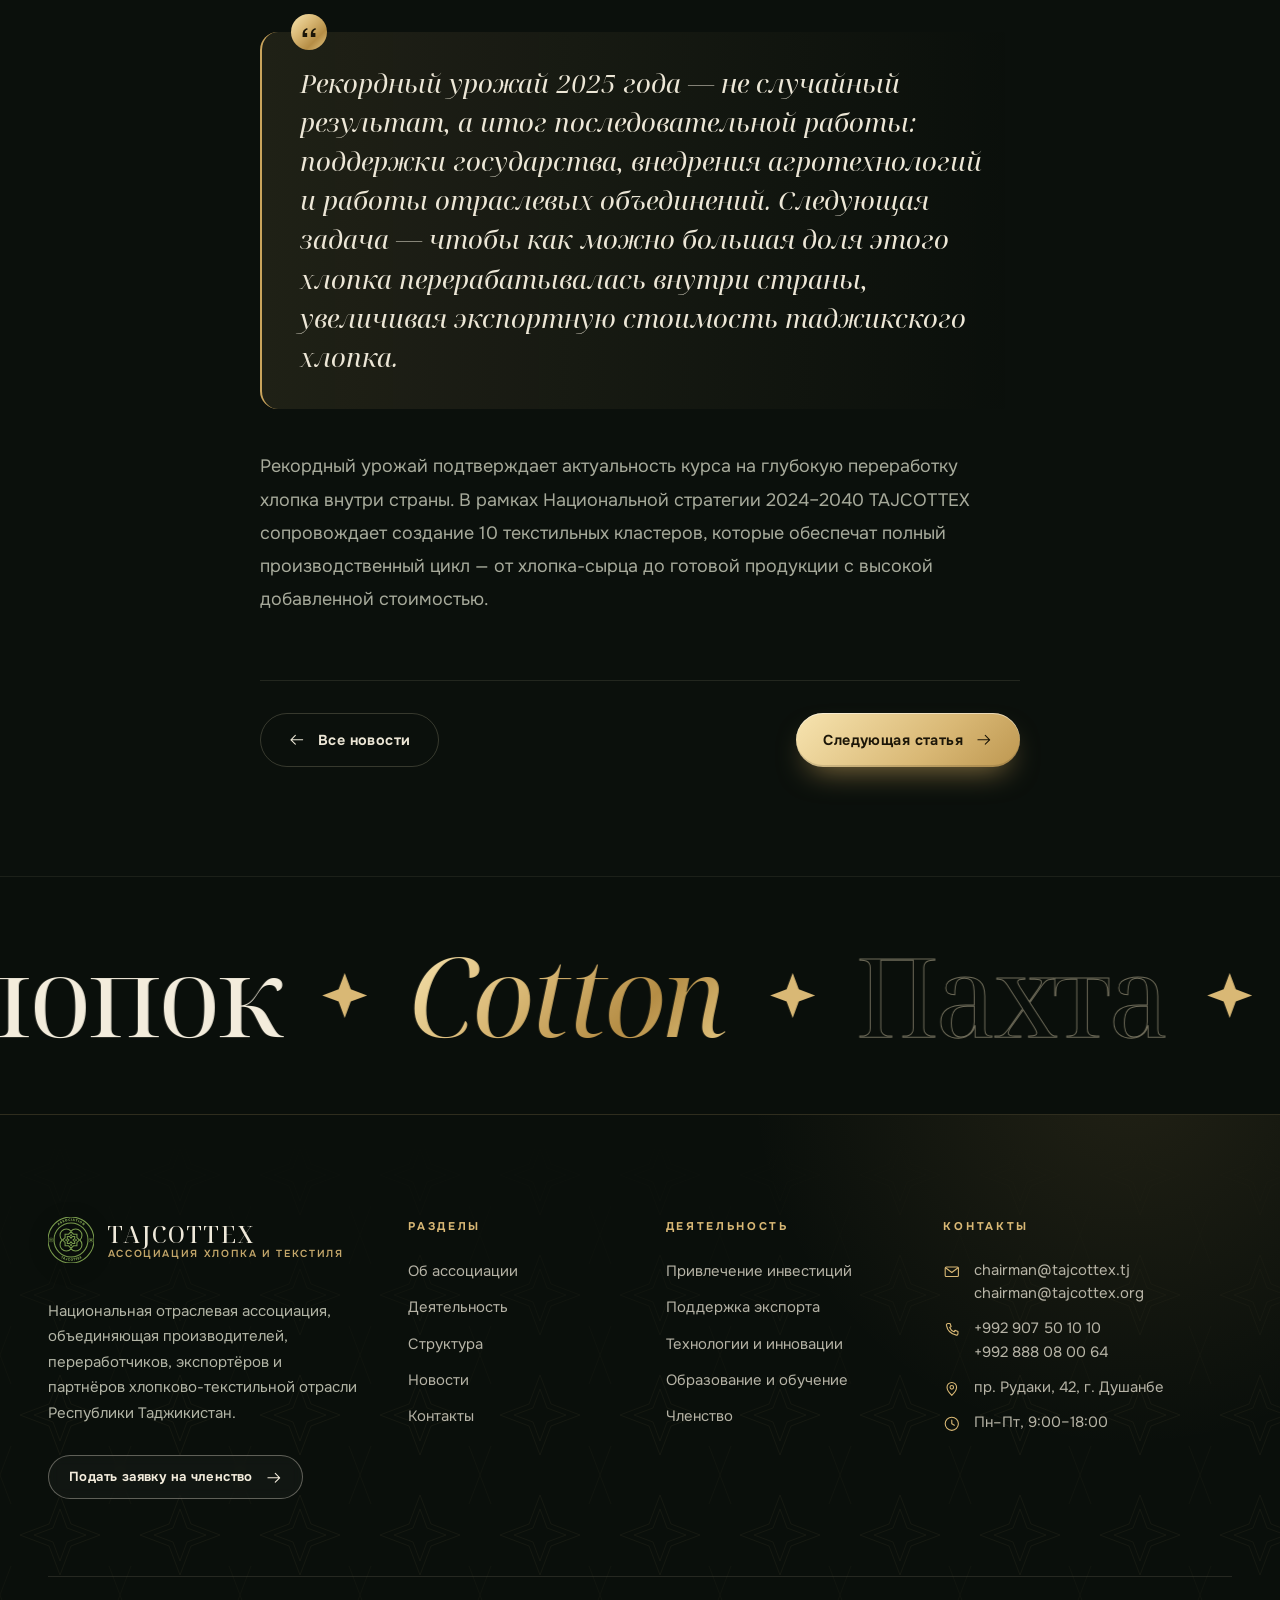
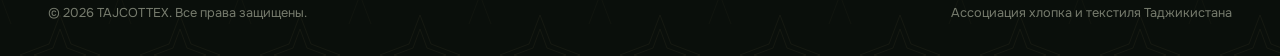
<file: news/article-1.html>
<!DOCTYPE html>
<html lang="ru" data-l="ru" data-theme="dark" data-title-ru="392 200 тонн хлопка в 2025 году — TAJCOTTEX" data-title-en="392,200 tons of cotton in 2025 — TAJCOTTEX" data-title-tj="392 200 тонна пахта дар соли 2025 — TAJCOTTEX">
<head>
<meta charset="UTF-8">
<meta name="viewport" content="width=device-width, initial-scale=1">
<title>392 200 тонн хлопка в 2025 году — TAJCOTTEX</title>
<meta name="description" content="Таджикистан произвёл 392 200 тонн хлопка-сырца в 2025 году, превысив план. Позиция TAJCOTTEX: курс на глубокую переработку и экспорт.">
<meta name="theme-color" content="#0b100c">
<meta property="og:type" content="website">
<meta property="og:site_name" content="TAJCOTTEX">
<meta property="og:title" content="392 200 тонн хлопка в 2025 году — TAJCOTTEX">
<meta property="og:description" content="Таджикистан произвёл 392 200 тонн хлопка-сырца в 2025 году, превысив план. Позиция TAJCOTTEX: курс на глубокую переработку и экспорт.">
<link rel="icon" href="../source/logo.svg" type="image/svg+xml">
<link rel="preload" href="../fonts/noto-serif-display-cyrillic-400-normal.woff2" as="font" type="font/woff2" crossorigin>
<link rel="preload" href="../fonts/onest-cyrillic-wght-normal.woff2" as="font" type="font/woff2" crossorigin>
<link rel="stylesheet" href="../css/site.css">
<script>(function(h){try{h.setAttribute('data-theme','dark');var s=localStorage.getItem('tajcottex_theme');if(s==='dark'||s==='light')h.setAttribute('data-theme',s)}catch(e){}try{var m=document.cookie.match(/(?:^|; )tajcottex_lang=(ru|en|tj)(?:;|$)/);if(m){h.setAttribute('data-l',m[1]);h.lang=m[1]==='tj'?'tg':m[1]}}catch(e){}h.classList.add('js')})(document.documentElement)</script>
</head>
<body class="">
<a class="skip" href="#main"><span data-lang="ru">Перейти к содержанию</span><span data-lang="en">Skip to content</span><span data-lang="tj">Гузаштан ба мундариҷа</span></a>
<div class="progress" aria-hidden="true"><span data-progress></span></div>
<header class="nav" data-nav>
  <div class="nav__in wrap">
    <a class="brand" href="../index.html" aria-label="TAJCOTTEX"><img class="brand__mark" src="../source/logo.svg" alt="" width="46" height="46"><span class="brand__text"><b>TAJCOTTEX</b><small><span data-lang="ru">Ассоциация хлопка и текстиля</span><span data-lang="en">Cotton &amp; Textile Association</span><span data-lang="tj">Ассотсиатсияи пахта ва нассоҷӣ</span></small></span></a>
    <nav class="menu" aria-label="Main"><a href="../index.html"><span data-lang="ru">Главная</span><span data-lang="en">Home</span><span data-lang="tj">Асосӣ</span></a><a href="../about.html"><span data-lang="ru">Об ассоциации</span><span data-lang="en">About</span><span data-lang="tj">Дар бораи мо</span></a><a href="../activities.html"><span data-lang="ru">Деятельность</span><span data-lang="en">Activities</span><span data-lang="tj">Фаъолият</span></a><a href="../structure.html"><span data-lang="ru">Структура</span><span data-lang="en">Structure</span><span data-lang="tj">Сохтор</span></a><a href="../news.html" aria-current="page"><span data-lang="ru">Новости</span><span data-lang="en">News</span><span data-lang="tj">Хабарҳо</span></a><a href="../contact.html"><span data-lang="ru">Контакты</span><span data-lang="en">Contact</span><span data-lang="tj">Тамос</span></a></nav>
    <div class="nav__tools">
      <div class="langs" role="group" aria-label="Language / Язык / Забон"><button type="button" data-lang-btn="ru" lang="ru" aria-label="Русский">RU</button><button type="button" data-lang-btn="en" lang="en" aria-label="English">EN</button><button type="button" data-lang-btn="tj" lang="tg" aria-label="Тоҷикӣ">TJ</button></div>
      <button type="button" class="theme-btn" data-theme-toggle aria-label="Theme"><svg class="ic ic--sun" width="24" height="24" viewBox="0 0 24 24" fill="none" stroke="currentColor" stroke-width="1.5" stroke-linecap="round" stroke-linejoin="round" aria-hidden="true" focusable="false"><circle cx="12" cy="12" r="4.2"/><path d="M12 2.5v2.2M12 19.3v2.2M2.5 12h2.2M19.3 12h2.2M5.3 5.3l1.6 1.6M17.1 17.1l1.6 1.6M5.3 18.7l1.6-1.6M17.1 6.9l1.6-1.6"/></svg><svg class="ic ic--moon" width="24" height="24" viewBox="0 0 24 24" fill="none" stroke="currentColor" stroke-width="1.5" stroke-linecap="round" stroke-linejoin="round" aria-hidden="true" focusable="false"><path d="M20.5 14.2A8.5 8.5 0 0 1 9.8 3.5a8.5 8.5 0 1 0 10.7 10.7z"/></svg></button>
      <button type="button" class="burger" data-burger aria-expanded="false" aria-controls="drawer" aria-label="Menu"><span></span><span></span></button>
    </div>
  </div>
</header>
<div class="drawer" id="drawer" data-drawer hidden>
  <nav class="drawer__links" aria-label="Mobile"><a href="../index.html"><span data-lang="ru">Главная</span><span data-lang="en">Home</span><span data-lang="tj">Асосӣ</span></a><a href="../about.html"><span data-lang="ru">Об ассоциации</span><span data-lang="en">About</span><span data-lang="tj">Дар бораи мо</span></a><a href="../activities.html"><span data-lang="ru">Деятельность</span><span data-lang="en">Activities</span><span data-lang="tj">Фаъолият</span></a><a href="../structure.html"><span data-lang="ru">Структура</span><span data-lang="en">Structure</span><span data-lang="tj">Сохтор</span></a><a href="../news.html" aria-current="page"><span data-lang="ru">Новости</span><span data-lang="en">News</span><span data-lang="tj">Хабарҳо</span></a><a href="../contact.html"><span data-lang="ru">Контакты</span><span data-lang="en">Contact</span><span data-lang="tj">Тамос</span></a></nav>
  <div class="drawer__foot"><div class="langs" role="group" aria-label="Language / Язык / Забон"><button type="button" data-lang-btn="ru" lang="ru" aria-label="Русский">RU</button><button type="button" data-lang-btn="en" lang="en" aria-label="English">EN</button><button type="button" data-lang-btn="tj" lang="tg" aria-label="Тоҷикӣ">TJ</button></div><a href="mailto:chairman@tajcottex.tj">chairman@tajcottex.tj</a></div>
</div>
<main id="main">
<div class="scene" data-scene="cotton,yarn,fabric,globe">
  <div class="scene__layer" aria-hidden="true"><canvas class="scene-canvas"></canvas></div>
<section class="phero stage" data-dust="45" data-stage="0">
  <img class="phero__img" src="../source/news-cotton.avif" alt="" aria-hidden="true" fetchpriority="high"><div class="phero__veil" aria-hidden="true"></div>
  
  <div class="wrap phero__in">
    <ol class="crumbs" aria-label="Breadcrumb"><li><a href="../index.html"><span data-lang="ru">Главная</span><span data-lang="en">Home</span><span data-lang="tj">Асосӣ</span></a></li><li><a href="../news.html"><span data-lang="ru">Новости</span><span data-lang="en">News</span><span data-lang="tj">Хабарҳо</span></a></li><li aria-current="page"><span data-lang="ru">Производство 2025</span><span data-lang="en">Production 2025</span><span data-lang="tj">Истеҳсолот 2025</span></li></ol>
    <p class="phero__meta"><span class="tag tag--light"><span data-lang="ru">Производство</span><span data-lang="en">Production</span><span data-lang="tj">Истеҳсолот</span></span><time datetime="2026-01"><span data-lang="ru">Январь 2026</span><span data-lang="en">January 2026</span><span data-lang="tj">Январи 2026</span></time></p>
    <h1 class="phero__title"><span data-lang="ru">Производство хлопка в Таджикистане достигло 392 200 тонн в 2025 году</span><span data-lang="en">Tajikistan’s cotton production reached 392,200 tons in 2025</span><span data-lang="tj">Истеҳсоли пахта дар Тоҷикистон дар соли 2025 ба 392 200 тонна расид</span></h1>
    <p class="phero__lead"><span data-lang="ru">По итогам 2025 сельскохозяйственного года Таджикистан перекрыл плановый показатель, подтвердив последовательный курс отрасли на рост.</span><span data-lang="en">Tajikistan exceeded its plan for the 2025 agricultural year, confirming the industry’s steady growth.</span><span data-lang="tj">Тоҷикистон бо натиҷаҳои соли кишоварзии 2025 нишондоди нақшавиро зиёд иҷро карда, самти пайвастаи рушди соҳаро тасдиқ намуд.</span></p>
    
  </div>
  <div class="phero__fade" aria-hidden="true"></div>
</section>
<article class="section article">
  <div class="wrap wrap--read">
    <p data-lang="ru" class="lede">По итогам 2025 сельскохозяйственного года Таджикистан произвёл <strong>392 200 тонн хлопка-сырца</strong>, превысив плановый показатель и подтвердив тренд на восстановление и рост производства ключевой культуры страны.</p><p data-lang="en" class="lede">By the end of the 2025 agricultural year, Tajikistan produced <strong>392,200 tons of raw cotton</strong>, exceeding the planned target and confirming the recovery and growth of the country’s key crop.</p><p data-lang="tj" class="lede">Бо натиҷаҳои соли кишоварзии 2025 Тоҷикистон <strong>392 200 тонна пахтаи хом</strong> истеҳсол карда, нишондоди нақшавиро зиёд иҷро намуд ва тамоюли барқарорӣ ва афзоиши истеҳсоли зироати асосии кишварро тасдиқ кард.</p>
<h2><span data-lang="ru">Ключевые показатели сезона</span><span data-lang="en">Key figures of the season</span><span data-lang="tj">Нишондодҳои асосии мавсим</span></h2>
<div class="astats"><div class="astat rv" style="--d:0.00s"><b>392K</b><span><span data-lang="ru">тонн хлопка-сырца</span><span data-lang="en">tons of raw cotton</span><span data-lang="tj">тонна пахтаи хом</span></span></div><div class="astat rv" style="--d:0.08s"><b>+7%</b><span><span data-lang="ru">прирост к 2024 году</span><span data-lang="en">growth vs 2024</span><span data-lang="tj">афзоиш нисбат ба соли 2024</span></span></div><div class="astat rv" style="--d:0.16s"><b>4</b><span><span data-lang="ru">основных хлопководческих региона</span><span data-lang="en">main cotton-growing regions</span><span data-lang="tj">минтақаи асосии пахтакор</span></span></div></div>
<p data-lang="ru">Наибольший вклад в общий урожай внесли Хатлонская и Согдийская области, а также районы республиканского подчинения. Улучшение агрономических практик и использование высокоурожайных сортов сыграли ключевую роль в достижении результата.</p><p data-lang="en">The largest contributions came from the Khatlon and Sughd regions and the Districts of Republican Subordination. Improved agronomic practices and high-yield varieties played a key role in the result.</p><p data-lang="tj">Саҳми бештарин дар ҳосили умумиро вилоятҳои Хатлон ва Суғд, инчунин ноҳияҳои тобеи ҷумҳурӣ гузоштанд. Беҳтар гардидани амалияҳои агрономӣ ва истифодаи навъҳои серҳосил дар ноил шудан ба натиҷа нақши калидӣ бозиданд.</p>
<h2><span data-lang="ru">Позиция TAJCOTTEX</span><span data-lang="en">TAJCOTTEX position</span><span data-lang="tj">Мавқеи TAJCOTTEX</span></h2>
<blockquote class="quote"><svg class="ic quote__ic" width="24" height="24" viewBox="0 0 24 24" fill="none" stroke="currentColor" stroke-width="1.5" stroke-linecap="round" stroke-linejoin="round" aria-hidden="true" focusable="false"><path d="M10 7.5C6.5 8.5 5 11 5 14v3.5h5V13H7.4c.2-2 1.2-3.2 3.1-3.8zM19 7.5c-3.5 1-5 3.5-5 6.5v3.5h5V13h-2.6c.2-2 1.2-3.2 3.1-3.8z"/></svg><p data-lang="ru">Рекордный урожай 2025 года — не случайный результат, а итог последовательной работы: поддержки государства, внедрения агротехнологий и работы отраслевых объединений. Следующая задача — чтобы как можно большая доля этого хлопка перерабатывалась внутри страны, увеличивая экспортную стоимость таджикского хлопка.</p><p data-lang="en">The record 2025 harvest is not a coincidence but the result of consistent work: state support, the adoption of agricultural technology and the work of industry associations. The next task is to ensure that as much of this cotton as possible is processed at home, increasing the export value of Tajik cotton.</p><p data-lang="tj">Ҳосили рекордии соли 2025 натиҷаи тасодуфӣ нест, балки самараи кори пайгирона аст: дастгирии давлат, ҷорӣ намудани агротехнологияҳо ва фаъолияти иттиҳодияҳои соҳавӣ. Вазифаи навбатӣ — то ҳадди имкон бештар коркард кардани ин пахта дар дохили кишвар ва афзоиш додани арзиши содиротии пахтаи тоҷик мебошад.</p></blockquote>
<p data-lang="ru">Рекордный урожай подтверждает актуальность курса на глубокую переработку хлопка внутри страны. В рамках Национальной стратегии 2024–2040 TAJCOTTEX сопровождает создание 10 текстильных кластеров, которые обеспечат полный производственный цикл — от хлопка-сырца до готовой продукции с высокой добавленной стоимостью.</p><p data-lang="en">The record harvest confirms the importance of deep domestic cotton processing. Under the National Strategy 2024–2040, TAJCOTTEX supports the creation of 10 textile clusters that will provide a full production cycle — from raw cotton to high value-added finished goods.</p><p data-lang="tj">Ҳосили рекордӣ муҳиммияти самти коркарди амиқи пахта дар дохили кишварро тасдиқ мекунад. Дар доираи Стратегияи миллии 2024–2040 TAJCOTTEX таъсиси 10 кластери нассоҷиро ҳамроҳӣ менамояд, ки давраи пурраи истеҳсолотро — аз пахтаи хом то маҳсулоти тайёри дорои арзиши иловагии баланд — таъмин мекунанд.</p>
    <nav class="article__nav" aria-label="Articles"><a class="btn btn--line-ink" href="../news.html"><svg class="ic btn__ic" width="24" height="24" viewBox="0 0 24 24" fill="none" stroke="currentColor" stroke-width="1.5" stroke-linecap="round" stroke-linejoin="round" aria-hidden="true" focusable="false"><path d="M20 12H4M10 6l-6 6 6 6"/></svg><span class="btn__label"><span data-lang="ru">Все новости</span><span data-lang="en">All news</span><span data-lang="tj">Ҳамаи хабарҳо</span></span></a><a class="btn btn--gold" href="article-2.html"><span class="btn__label"><span data-lang="ru">Следующая статья</span><span data-lang="en">Next article</span><span data-lang="tj">Мақолаи навбатӣ</span></span><svg class="ic btn__ic" width="24" height="24" viewBox="0 0 24 24" fill="none" stroke="currentColor" stroke-width="1.5" stroke-linecap="round" stroke-linejoin="round" aria-hidden="true" focusable="false"><path d="M4 12h16M14 6l6 6-6 6"/></svg></a></nav>
  </div>
</article>
</div>
</main>
<footer class="footer stage" role="contentinfo">
  <div class="footer__glow" aria-hidden="true"></div>
  <div class="wrap">
    <div class="footer__top">
      <div class="footer__brand">
        <a class="brand" href="../index.html" aria-label="TAJCOTTEX"><img class="brand__mark" src="../source/logo.svg" alt="" width="46" height="46"><span class="brand__text"><b>TAJCOTTEX</b><small><span data-lang="ru">Ассоциация хлопка и текстиля</span><span data-lang="en">Cotton &amp; Textile Association</span><span data-lang="tj">Ассотсиатсияи пахта ва нассоҷӣ</span></small></span></a>
        <p><span data-lang="ru">Национальная отраслевая ассоциация, объединяющая производителей, переработчиков, экспортёров и партнёров хлопково-текстильной отрасли Республики Таджикистан.</span><span data-lang="en">The national industry association uniting producers, processors, exporters and partners of the cotton and textile sector of the Republic of Tajikistan.</span><span data-lang="tj">Ассотсиатсияи миллии соҳавӣ, ки истеҳсолкунандагон, коркардкунандагон, содиркунандагон ва шарикони соҳаи пахта ва нассоҷии Ҷумҳурии Тоҷикистонро муттаҳид мекунад.</span></p>
        <a class="btn btn--line btn--sm" href="../contact.html"><span class="btn__label"><span data-lang="ru">Подать заявку на членство</span><span data-lang="en">Apply for membership</span><span data-lang="tj">Аризаи узвият</span></span><svg class="ic btn__ic" width="24" height="24" viewBox="0 0 24 24" fill="none" stroke="currentColor" stroke-width="1.5" stroke-linecap="round" stroke-linejoin="round" aria-hidden="true" focusable="false"><path d="M4 12h16M14 6l6 6-6 6"/></svg></a>
      </div>
      <div class="footer__col">
        <h2 class="footer__h"><span data-lang="ru">Разделы</span><span data-lang="en">Sections</span><span data-lang="tj">Бахшҳо</span></h2>
        <ul><li><a href="../about.html"><span data-lang="ru">Об ассоциации</span><span data-lang="en">About</span><span data-lang="tj">Дар бораи мо</span></a></li><li><a href="../activities.html"><span data-lang="ru">Деятельность</span><span data-lang="en">Activities</span><span data-lang="tj">Фаъолият</span></a></li><li><a href="../structure.html"><span data-lang="ru">Структура</span><span data-lang="en">Structure</span><span data-lang="tj">Сохтор</span></a></li><li><a href="../news.html"><span data-lang="ru">Новости</span><span data-lang="en">News</span><span data-lang="tj">Хабарҳо</span></a></li><li><a href="../contact.html"><span data-lang="ru">Контакты</span><span data-lang="en">Contact</span><span data-lang="tj">Тамос</span></a></li></ul>
      </div>
      <div class="footer__col">
        <h2 class="footer__h"><span data-lang="ru">Деятельность</span><span data-lang="en">Activities</span><span data-lang="tj">Фаъолият</span></h2>
        <ul><li><a href="../activities.html"><span data-lang="ru">Привлечение инвестиций</span><span data-lang="en">Investment attraction</span><span data-lang="tj">Ҷалби сармоягузорӣ</span></a></li><li><a href="../activities.html"><span data-lang="ru">Поддержка экспорта</span><span data-lang="en">Export support</span><span data-lang="tj">Дастгирии содирот</span></a></li><li><a href="../activities.html"><span data-lang="ru">Технологии и инновации</span><span data-lang="en">Technology &amp; innovation</span><span data-lang="tj">Технология ва навоварӣ</span></a></li><li><a href="../activities.html"><span data-lang="ru">Образование и обучение</span><span data-lang="en">Education &amp; training</span><span data-lang="tj">Таълим ва омӯзиш</span></a></li><li><a href="../activities.html"><span data-lang="ru">Членство</span><span data-lang="en">Membership</span><span data-lang="tj">Узвият</span></a></li></ul>
      </div>
      <div class="footer__col footer__contact">
        <h2 class="footer__h"><span data-lang="ru">Контакты</span><span data-lang="en">Contact</span><span data-lang="tj">Тамос</span></h2>
        <ul>
          <li><svg class="ic" width="24" height="24" viewBox="0 0 24 24" fill="none" stroke="currentColor" stroke-width="1.5" stroke-linecap="round" stroke-linejoin="round" aria-hidden="true" focusable="false"><rect x="3" y="5.5" width="18" height="13" rx="1.5"/><path d="M3.5 6.5l8.5 6.5 8.5-6.5"/></svg><span><a href="mailto:chairman@tajcottex.tj">chairman@tajcottex.tj</a><br><a href="mailto:chairman@tajcottex.org">chairman@tajcottex.org</a></span></li>
          <li><svg class="ic" width="24" height="24" viewBox="0 0 24 24" fill="none" stroke="currentColor" stroke-width="1.5" stroke-linecap="round" stroke-linejoin="round" aria-hidden="true" focusable="false"><path d="M6.6 3.5h3l1.5 4-2 1.3a11 11 0 0 0 6 6l1.3-2 4 1.5v3a2 2 0 0 1-2.2 2A17 17 0 0 1 4.6 5.7a2 2 0 0 1 2-2.2z"/></svg><span><a href="tel:+992907501010">+992 907 50 10 10</a><br><a href="tel:+992888080064">+992 888 08 00 64</a></span></li>
          <li><svg class="ic" width="24" height="24" viewBox="0 0 24 24" fill="none" stroke="currentColor" stroke-width="1.5" stroke-linecap="round" stroke-linejoin="round" aria-hidden="true" focusable="false"><path d="M12 21s-6.5-6-6.5-11a6.5 6.5 0 0 1 13 0c0 5-6.5 11-6.5 11z"/><circle cx="12" cy="10" r="2.4"/></svg><span><span data-lang="ru">пр. Рудаки, 42, г.&nbsp;Душанбе</span><span data-lang="en">42 Rudaki Avenue, Dushanbe</span><span data-lang="tj">хиёбони Рӯдакӣ, 42, ш.&nbsp;Душанбе</span></span></li>
          <li><svg class="ic" width="24" height="24" viewBox="0 0 24 24" fill="none" stroke="currentColor" stroke-width="1.5" stroke-linecap="round" stroke-linejoin="round" aria-hidden="true" focusable="false"><circle cx="12" cy="12" r="9"/><path d="M12 7v5l3.5 2"/></svg><span><span data-lang="ru">Пн–Пт, 9:00–18:00</span><span data-lang="en">Mon–Fri, 9:00–18:00</span><span data-lang="tj">Дш–Ҷм, 9:00–18:00</span></span></li>
        </ul>
      </div>
    </div>
    <div class="footer__bottom">
      <span>© <span data-year>2026</span> TAJCOTTEX. <span data-lang="ru">Все права защищены.</span><span data-lang="en">All rights reserved.</span><span data-lang="tj">Ҳамаи ҳуқуқҳо ҳифз шудаанд.</span></span>
      <span><span data-lang="ru">Ассоциация хлопка и текстиля Таджикистана</span><span data-lang="en">Cotton &amp; Textile Association of Tajikistan</span><span data-lang="tj">Ассотсиатсияи пахта ва нассоҷии Тоҷикистон</span></span>
    </div>
  </div>
</footer>
<script src="../js/vendor/three.min.js" defer></script>
<script src="../js/scene3d.js" defer></script>
<script src="../js/site.js" defer></script>
</body>
</html>
</file>
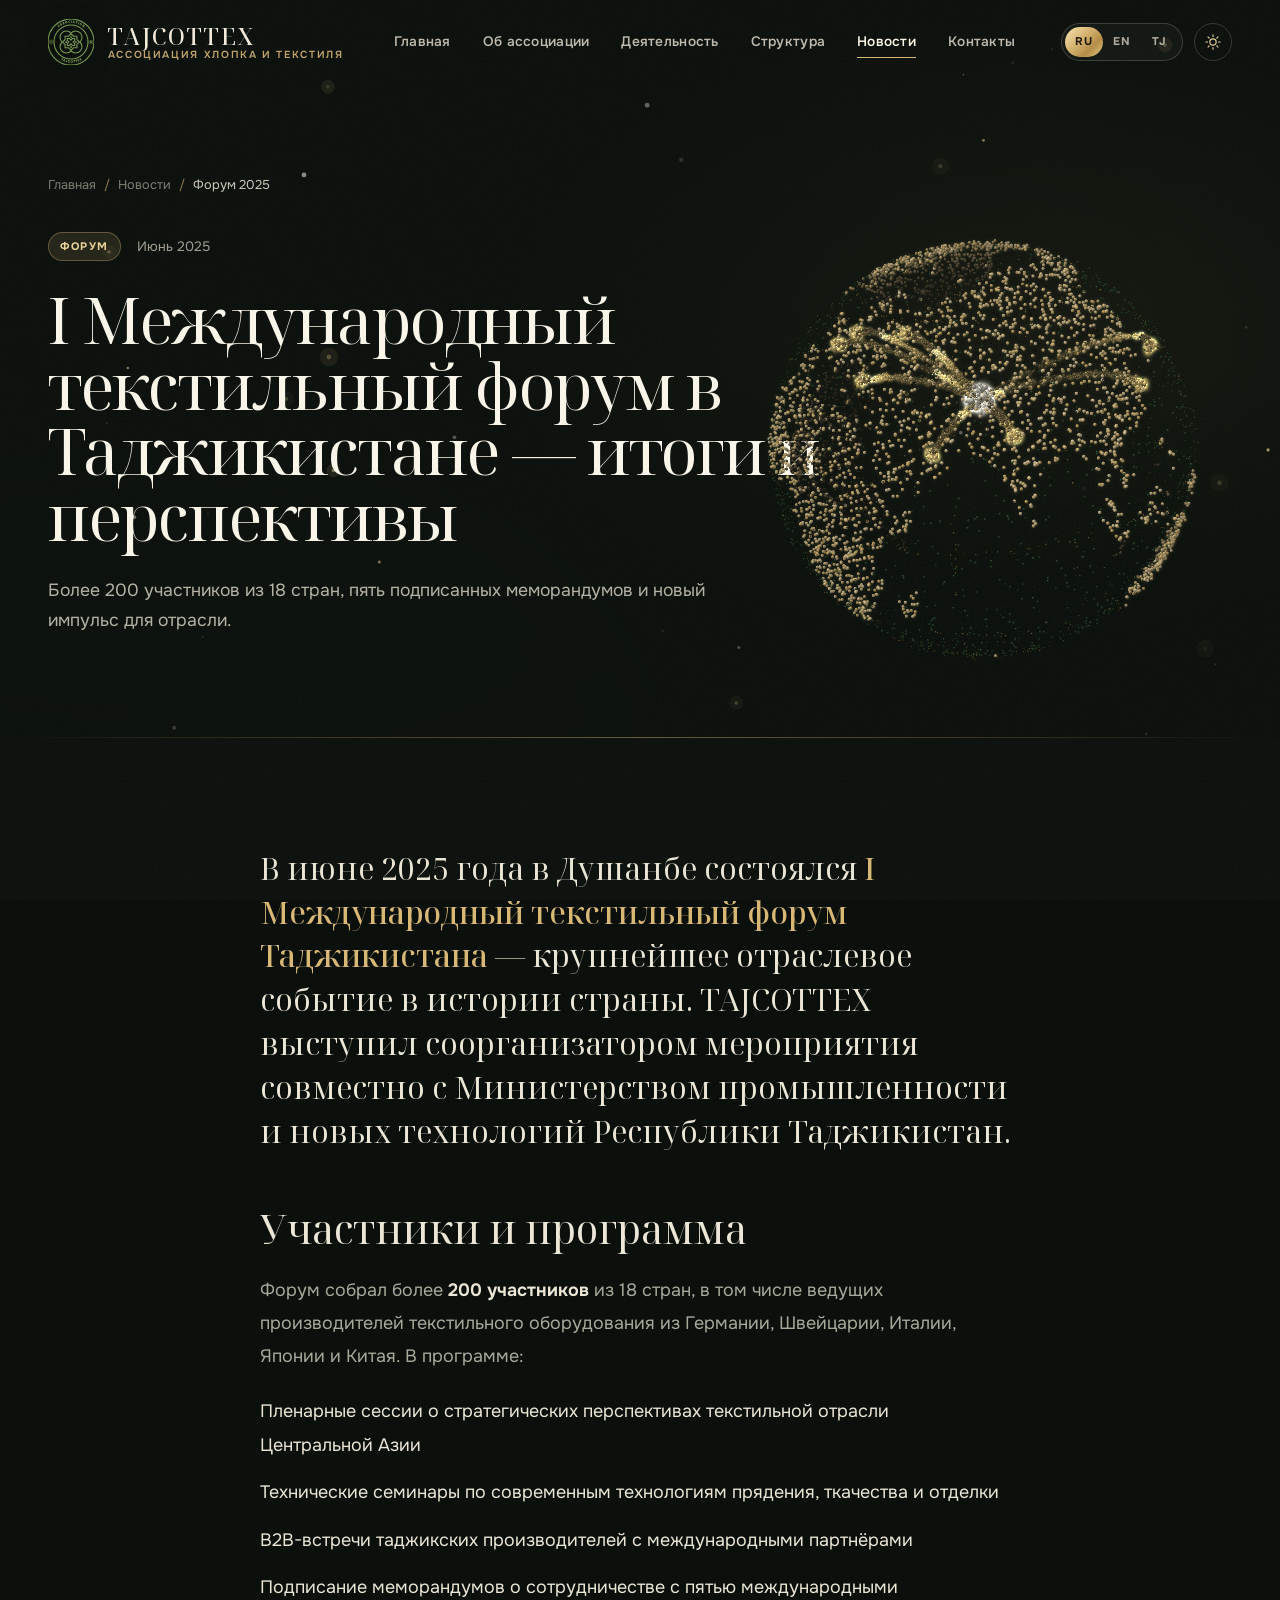
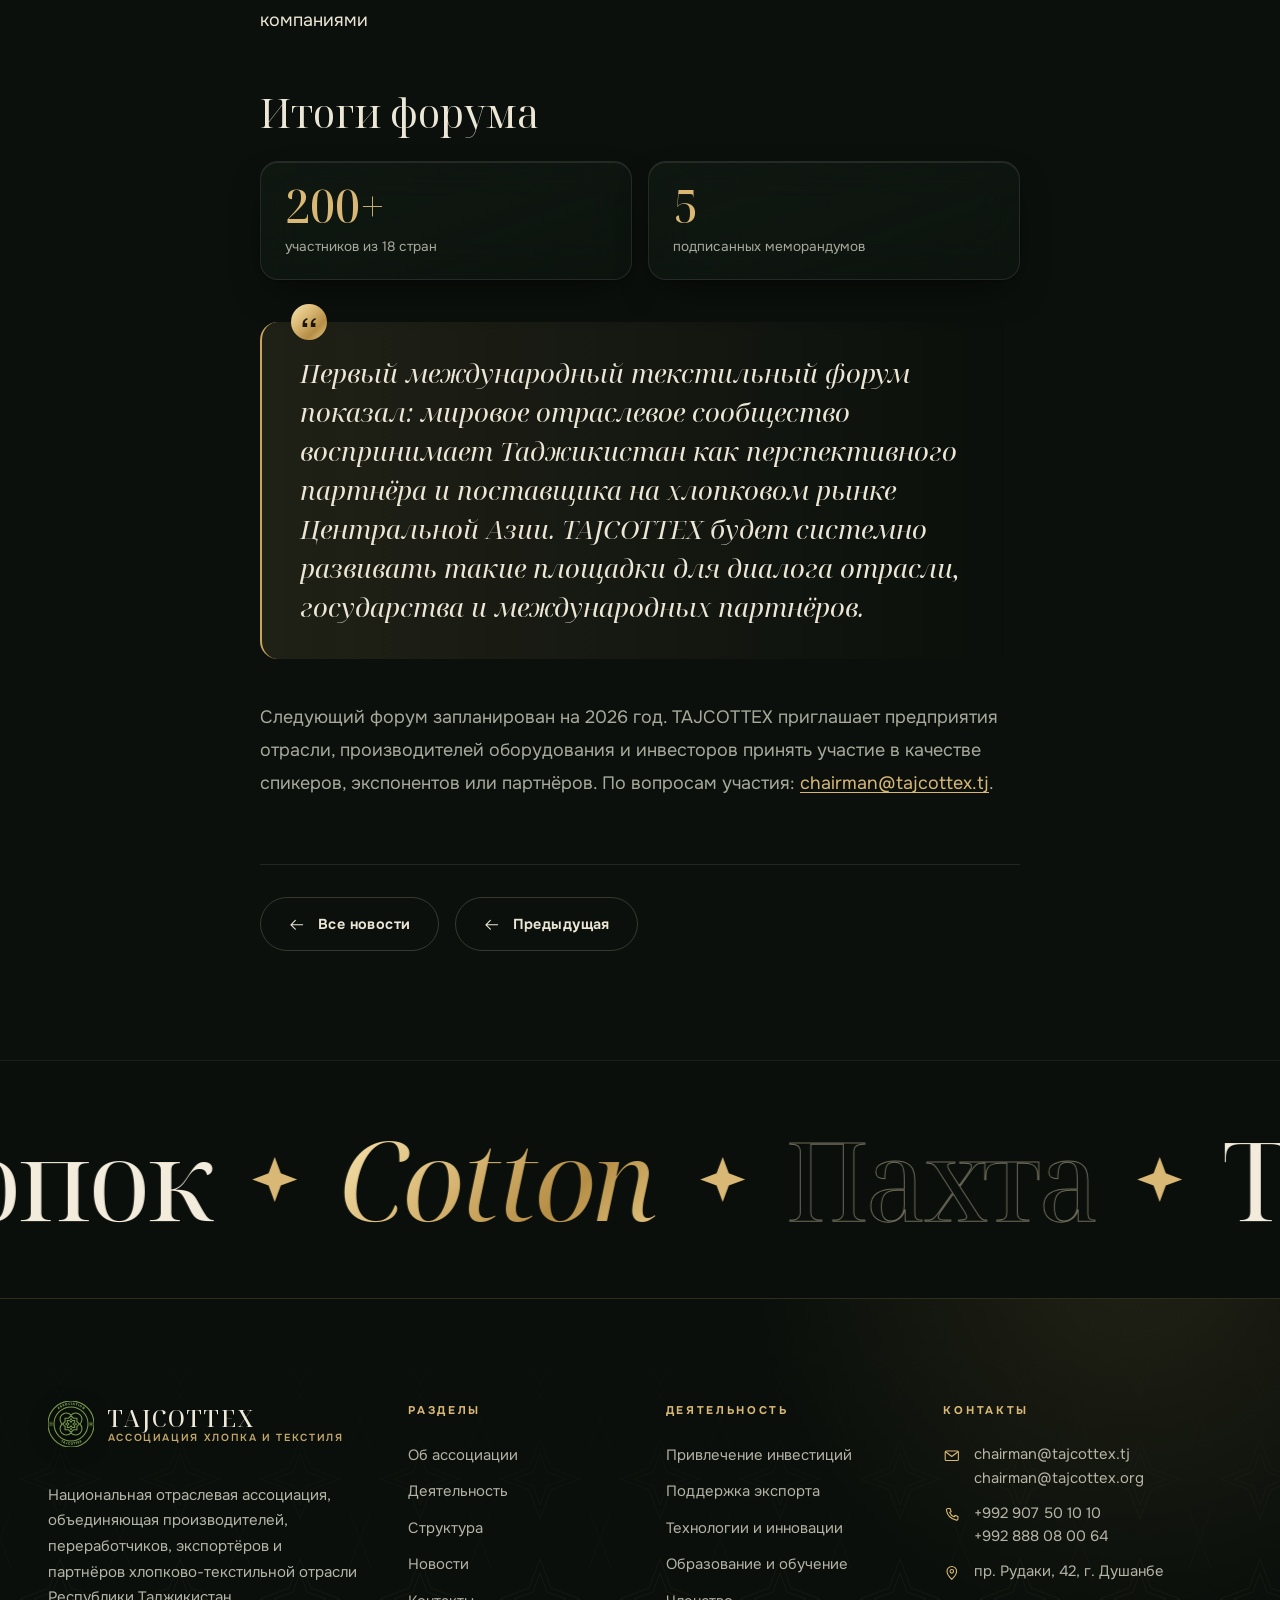
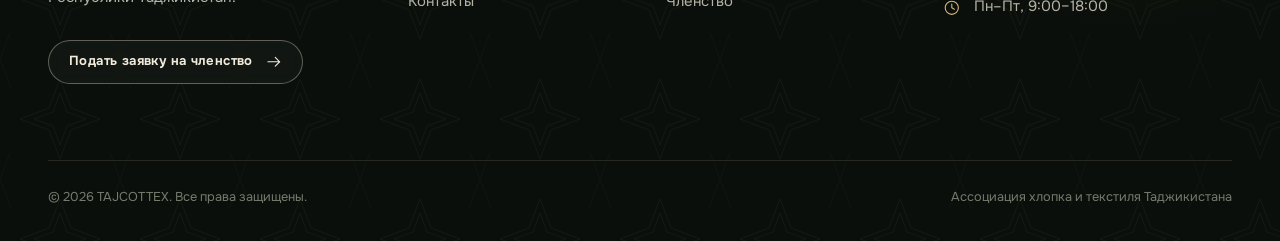
<file: news/article-2.html>
<!DOCTYPE html>
<html lang="ru" data-l="ru" data-theme="dark" data-title-ru="Международный текстильный форум 2025 — TAJCOTTEX" data-title-en="International Textile Forum 2025 — TAJCOTTEX" data-title-tj="Форуми байналмилалии нассоҷӣ 2025 — TAJCOTTEX">
<head>
<meta charset="UTF-8">
<meta name="viewport" content="width=device-width, initial-scale=1">
<title>Международный текстильный форум 2025 — TAJCOTTEX</title>
<meta name="description" content="I Международный текстильный форум в Душанбе, 2025: более 200 участников из 18 стран, 5 меморандумов о сотрудничестве.">
<meta name="theme-color" content="#0b100c">
<meta property="og:type" content="website">
<meta property="og:site_name" content="TAJCOTTEX">
<meta property="og:title" content="Международный текстильный форум 2025 — TAJCOTTEX">
<meta property="og:description" content="I Международный текстильный форум в Душанбе, 2025: более 200 участников из 18 стран, 5 меморандумов о сотрудничестве.">
<link rel="icon" href="../source/logo.svg" type="image/svg+xml">
<link rel="preload" href="../fonts/noto-serif-display-cyrillic-400-normal.woff2" as="font" type="font/woff2" crossorigin>
<link rel="preload" href="../fonts/onest-cyrillic-wght-normal.woff2" as="font" type="font/woff2" crossorigin>
<link rel="stylesheet" href="../css/site.css">
<script>(function(h){try{h.setAttribute('data-theme','dark');var s=localStorage.getItem('tajcottex_theme');if(s==='dark'||s==='light')h.setAttribute('data-theme',s)}catch(e){}try{var m=document.cookie.match(/(?:^|; )tajcottex_lang=(ru|en|tj)(?:;|$)/);if(m){h.setAttribute('data-l',m[1]);h.lang=m[1]==='tj'?'tg':m[1]}}catch(e){}h.classList.add('js')})(document.documentElement)</script>
</head>
<body class="">
<a class="skip" href="#main"><span data-lang="ru">Перейти к содержанию</span><span data-lang="en">Skip to content</span><span data-lang="tj">Гузаштан ба мундариҷа</span></a>
<div class="progress" aria-hidden="true"><span data-progress></span></div>
<header class="nav" data-nav>
  <div class="nav__in wrap">
    <a class="brand" href="../index.html" aria-label="TAJCOTTEX"><img class="brand__mark" src="../source/logo.svg" alt="" width="46" height="46"><span class="brand__text"><b>TAJCOTTEX</b><small><span data-lang="ru">Ассоциация хлопка и текстиля</span><span data-lang="en">Cotton &amp; Textile Association</span><span data-lang="tj">Ассотсиатсияи пахта ва нассоҷӣ</span></small></span></a>
    <nav class="menu" aria-label="Main"><a href="../index.html"><span data-lang="ru">Главная</span><span data-lang="en">Home</span><span data-lang="tj">Асосӣ</span></a><a href="../about.html"><span data-lang="ru">Об ассоциации</span><span data-lang="en">About</span><span data-lang="tj">Дар бораи мо</span></a><a href="../activities.html"><span data-lang="ru">Деятельность</span><span data-lang="en">Activities</span><span data-lang="tj">Фаъолият</span></a><a href="../structure.html"><span data-lang="ru">Структура</span><span data-lang="en">Structure</span><span data-lang="tj">Сохтор</span></a><a href="../news.html" aria-current="page"><span data-lang="ru">Новости</span><span data-lang="en">News</span><span data-lang="tj">Хабарҳо</span></a><a href="../contact.html"><span data-lang="ru">Контакты</span><span data-lang="en">Contact</span><span data-lang="tj">Тамос</span></a></nav>
    <div class="nav__tools">
      <div class="langs" role="group" aria-label="Language / Язык / Забон"><button type="button" data-lang-btn="ru" lang="ru" aria-label="Русский">RU</button><button type="button" data-lang-btn="en" lang="en" aria-label="English">EN</button><button type="button" data-lang-btn="tj" lang="tg" aria-label="Тоҷикӣ">TJ</button></div>
      <button type="button" class="theme-btn" data-theme-toggle aria-label="Theme"><svg class="ic ic--sun" width="24" height="24" viewBox="0 0 24 24" fill="none" stroke="currentColor" stroke-width="1.5" stroke-linecap="round" stroke-linejoin="round" aria-hidden="true" focusable="false"><circle cx="12" cy="12" r="4.2"/><path d="M12 2.5v2.2M12 19.3v2.2M2.5 12h2.2M19.3 12h2.2M5.3 5.3l1.6 1.6M17.1 17.1l1.6 1.6M5.3 18.7l1.6-1.6M17.1 6.9l1.6-1.6"/></svg><svg class="ic ic--moon" width="24" height="24" viewBox="0 0 24 24" fill="none" stroke="currentColor" stroke-width="1.5" stroke-linecap="round" stroke-linejoin="round" aria-hidden="true" focusable="false"><path d="M20.5 14.2A8.5 8.5 0 0 1 9.8 3.5a8.5 8.5 0 1 0 10.7 10.7z"/></svg></button>
      <button type="button" class="burger" data-burger aria-expanded="false" aria-controls="drawer" aria-label="Menu"><span></span><span></span></button>
    </div>
  </div>
</header>
<div class="drawer" id="drawer" data-drawer hidden>
  <nav class="drawer__links" aria-label="Mobile"><a href="../index.html"><span data-lang="ru">Главная</span><span data-lang="en">Home</span><span data-lang="tj">Асосӣ</span></a><a href="../about.html"><span data-lang="ru">Об ассоциации</span><span data-lang="en">About</span><span data-lang="tj">Дар бораи мо</span></a><a href="../activities.html"><span data-lang="ru">Деятельность</span><span data-lang="en">Activities</span><span data-lang="tj">Фаъолият</span></a><a href="../structure.html"><span data-lang="ru">Структура</span><span data-lang="en">Structure</span><span data-lang="tj">Сохтор</span></a><a href="../news.html" aria-current="page"><span data-lang="ru">Новости</span><span data-lang="en">News</span><span data-lang="tj">Хабарҳо</span></a><a href="../contact.html"><span data-lang="ru">Контакты</span><span data-lang="en">Contact</span><span data-lang="tj">Тамос</span></a></nav>
  <div class="drawer__foot"><div class="langs" role="group" aria-label="Language / Язык / Забон"><button type="button" data-lang-btn="ru" lang="ru" aria-label="Русский">RU</button><button type="button" data-lang-btn="en" lang="en" aria-label="English">EN</button><button type="button" data-lang-btn="tj" lang="tg" aria-label="Тоҷикӣ">TJ</button></div><a href="mailto:chairman@tajcottex.tj">chairman@tajcottex.tj</a></div>
</div>
<main id="main">
<div class="scene" data-scene="globe,fabric,yarn,cotton">
  <div class="scene__layer" aria-hidden="true"><canvas class="scene-canvas"></canvas></div>
<section class="phero stage" data-dust="45" data-stage="0">
  <div class="phero__veil" aria-hidden="true"></div>
  
  <div class="wrap phero__in">
    <ol class="crumbs" aria-label="Breadcrumb"><li><a href="../index.html"><span data-lang="ru">Главная</span><span data-lang="en">Home</span><span data-lang="tj">Асосӣ</span></a></li><li><a href="../news.html"><span data-lang="ru">Новости</span><span data-lang="en">News</span><span data-lang="tj">Хабарҳо</span></a></li><li aria-current="page"><span data-lang="ru">Форум 2025</span><span data-lang="en">Forum 2025</span><span data-lang="tj">Форум 2025</span></li></ol>
    <p class="phero__meta"><span class="tag tag--light"><span data-lang="ru">Форум</span><span data-lang="en">Forum</span><span data-lang="tj">Форум</span></span><time datetime="2025-06"><span data-lang="ru">Июнь 2025</span><span data-lang="en">June 2025</span><span data-lang="tj">Июни 2025</span></time></p>
    <h1 class="phero__title"><span data-lang="ru">I Международный текстильный форум в Таджикистане — итоги и перспективы</span><span data-lang="en">First International Textile Forum in Tajikistan — outcomes and prospects</span><span data-lang="tj">Аввалин Форуми байналмилалии нассоҷӣ дар Тоҷикистон — натиҷаҳо ва дурнамо</span></h1>
    <p class="phero__lead"><span data-lang="ru">Более 200 участников из 18 стран, пять подписанных меморандумов и новый импульс для отрасли.</span><span data-lang="en">Over 200 participants from 18 countries, five memoranda signed and new momentum for the industry.</span><span data-lang="tj">Зиёда аз 200 иштирокчӣ аз 18 кишвар, панҷ ёддошти имзошуда ва такони нав барои соҳа.</span></p>
    
  </div>
  <div class="phero__fade" aria-hidden="true"></div>
</section>
<article class="section article">
  <div class="wrap wrap--read">
    <p data-lang="ru" class="lede">В июне 2025 года в Душанбе состоялся <strong>I Международный текстильный форум Таджикистана</strong> — крупнейшее отраслевое событие в истории страны. TAJCOTTEX выступил соорганизатором мероприятия совместно с Министерством промышленности и новых технологий Республики Таджикистан.</p><p data-lang="en" class="lede">In June 2025, Dushanbe hosted the <strong>First International Textile Forum of Tajikistan</strong> — the largest industry event in the country’s history. TAJCOTTEX co-organised the forum together with the Ministry of Industry and New Technologies of the Republic of Tajikistan.</p><p data-lang="tj" class="lede">Моҳи июни соли 2025 дар Душанбе <strong>Аввалин Форуми байналмилалии нассоҷии Тоҷикистон</strong> — бузургтарин чорабинии соҳавӣ дар таърихи кишвар баргузор гардид. TAJCOTTEX ҳамроҳ бо Вазорати саноат ва технологияҳои нави Ҷумҳурии Тоҷикистон ҳамташкилкунандаи чорабинӣ буд.</p>
<h2><span data-lang="ru">Участники и программа</span><span data-lang="en">Participants and programme</span><span data-lang="tj">Иштирокчиён ва барнома</span></h2>
<p data-lang="ru">Форум собрал более <strong>200 участников</strong> из 18 стран, в том числе ведущих производителей текстильного оборудования из Германии, Швейцарии, Италии, Японии и Китая. В программе:</p><p data-lang="en">The forum brought together more than <strong>200 participants</strong> from 18 countries, including leading textile equipment manufacturers from Germany, Switzerland, Italy, Japan and China. The programme included:</p><p data-lang="tj">Форум зиёда аз <strong>200 иштирокчӣ</strong>-ро аз 18 кишвар, аз ҷумла истеҳсолкунандагони пешбари таҷҳизоти нассоҷӣ аз Олмон, Швейтсария, Италия, Ҷопон ва Чинро ҷамъ овард. Барнома иборат буд аз:</p>
<ul class="ticks">
  <li><span data-lang="ru">Пленарные сессии о стратегических перспективах текстильной отрасли Центральной Азии</span><span data-lang="en">Plenary sessions on the strategic outlook of Central Asia’s textile industry</span><span data-lang="tj">Ҷаласаҳои пленарӣ оид ба дурнамои стратегии соҳаи нассоҷии Осиёи Марказӣ</span></li>
  <li><span data-lang="ru">Технические семинары по современным технологиям прядения, ткачества и отделки</span><span data-lang="en">Technical workshops on modern spinning, weaving and finishing</span><span data-lang="tj">Семинарҳои техникӣ оид ба технологияҳои муосири ресандагӣ, бофандагӣ ва коркарди ниҳоӣ</span></li>
  <li><span data-lang="ru">B2B-встречи таджикских производителей с международными партнёрами</span><span data-lang="en">B2B meetings between Tajik producers and international partners</span><span data-lang="tj">Вохӯриҳои B2B-и истеҳсолкунандагони тоҷик бо шарикони байналмилалӣ</span></li>
  <li><span data-lang="ru">Подписание меморандумов о сотрудничестве с пятью международными компаниями</span><span data-lang="en">Signing of cooperation memoranda with five international companies</span><span data-lang="tj">Имзои ёддоштҳои ҳамкорӣ бо панҷ ширкати байналмилалӣ</span></li>
</ul>
<h2><span data-lang="ru">Итоги форума</span><span data-lang="en">Outcomes</span><span data-lang="tj">Натиҷаҳои форум</span></h2>
<div class="astats"><div class="astat rv" style="--d:0.00s"><b>200+</b><span><span data-lang="ru">участников из 18 стран</span><span data-lang="en">participants from 18 countries</span><span data-lang="tj">иштирокчӣ аз 18 кишвар</span></span></div><div class="astat rv" style="--d:0.08s"><b>5</b><span><span data-lang="ru">подписанных меморандумов</span><span data-lang="en">memoranda signed</span><span data-lang="tj">ёддошти имзошуда</span></span></div></div>
<blockquote class="quote"><svg class="ic quote__ic" width="24" height="24" viewBox="0 0 24 24" fill="none" stroke="currentColor" stroke-width="1.5" stroke-linecap="round" stroke-linejoin="round" aria-hidden="true" focusable="false"><path d="M10 7.5C6.5 8.5 5 11 5 14v3.5h5V13H7.4c.2-2 1.2-3.2 3.1-3.8zM19 7.5c-3.5 1-5 3.5-5 6.5v3.5h5V13h-2.6c.2-2 1.2-3.2 3.1-3.8z"/></svg><p data-lang="ru">Первый международный текстильный форум показал: мировое отраслевое сообщество воспринимает Таджикистан как перспективного партнёра и поставщика на хлопковом рынке Центральной Азии. TAJCOTTEX будет системно развивать такие площадки для диалога отрасли, государства и международных партнёров.</p><p data-lang="en">The first international textile forum showed that the global industry sees Tajikistan as a promising partner and supplier on Central Asia’s cotton market. TAJCOTTEX will keep developing such platforms for dialogue between industry, government and international partners.</p><p data-lang="tj">Аввалин форуми байналмилалии нассоҷӣ нишон дод, ки ҷомеаи ҷаҳонии соҳа Тоҷикистонро ҳамчун шарик ва таъминкунандаи ояндадор дар бозори пахтаи Осиёи Марказӣ мешиносад. TAJCOTTEX чунин майдонҳоро барои муколамаи соҳа, давлат ва шарикони байналмилалӣ пайваста рушд медиҳад.</p></blockquote>
<p data-lang="ru">Следующий форум запланирован на 2026 год. TAJCOTTEX приглашает предприятия отрасли, производителей оборудования и инвесторов принять участие в качестве спикеров, экспонентов или партнёров. По вопросам участия: <a href='mailto:chairman@tajcottex.tj'>chairman@tajcottex.tj</a>.</p><p data-lang="en">The next forum is planned for 2026. TAJCOTTEX invites industry enterprises, equipment manufacturers and investors to take part as speakers, exhibitors or partners. Participation enquiries: <a href='mailto:chairman@tajcottex.tj'>chairman@tajcottex.tj</a>.</p><p data-lang="tj">Форуми навбатӣ барои соли 2026 ба нақша гирифта шудааст. TAJCOTTEX корхонаҳои соҳа, истеҳсолкунандагони таҷҳизот ва сармоягузоронро даъват менамояд, ки ҳамчун маърӯзачӣ, намоишгар ё шарик иштирок кунанд. Барои иштирок: <a href='mailto:chairman@tajcottex.tj'>chairman@tajcottex.tj</a>.</p>
    <nav class="article__nav" aria-label="Articles"><a class="btn btn--line-ink" href="../news.html"><svg class="ic btn__ic" width="24" height="24" viewBox="0 0 24 24" fill="none" stroke="currentColor" stroke-width="1.5" stroke-linecap="round" stroke-linejoin="round" aria-hidden="true" focusable="false"><path d="M20 12H4M10 6l-6 6 6 6"/></svg><span class="btn__label"><span data-lang="ru">Все новости</span><span data-lang="en">All news</span><span data-lang="tj">Ҳамаи хабарҳо</span></span></a><a class="btn btn--line-ink" href="article-1.html"><svg class="ic btn__ic" width="24" height="24" viewBox="0 0 24 24" fill="none" stroke="currentColor" stroke-width="1.5" stroke-linecap="round" stroke-linejoin="round" aria-hidden="true" focusable="false"><path d="M20 12H4M10 6l-6 6 6 6"/></svg><span class="btn__label"><span data-lang="ru">Предыдущая</span><span data-lang="en">Previous</span><span data-lang="tj">Қаблӣ</span></span></a></nav>
  </div>
</article>
</div>
</main>
<footer class="footer stage" role="contentinfo">
  <div class="footer__glow" aria-hidden="true"></div>
  <div class="wrap">
    <div class="footer__top">
      <div class="footer__brand">
        <a class="brand" href="../index.html" aria-label="TAJCOTTEX"><img class="brand__mark" src="../source/logo.svg" alt="" width="46" height="46"><span class="brand__text"><b>TAJCOTTEX</b><small><span data-lang="ru">Ассоциация хлопка и текстиля</span><span data-lang="en">Cotton &amp; Textile Association</span><span data-lang="tj">Ассотсиатсияи пахта ва нассоҷӣ</span></small></span></a>
        <p><span data-lang="ru">Национальная отраслевая ассоциация, объединяющая производителей, переработчиков, экспортёров и партнёров хлопково-текстильной отрасли Республики Таджикистан.</span><span data-lang="en">The national industry association uniting producers, processors, exporters and partners of the cotton and textile sector of the Republic of Tajikistan.</span><span data-lang="tj">Ассотсиатсияи миллии соҳавӣ, ки истеҳсолкунандагон, коркардкунандагон, содиркунандагон ва шарикони соҳаи пахта ва нассоҷии Ҷумҳурии Тоҷикистонро муттаҳид мекунад.</span></p>
        <a class="btn btn--line btn--sm" href="../contact.html"><span class="btn__label"><span data-lang="ru">Подать заявку на членство</span><span data-lang="en">Apply for membership</span><span data-lang="tj">Аризаи узвият</span></span><svg class="ic btn__ic" width="24" height="24" viewBox="0 0 24 24" fill="none" stroke="currentColor" stroke-width="1.5" stroke-linecap="round" stroke-linejoin="round" aria-hidden="true" focusable="false"><path d="M4 12h16M14 6l6 6-6 6"/></svg></a>
      </div>
      <div class="footer__col">
        <h2 class="footer__h"><span data-lang="ru">Разделы</span><span data-lang="en">Sections</span><span data-lang="tj">Бахшҳо</span></h2>
        <ul><li><a href="../about.html"><span data-lang="ru">Об ассоциации</span><span data-lang="en">About</span><span data-lang="tj">Дар бораи мо</span></a></li><li><a href="../activities.html"><span data-lang="ru">Деятельность</span><span data-lang="en">Activities</span><span data-lang="tj">Фаъолият</span></a></li><li><a href="../structure.html"><span data-lang="ru">Структура</span><span data-lang="en">Structure</span><span data-lang="tj">Сохтор</span></a></li><li><a href="../news.html"><span data-lang="ru">Новости</span><span data-lang="en">News</span><span data-lang="tj">Хабарҳо</span></a></li><li><a href="../contact.html"><span data-lang="ru">Контакты</span><span data-lang="en">Contact</span><span data-lang="tj">Тамос</span></a></li></ul>
      </div>
      <div class="footer__col">
        <h2 class="footer__h"><span data-lang="ru">Деятельность</span><span data-lang="en">Activities</span><span data-lang="tj">Фаъолият</span></h2>
        <ul><li><a href="../activities.html"><span data-lang="ru">Привлечение инвестиций</span><span data-lang="en">Investment attraction</span><span data-lang="tj">Ҷалби сармоягузорӣ</span></a></li><li><a href="../activities.html"><span data-lang="ru">Поддержка экспорта</span><span data-lang="en">Export support</span><span data-lang="tj">Дастгирии содирот</span></a></li><li><a href="../activities.html"><span data-lang="ru">Технологии и инновации</span><span data-lang="en">Technology &amp; innovation</span><span data-lang="tj">Технология ва навоварӣ</span></a></li><li><a href="../activities.html"><span data-lang="ru">Образование и обучение</span><span data-lang="en">Education &amp; training</span><span data-lang="tj">Таълим ва омӯзиш</span></a></li><li><a href="../activities.html"><span data-lang="ru">Членство</span><span data-lang="en">Membership</span><span data-lang="tj">Узвият</span></a></li></ul>
      </div>
      <div class="footer__col footer__contact">
        <h2 class="footer__h"><span data-lang="ru">Контакты</span><span data-lang="en">Contact</span><span data-lang="tj">Тамос</span></h2>
        <ul>
          <li><svg class="ic" width="24" height="24" viewBox="0 0 24 24" fill="none" stroke="currentColor" stroke-width="1.5" stroke-linecap="round" stroke-linejoin="round" aria-hidden="true" focusable="false"><rect x="3" y="5.5" width="18" height="13" rx="1.5"/><path d="M3.5 6.5l8.5 6.5 8.5-6.5"/></svg><span><a href="mailto:chairman@tajcottex.tj">chairman@tajcottex.tj</a><br><a href="mailto:chairman@tajcottex.org">chairman@tajcottex.org</a></span></li>
          <li><svg class="ic" width="24" height="24" viewBox="0 0 24 24" fill="none" stroke="currentColor" stroke-width="1.5" stroke-linecap="round" stroke-linejoin="round" aria-hidden="true" focusable="false"><path d="M6.6 3.5h3l1.5 4-2 1.3a11 11 0 0 0 6 6l1.3-2 4 1.5v3a2 2 0 0 1-2.2 2A17 17 0 0 1 4.6 5.7a2 2 0 0 1 2-2.2z"/></svg><span><a href="tel:+992907501010">+992 907 50 10 10</a><br><a href="tel:+992888080064">+992 888 08 00 64</a></span></li>
          <li><svg class="ic" width="24" height="24" viewBox="0 0 24 24" fill="none" stroke="currentColor" stroke-width="1.5" stroke-linecap="round" stroke-linejoin="round" aria-hidden="true" focusable="false"><path d="M12 21s-6.5-6-6.5-11a6.5 6.5 0 0 1 13 0c0 5-6.5 11-6.5 11z"/><circle cx="12" cy="10" r="2.4"/></svg><span><span data-lang="ru">пр. Рудаки, 42, г.&nbsp;Душанбе</span><span data-lang="en">42 Rudaki Avenue, Dushanbe</span><span data-lang="tj">хиёбони Рӯдакӣ, 42, ш.&nbsp;Душанбе</span></span></li>
          <li><svg class="ic" width="24" height="24" viewBox="0 0 24 24" fill="none" stroke="currentColor" stroke-width="1.5" stroke-linecap="round" stroke-linejoin="round" aria-hidden="true" focusable="false"><circle cx="12" cy="12" r="9"/><path d="M12 7v5l3.5 2"/></svg><span><span data-lang="ru">Пн–Пт, 9:00–18:00</span><span data-lang="en">Mon–Fri, 9:00–18:00</span><span data-lang="tj">Дш–Ҷм, 9:00–18:00</span></span></li>
        </ul>
      </div>
    </div>
    <div class="footer__bottom">
      <span>© <span data-year>2026</span> TAJCOTTEX. <span data-lang="ru">Все права защищены.</span><span data-lang="en">All rights reserved.</span><span data-lang="tj">Ҳамаи ҳуқуқҳо ҳифз шудаанд.</span></span>
      <span><span data-lang="ru">Ассоциация хлопка и текстиля Таджикистана</span><span data-lang="en">Cotton &amp; Textile Association of Tajikistan</span><span data-lang="tj">Ассотсиатсияи пахта ва нассоҷии Тоҷикистон</span></span>
    </div>
  </div>
</footer>
<script src="../js/vendor/three.min.js" defer></script>
<script src="../js/scene3d.js" defer></script>
<script src="../js/site.js" defer></script>
</body>
</html>
</file>
<file: css/site.css>
/* =========================================================
   TAJCOTTEX — site stylesheet
   Deep forest ink · ivory · gold. Noto Serif Display + Onest.
   Sections marked .stage are always dark (hero, headers, footer).
   ========================================================= */

/* ---------- fonts (self-hosted, OFL; cyrillic-ext covers the Tajik letters ҳ ӣ ҷ ӯ қ ғ) ---------- */
@font-face { font-family: "Noto Serif Display"; font-style: normal; font-weight: 400; font-display: swap; src: url("../fonts/noto-serif-display-latin-400-normal.woff2") format("woff2"); unicode-range: U+0000-00FF, U+0131, U+0152-0153, U+02BB-02BC, U+02C6, U+02DA, U+02DC, U+0304, U+0308, U+0329, U+2000-206F, U+20AC, U+2122, U+2191, U+2193, U+2212, U+2215, U+FEFF, U+FFFD; }
@font-face { font-family: "Noto Serif Display"; font-style: normal; font-weight: 400; font-display: swap; src: url("../fonts/noto-serif-display-cyrillic-400-normal.woff2") format("woff2"); unicode-range: U+0301, U+0400-045F, U+0490-0491, U+04B0-04B1, U+2116; }
@font-face { font-family: "Noto Serif Display"; font-style: normal; font-weight: 400; font-display: swap; src: url("../fonts/noto-serif-display-cyrillic-ext-400-normal.woff2") format("woff2"); unicode-range: U+0460-052F, U+1C80-1C8A, U+20B4, U+2DE0-2DFF, U+A640-A69F, U+FE2E-FE2F; }
@font-face { font-family: "Noto Serif Display"; font-style: italic; font-weight: 400; font-display: swap; src: url("../fonts/noto-serif-display-latin-400-italic.woff2") format("woff2"); unicode-range: U+0000-00FF, U+0131, U+0152-0153, U+02BB-02BC, U+02C6, U+02DA, U+02DC, U+0304, U+0308, U+0329, U+2000-206F, U+20AC, U+2122, U+2191, U+2193, U+2212, U+2215, U+FEFF, U+FFFD; }
@font-face { font-family: "Noto Serif Display"; font-style: italic; font-weight: 400; font-display: swap; src: url("../fonts/noto-serif-display-cyrillic-400-italic.woff2") format("woff2"); unicode-range: U+0301, U+0400-045F, U+0490-0491, U+04B0-04B1, U+2116; }
@font-face { font-family: "Noto Serif Display"; font-style: italic; font-weight: 400; font-display: swap; src: url("../fonts/noto-serif-display-cyrillic-ext-400-italic.woff2") format("woff2"); unicode-range: U+0460-052F, U+1C80-1C8A, U+20B4, U+2DE0-2DFF, U+A640-A69F, U+FE2E-FE2F; }
@font-face { font-family: "Noto Serif Display"; font-style: normal; font-weight: 500; font-display: swap; src: url("../fonts/noto-serif-display-latin-500-normal.woff2") format("woff2"); unicode-range: U+0000-00FF, U+0131, U+0152-0153, U+02BB-02BC, U+02C6, U+02DA, U+02DC, U+0304, U+0308, U+0329, U+2000-206F, U+20AC, U+2122, U+2191, U+2193, U+2212, U+2215, U+FEFF, U+FFFD; }
@font-face { font-family: "Noto Serif Display"; font-style: normal; font-weight: 500; font-display: swap; src: url("../fonts/noto-serif-display-cyrillic-500-normal.woff2") format("woff2"); unicode-range: U+0301, U+0400-045F, U+0490-0491, U+04B0-04B1, U+2116; }
@font-face { font-family: "Noto Serif Display"; font-style: normal; font-weight: 500; font-display: swap; src: url("../fonts/noto-serif-display-cyrillic-ext-500-normal.woff2") format("woff2"); unicode-range: U+0460-052F, U+1C80-1C8A, U+20B4, U+2DE0-2DFF, U+A640-A69F, U+FE2E-FE2F; }
@font-face { font-family: "Onest"; font-style: normal; font-weight: 100 900; font-display: swap; src: url("../fonts/onest-latin-wght-normal.woff2") format("woff2-variations"); unicode-range: U+0000-00FF, U+0131, U+0152-0153, U+02BB-02BC, U+02C6, U+02DA, U+02DC, U+0304, U+0308, U+0329, U+2000-206F, U+20AC, U+2122, U+2191, U+2193, U+2212, U+2215, U+FEFF, U+FFFD; }
@font-face { font-family: "Onest"; font-style: normal; font-weight: 100 900; font-display: swap; src: url("../fonts/onest-cyrillic-wght-normal.woff2") format("woff2-variations"); unicode-range: U+0301, U+0400-045F, U+0490-0491, U+04B0-04B1, U+2116; }
@font-face { font-family: "Onest"; font-style: normal; font-weight: 100 900; font-display: swap; src: url("../fonts/onest-cyrillic-ext-wght-normal.woff2") format("woff2-variations"); unicode-range: U+0460-052F, U+1C80-1C8A, U+20B4, U+2DE0-2DFF, U+A640-A69F, U+FE2E-FE2F; }

/* ---------- tokens ---------- */
:root {
  --f-display: "Noto Serif Display", Georgia, "Times New Roman", serif;
  --f-body: "Onest", "Segoe UI", system-ui, -apple-system, Roboto, Arial, sans-serif;

  --wrap: 1280px;
  --gutter: clamp(1rem, 4vw, 3rem);
  --nav-h: 84px;
  --r-sm: 10px;
  --r: 18px;
  --r-lg: 26px;
  --ease: cubic-bezier(.16, 1, .3, 1);
  --ease-soft: cubic-bezier(.2, .8, .2, 1);

  /* brand constants (theme independent) */
  --gold-100: #f6e7bd;
  --gold-200: #ecd49a;
  --gold-300: #d9b875;
  --gold-400: #c9a45c;
  --gold-500: #a9843f;
  --gold-600: #86652b;
  --ink-900: #070b08;
  --ink-800: #0a0f0b;
  --ink-700: #0f1611;
  --ink-600: #151e17;
  --ivory: #f3ecdc;
  --gold-grad: linear-gradient(135deg, #f7e4b0 0%, #d9b875 38%, #b58d45 70%, #e6c985 100%);

  /* light theme (paper) */
  --bg: #f5f0e5;
  --bg-2: #ece5d6;
  --surface: #fbf8f1;
  --surface-2: #ffffff;
  --line: rgba(33, 36, 24, .13);
  --line-strong: rgba(33, 36, 24, .22);
  --text: #161a12;
  --muted: #555b4d;
  --faint: #8a8d80;
  --accent: #8a6a2c;          /* gold that passes contrast on ivory */
  --accent-soft: rgba(169, 132, 63, .12);
  --green: #1f4a2c;
  --shadow: 0 1px 2px rgba(20, 22, 14, .04), 0 12px 32px -12px rgba(20, 22, 14, .16);
  --shadow-lg: 0 2px 4px rgba(20, 22, 14, .05), 0 40px 80px -30px rgba(20, 22, 14, .35);
  --card-bg: linear-gradient(165deg, #fffdf8, #f7f1e4);
  --gold-text: linear-gradient(135deg, #c29a52 0%, #8a6a2c 60%, #a9843f 100%);
  color-scheme: light;
}

[data-theme="dark"] {
  --bg: #0b100c;
  --bg-2: #0e1510;
  --surface: #121a14;
  --surface-2: #162018;
  --line: rgba(236, 222, 186, .11);
  --line-strong: rgba(236, 222, 186, .2);
  --text: #ece6d6;
  --muted: #a7aa9b;
  --faint: #6f7468;
  --accent: #d9b875;
  --accent-soft: rgba(217, 184, 117, .1);
  --green: #7fae7a;
  --shadow: 0 1px 2px rgba(0, 0, 0, .3), 0 16px 40px -16px rgba(0, 0, 0, .7);
  --shadow-lg: 0 2px 4px rgba(0, 0, 0, .3), 0 40px 90px -30px rgba(0, 0, 0, .85);
  --card-bg: linear-gradient(165deg, rgba(255, 255, 255, .05), rgba(255, 255, 255, .015));
  --gold-text: var(--gold-grad);
  color-scheme: dark;
}

/* always-dark regions */
.stage {
  --bg: var(--ink-800);
  --bg-2: var(--ink-700);
  --surface: #111a13;
  --line: rgba(236, 222, 186, .12);
  --line-strong: rgba(236, 222, 186, .22);
  --text: #efe9da;
  --muted: #b3b5a6;
  --faint: #767b6d;
  --accent: #d9b875;
  --accent-soft: rgba(217, 184, 117, .1);
  --card-bg: linear-gradient(165deg, rgba(255, 255, 255, .06), rgba(255, 255, 255, .015));
  --shadow: 0 1px 2px rgba(0, 0, 0, .3), 0 18px 44px -18px rgba(0, 0, 0, .8);
  --gold-text: var(--gold-grad);
  color: var(--text);
  background-color: var(--bg);
  color-scheme: dark;
}

/* ---------- base ---------- */
*, *::before, *::after { box-sizing: border-box; }
html { -webkit-text-size-adjust: 100%; text-size-adjust: 100%; scroll-behavior: smooth; scroll-padding-top: calc(var(--nav-h) + 12px); }
@media (prefers-reduced-motion: reduce) { html { scroll-behavior: auto; } }
body {
  margin: 0;
  font-family: var(--f-body);
  font-size: 1.0625rem;
  line-height: 1.7;
  font-weight: 400;
  color: var(--text);
  background: var(--bg);
  -webkit-font-smoothing: antialiased;
  -moz-osx-font-smoothing: grayscale;
  text-rendering: optimizeLegibility;
  font-synthesis-weight: none;
  overflow-x: hidden;
}
body::after { /* film grain */
  content: "";
  position: fixed;
  inset: 0;
  z-index: 100;
  pointer-events: none;
  opacity: .045;
  background-image: url("data:image/svg+xml,%3Csvg xmlns='http://www.w3.org/2000/svg' width='180' height='180'%3E%3Cfilter id='n'%3E%3CfeTurbulence type='fractalNoise' baseFrequency='.85' numOctaves='3' stitchTiles='stitch'/%3E%3CfeColorMatrix values='0 0 0 0 .5 0 0 0 0 .5 0 0 0 0 .5 0 0 0 1 0'/%3E%3C/filter%3E%3Crect width='100%25' height='100%25' filter='url(%23n)'/%3E%3C/svg%3E");
}
img, svg, canvas { display: block; max-width: 100%; }
img { height: auto; }
a { color: inherit; text-decoration: none; }
p { margin: 0; }
h1, h2, h3, h4 { margin: 0; font-weight: 400; }
ul, ol { margin: 0; padding: 0; list-style: none; }
button, input, select, textarea { font: inherit; color: inherit; }
button { cursor: pointer; background: none; border: 0; padding: 0; }
strong, b { font-weight: 650; }
::selection { background: var(--gold-300); color: var(--ink-800); }
:focus-visible { outline: 2px solid var(--gold-400); outline-offset: 3px; border-radius: 4px; }

/* language switching: CSS shows the active language, set on <html data-l> */
[data-lang] { display: none !important; }
html[data-l="ru"] [data-lang="ru"],
html[data-l="en"] [data-lang="en"],
html[data-l="tj"] [data-lang="tj"] { display: revert !important; }

.sr-only, .hp {
  position: absolute !important; width: 1px; height: 1px; padding: 0; margin: -1px;
  overflow: hidden; clip: rect(0 0 0 0); white-space: nowrap; border: 0;
}
.wrap { width: 100%; max-width: calc(var(--wrap) + 2 * var(--gutter)); margin-inline: auto; padding-inline: var(--gutter); }
.wrap--narrow { max-width: calc(860px + 2 * var(--gutter)); }
.wrap--read { max-width: calc(760px + 2 * var(--gutter)); }
.center { text-align: center; }
.muted { color: var(--muted); }
.ic { width: 1.25em; height: 1.25em; flex: none; }

.skip {
  position: fixed; left: 1rem; top: -100px; z-index: 200;
  padding: .7rem 1.1rem; border-radius: 999px;
  background: var(--gold-300); color: var(--ink-800); font-weight: 600;
}
.skip:focus { top: 1rem; }

/* scroll progress */
.progress { position: fixed; inset: 0 0 auto; height: 2px; z-index: 90; pointer-events: none; }
.progress span { display: block; height: 100%; width: 100%; transform-origin: 0 50%; transform: scaleX(0); background: var(--gold-grad); }

/* ---------- typography blocks ---------- */
.kicker {
  display: inline-flex; align-items: center; gap: .9rem;
  font-size: .72rem; font-weight: 650; letter-spacing: .24em; text-transform: uppercase;
  color: var(--accent);
  margin-bottom: 1.4rem;
}
.kicker::before { content: ""; width: 34px; height: 1px; background: currentColor; opacity: .8; }
.kicker--light { color: var(--gold-300); }
.shead--center .kicker::after { content: ""; width: 34px; height: 1px; background: currentColor; opacity: .8; }

.shead { max-width: 780px; margin-bottom: clamp(2.5rem, 5vw, 4.5rem); }
.shead--center { margin-inline: auto; text-align: center; }
.shead__title {
  font-family: var(--f-display);
  font-weight: 400;
  font-size: clamp(2rem, 1.3rem + 2.4vw, 3.5rem);
  line-height: 1.08;
  letter-spacing: -.018em;
  text-wrap: balance;
}
.shead__title em, .hero__title em, .phero__title em, .cta__title em { font-style: italic; color: var(--gold-300); }
.shead__lead { margin-top: 1.4rem; color: var(--muted); font-size: 1.08rem; max-width: 62ch; }
.shead--center .shead__lead { margin-inline: auto; }
.shead-row { display: flex; justify-content: space-between; align-items: flex-end; gap: 2rem; flex-wrap: wrap; margin-bottom: clamp(2.5rem, 5vw, 4rem); }
.shead-row .shead { margin-bottom: 0; }

.prose { color: var(--muted); font-size: 1.06rem; max-width: 60ch; }
.prose + .prose { margin-top: 1.1rem; }

.link {
  display: inline-flex; align-items: center; gap: .55rem;
  color: var(--accent); font-weight: 600; font-size: .95rem; letter-spacing: .01em;
  padding-bottom: 2px;
  background: linear-gradient(currentColor, currentColor) 0 100% / 0 1px no-repeat;
  transition: background-size .5s var(--ease), gap .4s var(--ease);
}
.link:hover { background-size: 100% 1px; gap: .8rem; }
.link .ic { width: 1.05em; height: 1.05em; }

.ticks { display: grid; gap: .9rem; margin: 2rem 0 2.4rem; }
.ticks li { display: grid; grid-template-columns: auto 1fr; gap: .9rem; align-items: start; color: var(--text); }
.ticks .ic { width: 1.35rem; height: 1.35rem; margin-top: .2rem; padding: .22rem; border-radius: 50%; color: var(--ink-800); background: var(--gold-grad); stroke-width: 2.4; }
.ticks--sm { margin: 1.6rem 0 0; gap: .7rem; font-size: .98rem; }

.tag {
  display: inline-flex; align-items: center;
  padding: .28rem .7rem; border-radius: 999px;
  font-size: .68rem; font-weight: 700; letter-spacing: .14em; text-transform: uppercase;
  color: var(--accent); background: var(--accent-soft); border: 1px solid color-mix(in srgb, var(--accent) 30%, transparent);
}
.tag--light { color: var(--gold-200); background: rgba(217, 184, 117, .12); border-color: rgba(217, 184, 117, .35); }

/* ---------- buttons ---------- */
.btn {
  --h: 54px;
  position: relative; isolation: isolate; overflow: hidden;
  display: inline-flex; align-items: center; justify-content: center; gap: .75rem;
  height: var(--h); padding: 0 1.7rem;
  border-radius: 999px;
  font-size: .9rem; font-weight: 650; letter-spacing: .03em;
  white-space: nowrap;
  transition: transform .5s var(--ease), box-shadow .5s var(--ease), background-color .3s, color .3s, border-color .3s;
}
.btn::after { /* light sweep */
  content: ""; position: absolute; inset: 0; z-index: -1;
  background: linear-gradient(105deg, transparent 30%, rgba(255, 255, 255, .45) 48%, transparent 66%);
  transform: translateX(-120%); transition: transform .9s var(--ease);
}
.btn:hover::after { transform: translateX(120%); }
.btn:hover { transform: translateY(-2px); }
.btn:active { transform: translateY(0); }
.btn__ic { width: 1.1rem; height: 1.1rem; transition: transform .5s var(--ease); }
.btn:hover .btn__ic { transform: translateX(4px); }
.btn--gold {
  color: #1c1608;
  background: var(--gold-grad);
  background-size: 160% 160%;
  box-shadow: 0 1px 0 rgba(255, 255, 255, .5) inset, 0 -2px 0 rgba(0, 0, 0, .12) inset, 0 14px 30px -12px rgba(201, 164, 92, .7);
}
.btn--gold:hover { box-shadow: 0 1px 0 rgba(255, 255, 255, .5) inset, 0 -2px 0 rgba(0, 0, 0, .12) inset, 0 20px 40px -14px rgba(201, 164, 92, .85); }
.btn--line { color: #f3ecdc; border: 1px solid rgba(243, 236, 220, .35); background: rgba(255, 255, 255, .03); -webkit-backdrop-filter: blur(6px); backdrop-filter: blur(6px); }
.btn--line:hover { border-color: var(--gold-300); color: var(--gold-200); }
.btn--line::after { background: linear-gradient(105deg, transparent 30%, rgba(217, 184, 117, .18) 48%, transparent 66%); }
.btn--ink { color: var(--bg); background: var(--text); }
.stage .btn--ink { color: var(--ink-800); background: var(--ivory); }
.btn--line-ink { color: var(--text); border: 1px solid var(--line-strong); }
.btn--line-ink:hover { border-color: var(--accent); color: var(--accent); }
.btn--line-ink::after { background: linear-gradient(105deg, transparent 30%, var(--accent-soft) 48%, transparent 66%); }
.btn--sm { --h: 44px; padding: 0 1.25rem; font-size: .82rem; }
.btn--block { width: 100%; }

/* ---------- medallion (3D gold coin with icon) ---------- */
.medal {
  --s: 68px;
  position: relative; display: inline-grid; place-items: center;
  width: var(--s); height: var(--s); border-radius: 50%; flex: none;
  background:
    radial-gradient(circle at 32% 24%, #fff5d6 0%, #f0d596 16%, #caa55e 42%, #8c6a2e 72%, #5c4417 100%);
  box-shadow:
    inset 0 2px 2px rgba(255, 255, 255, .7),
    inset 0 -5px 10px rgba(60, 40, 5, .5),
    0 2px 3px rgba(0, 0, 0, .25),
    0 18px 30px -12px rgba(150, 110, 40, .7);
  transform: translateZ(34px);
}
.medal__face {
  position: absolute; inset: 14%; border-radius: 50%;
  display: grid; place-items: center;
  color: var(--gold-200);
  background: radial-gradient(circle at 38% 28%, #26332a, #0d130f 72%);
  box-shadow: inset 0 3px 8px rgba(0, 0, 0, .8), 0 0 0 1px rgba(255, 240, 200, .35);
}
.medal__face .ic { width: 50%; height: 50%; stroke-width: 1.5; }
.medal--sm { --s: 54px; }
.medal--xl { --s: 168px; }
.medal--xl .medal__face .ic { stroke-width: 1; }

/* ---------- 3D tilt ---------- */
[data-tilt] {
  --rx: 0deg; --ry: 0deg; --mx: 50%; --my: 50%;
  transform: perspective(1100px) rotateX(var(--rx)) rotateY(var(--ry));
  transform-style: preserve-3d;
  transition: transform .9s var(--ease-soft), box-shadow .6s var(--ease), border-color .4s;
  will-change: transform;
}
[data-tilt].is-tilting { transition: transform .12s linear, box-shadow .6s var(--ease), border-color .4s; }
.card__glare {
  position: absolute; inset: 0; border-radius: inherit; pointer-events: none;
  background: radial-gradient(520px circle at var(--mx) var(--my), rgba(255, 236, 190, .16), transparent 45%);
  opacity: 0; transition: opacity .5s;
}
[data-tilt]:hover .card__glare { opacity: 1; }

/* ---------- reveal ---------- */
html.rv-ready .rv:not(.in) { opacity: 0; translate: 0 38px; scale: .985; }
.rv { transition: opacity 1.1s var(--ease), translate 1.2s var(--ease), scale 1.2s var(--ease), transform .9s var(--ease-soft), box-shadow .6s var(--ease), border-color .4s; transition-delay: var(--d, 0s); }
@media (prefers-reduced-motion: reduce) {
  html.rv-ready .rv:not(.in) { opacity: 1; translate: none; scale: none; }
  [data-tilt] { transform: none !important; }
}

/* =========================================================
   NAVIGATION
   ========================================================= */
.nav {
  position: fixed; inset: 0 0 auto; z-index: 80;
  height: var(--nav-h);
  color: #f3ecdc;
  transition: background-color .5s, box-shadow .5s, height .5s var(--ease), -webkit-backdrop-filter .5s, backdrop-filter .5s;
}
.nav::after { content: ""; position: absolute; inset: auto 0 0; height: 1px; background: linear-gradient(90deg, transparent, rgba(217, 184, 117, .35), transparent); opacity: 0; transition: opacity .5s; }
.nav.is-scrolled { --nav-h: 70px; background: rgba(8, 12, 9, .78); -webkit-backdrop-filter: blur(18px) saturate(1.3); backdrop-filter: blur(18px) saturate(1.3); box-shadow: 0 10px 40px -20px rgba(0, 0, 0, .8); }
.nav.is-scrolled::after { opacity: 1; }
.nav__in { height: 100%; display: flex; align-items: center; gap: 2rem; }

.brand { display: inline-flex; align-items: center; gap: .85rem; flex: none; }
.brand__mark { width: 46px; height: 46px; filter: drop-shadow(0 4px 10px rgba(0, 0, 0, .35)); transition: transform 1.2s var(--ease); }
.brand:hover .brand__mark { transform: rotate(-20deg) scale(1.04); }
.brand__text { display: grid; line-height: 1.15; }
.brand__text b { font-family: var(--f-display); font-size: 1.45rem; font-weight: 600; letter-spacing: .08em; }
.brand__text small { font-size: .64rem; font-weight: 600; letter-spacing: .16em; text-transform: uppercase; color: var(--gold-300); opacity: .9; }

.menu { display: flex; align-items: center; gap: .3rem; margin-left: auto; }
.menu a {
  position: relative; padding: .55rem .85rem;
  font-size: .86rem; font-weight: 550; letter-spacing: .02em;
  color: rgba(243, 236, 220, .78);
  transition: color .3s;
}
.menu a::after {
  content: ""; position: absolute; left: .85rem; right: .85rem; bottom: .25rem; height: 1px;
  background: var(--gold-300); transform: scaleX(0); transform-origin: right; transition: transform .5s var(--ease);
}
.menu a:hover, .menu a[aria-current="page"] { color: #fff8e6; }
.menu a:hover::after, .menu a[aria-current="page"]::after { transform: scaleX(1); transform-origin: left; }

.nav__tools { display: flex; align-items: center; gap: .7rem; }
.langs { display: inline-flex; padding: 3px; border-radius: 999px; border: 1px solid rgba(243, 236, 220, .18); background: rgba(255, 255, 255, .03); }
.langs button {
  min-width: 38px; height: 30px; padding: 0 .55rem; border-radius: 999px;
  font-size: .7rem; font-weight: 700; letter-spacing: .1em; color: rgba(243, 236, 220, .7);
  transition: color .3s, background-color .3s;
}
.langs button:hover { color: #fff; }
.langs button[aria-pressed="true"] { color: #1c1608; background: var(--gold-grad); }
.theme-btn {
  width: 38px; height: 38px; border-radius: 50%; display: grid; place-items: center;
  border: 1px solid rgba(243, 236, 220, .18); color: var(--gold-200);
  transition: border-color .3s, transform .6s var(--ease);
}
.theme-btn:hover { border-color: var(--gold-300); transform: rotate(25deg); }
.theme-btn .ic { width: 18px; height: 18px; }
[data-theme="light"] .ic--sun, [data-theme="dark"] .ic--moon { display: none; }
.burger { display: none; width: 44px; height: 44px; border-radius: 50%; border: 1px solid rgba(243, 236, 220, .2); position: relative; }
.burger span { position: absolute; left: 13px; right: 13px; height: 1.5px; background: #f3ecdc; transition: transform .5s var(--ease), top .5s var(--ease); }
.burger span:first-child { top: 17px; }
.burger span:last-child { top: 25px; }
.burger[aria-expanded="true"] span:first-child { top: 21px; transform: rotate(45deg); }
.burger[aria-expanded="true"] span:last-child { top: 21px; transform: rotate(-45deg); }

.drawer {
  position: fixed; inset: 0; z-index: 70;
  display: flex; flex-direction: column; justify-content: space-between;
  padding: calc(var(--nav-h) + 2rem) var(--gutter) 2rem;
  color: #f3ecdc;
  background: radial-gradient(120% 70% at 100% 0%, rgba(201, 164, 92, .14), transparent 60%), rgba(7, 11, 8, .97);
  -webkit-backdrop-filter: blur(20px); backdrop-filter: blur(20px);
  opacity: 0; visibility: hidden; transition: opacity .5s var(--ease), visibility 0s .5s;
}
.drawer[hidden] { display: none; }
.drawer.is-open { opacity: 1; visibility: visible; transition: opacity .5s var(--ease); }
.drawer__links { display: grid; gap: .2rem; }
.drawer__links a {
  font-family: var(--f-display); font-size: clamp(2rem, 8vw, 3rem); line-height: 1.25;
  opacity: 0; transform: translateY(20px); transition: opacity .6s var(--ease), transform .8s var(--ease), color .3s;
}
.drawer.is-open .drawer__links a { opacity: 1; transform: none; }
.drawer.is-open .drawer__links a:nth-child(2) { transition-delay: .04s; }
.drawer.is-open .drawer__links a:nth-child(3) { transition-delay: .08s; }
.drawer.is-open .drawer__links a:nth-child(4) { transition-delay: .12s; }
.drawer.is-open .drawer__links a:nth-child(5) { transition-delay: .16s; }
.drawer.is-open .drawer__links a:nth-child(6) { transition-delay: .2s; }
.drawer__links a[aria-current="page"] { color: var(--gold-300); font-style: italic; }
.drawer__foot { display: flex; flex-wrap: wrap; align-items: center; justify-content: space-between; gap: 1rem; font-size: .9rem; color: var(--gold-200); }

@media (max-width: 1180px) {
  .menu { display: none; }
  .burger { display: block; }
  .nav__tools { margin-left: auto; }
}
@media (max-width: 560px) {
  :root { --nav-h: 72px; }
  .nav .langs { display: none; }
  .brand__text small { display: none; }
  .brand__mark { width: 40px; height: 40px; }
}

/* =========================================================
   SECTIONS
   ========================================================= */
.section { position: relative; padding-block: clamp(4.5rem, 8.5vw, 7.5rem); background: var(--bg); }
.section--alt { background: var(--bg-2); }
.section--deep {
  overflow: hidden;
  background:
    radial-gradient(60% 50% at 15% 0%, rgba(47, 106, 63, .22), transparent 70%),
    radial-gradient(50% 50% at 90% 100%, rgba(201, 164, 92, .12), transparent 70%),
    var(--ink-800);
}
.deep__grid {
  position: absolute; inset: 0; pointer-events: none; opacity: .5;
  background-image: linear-gradient(rgba(236, 222, 186, .045) 1px, transparent 1px), linear-gradient(90deg, rgba(236, 222, 186, .045) 1px, transparent 1px);
  background-size: 72px 72px;
  -webkit-mask-image: radial-gradient(70% 60% at 50% 40%, #000 20%, transparent 80%);
  mask-image: radial-gradient(70% 60% at 50% 40%, #000 20%, transparent 80%);
  transform: perspective(800px) rotateX(55deg) scale(2.2) translateY(-8%);
  transform-origin: 50% 0;
}
.section--deep > .wrap { position: relative; z-index: 2; }

/* =========================================================
   HOME — HERO + 3D VALUE CHAIN
   ========================================================= */
.scene { position: relative; isolation: isolate; }
.scene__layer { position: absolute; inset: 0; z-index: 1; pointer-events: none; }
/* page content sits above the particle layer; section backgrounds stay below it */
.scene .section > .wrap, .scene .phero__in, .scene .hero__in, .scene .cta__in, .scene .manifesto__in, .scene .cycle__step, .scene .cycle__rail, .scene .article > .wrap, .scene .hero__scroll { position: relative; z-index: 2; }
.story { position: relative; background: var(--ink-800); }
.scene-canvas { position: sticky; top: 0; width: 100%; height: 100vh; height: 100lvh; opacity: 0; transition: opacity 1.6s ease; }
.scene-canvas.is-ready { opacity: 1; }

.hero { position: relative; min-height: 100vh; min-height: 100svh; display: flex; align-items: center; padding: calc(var(--nav-h) + 3rem) 0 7rem; overflow: hidden; }
.hero__img { position: absolute; inset: 0; width: 100%; height: 100%; object-fit: cover; opacity: .42; transform: scale(1.08); animation: heroZoom 18s var(--ease-soft) forwards; }
@keyframes heroZoom { to { transform: scale(1); } }
.hero__veil {
  position: absolute; inset: 0;
  background:
    linear-gradient(90deg, rgba(10, 15, 11, .96) 0%, rgba(10, 15, 11, .82) 38%, rgba(10, 15, 11, .35) 70%, rgba(10, 15, 11, .55) 100%),
    linear-gradient(0deg, var(--ink-800) 0%, transparent 35%),
    radial-gradient(60% 60% at 75% 45%, rgba(201, 164, 92, .10), transparent 70%);
}
.hero__in { position: relative; z-index: 2; }
.hero__kick, .hero__lead, .hero__actions, .hero__facts { max-width: 700px; }
.hero__title { max-width: 900px; }
.hero__title {
  font-family: var(--f-display); font-weight: 400;
  font-size: clamp(2.4rem, 1.2rem + 3.5vw, 5rem);
  line-height: 1.04; letter-spacing: -.02em;
  text-wrap: balance;
  color: #fbf6ea;
}
.hero__title em { display: inline; color: var(--gold-300); }
.hero__title em .w > span, .hero__title.words em { background: linear-gradient(100deg, #f7e4b0, #d9b875 45%, #b58d45 80%); -webkit-background-clip: text; background-clip: text; color: transparent; padding-right: .05em; }
.hero__lead { margin-top: 1.8rem; font-size: 1.12rem; color: rgba(239, 233, 218, .78); max-width: 58ch; }
.hero__actions { display: flex; flex-wrap: wrap; gap: 1rem; margin-top: 2.6rem; }
.hero__facts {
  display: grid; grid-template-columns: repeat(4, auto); justify-content: start; gap: 0;
  margin: 3.6rem 0 0; padding-top: 1.8rem; border-top: 1px solid rgba(236, 222, 186, .16);
}
.hero__facts div { padding: 0 2rem 0 0; margin-right: 2rem; border-right: 1px solid rgba(236, 222, 186, .12); }
.hero__facts div:last-child { border: 0; margin: 0; padding: 0; }
.hero__facts dt { font-family: var(--f-display); font-size: 2.1rem; font-weight: 500; line-height: 1; color: var(--gold-200); }
.hero__facts dd { margin: .45rem 0 0; font-size: .74rem; letter-spacing: .06em; color: rgba(239, 233, 218, .6); max-width: 15ch; line-height: 1.4; }
.hero__scroll {
  position: absolute; z-index: 2; left: 50%; bottom: 2rem; transform: translateX(-50%);
  display: grid; justify-items: center; gap: .8rem;
  font-size: .66rem; font-weight: 700; letter-spacing: .28em; text-transform: uppercase; color: rgba(239, 233, 218, .55);
}
.hero__scroll span { width: 1px; height: 54px; background: linear-gradient(var(--gold-300), transparent); position: relative; overflow: hidden; }
.hero__scroll span::after { content: ""; position: absolute; left: 0; top: -40%; width: 1px; height: 40%; background: #fff; animation: drip 2.2s var(--ease) infinite; }
@keyframes drip { to { top: 110%; } }

/* staged entrance */
.hero__in > * { animation: rise 1.4s var(--ease) both; }
.hero__in > :nth-child(1) { animation-delay: .15s; }
.hero__in > :nth-child(2) { animation-delay: .3s; }
.hero__in > :nth-child(3) { animation-delay: .5s; }
.hero__in > :nth-child(4) { animation-delay: .65s; }
.hero__in > :nth-child(5) { animation-delay: .8s; }
@keyframes rise { from { opacity: 0; transform: translateY(34px); } }
@media (prefers-reduced-motion: reduce) { .hero__in > *, .hero__img { animation: none; } }

.cycle {
  position: relative;
  background:
    radial-gradient(55% 45% at 72% 50%, rgba(201, 164, 92, .06), transparent 70%),
    linear-gradient(180deg, var(--ink-800), #0c130d 50%, var(--ink-800));
}
.cycle__rail {
  position: sticky; top: calc(50vh - 90px); z-index: 3; height: 0;
  display: grid; gap: 1.1rem; width: max-content;
  margin-left: max(12px, calc((100vw - var(--wrap)) / 2 - 64px));
}
.cycle__rail li {
  width: 34px; height: 34px; border-radius: 50%; display: grid; place-items: center;
  font-family: var(--f-display); font-size: .95rem; color: rgba(239, 233, 218, .4);
  border: 1px solid rgba(236, 222, 186, .15);
  transition: color .5s, border-color .5s, background-color .5s, transform .6s var(--ease);
}
.cycle__rail li.on { color: #1c1608; background: var(--gold-grad); border-color: transparent; transform: scale(1.12); }
.cycle__step { position: relative; z-index: 2; display: flex; align-items: center; min-height: 100vh; min-height: 100svh; padding-block: 5rem; }
.cycle__card { max-width: 31rem; }
.cycle__title {
  font-family: var(--f-display); font-size: clamp(2.2rem, 1.4rem + 2.6vw, 3.8rem); line-height: 1.02;
  color: #fbf6ea; max-width: 17ch; margin-bottom: 3rem; text-wrap: balance;
}
.cycle__num {
  font-family: var(--f-display); font-size: clamp(5rem, 3rem + 6vw, 8.5rem); line-height: .8; font-weight: 500;
  color: transparent; -webkit-text-stroke: 1px rgba(217, 184, 117, .55);
  margin-bottom: 1rem;
}
.cycle__stage { font-size: .72rem; font-weight: 700; letter-spacing: .24em; text-transform: uppercase; color: var(--gold-300); margin-bottom: .9rem; }
.cycle__h { font-family: var(--f-display); font-size: clamp(2rem, 1.5rem + 1.6vw, 3rem); line-height: 1.05; color: #fbf6ea; margin-bottom: 1.1rem; }
.cycle__p { color: rgba(239, 233, 218, .74); font-size: 1.06rem; }
.cycle .link { margin-top: 1.6rem; color: var(--gold-300); }
html:not(.has-3d) .cycle__step { min-height: 0; padding-block: 4rem; }
html:not(.has-3d) .cycle__rail { display: none; }

@media (max-width: 1024px) {
  .hero { align-items: flex-end; }
  .hero__veil { background: linear-gradient(0deg, rgba(10, 15, 11, .97) 20%, rgba(10, 15, 11, .75) 55%, rgba(10, 15, 11, .45)), linear-gradient(0deg, var(--ink-800), transparent 30%); }
  .hero__facts { grid-template-columns: repeat(2, auto); row-gap: 1.5rem; }
  .hero__facts div:nth-child(2) { border: 0; }
  .hero__scroll { display: none; }
  .cycle__rail { display: none; }
  .has-3d .cycle__step { align-items: flex-end; padding-bottom: max(2.5rem, 6svh); }
  .has-3d .cycle__card {
    max-width: 36rem; margin-inline: auto; padding: 1.6rem 1.5rem 1.8rem; border-radius: var(--r);
    background: rgba(9, 14, 10, .78); border: 1px solid rgba(236, 222, 186, .1);
    -webkit-backdrop-filter: blur(10px); backdrop-filter: blur(10px);
  }
  .has-3d .cycle__title { font-size: clamp(1.7rem, 6vw, 2.4rem); max-width: none; margin-bottom: 1.4rem; }
  .has-3d .cycle__num { font-size: 3.4rem; }
}
@media (max-width: 560px) {
  .hero__facts { grid-template-columns: 1fr 1fr; }
  .hero__facts div { margin-right: 1rem; padding-right: 1rem; }
  .hero__facts dt { font-size: 1.7rem; }
}

/* =========================================================
   FIGURES
   ========================================================= */
.figs { display: grid; grid-template-columns: repeat(4, 1fr); border-top: 1px solid var(--line); }
.fig { position: relative; padding: 2.6rem 1.8rem 0 0; }
.fig + .fig { padding-left: 1.8rem; border-left: 1px solid var(--line); }
.fig::before { content: ""; position: absolute; top: -1px; left: 0; width: 56px; height: 2px; background: var(--gold-grad); }
.fig + .fig::before { left: 1.8rem; }
.fig__num { display: flex; align-items: flex-start; gap: .3rem; font-family: var(--f-display); font-weight: 500; font-size: clamp(2.8rem, 1.8rem + 2.6vw, 4.6rem); line-height: 1; letter-spacing: -.02em; color: var(--text); font-variant-numeric: lining-nums tabular-nums; }
.fig__num sup { font-size: .4em; color: var(--accent); margin-top: .25em; font-weight: 600; }
.fig__lab { margin-top: 1rem; color: var(--muted); font-size: .95rem; max-width: 22ch; }
.figs--light { border-color: rgba(236, 222, 186, .14); }
@media (max-width: 900px) {
  .figs { grid-template-columns: 1fr 1fr; }
  .fig:nth-child(3) { padding-left: 0; border-left: 0; }
  .fig:nth-child(3)::before { left: 0; }
  .fig:nth-child(n+3) { margin-top: 1rem; border-top: 1px solid var(--line); }
}
@media (max-width: 480px) {
  .figs { grid-template-columns: 1fr; }
  .fig, .fig + .fig { padding-left: 0; border-left: 0; }
  .fig + .fig { border-top: 1px solid var(--line); margin-top: 0; }
  .fig + .fig::before { left: 0; }
  .fig { padding-bottom: 1.6rem; }
}

/* =========================================================
   SPLIT + 3D FRAME
   ========================================================= */
.split { display: grid; grid-template-columns: 1.05fr .95fr; gap: clamp(3rem, 7vw, 6.5rem); align-items: center; }
.split--rev > :first-child { order: 2; }
.split--top { align-items: start; }
.frame { position: relative; margin: 0; transform-style: preserve-3d; }
.frame__back {
  position: absolute; inset: 0; border-radius: var(--r-lg);
  border: 1px solid color-mix(in srgb, var(--accent) 55%, transparent);
  transform: translate3d(26px, 26px, -60px);
}
.frame__img {
  position: relative; width: 100%; aspect-ratio: 5 / 4; object-fit: cover; border-radius: var(--r-lg);
  box-shadow: var(--shadow-lg);
  transform: translateZ(0);
}
.frame__badge {
  position: absolute; left: -1.5rem; bottom: 2rem;
  display: flex; gap: 1.5rem; padding: 1.1rem 1.5rem; border-radius: var(--r);
  color: #efe9da;
  background: rgba(10, 15, 11, .78); border: 1px solid rgba(236, 222, 186, .16);
  -webkit-backdrop-filter: blur(14px); backdrop-filter: blur(14px);
  box-shadow: 0 30px 60px -25px rgba(0, 0, 0, .7);
  transform: translateZ(70px);
}
.frame__badge span { display: grid; font-size: .72rem; letter-spacing: .06em; color: rgba(239, 233, 218, .65); }
.frame__badge span + span { padding-left: 1.5rem; border-left: 1px solid rgba(236, 222, 186, .16); }
.frame__badge b { font-family: var(--f-display); font-size: 1.9rem; font-weight: 500; line-height: 1.05; color: var(--gold-200); }
@media (max-width: 960px) {
  .split { grid-template-columns: 1fr; }
  .split--rev > :first-child { order: 0; }
  .frame { margin-right: 26px; }
  .frame__badge { left: 1rem; bottom: 1rem; }
}

/* =========================================================
   CARDS
   ========================================================= */
.cards { display: grid; gap: clamp(1rem, 2vw, 1.6rem); }
.cards--3 { grid-template-columns: repeat(3, 1fr); }
.cards--4 { grid-template-columns: repeat(4, 1fr); }
.perspective { perspective: none; }
.card {
  position: relative; display: flex; flex-direction: column; gap: 1rem;
  padding: clamp(1.6rem, 2.4vw, 2.4rem);
  border-radius: var(--r-lg);
  background: var(--card-bg);
  border: 1px solid var(--line);
  box-shadow: var(--shadow);
}
.card:hover { border-color: color-mix(in srgb, var(--accent) 45%, transparent); box-shadow: var(--shadow-lg); }
.card .medal { margin-bottom: .8rem; }
.card__num { position: absolute; top: 1.4rem; right: 1.8rem; font-family: var(--f-display); font-size: 3.4rem; line-height: 1; color: transparent; -webkit-text-stroke: 1px color-mix(in srgb, var(--accent) 50%, transparent); transform: translateZ(30px); }
.card__h { font-family: var(--f-display); font-size: clamp(1.5rem, 1.25rem + .7vw, 1.9rem); line-height: 1.12; transform: translateZ(28px); }
.card__p { color: var(--muted); font-size: .98rem; transform: translateZ(14px); }
.card--pillar { min-height: 100%; padding-top: 2.6rem; }
.card--service .card__h { font-size: 1.45rem; }
.card--service .card__p { font-size: .94rem; }
.card__top { display: flex; justify-content: space-between; align-items: flex-start; }
@media (max-width: 1100px) { .cards--4 { grid-template-columns: repeat(2, 1fr); } }
@media (max-width: 860px) { .cards--3 { grid-template-columns: 1fr; } }
@media (max-width: 560px) { .cards--4 { grid-template-columns: 1fr; } }

.status { display: inline-flex; align-items: center; gap: .5rem; font-size: .7rem; font-weight: 700; letter-spacing: .14em; text-transform: uppercase; padding: .35rem .8rem; border-radius: 999px; border: 1px solid var(--line-strong); color: var(--muted); }
.status::before { content: ""; width: 7px; height: 7px; border-radius: 50%; background: currentColor; }
.status--live { color: #9fd49a; border-color: rgba(159, 212, 154, .35); }
.status--live::before { box-shadow: 0 0 0 0 rgba(159, 212, 154, .6); animation: pulse 2s infinite; }
.status--plan { color: var(--gold-300); border-color: rgba(217, 184, 117, .35); }
.status--dev { color: #cfd3c4; }
@keyframes pulse { 70% { box-shadow: 0 0 0 8px rgba(159, 212, 154, 0); } 100% { box-shadow: 0 0 0 0 rgba(159, 212, 154, 0); } }

/* =========================================================
   JOURNEY (home) + TIMELINE (about)
   ========================================================= */
.miles { position: relative; display: grid; grid-template-columns: repeat(6, 1fr); gap: 1.4rem; }
.miles::before { content: ""; position: absolute; left: 0; right: 0; top: 4.35rem; height: 1px; background: linear-gradient(90deg, transparent, var(--accent) 12%, var(--accent) 88%, transparent); opacity: .45; }
.mile { position: relative; }
.mile__year { display: block; font-family: var(--f-display); font-size: clamp(2.2rem, 1.6rem + 1.4vw, 3rem); line-height: 1; color: var(--text); margin-bottom: 1.35rem; }
.mile__dot { display: block; width: 13px; height: 13px; border-radius: 50%; background: var(--bg-2); border: 2px solid var(--accent); margin-bottom: 1.4rem; box-shadow: 0 0 0 5px var(--bg-2); }
.mile__h { font-family: var(--f-display); font-size: 1.35rem; line-height: 1.15; margin-bottom: .5rem; }
.mile__p { font-size: .9rem; color: var(--muted); }
.mile--goal .mile__year { background: var(--gold-text); -webkit-background-clip: text; background-clip: text; color: transparent; }
.mile--goal .mile__dot { background: var(--gold-grad); border-color: transparent; box-shadow: 0 0 0 5px var(--bg-2), 0 0 24px 6px rgba(201, 164, 92, .45); }
@media (max-width: 1000px) {
  .miles { grid-template-columns: 1fr; gap: 0; padding-left: 2.2rem; }
  .miles::before { left: 6px; right: auto; top: 0; bottom: 0; width: 1px; height: auto; background: linear-gradient(var(--accent), var(--accent)); }
  .mile { padding-bottom: 2.2rem; }
  .mile__dot { position: absolute; left: calc(-2.2rem); top: .55rem; }
  .mile__year { margin-bottom: .6rem; font-size: 2rem; }
}

.tl { position: relative; display: grid; gap: 1.2rem; }
.tl::before { content: ""; position: absolute; left: 50%; top: 0; bottom: 0; width: 1px; background: linear-gradient(transparent, var(--accent) 6%, var(--accent) 94%, transparent); opacity: .5; }
.tl__item { position: relative; display: grid; grid-template-columns: 1fr 1fr; gap: 4.5rem; align-items: center; }
.tl__item::after { content: ""; position: absolute; left: 50%; top: 50%; width: 15px; height: 15px; margin: -7.5px 0 0 -7.5px; border-radius: 50%; background: var(--bg); border: 2px solid var(--accent); box-shadow: 0 0 0 6px var(--bg); }
.tl__year { font-family: var(--f-display); font-size: clamp(3rem, 2rem + 3vw, 5rem); line-height: 1; text-align: right; color: transparent; -webkit-text-stroke: 1px var(--accent); }
.tl__card { padding: 1.6rem 1.8rem; border-radius: var(--r); background: var(--card-bg); border: 1px solid var(--line); box-shadow: var(--shadow); }
.tl__card h3 { font-family: var(--f-display); font-size: 1.55rem; line-height: 1.15; margin-bottom: .5rem; }
.tl__card p { color: var(--muted); font-size: .96rem; }
.tl__item:nth-child(even) .tl__year { order: 2; text-align: left; }
.tl__item--goal .tl__year { -webkit-text-stroke: 0; background: var(--gold-text); -webkit-background-clip: text; background-clip: text; }
.tl__item--goal .tl__card { border-color: color-mix(in srgb, var(--accent) 50%, transparent); }
.tl__item--goal::after { background: var(--gold-grad); border-color: transparent; box-shadow: 0 0 0 6px var(--bg), 0 0 28px 8px rgba(201, 164, 92, .4); }
@media (max-width: 860px) {
  .tl { padding-left: 2.2rem; }
  .tl::before { left: 7px; }
  .tl__item { grid-template-columns: 1fr; gap: .6rem; }
  .tl__item::after { left: -2.2rem; top: 1.6rem; margin: 0; }
  .tl__year, .tl__item:nth-child(even) .tl__year { order: 0; text-align: left; font-size: 2.8rem; }
}

.note {
  display: grid; grid-template-columns: auto 1fr; gap: 2.4rem; align-items: center;
  margin-top: clamp(3rem, 6vw, 5rem); padding: clamp(1.6rem, 3vw, 2.6rem);
  border-radius: var(--r-lg); background: var(--card-bg); border: 1px solid var(--line);
  color: var(--muted);
}
.note__tag { font-family: var(--f-display); font-size: clamp(2.6rem, 2rem + 2vw, 4rem); line-height: 1; background: var(--gold-text); -webkit-background-clip: text; background-clip: text; color: transparent; }
@media (max-width: 700px) { .note { grid-template-columns: 1fr; gap: 1rem; } }

/* =========================================================
   NEWS
   ========================================================= */
.news-grid { display: grid; grid-template-columns: 1.3fr 1fr; grid-template-rows: auto auto; gap: 1.5rem; }
.post {
  position: relative; display: flex; flex-direction: column; overflow: hidden;
  border-radius: var(--r-lg); background: var(--card-bg); border: 1px solid var(--line); box-shadow: var(--shadow);
}
.post:hover { border-color: color-mix(in srgb, var(--accent) 40%, transparent); box-shadow: var(--shadow-lg); }
.post__media { position: relative; display: block; overflow: hidden; aspect-ratio: 16 / 10; background: var(--ink-700); }
.post__media img { width: 100%; height: 100%; object-fit: cover; transition: transform 1.4s var(--ease); }
.post:hover .post__media img { transform: scale(1.06); }
.post__body { display: flex; flex-direction: column; gap: .9rem; padding: 1.6rem 1.8rem 1.9rem; flex: 1; }
.post__meta { display: flex; flex-wrap: wrap; align-items: center; gap: .8rem; font-size: .8rem; color: var(--faint); }
.post__h { font-family: var(--f-display); font-size: 1.55rem; line-height: 1.15; }
.post__h a { background: linear-gradient(currentColor, currentColor) 0 100% / 0 1px no-repeat; transition: background-size .6s var(--ease); }
.post__h a:hover { background-size: 100% 1px; }
.post__p { color: var(--muted); font-size: .96rem; }
.post .link { margin-top: auto; align-self: flex-start; }
.post--lead { grid-row: span 2; }
.post--lead .post__media { aspect-ratio: 16 / 11; }
.post--lead .post__h { font-size: clamp(1.7rem, 1.3rem + 1.1vw, 2.3rem); }
.news-grid .post:not(.post--lead) { flex-direction: row; }
.news-grid .post:not(.post--lead) .post__media { width: 42%; aspect-ratio: auto; flex: none; }
@media (max-width: 960px) {
  .news-grid { grid-template-columns: 1fr; }
  .post--lead { grid-row: auto; }
}
@media (max-width: 560px) {
  .news-grid .post:not(.post--lead) { flex-direction: column; }
  .news-grid .post:not(.post--lead) .post__media { width: 100%; aspect-ratio: 16 / 9; }
}

.cover {
  display: grid; place-content: center; justify-items: center; gap: .8rem; text-align: center; padding: 1.4rem;
  color: #efe9da;
  background:
    radial-gradient(80% 70% at 30% 20%, rgba(201, 164, 92, .25), transparent 60%),
    repeating-linear-gradient(135deg, rgba(236, 222, 186, .05) 0 1px, transparent 1px 14px),
    linear-gradient(160deg, #173322, #0a120c);
}
.cover__big { font-family: var(--f-display); font-size: clamp(3.4rem, 2.6rem + 3vw, 5.6rem); line-height: .9; background: var(--gold-grad); -webkit-background-clip: text; background-clip: text; color: transparent; transition: transform 1.2s var(--ease); }
.post:hover .cover__big, .post:hover .cover__ic { transform: scale(1.08) translateY(-3px); }
.cover__ic { color: var(--gold-200); transition: transform 1.2s var(--ease); }
.cover__ic .ic { width: 64px; height: 64px; stroke-width: 1; }
.cover__cap { font-size: .68rem; font-weight: 700; letter-spacing: .2em; text-transform: uppercase; color: rgba(239, 233, 218, .7); line-height: 1.7; }
.cover--strategy { background: radial-gradient(80% 70% at 70% 80%, rgba(201, 164, 92, .25), transparent 60%), repeating-radial-gradient(circle at 50% 120%, rgba(236, 222, 186, .06) 0 1px, transparent 1px 16px), linear-gradient(200deg, #1c2d20, #0a110b); }
.cover--award { background: radial-gradient(60% 60% at 50% 40%, rgba(201, 164, 92, .3), transparent 65%), linear-gradient(160deg, #2a2413, #0d0f09); }

.chips { display: flex; flex-wrap: wrap; gap: .6rem; margin-bottom: 2.4rem; }
.chip { height: 40px; padding: 0 1.1rem; border-radius: 999px; font-size: .84rem; font-weight: 600; color: var(--muted); border: 1px solid var(--line-strong); transition: color .3s, border-color .3s, background-color .3s; }
.chip:hover { color: var(--text); border-color: var(--accent); }
.chip[aria-pressed="true"] { color: #1c1608; background: var(--gold-grad); border-color: transparent; }
.post--feature { display: grid; grid-template-columns: 1.15fr 1fr; margin-bottom: 1.5rem; }
.post--feature .post__media { aspect-ratio: auto; min-height: 380px; }
.post--feature .post__body { padding: clamp(1.8rem, 3vw, 3rem); justify-content: center; gap: 1.2rem; }
.post__h--xl { font-size: clamp(1.9rem, 1.4rem + 1.5vw, 2.8rem); line-height: 1.08; }
.news-list { display: grid; grid-template-columns: repeat(3, 1fr); gap: 1.5rem; }
.post.is-hidden { display: none; }
.empty { text-align: center; padding: 3rem 0; }
@media (max-width: 1000px) { .news-list { grid-template-columns: 1fr 1fr; } .post--feature { grid-template-columns: 1fr; } .post--feature .post__media { min-height: 0; aspect-ratio: 16 / 9; } }
@media (max-width: 640px) { .news-list { grid-template-columns: 1fr; } }

/* =========================================================
   PARTNER RING (CSS 3D)
   ========================================================= */
.section--ring { overflow: hidden; background: radial-gradient(60% 60% at 50% 60%, rgba(201, 164, 92, .10), transparent 70%), var(--ink-800); }
.ring { --w: 260px; --rad: 470px; perspective: 1500px; height: 330px; display: grid; place-items: center; margin-top: -1rem; -webkit-mask-image: linear-gradient(90deg, transparent, #000 18%, #000 82%, transparent); mask-image: linear-gradient(90deg, transparent, #000 18%, #000 82%, transparent); }
.ring__track { position: relative; width: var(--w); height: 170px; transform-style: preserve-3d; animation: ring 48s linear infinite; }
.ring:hover .ring__track { animation-play-state: paused; }
@keyframes ring { from { transform: rotateX(-10deg) rotateY(0); } to { transform: rotateX(-10deg) rotateY(-360deg); } }
.ring__face {
  position: absolute; inset: 0;
  display: grid; align-content: center; justify-items: center; gap: .5rem; padding: 1.2rem; text-align: center;
  border-radius: var(--r); border: 1px solid rgba(236, 222, 186, .18);
  background: linear-gradient(165deg, rgba(26, 38, 29, .95), rgba(10, 15, 11, .95));
  box-shadow: inset 0 1px 0 rgba(255, 255, 255, .06), 0 30px 60px -30px rgba(0, 0, 0, .9);
  transform: rotateY(calc(var(--i) * 360deg / var(--n))) translateZ(var(--rad));
  -webkit-backface-visibility: hidden; backface-visibility: hidden;
}
.ring__face b { font-family: var(--f-display); font-size: 2.6rem; font-weight: 600; line-height: 1; letter-spacing: .06em; background: var(--gold-grad); -webkit-background-clip: text; background-clip: text; color: transparent; }
.ring__face span { font-size: .72rem; line-height: 1.45; color: rgba(239, 233, 218, .62); }
@media (max-width: 640px) { .ring { --w: 200px; --rad: 360px; height: 280px; } .ring__face b { font-size: 2rem; } }
@media (prefers-reduced-motion: reduce) { .ring__track { animation: none; transform: rotateX(-10deg) rotateY(-18deg); } }

/* =========================================================
   CTA BAND
   ========================================================= */
.cta { position: relative; overflow: hidden; padding-block: clamp(6rem, 12vw, 10rem); }
.cta__img { position: absolute; inset: -12% 0; width: 100%; height: 124%; object-fit: cover; opacity: .9; will-change: transform; }
.cta__veil { position: absolute; inset: 0; background: linear-gradient(90deg, rgba(8, 12, 9, .97) 0%, rgba(8, 12, 9, .9) 40%, rgba(8, 12, 9, .45) 75%, rgba(8, 12, 9, .3)), radial-gradient(50% 60% at 20% 50%, rgba(201, 164, 92, .12), transparent 70%); }
.cta__in { position: relative; }
.cta__title { font-family: var(--f-display); font-size: clamp(2.4rem, 1.5rem + 3.2vw, 4.6rem); line-height: 1.02; max-width: 16ch; color: #fbf6ea; text-wrap: balance; }
.cta__lead { margin-top: 1.5rem; max-width: 56ch; color: rgba(239, 233, 218, .75); }
.cta__actions { display: flex; flex-wrap: wrap; gap: 1rem; margin-top: 2.6rem; }
@media (max-width: 800px) { .cta__veil { background: linear-gradient(0deg, rgba(8, 12, 9, .96), rgba(8, 12, 9, .8)); } }

/* =========================================================
   FOOTER
   ========================================================= */
.footer { position: relative; overflow: hidden; padding: clamp(4rem, 8vw, 6.5rem) 0 2rem; border-top: 1px solid rgba(217, 184, 117, .18); }
.footer__glow { position: absolute; width: 900px; height: 900px; right: -300px; top: -500px; border-radius: 50%; background: radial-gradient(circle, rgba(201, 164, 92, .12), transparent 60%); pointer-events: none; }
.footer__top { position: relative; display: grid; grid-template-columns: 1.5fr 1fr 1.1fr 1.4fr; gap: clamp(2rem, 4vw, 4rem); }
.footer__brand p { margin: 1.6rem 0 1.8rem; color: var(--muted); font-size: .94rem; max-width: 40ch; }
.footer__h { font-family: var(--f-body); font-size: .7rem; font-weight: 700; letter-spacing: .24em; text-transform: uppercase; color: var(--gold-300); margin-bottom: 1.4rem; }
.footer__col ul { display: grid; gap: .7rem; font-size: .93rem; }
.footer__col a { color: rgba(239, 233, 218, .75); transition: color .3s; }
.footer__col a:hover { color: var(--gold-200); }
.footer__contact li { display: grid; grid-template-columns: auto 1fr; gap: .8rem; color: rgba(239, 233, 218, .75); line-height: 1.6; }
.footer__contact .ic { color: var(--gold-300); width: 1.1rem; height: 1.1rem; margin-top: .25rem; }
.footer__bottom { position: relative; display: flex; flex-wrap: wrap; justify-content: space-between; gap: 1rem; margin-top: clamp(3rem, 6vw, 5rem); padding-top: 1.6rem; border-top: 1px solid var(--line); font-size: .8rem; color: var(--faint); }
@media (max-width: 1000px) { .footer__top { grid-template-columns: 1fr 1fr; } }
@media (max-width: 600px) { .footer__top { grid-template-columns: 1fr; } }

/* =========================================================
   INNER PAGE HERO
   ========================================================= */
.phero { position: relative; overflow: hidden; isolation: isolate; min-height: clamp(560px, 82vh, 860px); display: flex; align-items: flex-end; padding: calc(var(--nav-h) + 3rem) 0 clamp(4rem, 8vw, 6.5rem);
  background:
    radial-gradient(55% 60% at 78% 45%, rgba(201, 164, 92, .10), transparent 70%),
    radial-gradient(60% 60% at 10% 100%, rgba(47, 106, 63, .22), transparent 70%),
    var(--ink-800);
}
.phero__img { position: absolute; inset: 0; z-index: -2; width: 100%; height: 100%; object-fit: cover; opacity: .5; }
.phero__veil { position: absolute; inset: 0; z-index: -1; background: linear-gradient(90deg, rgba(10, 15, 11, .95) 10%, rgba(10, 15, 11, .6) 60%, rgba(10, 15, 11, .35)), linear-gradient(0deg, rgba(10, 15, 11, .9), transparent 50%); }
.phero__in { position: relative; z-index: 2; }
.phero__in > * { max-width: 780px; }
.phero__in > * { animation: rise 1.3s var(--ease) both; }
.phero__in > :nth-child(2) { animation-delay: .12s; }
.phero__in > :nth-child(3) { animation-delay: .24s; }
.phero__in > :nth-child(4) { animation-delay: .38s; }
@media (prefers-reduced-motion: reduce) { .phero__in > * { animation: none; } }
.phero__title { font-family: var(--f-display); font-weight: 400; font-size: clamp(2.4rem, 1.4rem + 3.2vw, 4.7rem); line-height: 1.04; letter-spacing: -.02em; color: #fbf6ea; text-wrap: balance; }
.phero__lead { margin-top: 1.6rem; max-width: 60ch; font-size: 1.1rem; color: rgba(239, 233, 218, .75); }
.phero__meta { display: flex; align-items: center; gap: 1rem; margin-bottom: 1.6rem; font-size: .85rem; color: rgba(239, 233, 218, .65); }
.phero__fade { position: absolute; left: 0; right: 0; bottom: 0; height: 1px; z-index: 2; background: linear-gradient(90deg, transparent, rgba(217, 184, 117, .45), transparent); }
.crumbs { display: flex; flex-wrap: wrap; gap: .5rem; margin-bottom: 2.2rem; font-size: .8rem; color: rgba(239, 233, 218, .5); }
.crumbs li + li::before { content: "/"; margin-right: .5rem; color: rgba(217, 184, 117, .6); }
.crumbs a:hover { color: var(--gold-200); }
.crumbs [aria-current] { color: rgba(239, 233, 218, .85); }
@media (max-width: 1024px) { .phero__in > * { max-width: 640px; } }

/* =========================================================
   ACTIVITIES
   ========================================================= */
.dirs { display: grid; gap: clamp(4.5rem, 9vw, 8rem); }
.dir__num { font-family: var(--f-display); font-size: clamp(4rem, 3rem + 3vw, 6.4rem); line-height: .85; color: transparent; -webkit-text-stroke: 1px color-mix(in srgb, var(--accent) 70%, transparent); margin-bottom: 1.2rem; }
.dir__h { font-family: var(--f-display); font-size: clamp(2rem, 1.5rem + 1.6vw, 3rem); line-height: 1.05; margin-bottom: 1.2rem; }
.emblem {
  position: relative; display: grid; place-items: center; aspect-ratio: 5 / 4; border-radius: var(--r-lg); overflow: hidden;
  background: radial-gradient(60% 60% at 50% 45%, rgba(201, 164, 92, .18), transparent 70%), linear-gradient(160deg, #173322, #0a110b);
  box-shadow: var(--shadow-lg); transform-style: preserve-3d;
}
.emblem__rings { position: absolute; inset: 0; background: repeating-radial-gradient(circle at 50% 50%, rgba(236, 222, 186, .08) 0 1px, transparent 1px 26px); animation: breathe 9s ease-in-out infinite alternate; }
@keyframes breathe { to { transform: scale(1.12); } }
.emblem .medal { transform: translateZ(80px); }

.table-wrap { overflow-x: auto; border-radius: var(--r-lg); border: 1px solid var(--line); background: var(--card-bg); box-shadow: var(--shadow); -webkit-overflow-scrolling: touch; }
.matrix { width: 100%; min-width: 640px; border-collapse: collapse; font-size: .96rem; }
.matrix th, .matrix td { padding: 1.1rem 1.5rem; text-align: left; border-bottom: 1px solid var(--line); vertical-align: middle; }
.matrix tbody tr:last-child > * { border-bottom: 0; }
.matrix thead th { font-size: .7rem; font-weight: 700; letter-spacing: .18em; text-transform: uppercase; color: var(--accent); background: color-mix(in srgb, var(--accent) 6%, transparent); vertical-align: bottom; }
.matrix thead small { display: block; margin-top: .3rem; font-size: .72rem; letter-spacing: .02em; text-transform: none; font-weight: 500; color: var(--faint); }
.matrix__plan { font-family: var(--f-display); font-size: 1.3rem; letter-spacing: 0; text-transform: none; color: var(--text); font-weight: 600; }
.matrix tbody th { font-weight: 500; }
.matrix td { text-align: center; width: 190px; }
.matrix tbody tr { transition: background-color .3s; }
.matrix tbody tr:hover { background: var(--accent-soft); }
.yes, .no { display: inline-grid; place-items: center; width: 30px; height: 30px; border-radius: 50%; }
.yes { color: #1c1608; background: var(--gold-grad); box-shadow: 0 6px 14px -6px rgba(201, 164, 92, .8); }
.yes .ic { width: 16px; height: 16px; stroke-width: 2.4; }
.no { color: var(--faint); border: 1px solid var(--line-strong); }
.no .ic { width: 14px; height: 14px; }
.center > .btn, .center.rv > .btn { margin-top: 2.6rem; }
.section .center.rv:has(.btn) { margin-top: 0; }

.faq { border-top: 1px solid var(--line); }
.faq__item { border-bottom: 1px solid var(--line); }
.faq__item summary { display: flex; align-items: center; justify-content: space-between; gap: 1.5rem; padding: 1.6rem 0; cursor: pointer; list-style: none; font-family: var(--f-display); font-size: clamp(1.3rem, 1.1rem + .6vw, 1.65rem); line-height: 1.25; transition: color .3s; }
.faq__item summary::-webkit-details-marker { display: none; }
.faq__item summary:hover { color: var(--accent); }
.faq__ic { flex: none; width: 40px; height: 40px; border-radius: 50%; display: grid; place-items: center; border: 1px solid var(--line-strong); color: var(--accent); transition: transform .5s var(--ease), background-color .3s, color .3s; }
.faq__item[open] .faq__ic { transform: rotate(45deg); background: var(--gold-grad); color: #1c1608; border-color: transparent; }
.faq__body { padding: 0 3.5rem 1.8rem 0; color: var(--muted); animation: faqIn .6s var(--ease); }
@keyframes faqIn { from { opacity: 0; transform: translateY(-8px); } }
.faq + .center { margin-top: 2.4rem; }

/* =========================================================
   STRUCTURE
   ========================================================= */
.gov { display: grid; grid-template-columns: 1fr 1fr; gap: 1rem; }
.gov__p { display: flex; align-items: center; gap: 1.1rem; padding: 1.3rem 1.4rem; border-radius: var(--r); background: var(--card-bg); border: 1px solid var(--line); box-shadow: var(--shadow); font-weight: 600; line-height: 1.35; }
.gov__p .medal { transform: none; }
@media (max-width: 520px) { .gov { grid-template-columns: 1fr; } }

.org { perspective: 1600px; }
.org__stage { position: relative; transform-style: preserve-3d; }
.org__lvl { position: relative; display: flex; justify-content: center; gap: 1rem; padding-top: 56px; transform-style: preserve-3d; }
.org__lvl--1 { padding-top: 0; }
.org__lvl:not(.org__lvl--1)::before { content: ""; position: absolute; top: 0; left: 50%; width: 1px; height: 56px; background: linear-gradient(var(--gold-400), rgba(217, 184, 117, .5)); }
.org__lvl--2 { display: grid; grid-template-columns: 1fr minmax(260px, 340px) 1fr; align-items: center; gap: 3rem; }
.org__lvl--2 .node--audit { justify-self: start; position: relative; }
.org__lvl--2 .node--audit::before { content: ""; position: absolute; right: 100%; top: 50%; width: 3rem; border-top: 1px dashed rgba(217, 184, 117, .7); }
.org__lvl--4 { display: grid; grid-template-columns: repeat(5, 1fr); gap: 1rem; }
.org__lvl--4::before { height: 28px !important; }
.org__lvl--4::after { content: ""; position: absolute; top: 28px; left: 10%; right: 10%; height: 1px; background: rgba(217, 184, 117, .55); }
.org__lvl--4 .node::before { content: ""; position: absolute; bottom: 100%; left: 50%; width: 1px; height: 28px; background: rgba(217, 184, 117, .55); }
.node {
  position: relative; padding: 1.3rem 1.4rem; border-radius: var(--r); text-align: center;
  background: linear-gradient(165deg, rgba(30, 44, 33, .95), rgba(12, 18, 13, .95));
  border: 1px solid rgba(236, 222, 186, .16);
  box-shadow: inset 0 1px 0 rgba(255, 255, 255, .06), 0 24px 50px -24px rgba(0, 0, 0, .9);
  transition: border-color .4s, transform .6s var(--ease);
}
.node:hover { border-color: rgba(217, 184, 117, .6); }
.node__tag { font-size: .64rem; font-weight: 700; letter-spacing: .2em; text-transform: uppercase; color: var(--gold-300); margin-bottom: .5rem; }
.node__title { font-family: var(--f-display); font-size: 1.35rem; line-height: 1.15; color: #fbf6ea; }
.node__name { margin-top: .5rem; font-size: .95rem; font-weight: 600; color: var(--gold-200); }
.node__sub { margin-top: .5rem; font-size: .84rem; color: rgba(239, 233, 218, .6); line-height: 1.5; }
.node--chair { min-width: min(100%, 360px); padding: 1.8rem 2.2rem; border-color: rgba(217, 184, 117, .55); background: linear-gradient(165deg, rgba(64, 52, 24, .9), rgba(16, 20, 12, .95)); transform: translateZ(70px); }
.node--chair .node__title { font-size: 1.7rem; }
.node--exec { transform: translateZ(45px); }
.node--audit { transform: translateZ(45px); border-style: dashed; }
.node--sec { min-width: min(100%, 460px); max-width: 520px; transform: translateZ(25px); }
.node--dept { transform: translateZ(0); display: grid; align-content: center; }
.node--dept .node__title { font-size: 1.12rem; }
@media (max-width: 1000px) {
  .org__lvl--2 { grid-template-columns: 1fr; gap: 1rem; justify-items: center; }
  .org__gap { display: none; }
  .org__lvl--2 .node--audit { justify-self: center; }
  .org__lvl--2 .node--audit::before { display: none; }
  .org__lvl--2 .node { width: min(100%, 420px); }
  .org__lvl--4 { grid-template-columns: 1fr; justify-items: center; }
  .org__lvl--4 .node { width: min(100%, 420px); }
  .org__lvl--4::after, .org__lvl--4 .node::before { display: none; }
  .org__lvl--4 .node + .node::before { display: block; bottom: 100%; height: 1rem; }
  .node, .node--chair, .node--sec { transform: none; }
}

.lv__badge { display: inline-grid; place-items: center; width: 42px; height: 42px; border-radius: 50%; font-family: var(--f-display); font-size: 1.15rem; font-weight: 600; color: #1c1608; background: var(--gold-grad); }
.lv__sub { display: block; margin-top: .35rem; font-size: .86rem; color: var(--muted); font-weight: 500; }
.matrix--levels td { text-align: left; width: auto; color: var(--muted); }
.matrix--levels td:first-child { width: 80px; }
.matrix--levels tbody th { font-family: var(--f-display); font-size: 1.2rem; font-weight: 600; min-width: 200px; }

.leaders { display: grid; grid-template-columns: 1.4fr 1fr; gap: 1.5rem; }
.leader { position: relative; display: grid; grid-template-columns: auto 1fr; gap: 1.6rem; align-items: start; padding: clamp(1.6rem, 3vw, 2.4rem); border-radius: var(--r-lg); background: var(--card-bg); border: 1px solid var(--line); box-shadow: var(--shadow); color: var(--muted); }
.leader--main { border-color: color-mix(in srgb, var(--accent) 45%, transparent); }
.leader__mono { display: grid; place-items: center; width: 92px; height: 92px; border-radius: 50%; font-family: var(--f-display); font-size: 2rem; font-weight: 600; color: var(--gold-200); background: radial-gradient(circle at 38% 28%, #26332a, #0d130f 72%); box-shadow: 0 0 0 3px var(--bg-2), 0 0 0 4px var(--gold-400), 0 20px 40px -18px rgba(0, 0, 0, .6); transform: translateZ(40px); }
.leader__mono--sm { width: 72px; height: 72px; font-size: 1.5rem; }
.leader__tag { font-size: .68rem; font-weight: 700; letter-spacing: .18em; text-transform: uppercase; color: var(--accent); margin-bottom: .5rem; }
.leader__name { font-family: var(--f-display); font-size: clamp(1.6rem, 1.3rem + 1vw, 2.2rem); line-height: 1.1; color: var(--text); margin-bottom: .8rem; }
.subhead { margin: clamp(3rem, 6vw, 4.5rem) 0 1.6rem; font-size: .72rem; font-weight: 700; letter-spacing: .24em; text-transform: uppercase; color: var(--accent); }
.depts { display: grid; grid-template-columns: repeat(auto-fit, minmax(200px, 1fr)); gap: 1rem; }
.dept { display: grid; align-content: start; gap: 1rem; padding: 1.4rem; border-radius: var(--r); background: var(--card-bg); border: 1px solid var(--line); }
.dept__abbr { display: grid; place-items: center; width: 48px; height: 48px; border-radius: 12px; font-family: var(--f-display); font-weight: 600; font-size: 1.1rem; color: var(--accent); border: 1px solid color-mix(in srgb, var(--accent) 40%, transparent); }
.dept h4 { font-family: var(--f-display); font-size: 1.2rem; line-height: 1.2; margin-bottom: .35rem; }
.dept p { font-size: .86rem; color: var(--muted); line-height: 1.55; }
@media (max-width: 900px) { .leaders { grid-template-columns: 1fr; } }
@media (max-width: 520px) { .leader { grid-template-columns: 1fr; } }

.plans { display: grid; gap: 1rem; }
.plan { position: relative; padding: 2rem 2.2rem; border-radius: var(--r-lg); background: var(--card-bg); border: 1px solid var(--line); box-shadow: var(--shadow); color: var(--muted); }
.plan h3 { font-family: var(--f-display); font-size: 1.9rem; line-height: 1.1; color: var(--text); margin-bottom: .6rem; }
.plan__tag { font-size: .68rem; font-weight: 700; letter-spacing: .18em; text-transform: uppercase; color: var(--accent); margin-bottom: .8rem; }
.plan--full { border-color: color-mix(in srgb, var(--accent) 50%, transparent); background: linear-gradient(165deg, color-mix(in srgb, var(--accent) 10%, transparent), transparent 60%), var(--card-bg); }
.split__text > .btn { margin-top: 2.2rem; }
.split__text .shead__title { margin-bottom: 1.6rem; }

/* =========================================================
   CONTACT
   ========================================================= */
.contact { display: grid; grid-template-columns: 1fr 1.08fr; gap: clamp(3rem, 6vw, 5.5rem); align-items: start; }
.cinfo { display: grid; gap: 1.6rem; margin: 2.4rem 0; }
.cinfo__item { display: grid; grid-template-columns: auto 1fr; gap: 1.2rem; align-items: center; }
.cinfo__item .medal { transform: none; }
.cinfo__lab { font-size: .68rem; font-weight: 700; letter-spacing: .2em; text-transform: uppercase; color: var(--accent); margin-bottom: .2rem; }
.cinfo__val { font-size: 1.02rem; line-height: 1.6; }
.cinfo__val a:hover { color: var(--accent); }
.mapcard {
  position: relative; overflow: hidden; display: grid; gap: .6rem; justify-items: start;
  padding: 2rem; border-radius: var(--r-lg); color: #efe9da;
  background: radial-gradient(60% 80% at 80% 30%, rgba(201, 164, 92, .18), transparent 60%), linear-gradient(160deg, #173322, #0a110b);
  border: 1px solid rgba(236, 222, 186, .14); box-shadow: var(--shadow-lg);
}
.mapcard__grid { position: absolute; inset: 0; background-image: linear-gradient(rgba(236, 222, 186, .07) 1px, transparent 1px), linear-gradient(90deg, rgba(236, 222, 186, .07) 1px, transparent 1px); background-size: 28px 28px; transform: perspective(500px) rotateX(50deg) scale(1.8); transform-origin: 50% 100%; opacity: .9; -webkit-mask-image: linear-gradient(transparent, #000 60%); mask-image: linear-gradient(transparent, #000 60%); }
.mapcard__pin { position: absolute; right: 18%; top: 34%; color: var(--gold-200); transform: translateZ(40px); }
.mapcard__pin .ic { width: 42px; height: 42px; filter: drop-shadow(0 8px 12px rgba(0, 0, 0, .6)); animation: bob 3s ease-in-out infinite; }
.mapcard__pin::after { content: ""; position: absolute; left: 50%; bottom: -8px; width: 20px; height: 8px; margin-left: -10px; border-radius: 50%; background: rgba(217, 184, 117, .5); animation: ping 3s ease-in-out infinite; }
@keyframes bob { 50% { transform: translateY(-6px); } }
@keyframes ping { 50% { transform: scale(1.8); opacity: .3; } }
.mapcard__coords { position: relative; font-size: .7rem; font-weight: 700; letter-spacing: .2em; color: var(--gold-300); }
.mapcard__addr { position: relative; font-family: var(--f-display); font-size: 1.8rem; line-height: 1.1; margin-bottom: 1rem; max-width: 14ch; }
.mapcard .btn { position: relative; }
.formcard { padding: clamp(1.8rem, 3.5vw, 3rem); border-radius: var(--r-lg); background: var(--card-bg); border: 1px solid var(--line); box-shadow: var(--shadow-lg); }
.formcard__title { font-family: var(--f-display); font-size: clamp(1.9rem, 1.5rem + 1vw, 2.5rem); line-height: 1.1; margin-bottom: .6rem; }
.formcard > .muted { font-size: .9rem; }
.form { display: grid; gap: 1.2rem; margin-top: 2rem; }
.form__row { display: grid; grid-template-columns: 1fr 1fr; gap: 1.2rem; }
.field { display: grid; gap: .5rem; }
.field__lab { font-size: .76rem; font-weight: 650; letter-spacing: .04em; color: var(--muted); }
.field input, .field select, .field textarea {
  width: 100%; padding: .95rem 1.1rem; border-radius: 12px;
  background: color-mix(in srgb, var(--bg) 70%, transparent); border: 1px solid var(--line-strong);
  transition: border-color .3s, box-shadow .3s, background-color .3s;
}
.field textarea { resize: vertical; min-height: 140px; }
.field select { appearance: none; background-image: linear-gradient(45deg, transparent 50%, var(--accent) 50%), linear-gradient(135deg, var(--accent) 50%, transparent 50%); background-position: calc(100% - 22px) 55%, calc(100% - 16px) 55%; background-size: 6px 6px; background-repeat: no-repeat; padding-right: 2.6rem; }
.field input::placeholder, .field textarea::placeholder { color: var(--faint); }
.field input:focus, .field select:focus, .field textarea:focus { outline: none; border-color: var(--accent); box-shadow: 0 0 0 4px var(--accent-soft); }
.field input[aria-invalid="true"], .field textarea[aria-invalid="true"] { border-color: #c0573f; }
.form .btn { margin-top: .6rem; }
.form__status { min-height: 1.5em; font-size: .92rem; font-weight: 600; }
.form__status.is-ok { color: #3f8a4a; }
.form__status.is-err { color: #c0573f; }
[data-theme="dark"] .form__status.is-ok { color: #9fd49a; }
.form__note { font-size: .78rem; color: var(--faint); }
@media (max-width: 960px) { .contact { grid-template-columns: 1fr; } }
@media (max-width: 560px) { .form__row { grid-template-columns: 1fr; } }

/* =========================================================
   ARTICLE
   ========================================================= */
.article { font-size: 1.12rem; line-height: 1.85; }
.article p + p, .article p + ul, .article ul + p { margin-top: 1.4rem; }
.article .lede { font-family: var(--f-display); font-size: clamp(1.5rem, 1.25rem + .8vw, 1.9rem); line-height: 1.45; color: var(--text); }
.article .lede strong { font-weight: 600; color: var(--accent); }
.article h2 { font-family: var(--f-display); font-size: clamp(1.9rem, 1.5rem + 1.2vw, 2.6rem); line-height: 1.1; margin: 3.4rem 0 1.4rem; }
.article p:not(.lede) { color: var(--muted); }
.article p a { color: var(--accent); text-decoration: underline; text-underline-offset: 3px; }
.article strong { color: var(--text); }
.astats { display: grid; grid-template-columns: repeat(auto-fit, minmax(160px, 1fr)); gap: 1rem; margin: 1.6rem 0 2rem; }
.astat { padding: 1.4rem 1.5rem; border-radius: var(--r); background: var(--card-bg); border: 1px solid var(--line); box-shadow: var(--shadow); }
.astat b { display: block; font-family: var(--f-display); font-size: 2.8rem; font-weight: 500; line-height: 1; color: var(--accent); }
.astat span { display: block; margin-top: .5rem; font-size: .85rem; line-height: 1.45; color: var(--muted); }
.quote { position: relative; margin: 2.6rem 0; padding: 2rem 2.2rem 2rem 2.4rem; border-radius: var(--r); border-left: 2px solid var(--gold-400); background: linear-gradient(90deg, var(--accent-soft), transparent); }
.quote p { font-family: var(--f-display); font-style: italic; font-size: clamp(1.35rem, 1.15rem + .6vw, 1.7rem) !important; line-height: 1.5; color: var(--text) !important; }
.quote__ic { position: absolute; top: -18px; left: 1.8rem; width: 36px; height: 36px; padding: 7px; border-radius: 50%; color: #1c1608; background: var(--gold-grad); fill: currentColor; stroke: none; }
.article__nav { display: flex; flex-wrap: wrap; gap: 1rem; margin-top: 4rem; padding-top: 2rem; border-top: 1px solid var(--line); }
.article__nav .btn--gold { margin-left: auto; }

/* print */
@media print {
  .nav, .drawer, .progress, .scene__layer, .phero__scene, .hero__scroll, .cta, body::after { display: none !important; }
  .stage, .phero, .hero { background: #fff !important; color: #000 !important; }
  html.rv-ready .rv:not(.in) { opacity: 1; translate: none; scale: none; }
}

/* =========================================================
   MOTION & ORNAMENT LAYER
   ========================================================= */
/* word-by-word heading reveal (spans added by site.js) */
.words { text-wrap: wrap !important; }
.words .w { display: inline-block; overflow: hidden; vertical-align: bottom; padding: 0 .04em .12em 0; margin: 0 -.04em -.12em 0; }
.words .w > span { display: inline-block; transform: translateY(112%) rotate(2deg); transform-origin: 0 100%; transition: transform 1.1s var(--ease); will-change: transform; }
.words.is-shown .w > span { transform: none; }
.hero__title.words, .phero__title.words { animation: none; }
@media (prefers-reduced-motion: reduce) { .words .w > span { transform: none; } }

/* drifting fibres */
[data-dust] { position: relative; }
.dust { position: absolute; inset: 0; width: 100%; height: 100%; pointer-events: none; z-index: 1; mix-blend-mode: screen; }
.hero .dust { z-index: 1; }

/* pointer spotlight over dark stages */
.spot { position: fixed; left: 0; top: 0; width: 800px; height: 800px; border-radius: 50%; pointer-events: none; z-index: 60; opacity: 0; transition: opacity 1s;
  background: radial-gradient(circle, rgba(236, 206, 140, .07) 0%, rgba(236, 206, 140, .025) 35%, transparent 65%); mix-blend-mode: screen; }
.spot.is-on { opacity: 1; }
[data-theme="light"] .spot { display: none; }

/* magnetic buttons */
.btn { transform: translate3d(var(--dx, 0px), calc(var(--dy, 0px) + var(--lift, 0px)), 0); }
.btn:hover { --lift: -2px; transform: translate3d(var(--dx, 0px), calc(var(--dy, 0px) + var(--lift, 0px)), 0); }
.btn:active { --lift: 0px; }
.btn--gold { transition: transform .25s var(--ease-soft), box-shadow .5s var(--ease); }

/* gold conic border that sweeps around cards on hover */
@property --ang { syntax: '<angle>'; inherits: false; initial-value: 0deg; }
.card::before, .post::before, .leader::before, .plan::before, .formcard::before, .mapcard::before, .tl__card::before, .astat::before, .gov__p::before, .dept::before {
  content: ""; position: absolute; inset: 0; border-radius: inherit; padding: 1px; pointer-events: none; z-index: 2;
  background: conic-gradient(from var(--ang), transparent 0 62%, var(--gold-200) 78%, var(--gold-400) 84%, transparent 100%);
  -webkit-mask: linear-gradient(#000 0 0) content-box, linear-gradient(#000 0 0); -webkit-mask-composite: xor; mask: linear-gradient(#000 0 0) content-box, linear-gradient(#000 0 0); mask-composite: exclude;
  opacity: 0; transition: opacity .6s;
}
.card, .leader, .plan, .formcard, .tl__card, .astat, .gov__p, .dept { position: relative; }
.card:hover::before, .post:hover::before, .leader:hover::before, .plan:hover::before, .formcard:hover::before, .mapcard:hover::before, .tl__card:hover::before, .astat:hover::before, .gov__p:hover::before, .dept:hover::before { opacity: 1; animation: sweep 2.6s linear infinite; }
@keyframes sweep { to { --ang: 360deg; } }

/* Tajik eight-pointed-star lattice, very faint, on the dark bands */
.cta::before, .footer::before, .section--deep::before, .manifesto::before {
  content: ""; position: absolute; inset: 0; pointer-events: none; opacity: .06; z-index: 0;
  background-image: url("data:image/svg+xml,%3Csvg xmlns='http://www.w3.org/2000/svg' width='120' height='120' viewBox='0 0 120 120' fill='none' stroke='%23e6c985' stroke-width='.9'%3E%3Cpath d='M60 20l11 29 29 11-29 11-11 29-11-29-29-11 29-11z'/%3E%3Cpath d='M60 34l7 19 19 7-19 7-7 19-7-19-19-7 19-7z'/%3E%3Cpath d='M0 0l11 29M120 0l-11 29M0 120l11-29M120 120l-11-29' opacity='.6'/%3E%3C/svg%3E");
  background-size: 120px 120px;
  -webkit-mask-image: radial-gradient(80% 80% at 50% 50%, #000 30%, transparent 100%); mask-image: radial-gradient(80% 80% at 50% 50%, #000 30%, transparent 100%);
}
.cta::before { opacity: .08; }
.footer::before { -webkit-mask-image: linear-gradient(transparent, #000 60%); mask-image: linear-gradient(transparent, #000 60%); }
.footer > .wrap, .cta__in, .section--deep > .wrap { position: relative; z-index: 2; }

/* slow aurora behind the dark sections */
.aurora { position: absolute; inset: -20%; pointer-events: none; z-index: 0; overflow: hidden; }
.aurora::before, .aurora::after { content: ""; position: absolute; width: 60vw; height: 60vw; max-width: 900px; max-height: 900px; border-radius: 50%; opacity: .55; }
.aurora::before { left: -10%; top: 0; background: radial-gradient(circle, rgba(47, 106, 63, .38), transparent 62%); animation: aur1 18s ease-in-out infinite alternate; }
.aurora::after { right: -10%; bottom: 0; background: radial-gradient(circle, rgba(201, 164, 92, .22), transparent 62%); animation: aur2 22s ease-in-out infinite alternate; }
@keyframes aur1 { to { transform: translate(18%, 22%) scale(1.15); } }
@keyframes aur2 { to { transform: translate(-16%, -18%) scale(1.2); } }
@media (prefers-reduced-motion: reduce) { .aurora::before, .aurora::after { animation: none; } }

/* opening curtain */
.curtain { position: fixed; inset: 0; z-index: 300; display: grid; place-items: center; background: var(--ink-800); transition: opacity .7s var(--ease), visibility 0s .7s; }
.curtain img { width: 84px; height: 84px; animation: curLogo 1s var(--ease) both; }
.curtain__line { position: absolute; left: 50%; bottom: 18%; width: 160px; height: 1px; margin-left: -80px; background: var(--gold-grad); transform-origin: 0 50%; animation: curLine .9s var(--ease) both; }
.curtain.is-done { opacity: 0; visibility: hidden; }
@keyframes curLogo { from { opacity: 0; transform: scale(.7) rotate(-30deg); } }
@keyframes curLine { from { transform: scaleX(0); } }
html.is-opening .hero__in > *, html.is-opening .phero__in > * { animation-play-state: paused; }

/* =========================================================
   HOME — MANIFESTO + HOW TO JOIN
   ========================================================= */
.manifesto { position: relative; overflow: hidden; padding-block: clamp(6rem, 12vw, 11rem); text-align: center;
  background: radial-gradient(60% 70% at 50% 50%, rgba(201, 164, 92, .10), transparent 70%), var(--ink-800); }
.manifesto__in { position: relative; z-index: 1; max-width: 1000px; margin-inline: auto; }
.manifesto__mark { width: 64px; height: 64px; margin: 0 auto 2rem; color: #1c1608; background: var(--gold-grad); border-radius: 50%; display: grid; place-items: center; box-shadow: 0 20px 40px -16px rgba(201, 164, 92, .8); }
.manifesto__mark .ic { width: 28px; height: 28px; fill: currentColor; stroke: none; }
.manifesto__text { font-family: var(--f-display); font-style: italic; font-weight: 400; font-size: clamp(1.7rem, 1.1rem + 2.4vw, 3.3rem); line-height: 1.28; color: #fbf6ea; text-wrap: balance; }
.manifesto__text strong { font-weight: 500; font-style: normal; color: var(--gold-300); }
.manifesto__text strong .w > span { background: var(--gold-grad); -webkit-background-clip: text; background-clip: text; color: transparent; }
.manifesto__by { margin-top: 2.2rem; font-size: .72rem; font-weight: 700; letter-spacing: .24em; text-transform: uppercase; color: var(--gold-300); }

.steps { position: relative; display: grid; grid-template-columns: repeat(3, 1fr); gap: 1.5rem; counter-reset: step; }
.steps::before { content: ""; position: absolute; left: 8%; right: 8%; top: 2.6rem; height: 1px; background: linear-gradient(90deg, transparent, var(--accent), transparent); transform: scaleX(0); transition: transform 1.6s var(--ease) .3s; }
.steps.in::before { transform: scaleX(1); }
.step { position: relative; padding: 0 1.4rem; }
.step__num { display: grid; place-items: center; width: 5.2rem; height: 5.2rem; margin-bottom: 1.6rem; border-radius: 50%; font-family: var(--f-display); font-size: 1.9rem; color: var(--accent); background: var(--bg); border: 1px solid color-mix(in srgb, var(--accent) 45%, transparent); box-shadow: 0 0 0 8px var(--bg); position: relative; z-index: 1; transition: transform .8s var(--ease), color .4s, background-color .4s; }
.step:hover .step__num { transform: rotate(-8deg) scale(1.06); color: #1c1608; background: var(--gold-grad); }
.step__h { font-family: var(--f-display); font-size: clamp(1.5rem, 1.25rem + .8vw, 2rem); line-height: 1.12; margin-bottom: .7rem; }
.step__p { color: var(--muted); font-size: .98rem; }
.step__p a { color: var(--accent); text-decoration: underline; text-underline-offset: 3px; }
@media (max-width: 860px) {
  .steps { grid-template-columns: 1fr; gap: 2.4rem; padding-left: 0; }
  .steps::before { left: 2.6rem; right: auto; top: 0; bottom: 0; width: 1px; height: auto; transform: scaleY(0); transform-origin: 50% 0; background: linear-gradient(var(--accent), transparent); }
  .steps.in::before { transform: scaleY(1); }
  .step { display: grid; grid-template-columns: auto 1fr; column-gap: 1.4rem; row-gap: .5rem; align-items: center; padding: 0; text-align: left; }
  .step__num { margin: 0; grid-row: 1; }
  .step__h { grid-column: 2; margin: 0; }
  .step__p { grid-column: 2; align-self: start; }
}

/* =========================================================
   IMMERSIVE LAYER
   Smooth inertial scroll, glass panels the 3D object shows
   through, cinematic image reveals, a running marquee band,
   a hero that dissolves into the page and a cursor ring.
   Behaviour lives in site.js › initImmersive.
   ========================================================= */

/* glass panels: the three.js object drifts behind them, softly blurred */
.card, .post, .leader, .plan, .formcard, .tl__card, .astat, .gov__p, .dept, .mapcard {
  background:
    linear-gradient(160deg, color-mix(in srgb, var(--surface) 74%, transparent), color-mix(in srgb, var(--surface) 40%, transparent));
  -webkit-backdrop-filter: blur(20px) saturate(140%);
  backdrop-filter: blur(20px) saturate(140%);
  border-color: color-mix(in srgb, var(--text) 10%, transparent);
  box-shadow: inset 0 1px 0 color-mix(in srgb, #fff 9%, transparent), var(--shadow);
}
.card:hover, .post:hover, .leader:hover, .plan:hover, .tl__card:hover, .astat:hover, .gov__p:hover, .dept:hover {
  box-shadow: inset 0 1px 0 color-mix(in srgb, #fff 14%, transparent), var(--shadow-lg);
}
[data-theme="light"] .card, [data-theme="light"] .post, [data-theme="light"] .leader, [data-theme="light"] .plan,
[data-theme="light"] .formcard, [data-theme="light"] .tl__card, [data-theme="light"] .astat, [data-theme="light"] .gov__p,
[data-theme="light"] .dept { box-shadow: inset 0 1px 0 rgba(255, 255, 255, .8), var(--shadow); }

/* images open like a curtain and settle from a slow zoom */
.frame__img, .post__media img { transition: clip-path 1.6s var(--ease), scale 2.2s var(--ease), transform 1.4s var(--ease); }
html.rv-ready .frame:not(.in) .frame__img { clip-path: inset(14% 10% 14% 10% round var(--r-lg)); scale: 1.18; }
html.rv-ready .post:not(.in) .post__media img { clip-path: inset(0 0 100% 0); scale: 1.25; }
.frame__img { clip-path: inset(0 0 0 0 round var(--r-lg)); }
.post__media img { clip-path: inset(0 0 0 0); }

/* hero dissolves into the page as you scroll away (--hp: 0 → 1) */
html.is-immersive .hero__in, html.is-immersive .phero__in {
  opacity: calc(1 - var(--hp, 0) * 1.15);
  translate: 0 calc(var(--hp, 0) * -14vh);
  scale: calc(1 - var(--hp, 0) * .06);
  filter: blur(calc(var(--hp, 0) * 6px));
  will-change: opacity, translate;
}
html.is-immersive .hero__img { translate: 0 calc(var(--hp, 0) * 18vh); }

/* running band of words, speeds up with the scroll */
.marquee { position: relative; z-index: 2; overflow: hidden; padding-block: clamp(2.2rem, 5vw, 4rem); background: var(--ink-800); border-top: 1px solid rgba(236, 222, 186, .08); }
.marquee__track { display: flex; width: max-content; will-change: transform; }
.marquee__item { flex: none; display: flex; align-items: center; gap: clamp(1.5rem, 3vw, 3rem); padding-right: clamp(1.5rem, 3vw, 3rem);
  font-family: var(--f-display); font-weight: 400; font-size: clamp(3rem, 2rem + 6vw, 8.5rem); line-height: 1; letter-spacing: -.03em; white-space: nowrap; color: #f3ecdc; }
.marquee__item i { font-style: italic; background: var(--gold-grad); -webkit-background-clip: text; background-clip: text; color: transparent; padding-right: .06em; }
.marquee__item .o { color: transparent; -webkit-text-stroke: 1px rgba(236, 222, 186, .45); }
.marquee__star { width: .45em; height: .45em; flex: none; color: var(--gold-300); }

/* cursor ring (fine pointers only) */
.cring { position: fixed; left: 0; top: 0; z-index: 400; width: 38px; height: 38px; margin: -19px 0 0 -19px; border-radius: 50%; pointer-events: none;
  border: 1px solid rgba(217, 184, 117, .7); opacity: 0; transition: opacity .4s, width .45s var(--ease), height .45s var(--ease), margin .45s var(--ease), background-color .45s, border-color .45s; mix-blend-mode: difference; }
.cring.is-on { opacity: 1; }
.cring.is-link { width: 74px; height: 74px; margin: -37px 0 0 -37px; background: rgba(217, 184, 117, .9); border-color: transparent; }
.cring.is-down { width: 26px; height: 26px; margin: -13px 0 0 -13px; }

/* smooth scroll owns the wheel, so native smooth scrolling would fight it */
html.is-smooth { scroll-behavior: auto; }

@media (prefers-reduced-motion: reduce) {
  html.rv-ready .frame:not(.in) .frame__img, html.rv-ready .post:not(.in) .post__media img { clip-path: none; scale: none; }
}
@media print { .marquee, .cring { display: none !important; } }

/* the journey timeline pins and travels sideways on wide screens (site.js › initJourney) */
.hpin { position: relative; }
.section:has(.hpin) { overflow-x: clip; }
.hpin__sticky .shead { margin-bottom: clamp(2rem, 4vh, 3.5rem); }
.hpin__sticky { position: sticky; top: 0; height: 100vh; height: 100svh; width: 100vw; margin-left: calc(50% - 50vw); display: flex; flex-direction: column; justify-content: center; overflow: hidden; }
.tl.tl--h { display: flex; gap: clamp(1.5rem, 2.5vw, 2.5rem); width: max-content; padding-inline: max(var(--gutter), calc(50vw - 640px + var(--gutter))); will-change: transform; }
.tl--h::before { left: 0; right: 0; top: 6.4rem; bottom: auto; width: auto; height: 1px; background: linear-gradient(90deg, transparent, var(--accent) 4%, var(--accent) 96%, transparent); }
.tl--h .tl__item { display: flex; flex-direction: column; align-items: stretch; gap: 3rem; width: clamp(320px, 28vw, 420px); }
.tl--h .tl__item::after { left: 6px; top: 6.4rem; }
.tl--h .tl__year, .tl--h .tl__item:nth-child(even) .tl__year { order: 0; text-align: left; height: 5rem; font-size: 5rem; }
.tl--h .tl__card { flex: 1; min-height: 13rem; }
.hpin__bar { position: relative; width: min(1280px - 2 * var(--gutter), 100% - 2 * var(--gutter)); height: 2px; margin: 3.5rem auto 0; background: color-mix(in srgb, var(--text) 10%, transparent); border-radius: 2px; overflow: hidden; }
.hpin__bar i { position: absolute; inset: 0; background: var(--gold-grad); transform-origin: 0 50%; transform: scaleX(var(--jp, 0)); }
</file>
